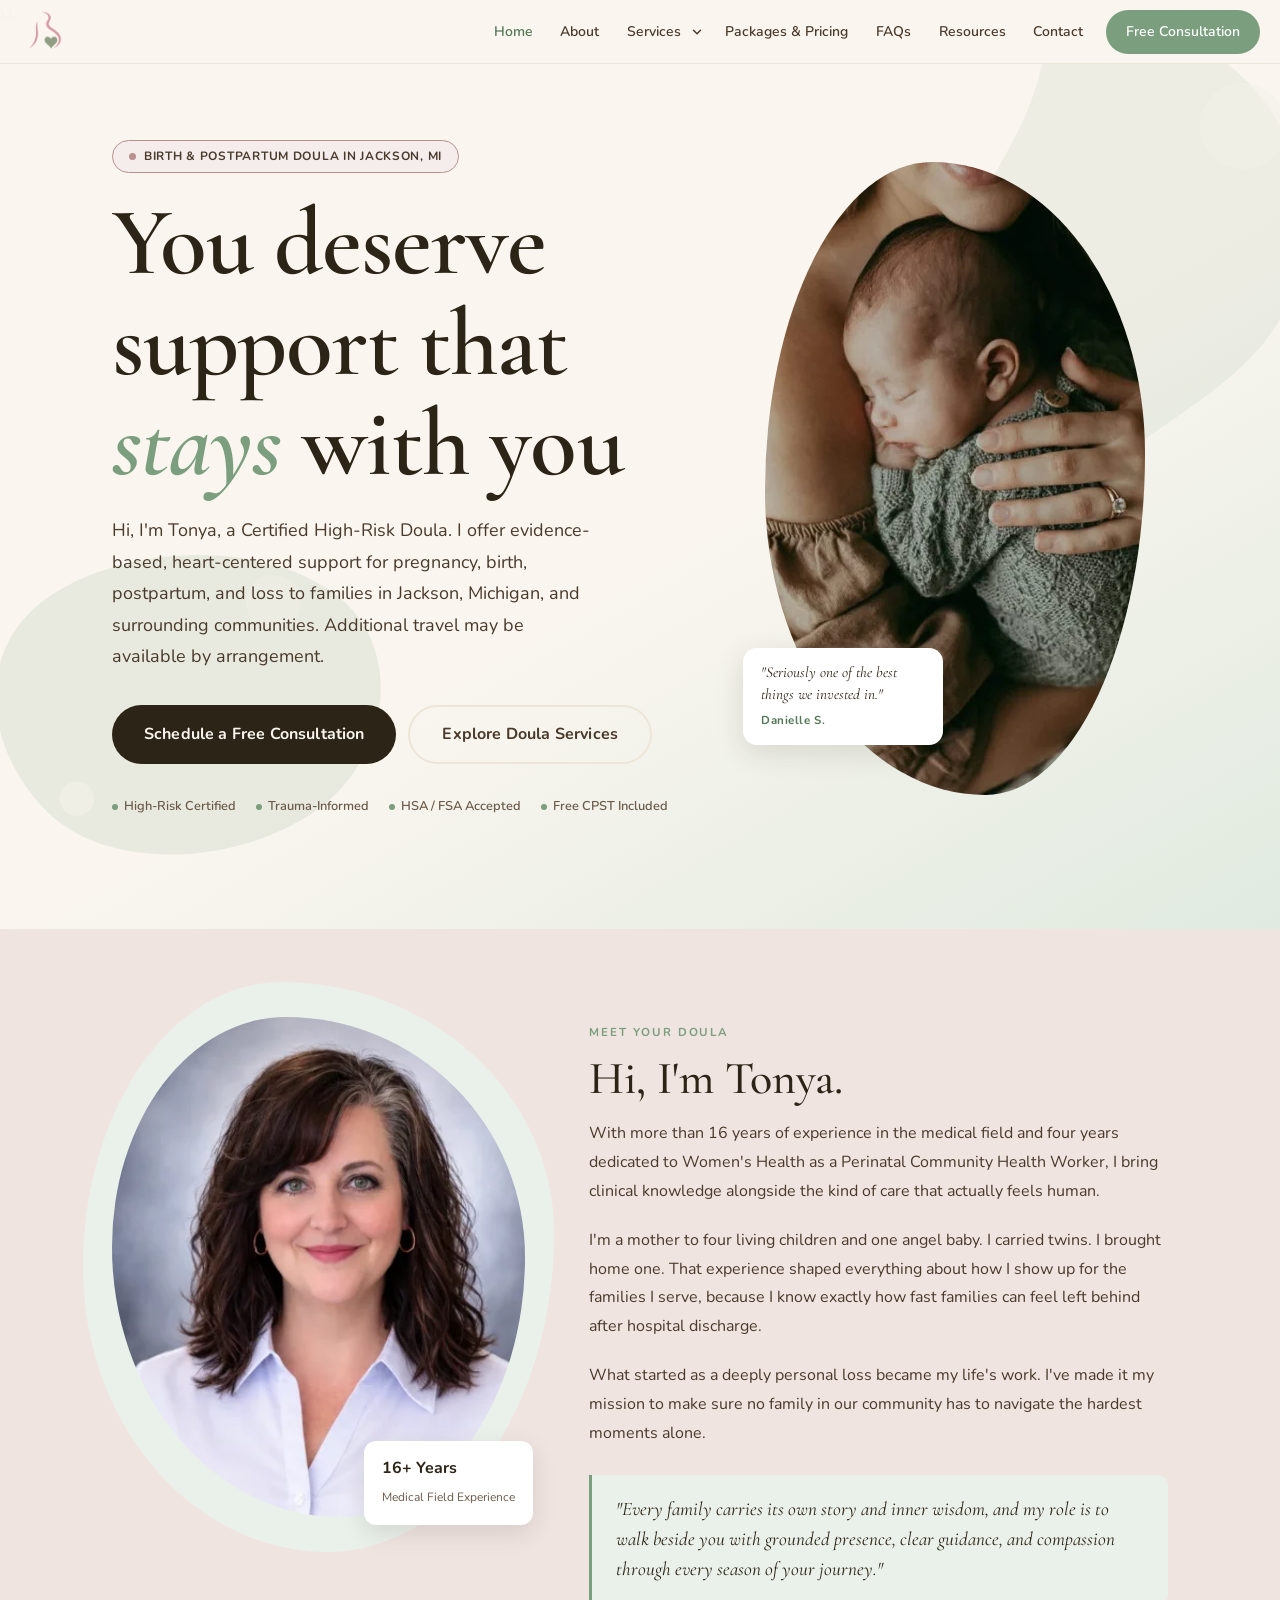
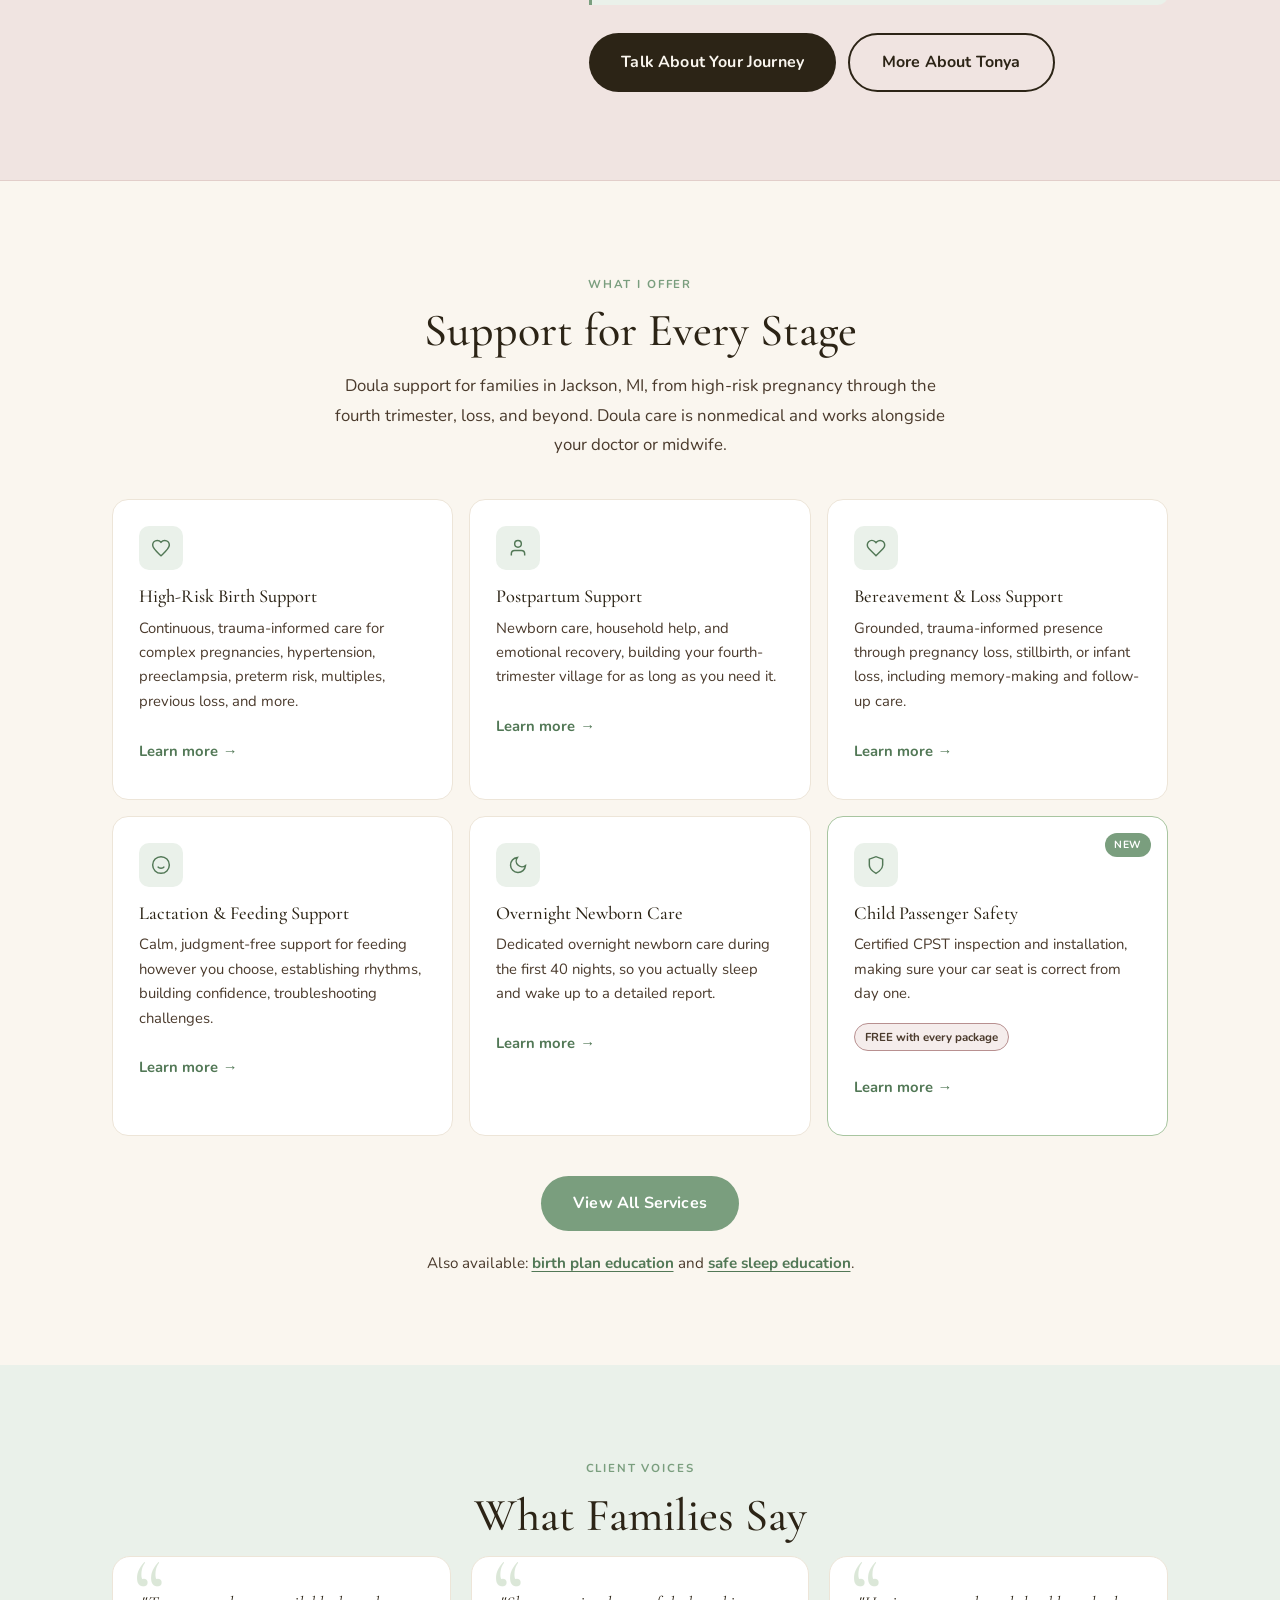
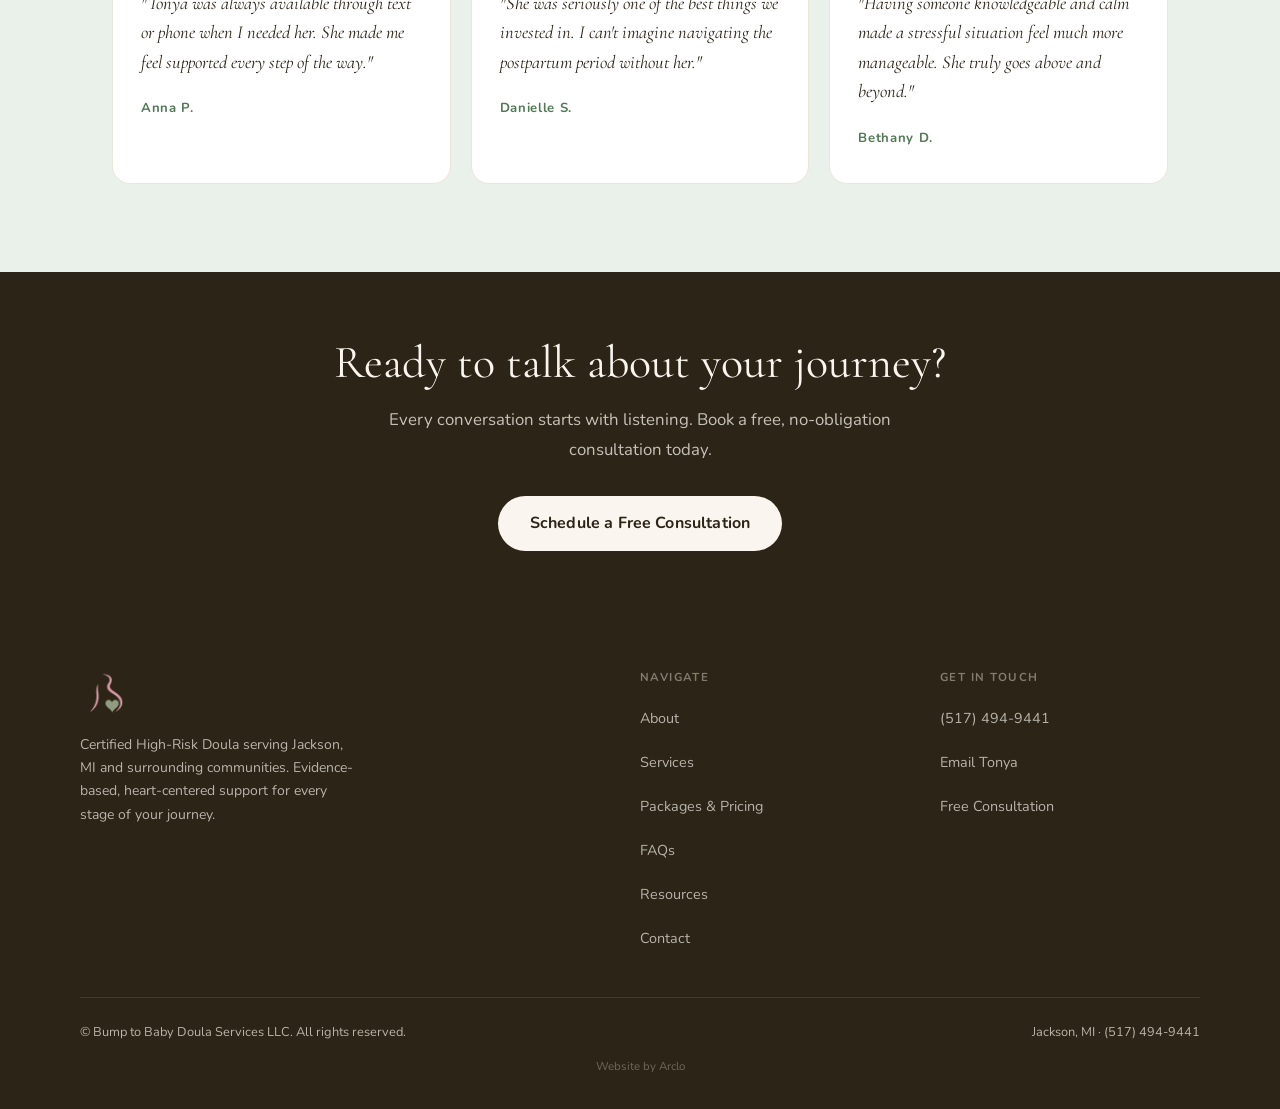
<file: index.html>
<!DOCTYPE html>
<html lang="en">
<head>
  <meta charset="UTF-8">
  <meta name="viewport" content="width=device-width, initial-scale=1.0">
  <title>Birth &amp; Postpartum Doula in Jackson, MI | Bump to Baby</title>
  <meta name="description" content="Compassionate birth, postpartum, and high-risk pregnancy doula support in Jackson, MI. Meet Tonya and schedule a free consultation.">
  <link rel="icon" type="image/png" href="Favicon-sm.png">
  <meta name="robots" content="index, follow">
  <link rel="canonical" href="https://www.bumpbabydoula.com/">
  <meta property="og:title" content="Birth &amp; Postpartum Doula in Jackson, MI | Bump to Baby">
  <meta property="og:description" content="Compassionate birth, postpartum, and high-risk pregnancy doula support in Jackson, MI. Meet Tonya and schedule a free consultation.">
  <meta property="og:type" content="website">
  <meta property="og:site_name" content="Bump to Baby Doula Services">
  <meta property="og:locale" content="en_US">
  <meta property="og:url" content="https://www.bumpbabydoula.com/">
  <meta property="og:image" content="https://www.bumpbabydoula.com/og-image.jpg">
  <meta property="og:image:type" content="image/jpeg">
  <meta property="og:image:width" content="1200">
  <meta property="og:image:height" content="630">
  <meta property="og:image:alt" content="Bump to Baby Doula Services, Jackson, MI: You deserve support that stays with you">
  <meta name="twitter:card" content="summary_large_image">
  <link rel="preconnect" href="https://fonts.googleapis.com">
  <link rel="preconnect" href="https://fonts.gstatic.com" crossorigin>
  <link rel="stylesheet" href="https://fonts.googleapis.com/css2?family=Cormorant+Garamond:ital,wght@0,400;0,500;0,600;1,400;1,500;1,600&family=Nunito:wght@400;500;600;700&display=swap">
  <link rel="stylesheet" href="styles.css">
  <script src="nav.js" defer></script>
  <style>
    /* ── HERO ─────────────────────────────────── */
    #hero {
      min-height: 100svh;
      display: flex;
      align-items: center;
      position: relative;
      overflow: hidden;
      background: linear-gradient(150deg, var(--cream) 55%, #e0eae0 100%);
    }

    .hero-deco {
      position: absolute;
      top: -5%; right: -8%;
      width: 50%; max-width: 480px;
      opacity: 0.09; pointer-events: none;
    }
    .hero-deco-bl {
      position: absolute;
      bottom: 4%; left: 0;
      width: 46%; max-width: 410px;
      opacity: 0.13; pointer-events: none;
      z-index: 0;
    }

    .hero-inner {
      position: relative; z-index: 1;
      max-width: 1120px; margin: 0 auto;
      padding: 2.5rem 1.25rem 3.5rem;
      display: grid;
      grid-template-columns: 1fr;
      gap: 2.75rem;
      align-items: center;
      width: 100%;
    }
    @media (min-width: 820px) {
      .hero-inner {
        grid-template-columns: 58fr 42fr;
        padding: 3rem 2rem;
      }
    }

    /* Credential pill */
    .hero-pill {
      display: inline-flex;
      align-items: center;
      gap: 0.5rem;
      background: var(--rose-pale);
      border: 1px solid var(--rose);
      border-radius: 100px;
      padding: 0.4rem 1rem;
      font-size: 0.75rem;
      font-weight: 700;
      letter-spacing: 0.06em;
      text-transform: uppercase;
      color: var(--mid);
      margin-bottom: 1.25rem;
    }
    .hero-pill-dot {
      width: 7px; height: 7px;
      border-radius: 50%;
      background: var(--rose);
      flex-shrink: 0;
    }

    .hero-h1-wrap { font-size: inherit; font-weight: inherit; line-height: inherit; }
    .hero-h1-wrap .hero-pill { font-family: 'Nunito', sans-serif; font-weight: 700; line-height: 1.5; }
    @media (max-width: 480px) { .hero-h1-wrap .hero-pill { font-size: 0.68rem; letter-spacing: 0.04em; border-radius: 18px; } }
    .hero-h1-wrap .hero-h1 { display: block; }
    /* THE BIG HEADLINE */
    .hero-h1 {
      font-size: clamp(3.25rem, 11vw, 6rem);
      font-weight: 600;
      line-height: 1.05;
      color: var(--dark);
      margin-bottom: 1.25rem;
      letter-spacing: -0.01em;
    }
    .hero-h1 em {
      font-style: italic;
      color: var(--sage);
    }

    .hero-sub {
      font-size: clamp(1rem, 2.5vw, 1.125rem);
      color: var(--mid);
      line-height: 1.75;
      max-width: 480px;
      margin-bottom: 2rem;
    }

    /* CTA group */
    .hero-ctas {
      display: flex;
      flex-direction: column;
      gap: 0.75rem;
      margin-bottom: 2rem;
    }
    @media (min-width: 480px) {
      .hero-ctas { flex-direction: row; flex-wrap: wrap; }
    }
    .hero-ctas .btn { width: 100%; }
    @media (min-width: 480px) {
      .hero-ctas .btn { width: auto; }
    }

    /* Trust badges */
    .trust-row {
      display: flex;
      flex-wrap: wrap;
      gap: 0.625rem 1.25rem;
    }
    .trust-item {
      display: flex;
      align-items: center;
      gap: 0.375rem;
      font-size: 0.8rem;
      font-weight: 600;
      color: var(--muted);
    }
    .trust-dot {
      width: 6px; height: 6px;
      border-radius: 50%;
      background: var(--sage);
      flex-shrink: 0;
    }

    /* Hero image side */
    .hero-img-col {
      position: relative;
      display: flex;
      justify-content: center;
    }
    .hero-blob {
      display: none;
    }
    .hero-img-col img {
      position: relative; z-index: 1;
      width: 100%; max-width: 380px;
      border-radius: 44% 56% 42% 58% / 52% 46% 54% 48%;
      object-fit: cover;
      object-position: center 12%;
      aspect-ratio: 4/5;
      display: block;
    }
    .hero-quote-card {
      position: absolute;
      bottom: 8%; left: 0;
      z-index: 2;
      background: var(--white);
      border-radius: 14px;
      padding: 0.875rem 1.125rem;
      box-shadow: 0 8px 28px rgba(44,36,22,0.13);
      max-width: 200px;
    }
    .hero-quote-card p {
      font-family: 'Cormorant Garamond', serif;
      font-size: 0.95rem; font-style: italic;
      color: var(--dark); line-height: 1.4;
    }
    .hero-quote-card cite {
      display: block;
      font-size: 0.72rem; font-weight: 700;
      color: var(--sage-dk); font-style: normal;
      letter-spacing: 0.05em; margin-top: 0.4rem;
    }

    /* ── HI I'M TONYA ────────────────────────── */
    #about-tonya {
      background: #F0E4E1;
      border-bottom: 1px solid #E2CECA;
    }
    .about-tonya-grid {
      display: grid;
      grid-template-columns: 1fr;
      gap: 3rem;
      align-items: start;
    }
    @media (min-width: 768px) {
      .about-tonya-grid { grid-template-columns: 5fr 7fr; gap: 4rem; }
    }
    .about-tonya-img-wrap { position: relative; }
    .about-tonya-blob {
      position: absolute; inset: -7%;
      background: var(--sage-pale);
      border-radius: 42% 58% 48% 52% / 50% 44% 56% 50%;
      z-index: 0;
    }
    .about-tonya-img-wrap img {
      position: relative; z-index: 1; width: 100%;
      border-radius: 42% 58% 45% 55% / 46% 48% 52% 54%;
      object-fit: cover; aspect-ratio: 4/5;
    }
    .about-tonya-cred-chip {
      position: absolute; bottom: -0.5rem; right: -0.5rem; z-index: 2;
      background: var(--white); border-radius: 12px;
      padding: 0.875rem 1.125rem;
      box-shadow: 0 8px 24px rgba(44,36,22,0.12);
    }
    .about-tonya-cred-chip strong { display: block; font-size: 1rem; color: var(--dark); }
    .about-tonya-cred-chip span { font-size: 0.75rem; color: var(--muted); }
    .about-tonya-text p { color: var(--mid); margin-bottom: 1.25rem; font-size: 1rem; line-height: 1.8; }
    .about-tonya-pull {
      background: var(--sage-pale);
      border-left: 3px solid var(--sage);
      border-radius: 0 10px 10px 0;
      padding: 1.25rem 1.5rem; margin: 1.75rem 0;
    }
    .about-tonya-pull p {
      font-family: 'Cormorant Garamond', serif;
      font-size: 1.2rem; font-style: italic;
      color: var(--dark); line-height: 1.55; margin: 0;
    }
    .about-tonya-chips { display: flex; flex-wrap: wrap; gap: 0.45rem; margin-top: 1.5rem; }
    .about-tonya-chip {
      background: var(--sage-pale); color: var(--sage-dk);
      border: 1px solid var(--sage-lt);
      border-radius: 100px; padding: 0.35rem 0.875rem;
      font-size: 0.78rem; font-weight: 700;
    }
    .about-tonya-fun {
      margin-top: 2rem;
      background: var(--white);
      border: 1px solid #E2CECA;
      border-radius: 16px;
      padding: 1.5rem;
    }
    .about-tonya-fun h3 { font-size: 1.15rem; font-weight: 500; margin-bottom: 0.5rem; color: var(--dark); }
    .about-tonya-fun p { font-size: 0.95rem; color: var(--mid); margin-bottom: 0; }

    /* ── SERVICES TEASER ──────────────────────── */
    #services-teaser { background: var(--cream); }

    .svc-teaser-grid {
      display: grid;
      grid-template-columns: 1fr;
      gap: 1rem;
    }
    @media (min-width: 540px) {
      .svc-teaser-grid { grid-template-columns: 1fr 1fr; }
    }
    @media (min-width: 900px) {
      .svc-teaser-grid { grid-template-columns: repeat(3, 1fr); }
    }

    .svc-teaser-card {
      background: var(--white);
      border: 1px solid var(--cream-dk);
      border-radius: 16px;
      padding: 1.625rem;
      transition: transform 0.2s, box-shadow 0.2s;
      position: relative;
    }
    .svc-teaser-card:hover {
      transform: translateY(-2px);
      box-shadow: 0 10px 28px rgba(44,36,22,0.08);
    }
    .svc-new-tag {
      position: absolute; top: 1rem; right: 1rem;
      background: var(--sage); color: #fff;
      font-size: 0.65rem; font-weight: 700;
      letter-spacing: 0.08em; text-transform: uppercase;
      padding: 0.2rem 0.55rem; border-radius: 100px;
    }
    .svc-icon {
      width: 44px; height: 44px;
      background: var(--sage-pale);
      border-radius: 10px;
      display: flex; align-items: center; justify-content: center;
      margin-bottom: 1rem;
    }
    .svc-icon svg {
      width: 20px; height: 20px;
      stroke: var(--sage-dk); fill: none; stroke-width: 1.75;
    }
    .svc-teaser-card h3 {
      font-size: 1.15rem; font-weight: 500;
      margin-bottom: 0.5rem;
    }
    .svc-teaser-card p {
      font-size: 0.925rem;
      color: var(--mid);
      line-height: 1.65;
      margin-bottom: 1rem;
    }
    .svc-free-tag {
      display: inline-block;
      background: var(--rose-pale);
      color: var(--mid);
      border: 1px solid var(--rose);
      border-radius: 100px;
      font-size: 0.72rem; font-weight: 700;
      padding: 0.2rem 0.65rem;
      margin-bottom: 0.875rem;
    }
    .svc-all-row {
      text-align: center;
      margin-top: 2.5rem;
    }

    /* ── MOBILE-ONLY CAROUSEL ─────────────────────── */
    .mob-car-arrow { display: none; }
    .mob-car-dots  { display: none; }

    @media (max-width: 767px) {
      /* Outer row: [arrow] [viewport] [arrow] */
      .mob-car-outer {
        display: flex;
        align-items: center;
        gap: 0.5rem;
      }
      .mob-car-vp {
        flex: 1;
        min-width: 0;
        overflow: hidden;
      }

      /* Arrow buttons — 44px tap target */
      .mob-car-arrow {
        display: flex;
        align-items: center;
        justify-content: center;
        flex-shrink: 0;
        width: 44px; height: 44px;
        border-radius: 50%;
        border: 1.5px solid var(--cream-dk);
        background: var(--white);
        color: var(--dark);
        cursor: pointer;
        padding: 0;
        transition: background 0.18s, border-color 0.18s;
      }
      .mob-car-arrow:hover, .mob-car-arrow:active {
        background: var(--sage-pale);
        border-color: var(--sage);
      }
      .mob-car-arrow svg {
        width: 18px; height: 18px;
        stroke: currentColor; fill: none;
        stroke-width: 2; stroke-linecap: round; stroke-linejoin: round;
        pointer-events: none;
      }

      /* Services grid → flex track on mobile */
      .svc-teaser-grid {
        display: flex !important;
        gap: 0 !important;
        transition: transform 0.42s cubic-bezier(0.25, 0.46, 0.45, 0.94);
        will-change: transform;
      }
      .svc-teaser-card {
        flex: 0 0 100% !important;
        min-width: 0 !important;
        width: 100% !important;
      }

      /* Testimonials grid → flex track on mobile */
      .test-grid {
        display: flex !important;
        gap: 0 !important;
        transition: transform 0.42s cubic-bezier(0.25, 0.46, 0.45, 0.94);
        will-change: transform;
      }
      .test-card {
        flex: 0 0 100% !important;
        min-width: 0 !important;
        width: 100% !important;
      }

      /* Dot indicators */
      .mob-car-dots {
        display: flex;
        justify-content: center;
        align-items: center;
        gap: 0.5rem;
        margin-top: 1.25rem;
      }
      .mob-dot {
        width: 8px; height: 8px;
        border-radius: 100px;
        border: none;
        background: var(--cream-dk);
        cursor: pointer;
        padding: 0;
        transition: background 0.22s, width 0.22s;
      }
      .mob-dot.active {
        background: var(--sage);
        width: 22px;
      }
    }
  </style>
  <script type="application/ld+json">
{
  "@context": "https://schema.org",
  "@graph": [
    {
      "@type": "LocalBusiness",
      "@id": "https://www.bumpbabydoula.com/#business",
      "name": "Bump to Baby Doula Services LLC",
      "alternateName": "Bump to Baby Doula Services",
      "url": "https://www.bumpbabydoula.com/",
      "image": "https://www.bumpbabydoula.com/og-image.jpg",
      "logo": "https://www.bumpbabydoula.com/Brand%20Assets/Logo.png",
      "telephone": "+1-517-494-9441",
      "email": "hello@bumpbabydoula.com",
      "description": "Doula services in Jackson, Michigan: birth, postpartum, high-risk pregnancy, bereavement, lactation, overnight newborn care, and birth planning support.",
      "address": {
        "@type": "PostalAddress",
        "addressLocality": "Jackson",
        "addressRegion": "MI",
        "addressCountry": "US"
      },
      "areaServed": "Jackson, Michigan and surrounding communities",
      "makesOffer": [
        {
          "@type": "Offer",
          "itemOffered": {
            "@type": "Service",
            "name": "High-Risk Pregnancy and Birth Doula Support",
            "url": "https://www.bumpbabydoula.com/high-risk-birth-support.html"
          }
        },
        {
          "@type": "Offer",
          "itemOffered": {
            "@type": "Service",
            "name": "Postpartum Doula Support",
            "url": "https://www.bumpbabydoula.com/postpartum-support.html"
          }
        },
        {
          "@type": "Offer",
          "itemOffered": {
            "@type": "Service",
            "name": "Pregnancy and Infant Loss Doula Support",
            "url": "https://www.bumpbabydoula.com/bereavement-loss-support.html"
          }
        },
        {
          "@type": "Offer",
          "itemOffered": {
            "@type": "Service",
            "name": "Lactation and Infant Feeding Support",
            "url": "https://www.bumpbabydoula.com/lactation-specialist.html"
          }
        },
        {
          "@type": "Offer",
          "itemOffered": {
            "@type": "Service",
            "name": "Birth Planning and Education",
            "url": "https://www.bumpbabydoula.com/birth-plan-education.html"
          }
        },
        {
          "@type": "Offer",
          "itemOffered": {
            "@type": "Service",
            "name": "Overnight Newborn Care",
            "url": "https://www.bumpbabydoula.com/overnight-nourish-support.html"
          }
        },
        {
          "@type": "Offer",
          "itemOffered": {
            "@type": "Service",
            "name": "Car Seat Inspection and Installation",
            "url": "https://www.bumpbabydoula.com/child-passenger-safety.html"
          }
        },
        {
          "@type": "Offer",
          "itemOffered": {
            "@type": "Service",
            "name": "Safe Sleep Education",
            "url": "https://www.bumpbabydoula.com/safe-sleep-ambassador.html"
          }
        }
      ]
    },
    {
      "@type": "WebSite",
      "@id": "https://www.bumpbabydoula.com/#website",
      "url": "https://www.bumpbabydoula.com/",
      "name": "Bump to Baby Doula Services",
      "publisher": {
        "@id": "https://www.bumpbabydoula.com/#business"
      }
    }
  ]
}
  </script>
</head>
\1\n<a class="skip-link" href="#main">Skip to main content</a>

<!-- NAV -->
<nav aria-label="Main">
  <a href="index.html" class="nav-logo">
    <img src="Brand Assets/Logo-sm.png" width="53" height="46" alt="Bump to Baby Doula Services">
  </a>
  <ul class="nav-links">
    <li><a href="index.html">Home</a></li>
    <li><a href="about.html">About</a></li>
    <li class="has-dd">
      <a href="services.html" class="dd-link">Services</a>
      <button type="button" class="dd-toggle" aria-expanded="false" aria-controls="svc-dd" aria-label="Services menu"><svg viewBox="0 0 24 24" aria-hidden="true" focusable="false"><polyline points="6 9 12 15 18 9"/></svg></button>
      <ul class="dd-menu" id="svc-dd">
        <li><a href="high-risk-birth-support.html">High-Risk Birth Support</a></li>
        <li><a href="postpartum-support.html">Postpartum Support</a></li>
        <li><a href="bereavement-loss-support.html">Bereavement &amp; Loss Support</a></li>
        <li><a href="lactation-specialist.html">Lactation Specialist</a></li>
        <li><a href="birth-plan-education.html">Birth Plan Education</a></li>
        <li><a href="overnight-nourish-support.html">Overnight Nourish &amp; Support</a></li>
        <li><a href="child-passenger-safety.html">Child Passenger Safety (CPST)</a></li>
        <li><a href="safe-sleep-ambassador.html">Safe Sleep Ambassador</a></li>
        <li class="dd-all"><a href="services.html">View All Services</a></li>
      </ul>
    </li>
    <li><a href="packages.html">Packages &amp; Pricing</a></li>
    <li><a href="faq.html">FAQs</a></li>
    <li><a href="resources.html">Resources</a></li>
    <li><a href="contact.html">Contact</a></li>
    <li><a href="contact.html" class="nav-cta-btn">Free Consultation</a></li>
  </ul>
  <button class="hamburger" onclick="toggleMenu()" aria-label="Menu" aria-controls="mob" aria-expanded="false">
    <span></span><span></span><span></span>
  </button>
</nav>
<div class="mobile-menu" id="mob">
  <a href="index.html">Home</a>
  <a href="about.html">About</a>
  <div class="mob-svc">
    <div class="mob-svc-row">
      <a href="services.html">Services</a>
      <button type="button" class="mob-svc-toggle" aria-expanded="false" aria-controls="mob-svc-list" aria-label="Show service pages"><svg viewBox="0 0 24 24" aria-hidden="true" focusable="false"><polyline points="6 9 12 15 18 9"/></svg></button>
    </div>
    <div class="mob-svc-list" id="mob-svc-list" hidden>
      <a href="high-risk-birth-support.html">High-Risk Birth Support</a>
      <a href="postpartum-support.html">Postpartum Support</a>
      <a href="bereavement-loss-support.html">Bereavement &amp; Loss Support</a>
      <a href="lactation-specialist.html">Lactation Specialist</a>
      <a href="birth-plan-education.html">Birth Plan Education</a>
      <a href="overnight-nourish-support.html">Overnight Nourish &amp; Support</a>
      <a href="child-passenger-safety.html">Child Passenger Safety (CPST)</a>
      <a href="safe-sleep-ambassador.html">Safe Sleep Ambassador</a>
      <a href="services.html" class="mob-svc-all">View All Services</a>
    </div>
  </div>
  <a href="packages.html">Packages &amp; Pricing</a>
  <a href="faq.html">FAQs</a>
  <a href="resources.html">Resources</a>
  <a href="contact.html">Contact</a>
  <a href="contact.html" class="mob-cta">Book Free Consultation</a>
</div>

<!-- HERO -->
<section id="hero">
  <svg class="hero-deco" viewBox="0 0 500 550" xmlns="http://www.w3.org/2000/svg" aria-hidden="true">
    <path d="M250 40 C370 70 440 180 415 295 C390 410 275 445 195 520 C115 595 40 565 25 455 C10 345 75 240 120 155 C165 70 130 10 250 40Z" fill="#7A9E7E"/>
    <circle cx="355" cy="148" r="45" fill="#A8C5A0" opacity="0.55"/>
    <circle cx="148" cy="370" r="28" fill="#A8C5A0" opacity="0.38"/>
  </svg>

  <svg class="hero-deco-bl" viewBox="0 0 480 420" xmlns="http://www.w3.org/2000/svg" aria-hidden="true">
    <path d="M55 75 C140 15 295 5 385 65 C475 125 460 255 375 320 C290 385 130 400 55 325 C-20 250 -30 135 55 75Z" fill="#7A9E7E"/>
    <circle cx="320" cy="80" r="32" fill="#A8C5A0" opacity="0.5"/>
    <circle cx="90" cy="310" r="20" fill="#FAF6EF" opacity="0.45"/>
  </svg>

  <div class="hero-inner" id="main" tabindex="-1">
    <div>
      <h1 class="hero-h1-wrap">
        <span class="hero-pill">
          <span class="hero-pill-dot"></span>
          Birth &amp; Postpartum Doula in Jackson, MI
        </span>
        <span class="hero-h1">
          You deserve<br>
          support that<br>
          <em>stays</em> with you
        </span>
      </h1>

      <p class="hero-sub">
        Hi, I'm Tonya, a Certified High-Risk Doula. I offer evidence-based, heart-centered support for pregnancy, birth, postpartum, and loss to families in Jackson, Michigan, and surrounding communities. Additional travel may be available by arrangement.
      </p>

      <div class="hero-ctas">
        <a href="contact.html" class="btn btn-dark btn-hero">Schedule a Free Consultation</a>
        <a href="services.html" class="btn btn-outline btn-hero">Explore Doula Services</a>
      </div>

      <div class="trust-row">
        <span class="trust-item"><span class="trust-dot"></span>High-Risk Certified</span>
        <span class="trust-item"><span class="trust-dot"></span>Trauma-Informed</span>
        <span class="trust-item"><span class="trust-dot"></span>HSA / FSA Accepted</span>
        <span class="trust-item"><span class="trust-dot"></span>Free CPST Included</span>
      </div>
    </div>

    <div class="hero-img-col">
      <div class="hero-blob"></div>
      <img src="New hero.webp" width="567" height="633" fetchpriority="high" alt="Tonya, Certified High-Risk Doula serving Jackson, MI">
      <div class="hero-quote-card">
        <p>"Seriously one of the best things we invested in."</p>
        <cite>Danielle S.</cite>
      </div>
    </div>
  </div>
</section>

<!-- HI I'M TONYA -->
<section id="about-tonya">
  <div class="inner">
    <div class="about-tonya-grid">

      <div class="about-tonya-img-wrap rev">
        <div class="about-tonya-blob"></div>
        <img src="hiii.webp" width="386" height="500" loading="lazy" decoding="async" alt="Tonya, Certified High-Risk Doula">
        <div class="about-tonya-cred-chip">
          <strong>16+ Years</strong>
          <span>Medical Field Experience</span>
        </div>
      </div>

      <div class="about-tonya-text rev" style="transition-delay:0.1s">
        <span class="lbl">Meet Your Doula</span>
        <h2 class="h2">Hi, I'm Tonya.</h2>

        <p>With more than 16 years of experience in the medical field and four years dedicated to Women's Health as a Perinatal Community Health Worker, I bring clinical knowledge alongside the kind of care that actually feels human.</p>

        <p>I'm a mother to four living children and one angel baby. I carried twins. I brought home one. That experience shaped everything about how I show up for the families I serve, because I know exactly how fast families can feel left behind after hospital discharge.</p>

        <p>What started as a deeply personal loss became my life's work. I've made it my mission to make sure no family in our community has to navigate the hardest moments alone.</p>

        <div class="about-tonya-pull">
          <p>"Every family carries its own story and inner wisdom, and my role is to walk beside you with grounded presence, clear guidance, and compassion through every season of your journey."</p>
        </div>

        <div style="margin-top:1.75rem; display:flex; flex-wrap:wrap; gap:0.75rem;">
          <a href="contact.html" class="btn btn-dark">Talk About Your Journey</a>
          <a href="about.html" class="btn btn-outline" style="border:2px solid var(--dark);color:var(--dark);font-weight:700;">More About Tonya</a>
        </div>
      </div>

    </div>
  </div>
</section>

<!-- SERVICES TEASER -->
<section id="services-teaser">
  <div class="inner">
    <div class="tc">
      <span class="lbl">What I Offer</span>
      <h2 class="h2">Support for Every Stage</h2>
      <p class="sub">Doula support for families in Jackson, MI, from high-risk pregnancy through the fourth trimester, loss, and beyond. Doula care is nonmedical and works alongside your doctor or midwife.</p>
    </div>

    <div class="mob-car-outer" id="svcCarOuter">
      <button class="mob-car-arrow mob-car-prev" aria-label="Previous service">
        <svg viewBox="0 0 24 24"><polyline points="15 18 9 12 15 6"/></svg>
      </button>
      <div class="mob-car-vp">
        <div class="svc-teaser-grid" id="svcTeaserTrack">

      <div class="svc-teaser-card rev">
        <div class="svc-icon">
          <svg viewBox="0 0 24 24"><path d="M12 21.35l-1.45-1.32C5.4 15.36 2 12.28 2 8.5 2 5.42 4.42 3 7.5 3c1.74 0 3.41.81 4.5 2.09C13.09 3.81 14.76 3 16.5 3 19.58 3 22 5.42 22 8.5c0 3.78-3.4 6.86-8.55 11.54L12 21.35z"/></svg>
        </div>
        <h3>High-Risk Birth Support</h3>
        <p>Continuous, trauma-informed care for complex pregnancies, hypertension, preeclampsia, preterm risk, multiples, previous loss, and more.</p>
        <a href="high-risk-birth-support.html" class="arr-link">Learn more</a>
      </div>

      <div class="svc-teaser-card rev d1">
        <div class="svc-icon">
          <svg viewBox="0 0 24 24"><path d="M20 21v-2a4 4 0 0 0-4-4H8a4 4 0 0 0-4 4v2"/><circle cx="12" cy="7" r="4"/></svg>
        </div>
        <h3>Postpartum Support</h3>
        <p>Newborn care, household help, and emotional recovery, building your fourth-trimester village for as long as you need it.</p>
        <a href="postpartum-support.html" class="arr-link">Learn more</a>
      </div>

      <div class="svc-teaser-card rev d2">
        <div class="svc-icon">
          <svg viewBox="0 0 24 24"><path d="M20.84 4.61a5.5 5.5 0 0 0-7.78 0L12 5.67l-1.06-1.06a5.5 5.5 0 0 0-7.78 7.78l1.06 1.06L12 21.23l7.78-7.78 1.06-1.06a5.5 5.5 0 0 0 0-7.78z"/></svg>
        </div>
        <h3>Bereavement &amp; Loss Support</h3>
        <p>Grounded, trauma-informed presence through pregnancy loss, stillbirth, or infant loss, including memory-making and follow-up care.</p>
        <a href="bereavement-loss-support.html" class="arr-link">Learn more</a>
      </div>

      <div class="svc-teaser-card rev">
        <div class="svc-icon">
          <svg viewBox="0 0 24 24"><circle cx="12" cy="12" r="10"/><path d="M8 14s1.5 2 4 2 4-2 4-2"/><line x1="9" y1="9" x2="9.01" y2="9"/><line x1="15" y1="9" x2="15.01" y2="9"/></svg>
        </div>
        <h3>Lactation &amp; Feeding Support</h3>
        <p>Calm, judgment-free support for feeding however you choose, establishing rhythms, building confidence, troubleshooting challenges.</p>
        <a href="lactation-specialist.html" class="arr-link">Learn more</a>
      </div>

      <div class="svc-teaser-card rev d1">
        <div class="svc-icon">
          <svg viewBox="0 0 24 24"><path d="M21 12.79A9 9 0 1 1 11.21 3 7 7 0 0 0 21 12.79z"/></svg>
        </div>
        <h3>Overnight Newborn Care</h3>
        <p>Dedicated overnight newborn care during the first 40 nights, so you actually sleep and wake up to a detailed report.</p>
        <a href="overnight-nourish-support.html" class="arr-link">Learn more</a>
      </div>

      <div class="svc-teaser-card rev d2" style="border-color:var(--sage-lt);">
        <span class="svc-new-tag">New</span>
        <div class="svc-icon">
          <svg viewBox="0 0 24 24"><path d="M12 22s8-4 8-10V5l-8-3-8 3v7c0 6 8 10 8 10z"/></svg>
        </div>
        <h3>Child Passenger Safety</h3>
        <p>Certified CPST inspection and installation, making sure your car seat is correct from day one.</p>
        <span class="svc-free-tag">FREE with every package</span><br>
        <a href="child-passenger-safety.html" class="arr-link">Learn more</a>
      </div>

        </div><!-- /svc-teaser-grid -->
      </div><!-- /mob-car-vp -->
      <button class="mob-car-arrow mob-car-next" aria-label="Next service">
        <svg viewBox="0 0 24 24"><polyline points="9 18 15 12 9 6"/></svg>
      </button>
    </div><!-- /svcCarOuter -->
    <div class="mob-car-dots" id="svcTeaserDots"></div>

    <div class="svc-all-row">
      <a href="services.html" class="btn btn-sage">View All Services</a>
    </div>
    <p class="hero-also">Also available: <a href="birth-plan-education.html">birth plan education</a> and <a href="safe-sleep-ambassador.html">safe sleep education</a>.</p>
  </div>
</section>

<!-- TESTIMONIALS -->
<section id="testimonials-section">
  <div class="inner">
    <div class="tc">
      <span class="lbl">Client Voices</span>
      <h2 class="h2">What Families Say</h2>
    </div>
    <div class="mob-car-outer" id="tstCarOuter">
      <button class="mob-car-arrow mob-car-prev" aria-label="Previous testimonial">
        <svg viewBox="0 0 24 24"><polyline points="15 18 9 12 15 6"/></svg>
      </button>
      <div class="mob-car-vp">
        <div class="test-grid" id="tstTrack">
      <div class="test-card rev">
        <blockquote>"Tonya was always available through text or phone when I needed her. She made me feel supported every step of the way."</blockquote>
        <cite>Anna P.</cite>
      </div>
      <div class="test-card rev d1">
        <blockquote>"She was seriously one of the best things we invested in. I can't imagine navigating the postpartum period without her."</blockquote>
        <cite>Danielle S.</cite>
      </div>
      <div class="test-card rev d2">
        <blockquote>"Having someone knowledgeable and calm made a stressful situation feel much more manageable. She truly goes above and beyond."</blockquote>
        <cite>Bethany D.</cite>
      </div>
        </div><!-- /test-grid -->
      </div><!-- /mob-car-vp -->
      <button class="mob-car-arrow mob-car-next" aria-label="Next testimonial">
        <svg viewBox="0 0 24 24"><polyline points="9 18 15 12 9 6"/></svg>
      </button>
    </div><!-- /tstCarOuter -->
    <div class="mob-car-dots" id="tstDots"></div>
  </div>
</section>

<!-- FINAL CTA BAND -->
<div class="cta-band">
  <h2>Ready to talk about your journey?</h2>
  <p>Every conversation starts with listening. Book a free, no-obligation consultation today.</p>
  <a href="contact.html" class="btn btn-cream btn-white">Schedule a Free Consultation</a>
</div>

<!-- FOOTER -->
<footer>
  <div class="footer-in">
    <div class="footer-top">
      <div class="f-brand">
        <img src="Brand Assets/Logo-sm.png" width="53" height="46" alt="Bump to Baby Doula Services">
        <p>Certified High-Risk Doula serving Jackson, MI and surrounding communities. Evidence-based, heart-centered support for every stage of your journey.</p>
      </div>
      <div class="f-col">
        <h4>Navigate</h4>
        <ul>
          <li><a href="about.html">About</a></li>
          <li><a href="services.html">Services</a></li>
          <li><a href="packages.html">Packages &amp; Pricing</a></li>
          <li><a href="faq.html">FAQs</a></li>
          <li><a href="resources.html">Resources</a></li>
          <li><a href="contact.html">Contact</a></li>
        </ul>
      </div>
      <div class="f-col">
        <h4>Get in Touch</h4>
        <ul>
          <li><a href="tel:5174949441">(517) 494-9441</a></li>
          <li><a href="mailto:hello@bumpbabydoula.com">Email Tonya</a></li>
          <li><a href="contact.html">Free Consultation</a></li>
        </ul>
      </div>
    </div>
    <div class="footer-bot">
      <p>&copy; Bump to Baby Doula Services LLC. All rights reserved.</p>
      <p>Jackson, MI · (517) 494-9441</p>
    </div>
    <p class="footer-credit">Website by <a href="https://getarclo.com" target="_blank" rel="noopener">Arclo</a></p>
  </div>
</footer>

<script>
  function toggleMenu() { document.getElementById('mob').classList.toggle('open'); }
  document.addEventListener('click', e => {
    const mob = document.getElementById('mob');
    if (mob.classList.contains('open') && !mob.contains(e.target) && !e.target.closest('.hamburger')) {
      mob.classList.remove('open');
    }
  });
  document.querySelectorAll('.mobile-menu a:not(.mob-cta)').forEach(a => {
    a.addEventListener('click', () => document.getElementById('mob').classList.remove('open'));
  });

  // Active nav
  const page = location.pathname.split('/').pop() || 'index.html';
  document.querySelectorAll('.nav-links a, .mobile-menu a').forEach(a => {
    if (a.getAttribute('href') === page) a.classList.add('active');
  });

  // Scroll reveal
  const io = new IntersectionObserver(entries => {
    entries.forEach(e => { if (e.isIntersecting) { e.target.classList.add('in'); io.unobserve(e.target); } });
  }, { threshold: 0.1, rootMargin: '0px 0px -30px 0px' });
  document.querySelectorAll('.rev').forEach(el => io.observe(el));

  // Mobile-only carousels (< 768px)
  (function () {
    if (window.innerWidth >= 768) return;

    function initCar(track, dotsEl, prevBtn, nextBtn) {
      const items = Array.from(track.children);
      let cur = 0;

      // Reveal all cards immediately — bypass scroll animation
      items.forEach(el => el.classList.add('in'));

      // Build dot buttons
      function buildDots() {
        dotsEl.innerHTML = '';
        items.forEach((_, i) => {
          const btn = document.createElement('button');
          btn.className = 'mob-dot' + (i === 0 ? ' active' : '');
          btn.setAttribute('aria-label', 'Go to slide ' + (i + 1));
          btn.addEventListener('click', () => goTo(i));
          dotsEl.appendChild(btn);
        });
      }

      function goTo(idx) {
        cur = ((idx % items.length) + items.length) % items.length;
        track.style.transform = 'translateX(-' + (cur * items[0].offsetWidth) + 'px)';
        Array.from(dotsEl.children).forEach((d, i) => d.classList.toggle('active', i === cur));
      }

      prevBtn.addEventListener('click', () => goTo(cur - 1));
      nextBtn.addEventListener('click', () => goTo(cur + 1));

      // Touch swipe
      let startX = 0;
      const vp = track.parentElement;
      vp.addEventListener('touchstart', e => { startX = e.changedTouches[0].clientX; }, { passive: true });
      vp.addEventListener('touchend', e => {
        const dx = e.changedTouches[0].clientX - startX;
        if (Math.abs(dx) > 40) goTo(dx < 0 ? cur + 1 : cur - 1);
      }, { passive: true });

      buildDots();
      goTo(0);
    }

    // Services carousel
    const svcTrack = document.getElementById('svcTeaserTrack');
    const svcDots  = document.getElementById('svcTeaserDots');
    const svcPrev  = document.querySelector('#svcCarOuter .mob-car-prev');
    const svcNext  = document.querySelector('#svcCarOuter .mob-car-next');
    if (svcTrack) initCar(svcTrack, svcDots, svcPrev, svcNext);

    // Testimonials carousel
    const tstTrack = document.getElementById('tstTrack');
    const tstDots  = document.getElementById('tstDots');
    const tstPrev  = document.querySelector('#tstCarOuter .mob-car-prev');
    const tstNext  = document.querySelector('#tstCarOuter .mob-car-next');
    if (tstTrack) initCar(tstTrack, tstDots, tstPrev, tstNext);
  })();
</script>
</body>
</html>
</file>
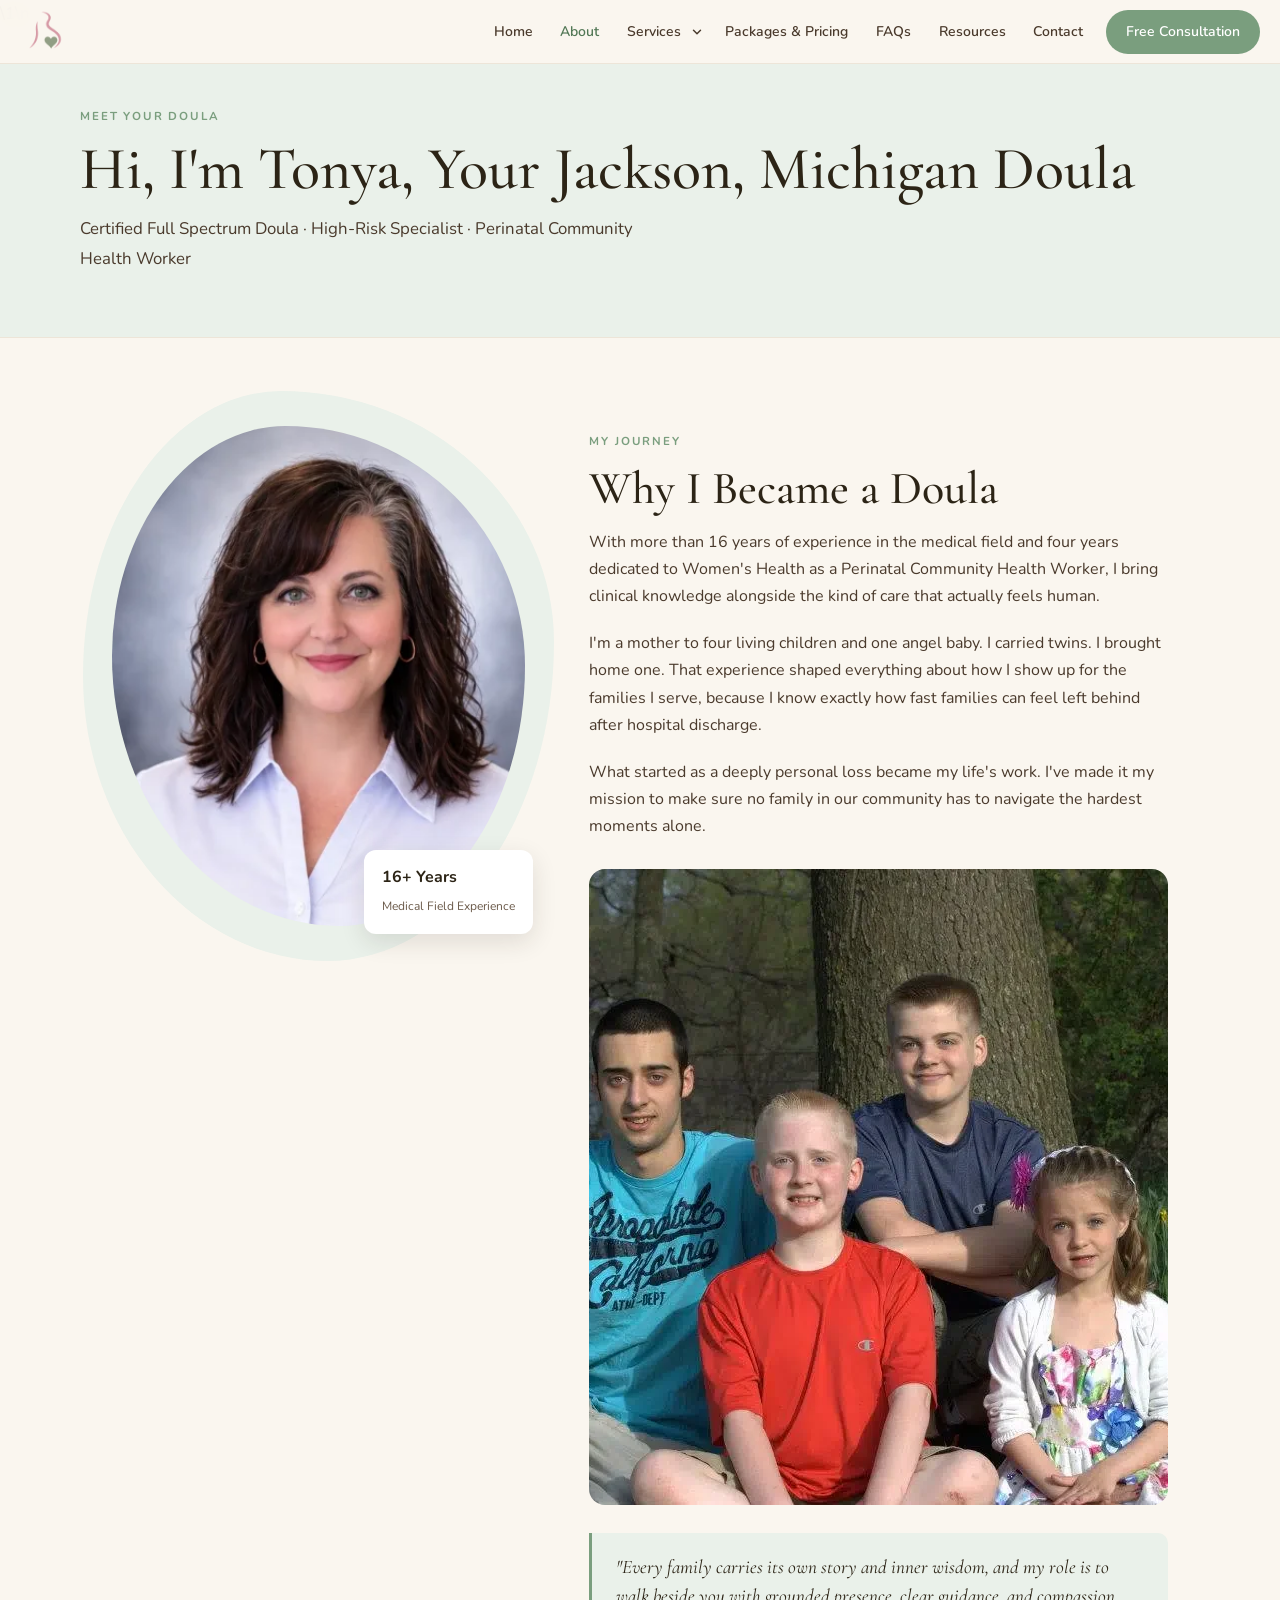
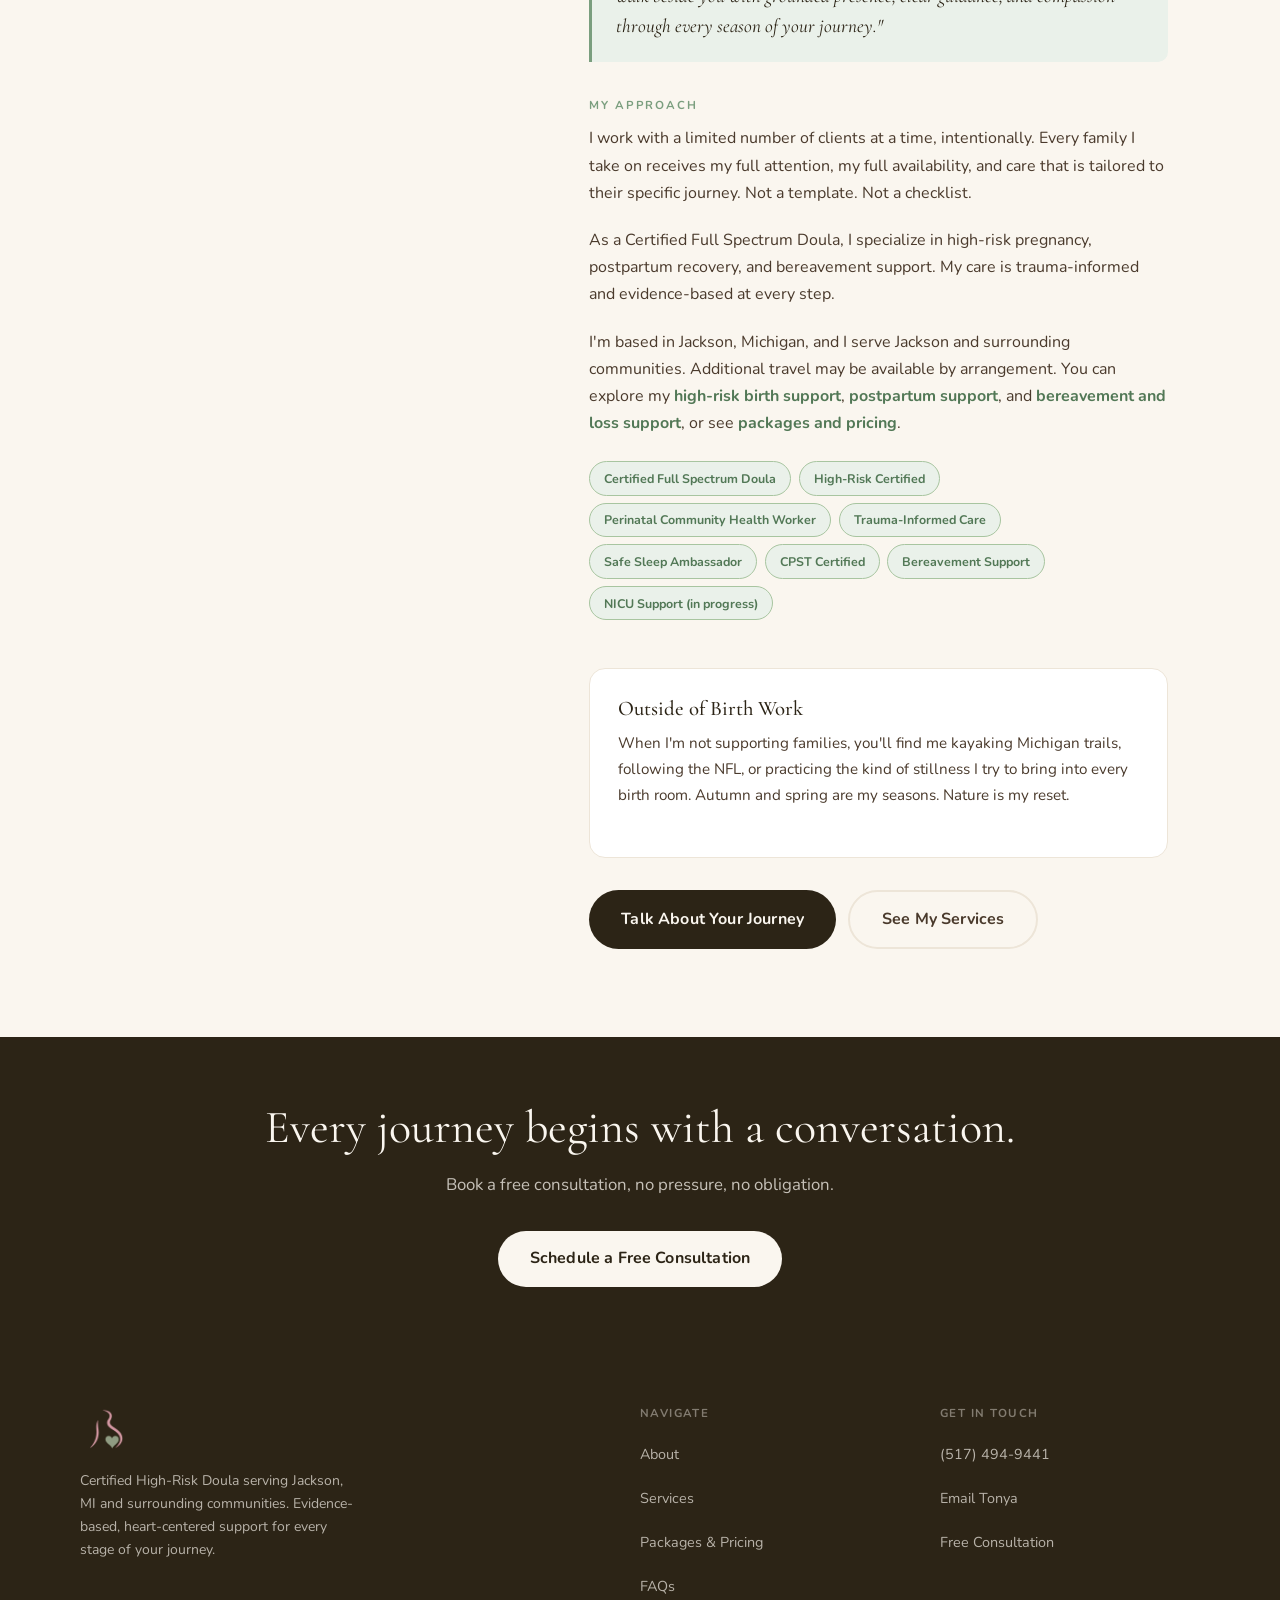
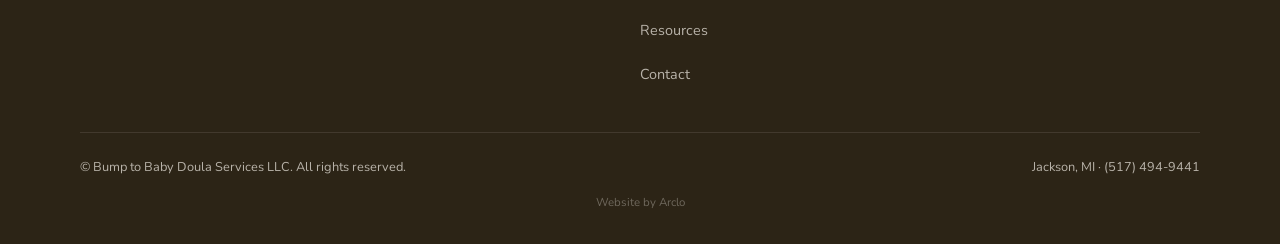
<file: about.html>
<!DOCTYPE html>
<html lang="en">
<head>
  <meta charset="UTF-8">
  <meta name="viewport" content="width=device-width, initial-scale=1.0">
  <title>Meet Tonya | Jackson, MI Doula | Bump to Baby</title>
  <meta name="description" content="Meet Tonya, a Certified Full Spectrum Doula and Perinatal Community Health Worker with 16+ years in the medical field, supporting families in Jackson, MI.">
  <link rel="icon" type="image/png" href="Favicon-sm.png">
  <meta name="robots" content="index, follow">
  <link rel="canonical" href="https://www.bumpbabydoula.com/about.html">
  <meta property="og:title" content="Meet Tonya | Jackson, MI Doula | Bump to Baby">
  <meta property="og:description" content="Meet Tonya, a Certified Full Spectrum Doula and Perinatal Community Health Worker with 16+ years in the medical field, supporting families in Jackson, MI.">
  <meta property="og:type" content="website">
  <meta property="og:site_name" content="Bump to Baby Doula Services">
  <meta property="og:locale" content="en_US">
  <meta property="og:url" content="https://www.bumpbabydoula.com/about.html">
  <meta property="og:image" content="https://www.bumpbabydoula.com/og-image.jpg">
  <meta property="og:image:type" content="image/jpeg">
  <meta property="og:image:width" content="1200">
  <meta property="og:image:height" content="630">
  <meta property="og:image:alt" content="Bump to Baby Doula Services, Jackson, MI: You deserve support that stays with you">
  <meta name="twitter:card" content="summary_large_image">
  <link rel="preconnect" href="https://fonts.googleapis.com">
  <link rel="preconnect" href="https://fonts.gstatic.com" crossorigin>
  <link rel="stylesheet" href="https://fonts.googleapis.com/css2?family=Cormorant+Garamond:ital,wght@0,400;0,500;0,600;1,400;1,500;1,600&family=Nunito:wght@400;500;600;700&display=swap">
  <link rel="stylesheet" href="styles.css">
  <script src="nav.js" defer></script>
  <style>
    .about-grid {
      display: grid;
      grid-template-columns: 1fr;
      gap: 3rem;
      align-items: start;
    }
    @media (min-width: 768px) {
      .about-grid { grid-template-columns: 5fr 7fr; gap: 4rem; }
    }

    .about-img-wrap { position: relative; }
    .about-blob {
      position: absolute; inset: -7%;
      background: var(--sage-pale);
      border-radius: 42% 58% 48% 52% / 50% 44% 56% 50%;
      z-index: 0;
    }
    .about-img-wrap img {
      position: relative; z-index: 1; width: 100%;
      border-radius: 42% 58% 45% 55% / 46% 48% 52% 54%;
      object-fit: cover; aspect-ratio: 4/5;
    }
    .about-cred-chip {
      position: absolute; bottom: -0.5rem; right: -0.5rem; z-index: 2;
      background: var(--white); border-radius: 12px;
      padding: 0.875rem 1.125rem;
      box-shadow: 0 8px 24px rgba(44,36,22,0.12);
    }
    .about-cred-chip strong { display: block; font-size: 1rem; color: var(--dark); }
    .about-cred-chip span { font-size: 0.75rem; color: var(--muted); }

    .about-text p { color: var(--mid); margin-bottom: 1.25rem; font-size: 1rem; }

    .pull-quote {
      background: var(--sage-pale);
      border-left: 3px solid var(--sage);
      border-radius: 0 10px 10px 0;
      padding: 1.25rem 1.5rem; margin: 1.75rem 0;
    }
    .pull-quote p {
      font-family: 'Cormorant Garamond', serif;
      font-size: 1.2rem; font-style: italic;
      color: var(--dark); line-height: 1.55; margin: 0;
    }

    .chip-row { display: flex; flex-wrap: wrap; gap: 0.45rem; margin-top: 1.5rem; }
    .chip {
      background: var(--sage-pale); color: var(--sage-dk);
      border: 1px solid var(--sage-lt);
      border-radius: 100px; padding: 0.35rem 0.875rem;
      font-size: 0.78rem; font-weight: 700;
    }

    .about-fun {
      margin-top: 3rem;
      background: var(--white);
      border: 1px solid var(--cream-dk);
      border-radius: 16px;
      padding: 1.75rem;
    }
    .about-fun h3 { font-size: 1.3rem; font-weight: 500; margin-bottom: 0.625rem; }
    .about-fun p { font-size: 0.95rem; color: var(--mid); }
  </style>
  <script type="application/ld+json">
{
  "@context": "https://schema.org",
  "@type": "Person",
  "@id": "https://www.bumpbabydoula.com/about.html#tonya",
  "name": "Tonya",
  "jobTitle": "Doula",
  "url": "https://www.bumpbabydoula.com/about.html",
  "image": "https://www.bumpbabydoula.com/hiii.png",
  "description": "Doula and Perinatal Community Health Worker serving Jackson, Michigan and surrounding communities."
}
  </script>
  <script type="application/ld+json">
{
  "@context": "https://schema.org",
  "@type": "BreadcrumbList",
  "itemListElement": [
    {
      "@type": "ListItem",
      "position": 1,
      "name": "Home",
      "item": "https://www.bumpbabydoula.com/"
    },
    {
      "@type": "ListItem",
      "position": 2,
      "name": "About",
      "item": "https://www.bumpbabydoula.com/about.html"
    }
  ]
}
  </script>
</head>
\1\n<a class="skip-link" href="#main">Skip to main content</a>

<nav aria-label="Main">
  <a href="index.html" class="nav-logo">
    <img src="Brand Assets/Logo-sm.png" width="53" height="46" alt="Bump to Baby Doula Services">
  </a>
  <ul class="nav-links">
    <li><a href="index.html">Home</a></li>
    <li><a href="about.html">About</a></li>
    <li class="has-dd">
      <a href="services.html" class="dd-link">Services</a>
      <button type="button" class="dd-toggle" aria-expanded="false" aria-controls="svc-dd" aria-label="Services menu"><svg viewBox="0 0 24 24" aria-hidden="true" focusable="false"><polyline points="6 9 12 15 18 9"/></svg></button>
      <ul class="dd-menu" id="svc-dd">
        <li><a href="high-risk-birth-support.html">High-Risk Birth Support</a></li>
        <li><a href="postpartum-support.html">Postpartum Support</a></li>
        <li><a href="bereavement-loss-support.html">Bereavement &amp; Loss Support</a></li>
        <li><a href="lactation-specialist.html">Lactation Specialist</a></li>
        <li><a href="birth-plan-education.html">Birth Plan Education</a></li>
        <li><a href="overnight-nourish-support.html">Overnight Nourish &amp; Support</a></li>
        <li><a href="child-passenger-safety.html">Child Passenger Safety (CPST)</a></li>
        <li><a href="safe-sleep-ambassador.html">Safe Sleep Ambassador</a></li>
        <li class="dd-all"><a href="services.html">View All Services</a></li>
      </ul>
    </li>
    <li><a href="packages.html">Packages &amp; Pricing</a></li>
    <li><a href="faq.html">FAQs</a></li>
    <li><a href="resources.html">Resources</a></li>
    <li><a href="contact.html">Contact</a></li>
    <li><a href="contact.html" class="nav-cta-btn">Free Consultation</a></li>
  </ul>
  <button class="hamburger" onclick="toggleMenu()" aria-label="Menu" aria-controls="mob" aria-expanded="false">
    <span></span><span></span><span></span>
  </button>
</nav>
<div class="mobile-menu" id="mob">
  <a href="index.html">Home</a>
  <a href="about.html">About</a>
  <div class="mob-svc">
    <div class="mob-svc-row">
      <a href="services.html">Services</a>
      <button type="button" class="mob-svc-toggle" aria-expanded="false" aria-controls="mob-svc-list" aria-label="Show service pages"><svg viewBox="0 0 24 24" aria-hidden="true" focusable="false"><polyline points="6 9 12 15 18 9"/></svg></button>
    </div>
    <div class="mob-svc-list" id="mob-svc-list" hidden>
      <a href="high-risk-birth-support.html">High-Risk Birth Support</a>
      <a href="postpartum-support.html">Postpartum Support</a>
      <a href="bereavement-loss-support.html">Bereavement &amp; Loss Support</a>
      <a href="lactation-specialist.html">Lactation Specialist</a>
      <a href="birth-plan-education.html">Birth Plan Education</a>
      <a href="overnight-nourish-support.html">Overnight Nourish &amp; Support</a>
      <a href="child-passenger-safety.html">Child Passenger Safety (CPST)</a>
      <a href="safe-sleep-ambassador.html">Safe Sleep Ambassador</a>
      <a href="services.html" class="mob-svc-all">View All Services</a>
    </div>
  </div>
  <a href="packages.html">Packages &amp; Pricing</a>
  <a href="faq.html">FAQs</a>
  <a href="resources.html">Resources</a>
  <a href="contact.html">Contact</a>
  <a href="contact.html" class="mob-cta">Book Free Consultation</a>
</div>

<div class="page-hero" id="main" tabindex="-1">
  <div class="page-hero-in">
    <span class="lbl">Meet Your Doula</span>
    <h1>Hi, I'm Tonya, Your Jackson, Michigan Doula</h1>
    <p>Certified Full Spectrum Doula · High-Risk Specialist · Perinatal Community Health Worker</p>
  </div>
</div>

<section>
  <div class="inner">
    <div class="about-grid">
      <div class="about-img-wrap rev">
        <div class="about-blob"></div>
        <img src="hiii.webp" width="386" height="500" fetchpriority="high" alt="Tonya, Certified High-Risk Doula">
        <div class="about-cred-chip">
          <strong>16+ Years</strong>
          <span>Medical Field Experience</span>
        </div>
      </div>

      <div class="about-text rev" style="transition-delay:0.1s">
        <span class="lbl">My Journey</span>
        <h2 class="h2">Why I Became a Doula</h2>
        <p>With more than 16 years of experience in the medical field and four years dedicated to Women's Health as a Perinatal Community Health Worker, I bring clinical knowledge alongside the kind of care that actually feels human.</p>
        <p>I'm a mother to four living children and one angel baby. I carried twins. I brought home one. That experience shaped everything about how I show up for the families I serve, because I know exactly how fast families can feel left behind after hospital discharge.</p>
        <p>What started as a deeply personal loss became my life's work. I've made it my mission to make sure no family in our community has to navigate the hardest moments alone.</p>

        <div class="about-family-photo rev" style="margin: 1.75rem 0;">
          <img src="Family.webp" width="960" height="636" loading="lazy" decoding="async" alt="Tonya with her family" style="width:100%; border-radius: 16px; object-fit: cover; display: block;">
        </div>

        <div class="pull-quote">
          <p>"Every family carries its own story and inner wisdom, and my role is to walk beside you with grounded presence, clear guidance, and compassion through every season of your journey."</p>
        </div>

        <span class="lbl">My Approach</span>
        <p>I work with a limited number of clients at a time, intentionally. Every family I take on receives my full attention, my full availability, and care that is tailored to their specific journey. Not a template. Not a checklist.</p>
        <p>As a Certified Full Spectrum Doula, I specialize in high-risk pregnancy, postpartum recovery, and bereavement support. My care is trauma-informed and evidence-based at every step.</p>
        <p>I'm based in Jackson, Michigan, and I serve Jackson and surrounding communities. Additional travel may be available by arrangement. You can explore my <a href="high-risk-birth-support.html" style="color:var(--sage-dk);font-weight:700;">high-risk birth support</a>, <a href="postpartum-support.html" style="color:var(--sage-dk);font-weight:700;">postpartum support</a>, and <a href="bereavement-loss-support.html" style="color:var(--sage-dk);font-weight:700;">bereavement and loss support</a>, or see <a href="packages.html" style="color:var(--sage-dk);font-weight:700;">packages and pricing</a>.</p>

        <div class="chip-row">
          <span class="chip">Certified Full Spectrum Doula</span>
          <span class="chip">High-Risk Certified</span>
          <span class="chip">Perinatal Community Health Worker</span>
          <span class="chip">Trauma-Informed Care</span>
          <span class="chip">Safe Sleep Ambassador</span>
          <span class="chip">CPST Certified</span>
          <span class="chip">Bereavement Support</span>
          <span class="chip">NICU Support (in progress)</span>
        </div>

        <div class="about-fun">
          <h3>Outside of Birth Work</h3>
          <p>When I'm not supporting families, you'll find me kayaking Michigan trails, following the NFL, or practicing the kind of stillness I try to bring into every birth room. Autumn and spring are my seasons. Nature is my reset.</p>
        </div>

        <div style="margin-top:2rem; display:flex; flex-wrap:wrap; gap:0.75rem;">
          <a href="contact.html" class="btn btn-dark">Talk About Your Journey</a>
          <a href="services.html" class="btn btn-outline">See My Services</a>
        </div>
      </div>
    </div>
  </div>
</section>

<div class="cta-band">
  <h2>Every journey begins with a conversation.</h2>
  <p>Book a free consultation, no pressure, no obligation.</p>
  <a href="contact.html" class="btn btn-white">Schedule a Free Consultation</a>
</div>

<footer>
  <div class="footer-in">
    <div class="footer-top">
      <div class="f-brand">
        <img src="Brand Assets/Logo-sm.png" width="53" height="46" alt="Bump to Baby Doula Services">
        <p>Certified High-Risk Doula serving Jackson, MI and surrounding communities. Evidence-based, heart-centered support for every stage of your journey.</p>
      </div>
      <div class="f-col">
        <h4>Navigate</h4>
        <ul>
          <li><a href="about.html">About</a></li>
          <li><a href="services.html">Services</a></li>
          <li><a href="packages.html">Packages &amp; Pricing</a></li>
          <li><a href="faq.html">FAQs</a></li>
          <li><a href="resources.html">Resources</a></li>
          <li><a href="contact.html">Contact</a></li>
        </ul>
      </div>
      <div class="f-col">
        <h4>Get in Touch</h4>
        <ul>
          <li><a href="tel:5174949441">(517) 494-9441</a></li>
          <li><a href="mailto:hello@bumpbabydoula.com">Email Tonya</a></li>
          <li><a href="contact.html">Free Consultation</a></li>
        </ul>
      </div>
    </div>
    <div class="footer-bot">
      <p>&copy; Bump to Baby Doula Services LLC. All rights reserved.</p>
      <p>Jackson, MI · (517) 494-9441</p>
    </div>
    <p class="footer-credit">Website by <a href="https://getarclo.com" target="_blank" rel="noopener">Arclo</a></p>
  </div>
</footer>

<script>
  function toggleMenu() { document.getElementById('mob').classList.toggle('open'); }
  document.addEventListener('click', e => {
    const mob = document.getElementById('mob');
    if (mob.classList.contains('open') && !mob.contains(e.target) && !e.target.closest('.hamburger')) mob.classList.remove('open');
  });
  const page = location.pathname.split('/').pop() || 'index.html';
  document.querySelectorAll('.nav-links a, .mobile-menu a').forEach(a => {
    if (a.getAttribute('href') === page) a.classList.add('active');
  });
  const io = new IntersectionObserver(entries => {
    entries.forEach(e => { if (e.isIntersecting) { e.target.classList.add('in'); io.unobserve(e.target); } });
  }, { threshold: 0.1, rootMargin: '0px 0px -30px 0px' });
  document.querySelectorAll('.rev').forEach(el => io.observe(el));
</script>
</body>
</html>
</file>
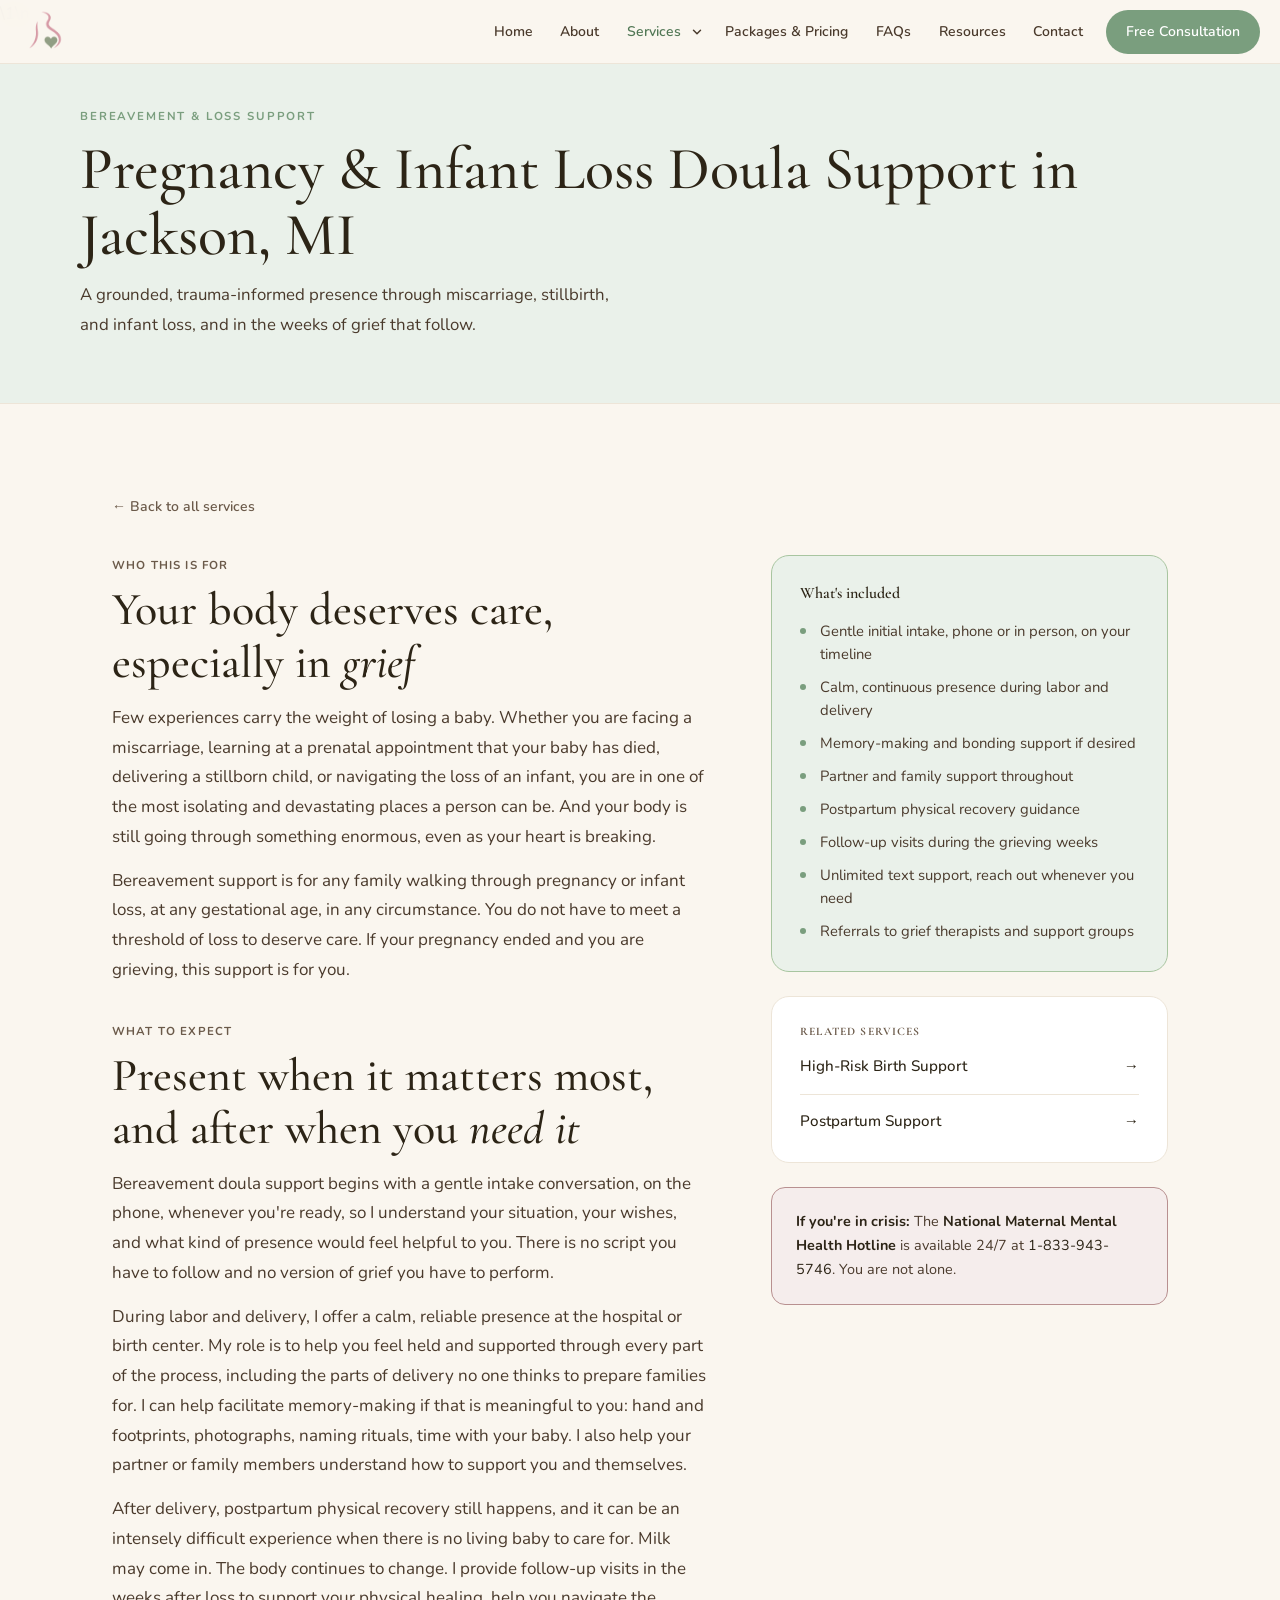
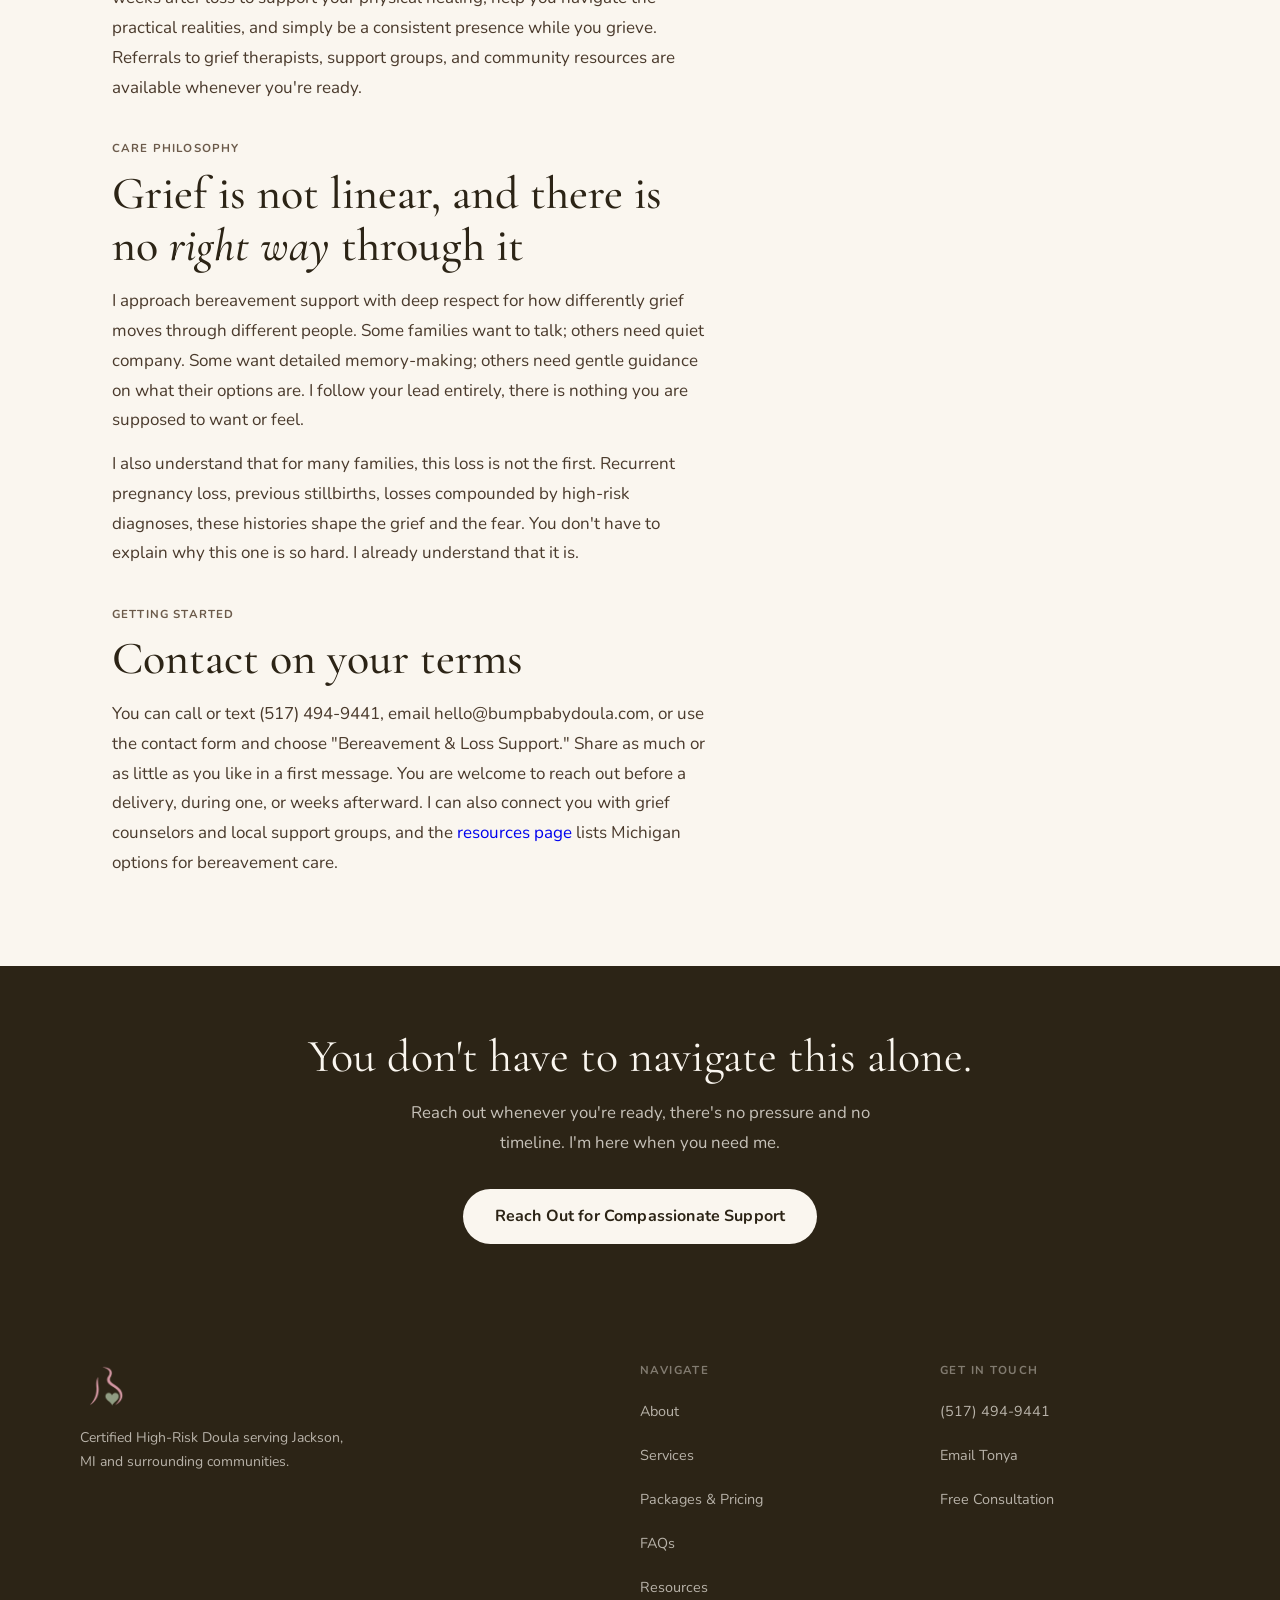
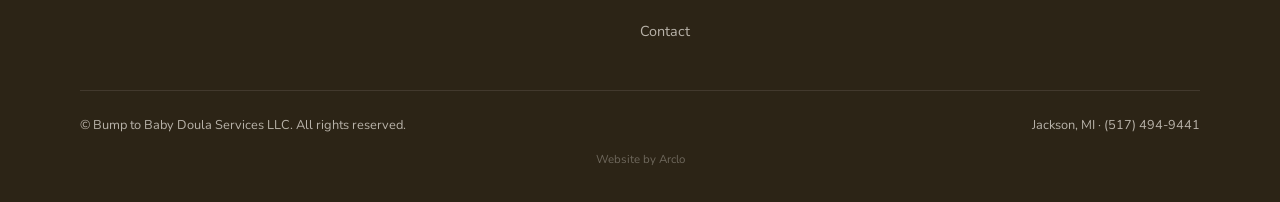
<file: bereavement-loss-support.html>
<!DOCTYPE html>
<html lang="en">
<head>
  <meta charset="UTF-8">
  <meta name="viewport" content="width=device-width, initial-scale=1.0">
  <title>Pregnancy &amp; Infant Loss Doula Support | Jackson, MI</title>
  <meta name="description" content="Compassionate, trauma-informed doula support through miscarriage, stillbirth, and infant loss in Jackson, MI, with follow-up care in the weeks after.">
  <link rel="icon" type="image/png" href="Favicon-sm.png">
  <meta name="robots" content="index, follow">
  <link rel="canonical" href="https://www.bumpbabydoula.com/bereavement-loss-support.html">
  <meta property="og:title" content="Pregnancy &amp; Infant Loss Doula Support | Jackson, MI">
  <meta property="og:description" content="Compassionate, trauma-informed doula support through miscarriage, stillbirth, and infant loss in Jackson, MI, with follow-up care in the weeks after.">
  <meta property="og:type" content="website">
  <meta property="og:site_name" content="Bump to Baby Doula Services">
  <meta property="og:locale" content="en_US">
  <meta property="og:url" content="https://www.bumpbabydoula.com/bereavement-loss-support.html">
  <meta property="og:image" content="https://www.bumpbabydoula.com/og-image.jpg">
  <meta property="og:image:type" content="image/jpeg">
  <meta property="og:image:width" content="1200">
  <meta property="og:image:height" content="630">
  <meta property="og:image:alt" content="Bump to Baby Doula Services, Jackson, MI: You deserve support that stays with you">
  <meta name="twitter:card" content="summary_large_image">
  <link rel="preconnect" href="https://fonts.googleapis.com">
  <link rel="preconnect" href="https://fonts.gstatic.com" crossorigin>
  <link rel="stylesheet" href="https://fonts.googleapis.com/css2?family=Cormorant+Garamond:ital,wght@0,400;0,500;0,600;1,400;1,500;1,600&family=Nunito:wght@400;500;600;700&display=swap">
  <link rel="stylesheet" href="styles.css">
  <script src="nav.js" defer></script>
  <style>
    .svc-page-layout {
      display: grid;
      grid-template-columns: 1fr;
      gap: 2.5rem;
    }
    @media (min-width: 768px) {
      .svc-page-layout { grid-template-columns: 3fr 2fr; gap: 4rem; align-items: start; }
    }
    .svc-content-block { display: flex; flex-direction: column; gap: 2.25rem; }
    .svc-section p.svc-section-label {
      font-family: 'Nunito', sans-serif;
      font-size: 0.72rem; font-weight: 700;
      letter-spacing: 0.1em; text-transform: uppercase;
      color: var(--muted); margin-bottom: 0.5rem;
    }
    .svc-section h2 { margin-bottom: 0.875rem; }
    .svc-section p { color: var(--mid); line-height: 1.75; margin-bottom: 0.875rem; }
    .svc-section p:last-child { margin-bottom: 0; }
    .svc-sidebar { display: flex; flex-direction: column; gap: 1.5rem; }
    .svc-includes-card {
      background: var(--sage-pale);
      border: 1.5px solid var(--sage-lt);
      border-radius: 18px;
      padding: 1.75rem;
    }
    .svc-includes-card h3 { font-size: 1rem; font-weight: 600; color: var(--dark); margin-bottom: 1.125rem; }
    .svc-includes-card ul { list-style: none; display: flex; flex-direction: column; gap: 0.625rem; }
    .svc-includes-card li {
      font-size: 0.925rem; color: var(--mid);
      padding-left: 1.25rem; position: relative; line-height: 1.55;
    }
    .svc-includes-card li::before {
      content: ''; position: absolute; left: 0; top: 8px;
      width: 6px; height: 6px; border-radius: 50%; background: var(--sage);
    }
    .svc-related-card {
      background: var(--white);
      border: 1.5px solid var(--cream-dk);
      border-radius: 18px;
      padding: 1.75rem;
    }
    .svc-related-card h3 {
      font-size: 0.72rem; font-weight: 700;
      letter-spacing: 0.1em; text-transform: uppercase;
      color: var(--muted); margin-bottom: 1rem;
    }
    .svc-related-card a {
      display: flex; align-items: center; justify-content: space-between;
      padding: 0.875rem 0;
      border-bottom: 1px solid var(--cream-dk);
      text-decoration: none; color: var(--dark);
      font-size: 0.95rem; font-weight: 500;
      transition: color 0.2s;
    }
    .svc-related-card a:last-child { border-bottom: none; padding-bottom: 0; }
    .svc-related-card a:first-of-type { padding-top: 0; }
    .svc-related-card a:hover { color: var(--sage-dk); }
    .back-link {
      display: inline-flex; align-items: center; gap: 0.35rem;
      font-size: 0.875rem; font-weight: 600;
      color: var(--muted); text-decoration: none;
      margin-bottom: 2.25rem;
      transition: color 0.2s;
    }
    .back-link:hover { color: var(--sage-dk); }
    .crisis-note {
      background: var(--rose-pale);
      border: 1.5px solid var(--rose);
      border-radius: 14px;
      padding: 1.375rem 1.5rem;
      font-size: 0.9rem;
      color: var(--mid);
      line-height: 1.65;
    }
    .crisis-note strong { color: var(--dark); }
    .crisis-note a { color: var(--dark); }
  </style>
  <script type="application/ld+json">
{
  "@context": "https://schema.org",
  "@type": "Service",
  "name": "Pregnancy and Infant Loss Doula Support",
  "serviceType": "Pregnancy and Infant Loss Doula Support",
  "url": "https://www.bumpbabydoula.com/bereavement-loss-support.html",
  "description": "Compassionate, trauma-informed doula support through miscarriage, stillbirth, and infant loss in Jackson, MI, with follow-up care in the weeks after.",
  "provider": {
    "@id": "https://www.bumpbabydoula.com/#business"
  },
  "areaServed": {
    "@type": "City",
    "name": "Jackson, Michigan"
  }
}
  </script>
  <script type="application/ld+json">
{
  "@context": "https://schema.org",
  "@type": "BreadcrumbList",
  "itemListElement": [
    {
      "@type": "ListItem",
      "position": 1,
      "name": "Home",
      "item": "https://www.bumpbabydoula.com/"
    },
    {
      "@type": "ListItem",
      "position": 2,
      "name": "Services",
      "item": "https://www.bumpbabydoula.com/services.html"
    },
    {
      "@type": "ListItem",
      "position": 3,
      "name": "Bereavement & Loss Support",
      "item": "https://www.bumpbabydoula.com/bereavement-loss-support.html"
    }
  ]
}
  </script>
</head>
\1\n<a class="skip-link" href="#main">Skip to main content</a>

<nav aria-label="Main">
  <a href="index.html" class="nav-logo">
    <img src="Brand Assets/Logo-sm.png" width="53" height="46" alt="Bump to Baby Doula Services">
  </a>
  <ul class="nav-links">
    <li><a href="index.html">Home</a></li>
    <li><a href="about.html">About</a></li>
    <li class="has-dd">
      <a href="services.html" class="dd-link">Services</a>
      <button type="button" class="dd-toggle" aria-expanded="false" aria-controls="svc-dd" aria-label="Services menu"><svg viewBox="0 0 24 24" aria-hidden="true" focusable="false"><polyline points="6 9 12 15 18 9"/></svg></button>
      <ul class="dd-menu" id="svc-dd">
        <li><a href="high-risk-birth-support.html">High-Risk Birth Support</a></li>
        <li><a href="postpartum-support.html">Postpartum Support</a></li>
        <li><a href="bereavement-loss-support.html">Bereavement &amp; Loss Support</a></li>
        <li><a href="lactation-specialist.html">Lactation Specialist</a></li>
        <li><a href="birth-plan-education.html">Birth Plan Education</a></li>
        <li><a href="overnight-nourish-support.html">Overnight Nourish &amp; Support</a></li>
        <li><a href="child-passenger-safety.html">Child Passenger Safety (CPST)</a></li>
        <li><a href="safe-sleep-ambassador.html">Safe Sleep Ambassador</a></li>
        <li class="dd-all"><a href="services.html">View All Services</a></li>
      </ul>
    </li>
    <li><a href="packages.html">Packages &amp; Pricing</a></li>
    <li><a href="faq.html">FAQs</a></li>
    <li><a href="resources.html">Resources</a></li>
    <li><a href="contact.html">Contact</a></li>
    <li><a href="contact.html" class="nav-cta-btn">Free Consultation</a></li>
  </ul>
  <button class="hamburger" onclick="toggleMenu()" aria-label="Menu" aria-controls="mob" aria-expanded="false">
    <span></span><span></span><span></span>
  </button>
</nav>
<div class="mobile-menu" id="mob">
  <a href="index.html">Home</a>
  <a href="about.html">About</a>
  <div class="mob-svc">
    <div class="mob-svc-row">
      <a href="services.html">Services</a>
      <button type="button" class="mob-svc-toggle" aria-expanded="false" aria-controls="mob-svc-list" aria-label="Show service pages"><svg viewBox="0 0 24 24" aria-hidden="true" focusable="false"><polyline points="6 9 12 15 18 9"/></svg></button>
    </div>
    <div class="mob-svc-list" id="mob-svc-list" hidden>
      <a href="high-risk-birth-support.html">High-Risk Birth Support</a>
      <a href="postpartum-support.html">Postpartum Support</a>
      <a href="bereavement-loss-support.html">Bereavement &amp; Loss Support</a>
      <a href="lactation-specialist.html">Lactation Specialist</a>
      <a href="birth-plan-education.html">Birth Plan Education</a>
      <a href="overnight-nourish-support.html">Overnight Nourish &amp; Support</a>
      <a href="child-passenger-safety.html">Child Passenger Safety (CPST)</a>
      <a href="safe-sleep-ambassador.html">Safe Sleep Ambassador</a>
      <a href="services.html" class="mob-svc-all">View All Services</a>
    </div>
  </div>
  <a href="packages.html">Packages &amp; Pricing</a>
  <a href="faq.html">FAQs</a>
  <a href="resources.html">Resources</a>
  <a href="contact.html">Contact</a>
  <a href="contact.html" class="mob-cta">Book Free Consultation</a>
</div>

<div class="page-hero" id="main" tabindex="-1">
  <div class="page-hero-in">
    <span class="lbl">Bereavement &amp; Loss Support</span>
    <h1>Pregnancy &amp; Infant Loss Doula Support in Jackson, MI</h1>
    <p>A grounded, trauma-informed presence through miscarriage, stillbirth, and infant loss, and in the weeks of grief that follow.</p>
  </div>
</div>

<section>
  <div class="inner">
    <a href="services.html" class="back-link">← Back to all services</a>

    <div class="svc-page-layout">

      <div class="svc-content-block">

        <div class="svc-section">
          <p class="svc-section-label">Who this is for</p>
          <h2 class="h2">Your body deserves care, especially in <em>grief</em></h2>
          <p>Few experiences carry the weight of losing a baby. Whether you are facing a miscarriage, learning at a prenatal appointment that your baby has died, delivering a stillborn child, or navigating the loss of an infant, you are in one of the most isolating and devastating places a person can be. And your body is still going through something enormous, even as your heart is breaking.</p>
          <p>Bereavement support is for any family walking through pregnancy or infant loss, at any gestational age, in any circumstance. You do not have to meet a threshold of loss to deserve care. If your pregnancy ended and you are grieving, this support is for you.</p>
        </div>

        <div class="svc-section">
          <p class="svc-section-label">What to expect</p>
          <h2 class="h2">Present when it matters most, and after when you <em>need it</em></h2>
          <p>Bereavement doula support begins with a gentle intake conversation, on the phone, whenever you're ready, so I understand your situation, your wishes, and what kind of presence would feel helpful to you. There is no script you have to follow and no version of grief you have to perform.</p>
          <p>During labor and delivery, I offer a calm, reliable presence at the hospital or birth center. My role is to help you feel held and supported through every part of the process, including the parts of delivery no one thinks to prepare families for. I can help facilitate memory-making if that is meaningful to you: hand and footprints, photographs, naming rituals, time with your baby. I also help your partner or family members understand how to support you and themselves.</p>
          <p>After delivery, postpartum physical recovery still happens, and it can be an intensely difficult experience when there is no living baby to care for. Milk may come in. The body continues to change. I provide follow-up visits in the weeks after loss to support your physical healing, help you navigate the practical realities, and simply be a consistent presence while you grieve. Referrals to grief therapists, support groups, and community resources are available whenever you're ready.</p>
        </div>

        <div class="svc-section">
          <p class="svc-section-label">Care philosophy</p>
          <h2 class="h2">Grief is not linear, and there is no <em>right way</em> through it</h2>
          <p>I approach bereavement support with deep respect for how differently grief moves through different people. Some families want to talk; others need quiet company. Some want detailed memory-making; others need gentle guidance on what their options are. I follow your lead entirely, there is nothing you are supposed to want or feel.</p>
          <p>I also understand that for many families, this loss is not the first. Recurrent pregnancy loss, previous stillbirths, losses compounded by high-risk diagnoses, these histories shape the grief and the fear. You don't have to explain why this one is so hard. I already understand that it is.</p>
        </div>

      
        <div class="svc-section">
          <p class="svc-section-label">Getting started</p>
          <h2 class="h2">Contact on your terms</h2>
          <p>You can call or text (517) 494-9441, email hello@bumpbabydoula.com, or use the contact form and choose "Bereavement &amp; Loss Support." Share as much or as little as you like in a first message. You are welcome to reach out before a delivery, during one, or weeks afterward. I can also connect you with grief counselors and local support groups, and the <a href="resources.html">resources page</a> lists Michigan options for bereavement care.</p>
        </div>

      </div>

      <div class="svc-sidebar">

        <div class="svc-includes-card">
          <h3>What's included</h3>
          <ul>
            <li>Gentle initial intake, phone or in person, on your timeline</li>
            <li>Calm, continuous presence during labor and delivery</li>
            <li>Memory-making and bonding support if desired</li>
            <li>Partner and family support throughout</li>
            <li>Postpartum physical recovery guidance</li>
            <li>Follow-up visits during the grieving weeks</li>
            <li>Unlimited text support, reach out whenever you need</li>
            <li>Referrals to grief therapists and support groups</li>
          </ul>
        </div>

        <div class="svc-related-card">
          <h3>Related services</h3>
          <a href="high-risk-birth-support.html">High-Risk Birth Support <span>→</span></a>
          <a href="postpartum-support.html">Postpartum Support <span>→</span></a>
        </div>

        <div class="crisis-note">
          <strong>If you're in crisis:</strong> The <strong>National Maternal Mental Health Hotline</strong> is available 24/7 at <a href="tel:18338435746">1-833-943-5746</a>. You are not alone.
        </div>

      </div>

    </div>
  </div>
</section>

<div class="cta-band">
  <h2>You don't have to navigate this alone.</h2>
  <p>Reach out whenever you're ready, there's no pressure and no timeline. I'm here when you need me.</p>
  <a href="contact.html?service=bereavement" class="btn btn-white">Reach Out for Compassionate Support</a>
</div>

<footer>
  <div class="footer-in">
    <div class="footer-top">
      <div class="f-brand">
        <img src="Brand Assets/Logo-sm.png" width="53" height="46" alt="Bump to Baby Doula Services">
        <p>Certified High-Risk Doula serving Jackson, MI and surrounding communities.</p>
      </div>
      <div class="f-col">
        <h4>Navigate</h4>
        <ul>
          <li><a href="about.html">About</a></li>
          <li><a href="services.html">Services</a></li>
          <li><a href="packages.html">Packages &amp; Pricing</a></li>
          <li><a href="faq.html">FAQs</a></li>
          <li><a href="resources.html">Resources</a></li>
          <li><a href="contact.html">Contact</a></li>
        </ul>
      </div>
      <div class="f-col">
        <h4>Get in Touch</h4>
        <ul>
          <li><a href="tel:5174949441">(517) 494-9441</a></li>
          <li><a href="mailto:hello@bumpbabydoula.com">Email Tonya</a></li>
          <li><a href="contact.html">Free Consultation</a></li>
        </ul>
      </div>
    </div>
    <div class="footer-bot">
      <p>&copy; Bump to Baby Doula Services LLC. All rights reserved.</p>
      <p>Jackson, MI · (517) 494-9441</p>
    </div>
    <p class="footer-credit">Website by <a href="https://getarclo.com" target="_blank" rel="noopener">Arclo</a></p>
  </div>
</footer>

<script>
  function toggleMenu() { document.getElementById('mob').classList.toggle('open'); }
  document.addEventListener('click', function(e) {
    const mob = document.getElementById('mob');
    if (mob.classList.contains('open') && !mob.contains(e.target) && !e.target.closest('.hamburger')) mob.classList.remove('open');
  });
  const page = location.pathname.split('/').pop() || 'index.html';
  document.querySelectorAll('.nav-links a, .mobile-menu a').forEach(function(a) {
    if (a.getAttribute('href') === page) a.classList.add('active');
  });
</script>
</body>
</html>
</file>
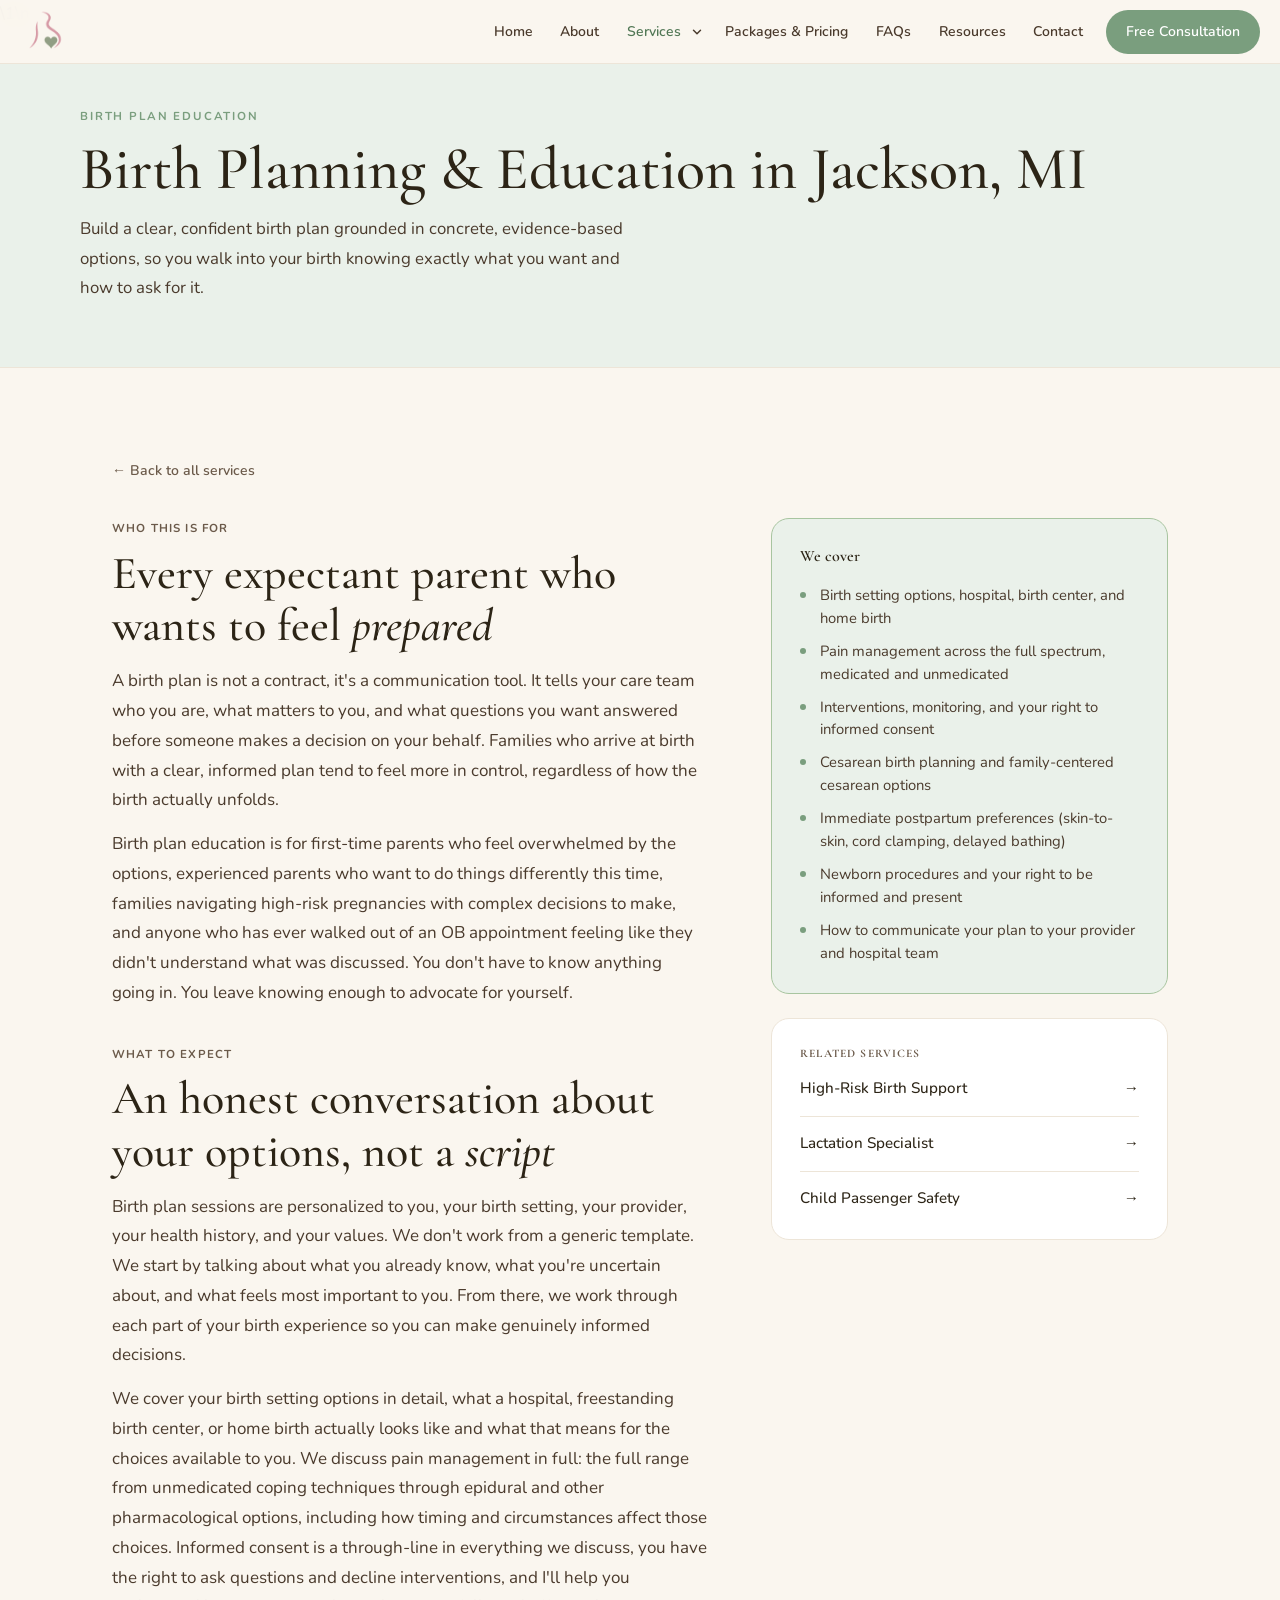
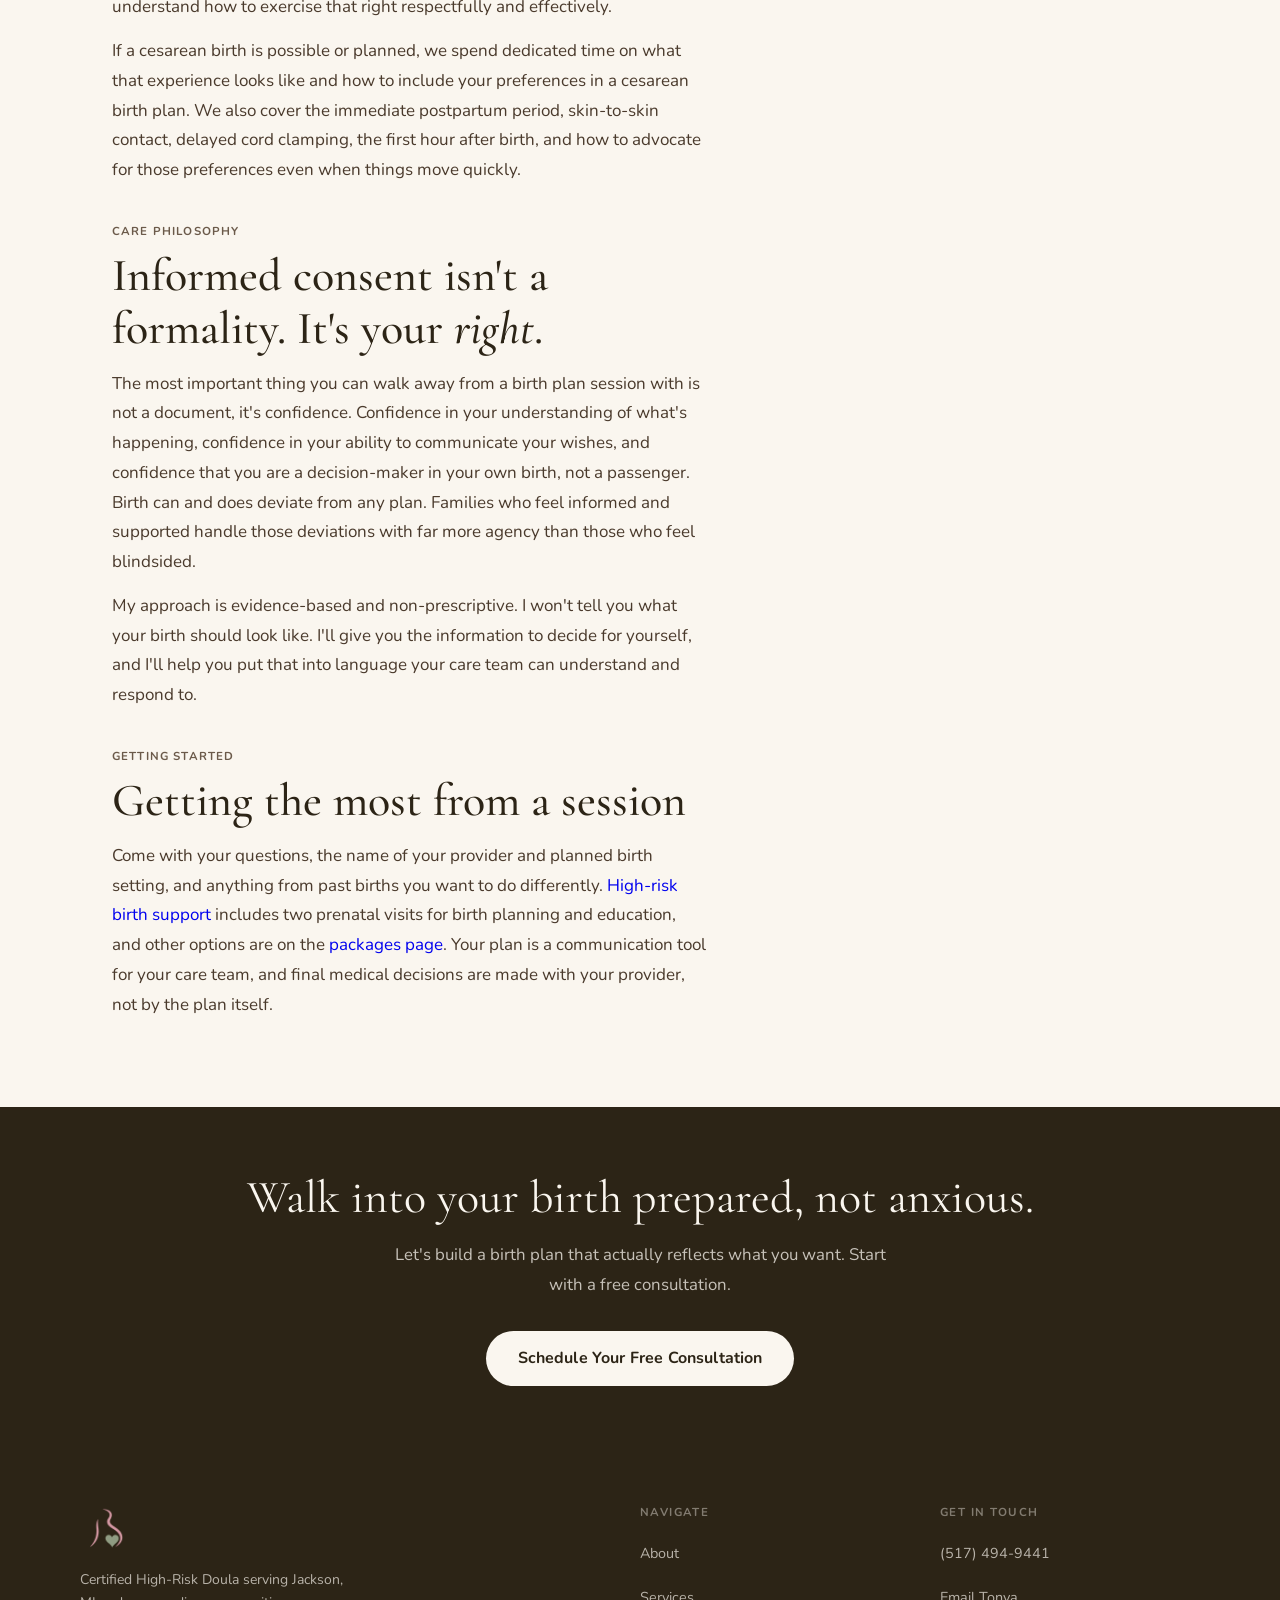
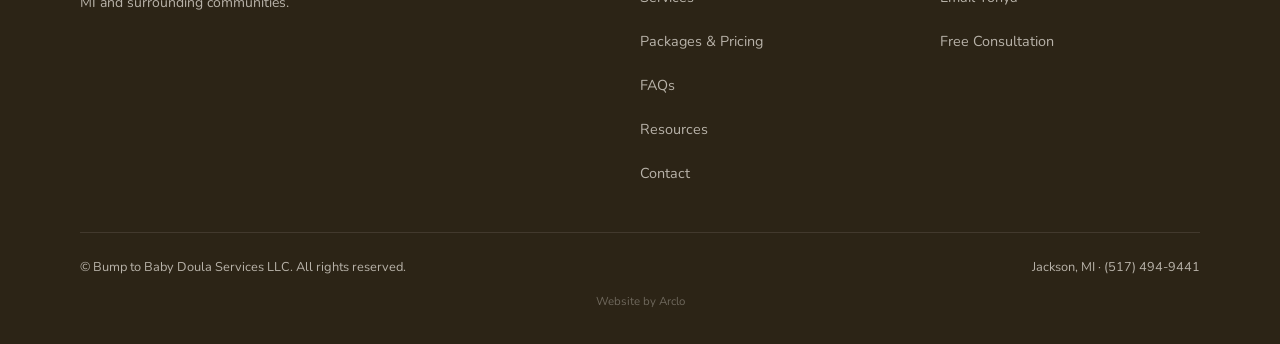
<file: birth-plan-education.html>
<!DOCTYPE html>
<html lang="en">
<head>
  <meta charset="UTF-8">
  <meta name="viewport" content="width=device-width, initial-scale=1.0">
  <title>Birth Planning &amp; Education in Jackson, MI | Bump to Baby</title>
  <meta name="description" content="Evidence-based birth planning in Jackson, MI. Learn your options, your right to informed consent, and how to advocate for yourself in any birth setting.">
  <link rel="icon" type="image/png" href="Favicon-sm.png">
  <meta name="robots" content="index, follow">
  <link rel="canonical" href="https://www.bumpbabydoula.com/birth-plan-education.html">
  <meta property="og:title" content="Birth Planning &amp; Education in Jackson, MI | Bump to Baby">
  <meta property="og:description" content="Evidence-based birth planning in Jackson, MI. Learn your options, your right to informed consent, and how to advocate for yourself in any birth setting.">
  <meta property="og:type" content="website">
  <meta property="og:site_name" content="Bump to Baby Doula Services">
  <meta property="og:locale" content="en_US">
  <meta property="og:url" content="https://www.bumpbabydoula.com/birth-plan-education.html">
  <meta property="og:image" content="https://www.bumpbabydoula.com/og-image.jpg">
  <meta property="og:image:type" content="image/jpeg">
  <meta property="og:image:width" content="1200">
  <meta property="og:image:height" content="630">
  <meta property="og:image:alt" content="Bump to Baby Doula Services, Jackson, MI: You deserve support that stays with you">
  <meta name="twitter:card" content="summary_large_image">
  <link rel="preconnect" href="https://fonts.googleapis.com">
  <link rel="preconnect" href="https://fonts.gstatic.com" crossorigin>
  <link rel="stylesheet" href="https://fonts.googleapis.com/css2?family=Cormorant+Garamond:ital,wght@0,400;0,500;0,600;1,400;1,500;1,600&family=Nunito:wght@400;500;600;700&display=swap">
  <link rel="stylesheet" href="styles.css">
  <script src="nav.js" defer></script>
  <style>
    .svc-page-layout {
      display: grid;
      grid-template-columns: 1fr;
      gap: 2.5rem;
    }
    @media (min-width: 768px) {
      .svc-page-layout { grid-template-columns: 3fr 2fr; gap: 4rem; align-items: start; }
    }
    .svc-content-block { display: flex; flex-direction: column; gap: 2.25rem; }
    .svc-section p.svc-section-label {
      font-family: 'Nunito', sans-serif;
      font-size: 0.72rem; font-weight: 700;
      letter-spacing: 0.1em; text-transform: uppercase;
      color: var(--muted); margin-bottom: 0.5rem;
    }
    .svc-section h2 { margin-bottom: 0.875rem; }
    .svc-section p { color: var(--mid); line-height: 1.75; margin-bottom: 0.875rem; }
    .svc-section p:last-child { margin-bottom: 0; }
    .svc-sidebar { display: flex; flex-direction: column; gap: 1.5rem; }
    .svc-includes-card {
      background: var(--sage-pale);
      border: 1.5px solid var(--sage-lt);
      border-radius: 18px;
      padding: 1.75rem;
    }
    .svc-includes-card h3 { font-size: 1rem; font-weight: 600; color: var(--dark); margin-bottom: 1.125rem; }
    .svc-includes-card ul { list-style: none; display: flex; flex-direction: column; gap: 0.625rem; }
    .svc-includes-card li {
      font-size: 0.925rem; color: var(--mid);
      padding-left: 1.25rem; position: relative; line-height: 1.55;
    }
    .svc-includes-card li::before {
      content: ''; position: absolute; left: 0; top: 8px;
      width: 6px; height: 6px; border-radius: 50%; background: var(--sage);
    }
    .svc-related-card {
      background: var(--white);
      border: 1.5px solid var(--cream-dk);
      border-radius: 18px;
      padding: 1.75rem;
    }
    .svc-related-card h3 {
      font-size: 0.72rem; font-weight: 700;
      letter-spacing: 0.1em; text-transform: uppercase;
      color: var(--muted); margin-bottom: 1rem;
    }
    .svc-related-card a {
      display: flex; align-items: center; justify-content: space-between;
      padding: 0.875rem 0;
      border-bottom: 1px solid var(--cream-dk);
      text-decoration: none; color: var(--dark);
      font-size: 0.95rem; font-weight: 500;
      transition: color 0.2s;
    }
    .svc-related-card a:last-child { border-bottom: none; padding-bottom: 0; }
    .svc-related-card a:first-of-type { padding-top: 0; }
    .svc-related-card a:hover { color: var(--sage-dk); }
    .back-link {
      display: inline-flex; align-items: center; gap: 0.35rem;
      font-size: 0.875rem; font-weight: 600;
      color: var(--muted); text-decoration: none;
      margin-bottom: 2.25rem;
      transition: color 0.2s;
    }
    .back-link:hover { color: var(--sage-dk); }
  </style>
  <script type="application/ld+json">
{
  "@context": "https://schema.org",
  "@type": "Service",
  "name": "Birth Planning and Education",
  "serviceType": "Birth Planning and Education",
  "url": "https://www.bumpbabydoula.com/birth-plan-education.html",
  "description": "Evidence-based birth planning in Jackson, MI. Learn your options, your right to informed consent, and how to advocate for yourself in any birth setting.",
  "provider": {
    "@id": "https://www.bumpbabydoula.com/#business"
  },
  "areaServed": {
    "@type": "City",
    "name": "Jackson, Michigan"
  }
}
  </script>
  <script type="application/ld+json">
{
  "@context": "https://schema.org",
  "@type": "BreadcrumbList",
  "itemListElement": [
    {
      "@type": "ListItem",
      "position": 1,
      "name": "Home",
      "item": "https://www.bumpbabydoula.com/"
    },
    {
      "@type": "ListItem",
      "position": 2,
      "name": "Services",
      "item": "https://www.bumpbabydoula.com/services.html"
    },
    {
      "@type": "ListItem",
      "position": 3,
      "name": "Birth Plan Education",
      "item": "https://www.bumpbabydoula.com/birth-plan-education.html"
    }
  ]
}
  </script>
</head>
\1\n<a class="skip-link" href="#main">Skip to main content</a>

<nav aria-label="Main">
  <a href="index.html" class="nav-logo">
    <img src="Brand Assets/Logo-sm.png" width="53" height="46" alt="Bump to Baby Doula Services">
  </a>
  <ul class="nav-links">
    <li><a href="index.html">Home</a></li>
    <li><a href="about.html">About</a></li>
    <li class="has-dd">
      <a href="services.html" class="dd-link">Services</a>
      <button type="button" class="dd-toggle" aria-expanded="false" aria-controls="svc-dd" aria-label="Services menu"><svg viewBox="0 0 24 24" aria-hidden="true" focusable="false"><polyline points="6 9 12 15 18 9"/></svg></button>
      <ul class="dd-menu" id="svc-dd">
        <li><a href="high-risk-birth-support.html">High-Risk Birth Support</a></li>
        <li><a href="postpartum-support.html">Postpartum Support</a></li>
        <li><a href="bereavement-loss-support.html">Bereavement &amp; Loss Support</a></li>
        <li><a href="lactation-specialist.html">Lactation Specialist</a></li>
        <li><a href="birth-plan-education.html">Birth Plan Education</a></li>
        <li><a href="overnight-nourish-support.html">Overnight Nourish &amp; Support</a></li>
        <li><a href="child-passenger-safety.html">Child Passenger Safety (CPST)</a></li>
        <li><a href="safe-sleep-ambassador.html">Safe Sleep Ambassador</a></li>
        <li class="dd-all"><a href="services.html">View All Services</a></li>
      </ul>
    </li>
    <li><a href="packages.html">Packages &amp; Pricing</a></li>
    <li><a href="faq.html">FAQs</a></li>
    <li><a href="resources.html">Resources</a></li>
    <li><a href="contact.html">Contact</a></li>
    <li><a href="contact.html" class="nav-cta-btn">Free Consultation</a></li>
  </ul>
  <button class="hamburger" onclick="toggleMenu()" aria-label="Menu" aria-controls="mob" aria-expanded="false">
    <span></span><span></span><span></span>
  </button>
</nav>
<div class="mobile-menu" id="mob">
  <a href="index.html">Home</a>
  <a href="about.html">About</a>
  <div class="mob-svc">
    <div class="mob-svc-row">
      <a href="services.html">Services</a>
      <button type="button" class="mob-svc-toggle" aria-expanded="false" aria-controls="mob-svc-list" aria-label="Show service pages"><svg viewBox="0 0 24 24" aria-hidden="true" focusable="false"><polyline points="6 9 12 15 18 9"/></svg></button>
    </div>
    <div class="mob-svc-list" id="mob-svc-list" hidden>
      <a href="high-risk-birth-support.html">High-Risk Birth Support</a>
      <a href="postpartum-support.html">Postpartum Support</a>
      <a href="bereavement-loss-support.html">Bereavement &amp; Loss Support</a>
      <a href="lactation-specialist.html">Lactation Specialist</a>
      <a href="birth-plan-education.html">Birth Plan Education</a>
      <a href="overnight-nourish-support.html">Overnight Nourish &amp; Support</a>
      <a href="child-passenger-safety.html">Child Passenger Safety (CPST)</a>
      <a href="safe-sleep-ambassador.html">Safe Sleep Ambassador</a>
      <a href="services.html" class="mob-svc-all">View All Services</a>
    </div>
  </div>
  <a href="packages.html">Packages &amp; Pricing</a>
  <a href="faq.html">FAQs</a>
  <a href="resources.html">Resources</a>
  <a href="contact.html">Contact</a>
  <a href="contact.html" class="mob-cta">Book Free Consultation</a>
</div>

<div class="page-hero" id="main" tabindex="-1">
  <div class="page-hero-in">
    <span class="lbl">Birth Plan Education</span>
    <h1>Birth Planning &amp; Education in Jackson, MI</h1>
    <p>Build a clear, confident birth plan grounded in concrete, evidence-based options, so you walk into your birth knowing exactly what you want and how to ask for it.</p>
  </div>
</div>

<section>
  <div class="inner">
    <a href="services.html" class="back-link">← Back to all services</a>

    <div class="svc-page-layout">

      <div class="svc-content-block">

        <div class="svc-section">
          <p class="svc-section-label">Who this is for</p>
          <h2 class="h2">Every expectant parent who wants to feel <em>prepared</em></h2>
          <p>A birth plan is not a contract, it's a communication tool. It tells your care team who you are, what matters to you, and what questions you want answered before someone makes a decision on your behalf. Families who arrive at birth with a clear, informed plan tend to feel more in control, regardless of how the birth actually unfolds.</p>
          <p>Birth plan education is for first-time parents who feel overwhelmed by the options, experienced parents who want to do things differently this time, families navigating high-risk pregnancies with complex decisions to make, and anyone who has ever walked out of an OB appointment feeling like they didn't understand what was discussed. You don't have to know anything going in. You leave knowing enough to advocate for yourself.</p>
        </div>

        <div class="svc-section">
          <p class="svc-section-label">What to expect</p>
          <h2 class="h2">An honest conversation about your options, not a <em>script</em></h2>
          <p>Birth plan sessions are personalized to you, your birth setting, your provider, your health history, and your values. We don't work from a generic template. We start by talking about what you already know, what you're uncertain about, and what feels most important to you. From there, we work through each part of your birth experience so you can make genuinely informed decisions.</p>
          <p>We cover your birth setting options in detail, what a hospital, freestanding birth center, or home birth actually looks like and what that means for the choices available to you. We discuss pain management in full: the full range from unmedicated coping techniques through epidural and other pharmacological options, including how timing and circumstances affect those choices. Informed consent is a through-line in everything we discuss, you have the right to ask questions and decline interventions, and I'll help you understand how to exercise that right respectfully and effectively.</p>
          <p>If a cesarean birth is possible or planned, we spend dedicated time on what that experience looks like and how to include your preferences in a cesarean birth plan. We also cover the immediate postpartum period, skin-to-skin contact, delayed cord clamping, the first hour after birth, and how to advocate for those preferences even when things move quickly.</p>
        </div>

        <div class="svc-section">
          <p class="svc-section-label">Care philosophy</p>
          <h2 class="h2">Informed consent isn't a formality. It's your <em>right</em>.</h2>
          <p>The most important thing you can walk away from a birth plan session with is not a document, it's confidence. Confidence in your understanding of what's happening, confidence in your ability to communicate your wishes, and confidence that you are a decision-maker in your own birth, not a passenger. Birth can and does deviate from any plan. Families who feel informed and supported handle those deviations with far more agency than those who feel blindsided.</p>
          <p>My approach is evidence-based and non-prescriptive. I won't tell you what your birth should look like. I'll give you the information to decide for yourself, and I'll help you put that into language your care team can understand and respond to.</p>
        </div>

      
        <div class="svc-section">
          <p class="svc-section-label">Getting started</p>
          <h2 class="h2">Getting the most from a session</h2>
          <p>Come with your questions, the name of your provider and planned birth setting, and anything from past births you want to do differently. <a href="high-risk-birth-support.html">High-risk birth support</a> includes two prenatal visits for birth planning and education, and other options are on the <a href="packages.html">packages page</a>. Your plan is a communication tool for your care team, and final medical decisions are made with your provider, not by the plan itself.</p>
        </div>

      </div>

      <div class="svc-sidebar">

        <div class="svc-includes-card">
          <h3>We cover</h3>
          <ul>
            <li>Birth setting options, hospital, birth center, and home birth</li>
            <li>Pain management across the full spectrum, medicated and unmedicated</li>
            <li>Interventions, monitoring, and your right to informed consent</li>
            <li>Cesarean birth planning and family-centered cesarean options</li>
            <li>Immediate postpartum preferences (skin-to-skin, cord clamping, delayed bathing)</li>
            <li>Newborn procedures and your right to be informed and present</li>
            <li>How to communicate your plan to your provider and hospital team</li>
          </ul>
        </div>

        <div class="svc-related-card">
          <h3>Related services</h3>
          <a href="high-risk-birth-support.html">High-Risk Birth Support <span>→</span></a>
          <a href="lactation-specialist.html">Lactation Specialist <span>→</span></a>
          <a href="child-passenger-safety.html">Child Passenger Safety <span>→</span></a>
        </div>

      </div>

    </div>
  </div>
</section>

<div class="cta-band">
  <h2>Walk into your birth prepared, not anxious.</h2>
  <p>Let's build a birth plan that actually reflects what you want. Start with a free consultation.</p>
  <a href="contact.html?service=birth-plan" class="btn btn-white">Schedule Your Free Consultation</a>
</div>

<footer>
  <div class="footer-in">
    <div class="footer-top">
      <div class="f-brand">
        <img src="Brand Assets/Logo-sm.png" width="53" height="46" alt="Bump to Baby Doula Services">
        <p>Certified High-Risk Doula serving Jackson, MI and surrounding communities.</p>
      </div>
      <div class="f-col">
        <h4>Navigate</h4>
        <ul>
          <li><a href="about.html">About</a></li>
          <li><a href="services.html">Services</a></li>
          <li><a href="packages.html">Packages &amp; Pricing</a></li>
          <li><a href="faq.html">FAQs</a></li>
          <li><a href="resources.html">Resources</a></li>
          <li><a href="contact.html">Contact</a></li>
        </ul>
      </div>
      <div class="f-col">
        <h4>Get in Touch</h4>
        <ul>
          <li><a href="tel:5174949441">(517) 494-9441</a></li>
          <li><a href="mailto:hello@bumpbabydoula.com">Email Tonya</a></li>
          <li><a href="contact.html">Free Consultation</a></li>
        </ul>
      </div>
    </div>
    <div class="footer-bot">
      <p>&copy; Bump to Baby Doula Services LLC. All rights reserved.</p>
      <p>Jackson, MI · (517) 494-9441</p>
    </div>
    <p class="footer-credit">Website by <a href="https://getarclo.com" target="_blank" rel="noopener">Arclo</a></p>
  </div>
</footer>

<script>
  function toggleMenu() { document.getElementById('mob').classList.toggle('open'); }
  document.addEventListener('click', function(e) {
    const mob = document.getElementById('mob');
    if (mob.classList.contains('open') && !mob.contains(e.target) && !e.target.closest('.hamburger')) mob.classList.remove('open');
  });
  const page = location.pathname.split('/').pop() || 'index.html';
  document.querySelectorAll('.nav-links a, .mobile-menu a').forEach(function(a) {
    if (a.getAttribute('href') === page) a.classList.add('active');
  });
</script>
</body>
</html>
</file>
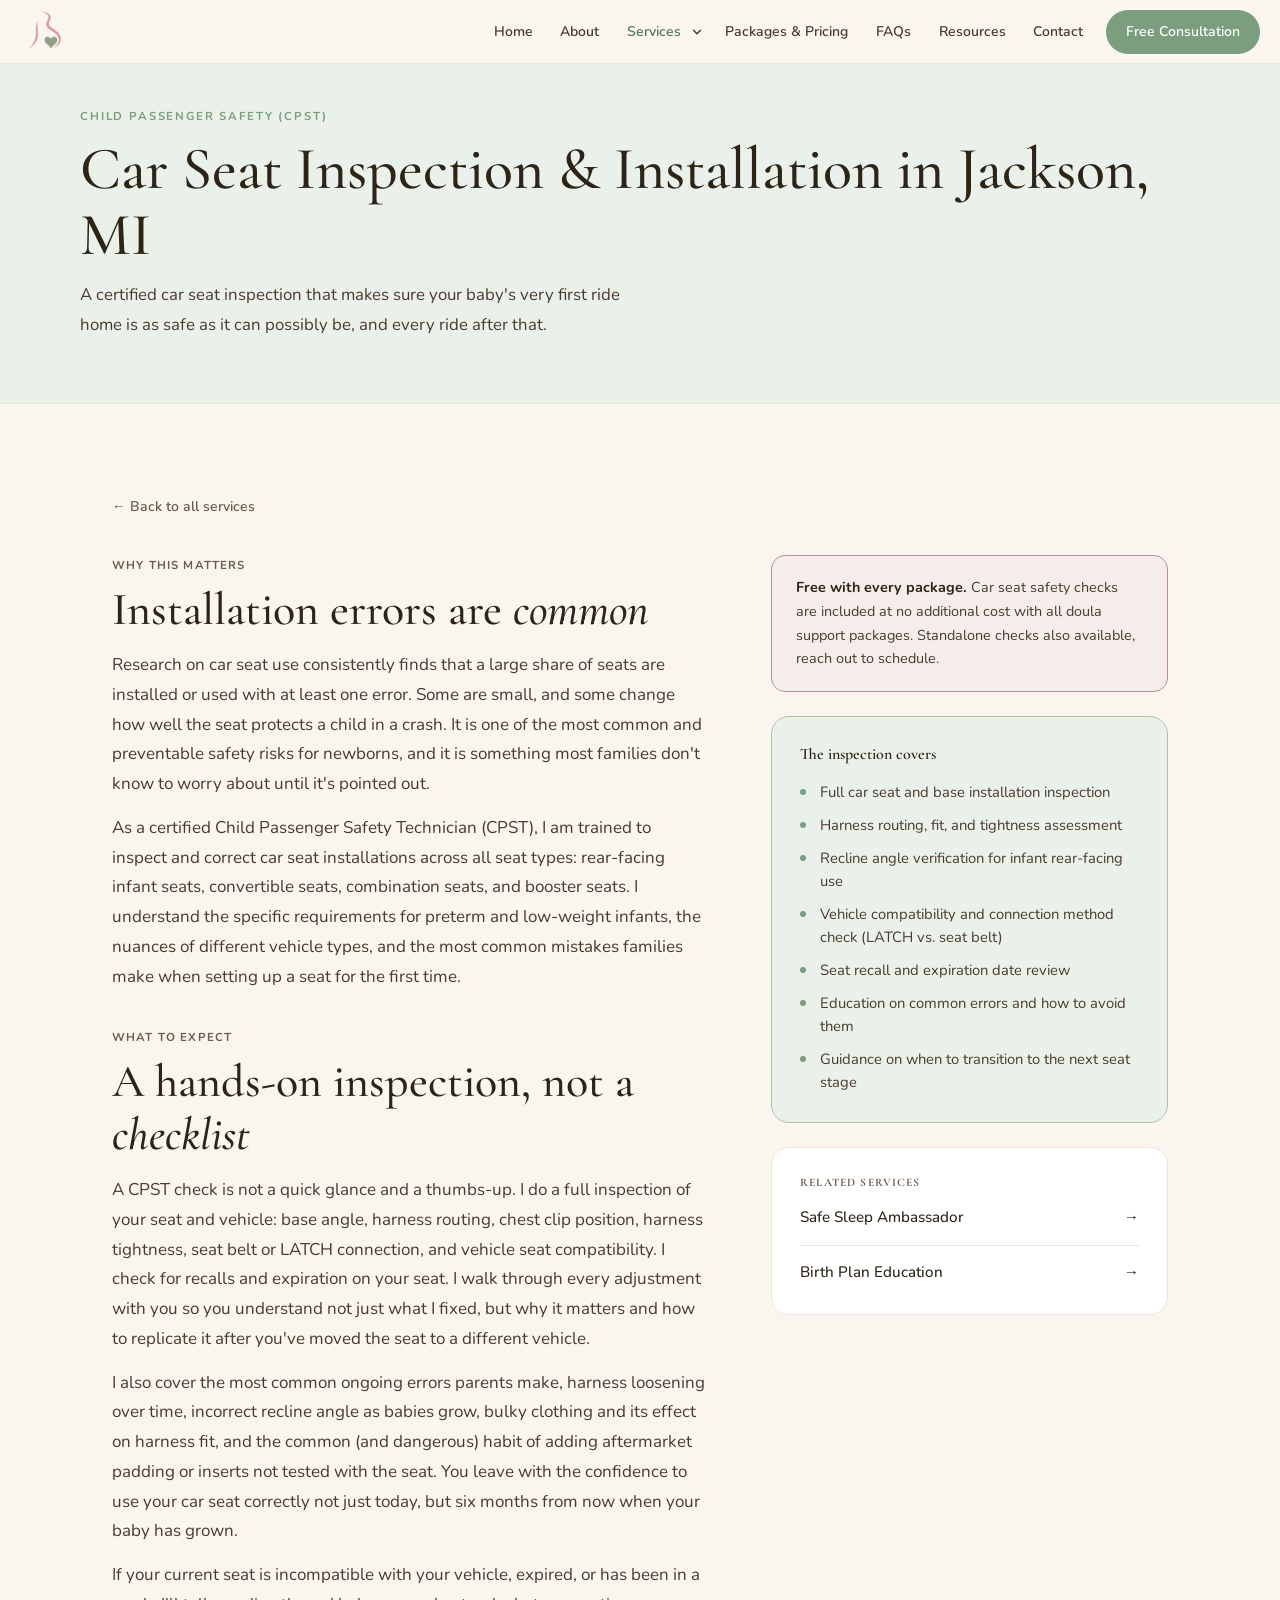
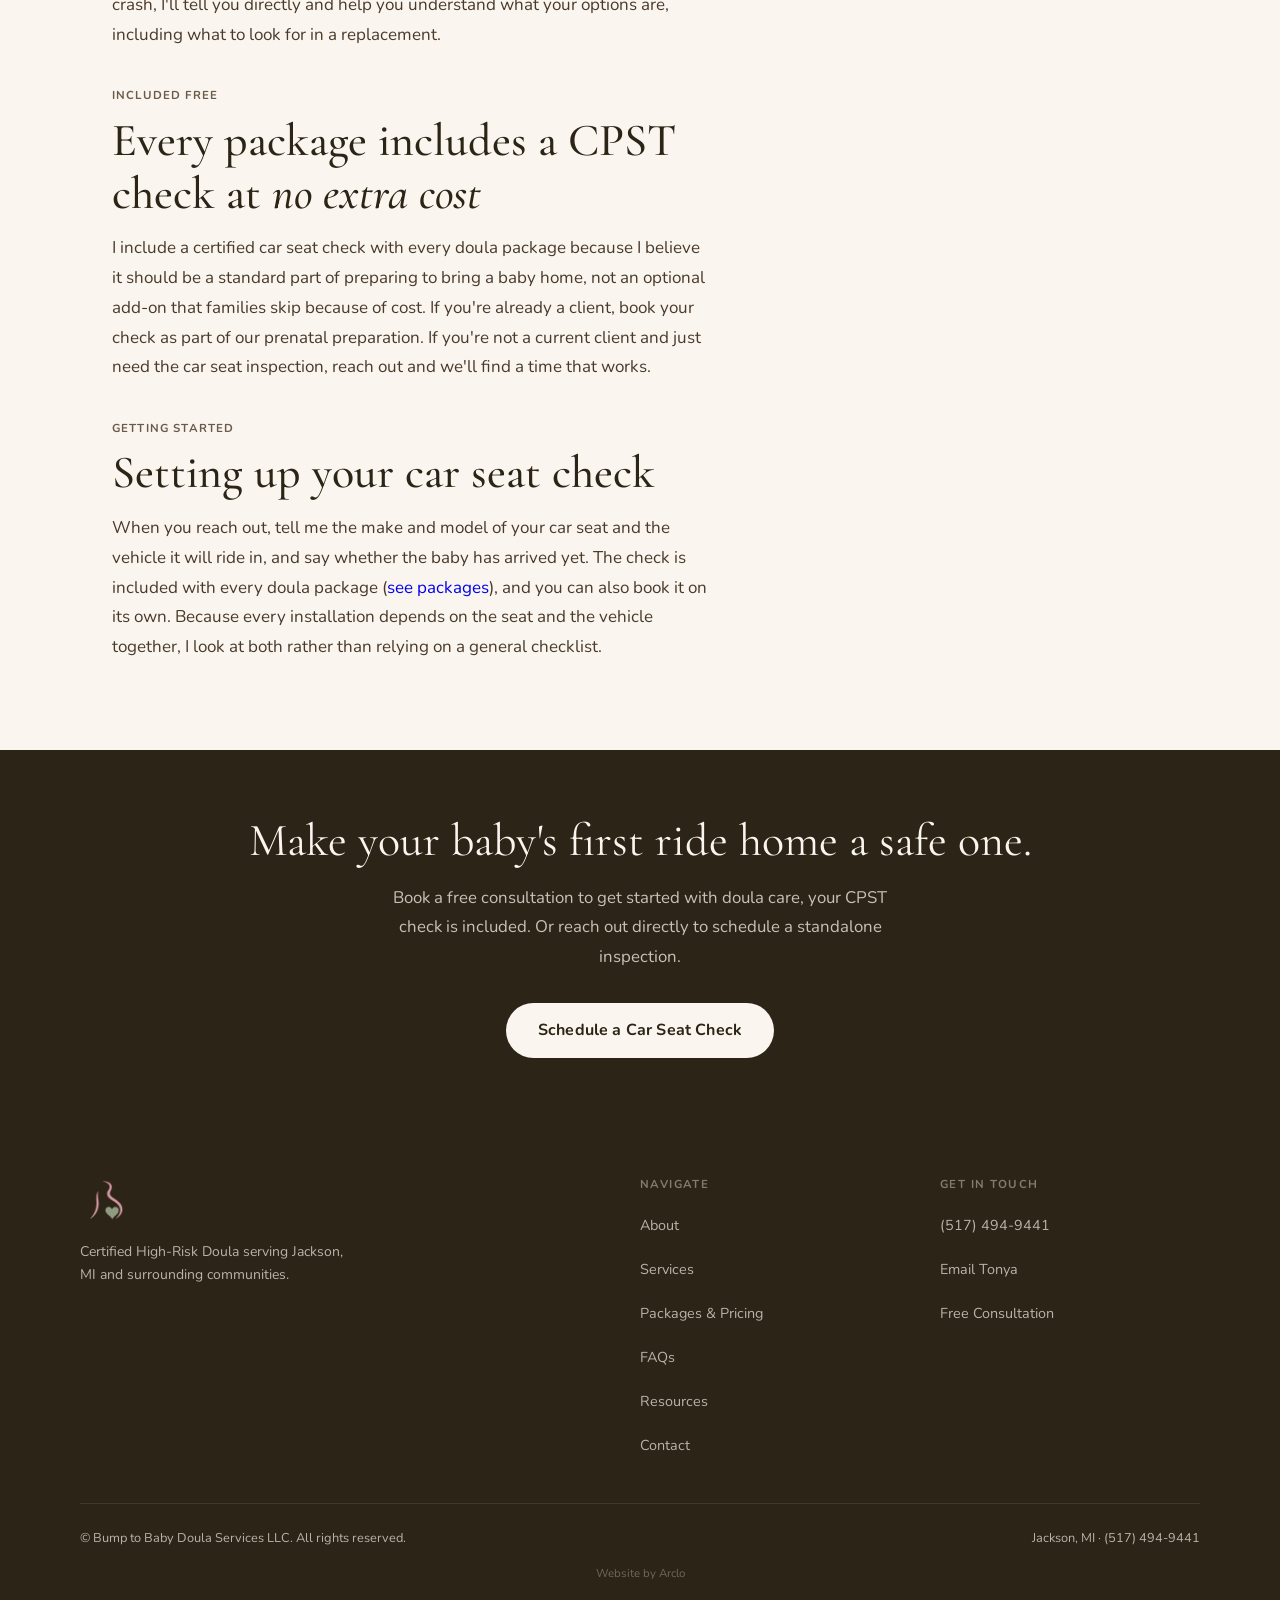
<file: child-passenger-safety.html>
<!DOCTYPE html>
<html lang="en">
<head>
  <meta charset="UTF-8">
  <meta name="viewport" content="width=device-width, initial-scale=1.0">
  <title>Car Seat Inspection &amp; Installation in Jackson, MI</title>
  <meta name="description" content="Certified CPST car seat inspection and installation in Jackson, MI. Included with every Bump to Baby doula package, or book a standalone check.">
  <link rel="icon" type="image/png" href="Favicon-sm.png">
  <meta name="robots" content="index, follow">
  <link rel="canonical" href="https://www.bumpbabydoula.com/child-passenger-safety.html">
  <meta property="og:title" content="Car Seat Inspection &amp; Installation in Jackson, MI">
  <meta property="og:description" content="Certified CPST car seat inspection and installation in Jackson, MI. Included with every Bump to Baby doula package, or book a standalone check.">
  <meta property="og:type" content="website">
  <meta property="og:site_name" content="Bump to Baby Doula Services">
  <meta property="og:locale" content="en_US">
  <meta property="og:url" content="https://www.bumpbabydoula.com/child-passenger-safety.html">
  <meta property="og:image" content="https://www.bumpbabydoula.com/og-image.jpg">
  <meta property="og:image:type" content="image/jpeg">
  <meta property="og:image:width" content="1200">
  <meta property="og:image:height" content="630">
  <meta property="og:image:alt" content="Bump to Baby Doula Services, Jackson, MI: You deserve support that stays with you">
  <meta name="twitter:card" content="summary_large_image">
  <link rel="preconnect" href="https://fonts.googleapis.com">
  <link rel="preconnect" href="https://fonts.gstatic.com" crossorigin>
  <link rel="stylesheet" href="https://fonts.googleapis.com/css2?family=Cormorant+Garamond:ital,wght@0,400;0,500;0,600;1,400;1,500;1,600&family=Nunito:wght@400;500;600;700&display=swap">
  <link rel="stylesheet" href="styles.css">
  <script src="nav.js" defer></script>
  <style>
    .svc-page-layout {
      display: grid;
      grid-template-columns: 1fr;
      gap: 2.5rem;
    }
    @media (min-width: 768px) {
      .svc-page-layout { grid-template-columns: 3fr 2fr; gap: 4rem; align-items: start; }
    }
    .svc-content-block { display: flex; flex-direction: column; gap: 2.25rem; }
    .svc-section p.svc-section-label {
      font-family: 'Nunito', sans-serif;
      font-size: 0.72rem; font-weight: 700;
      letter-spacing: 0.1em; text-transform: uppercase;
      color: var(--muted); margin-bottom: 0.5rem;
    }
    .svc-section h2 { margin-bottom: 0.875rem; }
    .svc-section p { color: var(--mid); line-height: 1.75; margin-bottom: 0.875rem; }
    .svc-section p:last-child { margin-bottom: 0; }
    .svc-sidebar { display: flex; flex-direction: column; gap: 1.5rem; }
    .svc-includes-card {
      background: var(--sage-pale);
      border: 1.5px solid var(--sage-lt);
      border-radius: 18px;
      padding: 1.75rem;
    }
    .svc-includes-card h3 { font-size: 1rem; font-weight: 600; color: var(--dark); margin-bottom: 1.125rem; }
    .svc-includes-card ul { list-style: none; display: flex; flex-direction: column; gap: 0.625rem; }
    .svc-includes-card li {
      font-size: 0.925rem; color: var(--mid);
      padding-left: 1.25rem; position: relative; line-height: 1.55;
    }
    .svc-includes-card li::before {
      content: ''; position: absolute; left: 0; top: 8px;
      width: 6px; height: 6px; border-radius: 50%; background: var(--sage);
    }
    .svc-related-card {
      background: var(--white);
      border: 1.5px solid var(--cream-dk);
      border-radius: 18px;
      padding: 1.75rem;
    }
    .svc-related-card h3 {
      font-size: 0.72rem; font-weight: 700;
      letter-spacing: 0.1em; text-transform: uppercase;
      color: var(--muted); margin-bottom: 1rem;
    }
    .svc-related-card a {
      display: flex; align-items: center; justify-content: space-between;
      padding: 0.875rem 0;
      border-bottom: 1px solid var(--cream-dk);
      text-decoration: none; color: var(--dark);
      font-size: 0.95rem; font-weight: 500;
      transition: color 0.2s;
    }
    .svc-related-card a:last-child { border-bottom: none; padding-bottom: 0; }
    .svc-related-card a:first-of-type { padding-top: 0; }
    .svc-related-card a:hover { color: var(--sage-dk); }
    .back-link {
      display: inline-flex; align-items: center; gap: 0.35rem;
      font-size: 0.875rem; font-weight: 600;
      color: var(--muted); text-decoration: none;
      margin-bottom: 2.25rem;
      transition: color 0.2s;
    }
    .back-link:hover { color: var(--sage-dk); }
    .free-banner {
      background: var(--rose-pale);
      border: 1.5px solid var(--rose);
      border-radius: 14px;
      padding: 1.25rem 1.5rem;
      font-size: 0.9rem;
      color: var(--mid);
      line-height: 1.65;
    }
    .free-banner strong { color: var(--dark); }
  </style>
  <script type="application/ld+json">
{
  "@context": "https://schema.org",
  "@type": "Service",
  "name": "Car Seat Inspection and Installation",
  "serviceType": "Car Seat Inspection and Installation",
  "url": "https://www.bumpbabydoula.com/child-passenger-safety.html",
  "description": "Certified CPST car seat inspection and installation in Jackson, MI. Included with every Bump to Baby doula package, or book a standalone check.",
  "provider": {
    "@id": "https://www.bumpbabydoula.com/#business"
  },
  "areaServed": {
    "@type": "City",
    "name": "Jackson, Michigan"
  }
}
  </script>
  <script type="application/ld+json">
{
  "@context": "https://schema.org",
  "@type": "BreadcrumbList",
  "itemListElement": [
    {
      "@type": "ListItem",
      "position": 1,
      "name": "Home",
      "item": "https://www.bumpbabydoula.com/"
    },
    {
      "@type": "ListItem",
      "position": 2,
      "name": "Services",
      "item": "https://www.bumpbabydoula.com/services.html"
    },
    {
      "@type": "ListItem",
      "position": 3,
      "name": "Child Passenger Safety (CPST)",
      "item": "https://www.bumpbabydoula.com/child-passenger-safety.html"
    }
  ]
}
  </script>
</head>
\1\n<a class="skip-link" href="#main">Skip to main content</a>

<nav aria-label="Main">
  <a href="index.html" class="nav-logo">
    <img src="Brand Assets/Logo-sm.png" width="53" height="46" alt="Bump to Baby Doula Services">
  </a>
  <ul class="nav-links">
    <li><a href="index.html">Home</a></li>
    <li><a href="about.html">About</a></li>
    <li class="has-dd">
      <a href="services.html" class="dd-link">Services</a>
      <button type="button" class="dd-toggle" aria-expanded="false" aria-controls="svc-dd" aria-label="Services menu"><svg viewBox="0 0 24 24" aria-hidden="true" focusable="false"><polyline points="6 9 12 15 18 9"/></svg></button>
      <ul class="dd-menu" id="svc-dd">
        <li><a href="high-risk-birth-support.html">High-Risk Birth Support</a></li>
        <li><a href="postpartum-support.html">Postpartum Support</a></li>
        <li><a href="bereavement-loss-support.html">Bereavement &amp; Loss Support</a></li>
        <li><a href="lactation-specialist.html">Lactation Specialist</a></li>
        <li><a href="birth-plan-education.html">Birth Plan Education</a></li>
        <li><a href="overnight-nourish-support.html">Overnight Nourish &amp; Support</a></li>
        <li><a href="child-passenger-safety.html">Child Passenger Safety (CPST)</a></li>
        <li><a href="safe-sleep-ambassador.html">Safe Sleep Ambassador</a></li>
        <li class="dd-all"><a href="services.html">View All Services</a></li>
      </ul>
    </li>
    <li><a href="packages.html">Packages &amp; Pricing</a></li>
    <li><a href="faq.html">FAQs</a></li>
    <li><a href="resources.html">Resources</a></li>
    <li><a href="contact.html">Contact</a></li>
    <li><a href="contact.html" class="nav-cta-btn">Free Consultation</a></li>
  </ul>
  <button class="hamburger" onclick="toggleMenu()" aria-label="Menu" aria-controls="mob" aria-expanded="false">
    <span></span><span></span><span></span>
  </button>
</nav>
<div class="mobile-menu" id="mob">
  <a href="index.html">Home</a>
  <a href="about.html">About</a>
  <div class="mob-svc">
    <div class="mob-svc-row">
      <a href="services.html">Services</a>
      <button type="button" class="mob-svc-toggle" aria-expanded="false" aria-controls="mob-svc-list" aria-label="Show service pages"><svg viewBox="0 0 24 24" aria-hidden="true" focusable="false"><polyline points="6 9 12 15 18 9"/></svg></button>
    </div>
    <div class="mob-svc-list" id="mob-svc-list" hidden>
      <a href="high-risk-birth-support.html">High-Risk Birth Support</a>
      <a href="postpartum-support.html">Postpartum Support</a>
      <a href="bereavement-loss-support.html">Bereavement &amp; Loss Support</a>
      <a href="lactation-specialist.html">Lactation Specialist</a>
      <a href="birth-plan-education.html">Birth Plan Education</a>
      <a href="overnight-nourish-support.html">Overnight Nourish &amp; Support</a>
      <a href="child-passenger-safety.html">Child Passenger Safety (CPST)</a>
      <a href="safe-sleep-ambassador.html">Safe Sleep Ambassador</a>
      <a href="services.html" class="mob-svc-all">View All Services</a>
    </div>
  </div>
  <a href="packages.html">Packages &amp; Pricing</a>
  <a href="faq.html">FAQs</a>
  <a href="resources.html">Resources</a>
  <a href="contact.html">Contact</a>
  <a href="contact.html" class="mob-cta">Book Free Consultation</a>
</div>

<div class="page-hero" id="main" tabindex="-1">
  <div class="page-hero-in">
    <span class="lbl">Child Passenger Safety (CPST)</span>
    <h1>Car Seat Inspection &amp; Installation in Jackson, MI</h1>
    <p>A certified car seat inspection that makes sure your baby's very first ride home is as safe as it can possibly be, and every ride after that.</p>
  </div>
</div>

<section>
  <div class="inner">
    <a href="services.html" class="back-link">← Back to all services</a>

    <div class="svc-page-layout">

      <div class="svc-content-block">

        <div class="svc-section">
          <p class="svc-section-label">Why this matters</p>
          <h2 class="h2">Installation errors are <em>common</em></h2>
          <p>Research on car seat use consistently finds that a large share of seats are installed or used with at least one error. Some are small, and some change how well the seat protects a child in a crash. It is one of the most common and preventable safety risks for newborns, and it is something most families don't know to worry about until it's pointed out.</p>
          <p>As a certified Child Passenger Safety Technician (CPST), I am trained to inspect and correct car seat installations across all seat types: rear-facing infant seats, convertible seats, combination seats, and booster seats. I understand the specific requirements for preterm and low-weight infants, the nuances of different vehicle types, and the most common mistakes families make when setting up a seat for the first time.</p>
        </div>

        <div class="svc-section">
          <p class="svc-section-label">What to expect</p>
          <h2 class="h2">A hands-on inspection, not a <em>checklist</em></h2>
          <p>A CPST check is not a quick glance and a thumbs-up. I do a full inspection of your seat and vehicle: base angle, harness routing, chest clip position, harness tightness, seat belt or LATCH connection, and vehicle seat compatibility. I check for recalls and expiration on your seat. I walk through every adjustment with you so you understand not just what I fixed, but why it matters and how to replicate it after you've moved the seat to a different vehicle.</p>
          <p>I also cover the most common ongoing errors parents make, harness loosening over time, incorrect recline angle as babies grow, bulky clothing and its effect on harness fit, and the common (and dangerous) habit of adding aftermarket padding or inserts not tested with the seat. You leave with the confidence to use your car seat correctly not just today, but six months from now when your baby has grown.</p>
          <p>If your current seat is incompatible with your vehicle, expired, or has been in a crash, I'll tell you directly and help you understand what your options are, including what to look for in a replacement.</p>
        </div>

        <div class="svc-section">
          <p class="svc-section-label">Included free</p>
          <h2 class="h2">Every package includes a CPST check at <em>no extra cost</em></h2>
          <p>I include a certified car seat check with every doula package because I believe it should be a standard part of preparing to bring a baby home, not an optional add-on that families skip because of cost. If you're already a client, book your check as part of our prenatal preparation. If you're not a current client and just need the car seat inspection, reach out and we'll find a time that works.</p>
        </div>

      
        <div class="svc-section">
          <p class="svc-section-label">Getting started</p>
          <h2 class="h2">Setting up your car seat check</h2>
          <p>When you reach out, tell me the make and model of your car seat and the vehicle it will ride in, and say whether the baby has arrived yet. The check is included with every doula package (<a href="packages.html">see packages</a>), and you can also book it on its own. Because every installation depends on the seat and the vehicle together, I look at both rather than relying on a general checklist.</p>
        </div>

      </div>

      <div class="svc-sidebar">

        <div class="free-banner">
          <strong>Free with every package.</strong> Car seat safety checks are included at no additional cost with all doula support packages. Standalone checks also available, reach out to schedule.
        </div>

        <div class="svc-includes-card">
          <h3>The inspection covers</h3>
          <ul>
            <li>Full car seat and base installation inspection</li>
            <li>Harness routing, fit, and tightness assessment</li>
            <li>Recline angle verification for infant rear-facing use</li>
            <li>Vehicle compatibility and connection method check (LATCH vs. seat belt)</li>
            <li>Seat recall and expiration date review</li>
            <li>Education on common errors and how to avoid them</li>
            <li>Guidance on when to transition to the next seat stage</li>
          </ul>
        </div>

        <div class="svc-related-card">
          <h3>Related services</h3>
          <a href="safe-sleep-ambassador.html">Safe Sleep Ambassador <span>→</span></a>
          <a href="birth-plan-education.html">Birth Plan Education <span>→</span></a>
        </div>

      </div>

    </div>
  </div>
</section>

<div class="cta-band">
  <h2>Make your baby's first ride home a safe one.</h2>
  <p>Book a free consultation to get started with doula care, your CPST check is included. Or reach out directly to schedule a standalone inspection.</p>
  <a href="contact.html?service=cpst" class="btn btn-white">Schedule a Car Seat Check</a>
</div>

<footer>
  <div class="footer-in">
    <div class="footer-top">
      <div class="f-brand">
        <img src="Brand Assets/Logo-sm.png" width="53" height="46" alt="Bump to Baby Doula Services">
        <p>Certified High-Risk Doula serving Jackson, MI and surrounding communities.</p>
      </div>
      <div class="f-col">
        <h4>Navigate</h4>
        <ul>
          <li><a href="about.html">About</a></li>
          <li><a href="services.html">Services</a></li>
          <li><a href="packages.html">Packages &amp; Pricing</a></li>
          <li><a href="faq.html">FAQs</a></li>
          <li><a href="resources.html">Resources</a></li>
          <li><a href="contact.html">Contact</a></li>
        </ul>
      </div>
      <div class="f-col">
        <h4>Get in Touch</h4>
        <ul>
          <li><a href="tel:5174949441">(517) 494-9441</a></li>
          <li><a href="mailto:hello@bumpbabydoula.com">Email Tonya</a></li>
          <li><a href="contact.html">Free Consultation</a></li>
        </ul>
      </div>
    </div>
    <div class="footer-bot">
      <p>&copy; Bump to Baby Doula Services LLC. All rights reserved.</p>
      <p>Jackson, MI · (517) 494-9441</p>
    </div>
    <p class="footer-credit">Website by <a href="https://getarclo.com" target="_blank" rel="noopener">Arclo</a></p>
  </div>
</footer>

<script>
  function toggleMenu() { document.getElementById('mob').classList.toggle('open'); }
  document.addEventListener('click', function(e) {
    const mob = document.getElementById('mob');
    if (mob.classList.contains('open') && !mob.contains(e.target) && !e.target.closest('.hamburger')) mob.classList.remove('open');
  });
  const page = location.pathname.split('/').pop() || 'index.html';
  document.querySelectorAll('.nav-links a, .mobile-menu a').forEach(function(a) {
    if (a.getAttribute('href') === page) a.classList.add('active');
  });
</script>
</body>
</html>
</file>
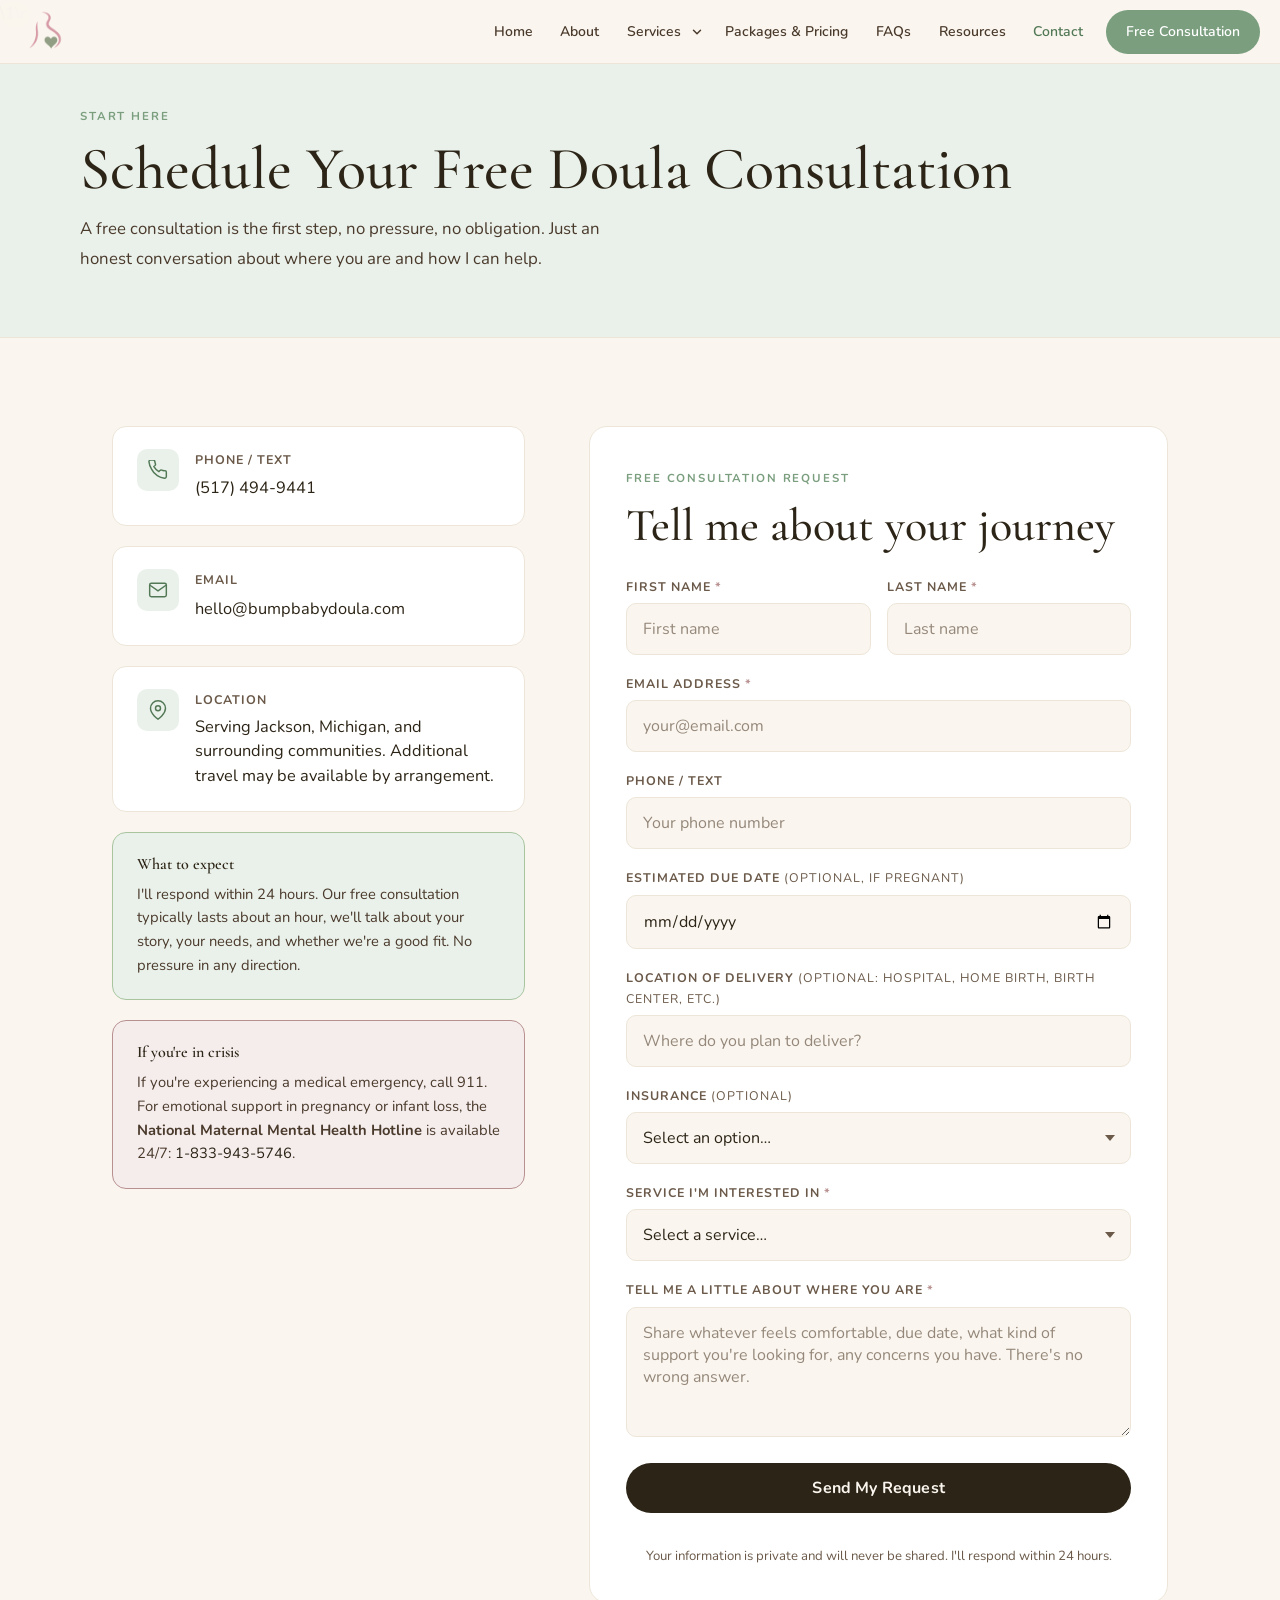
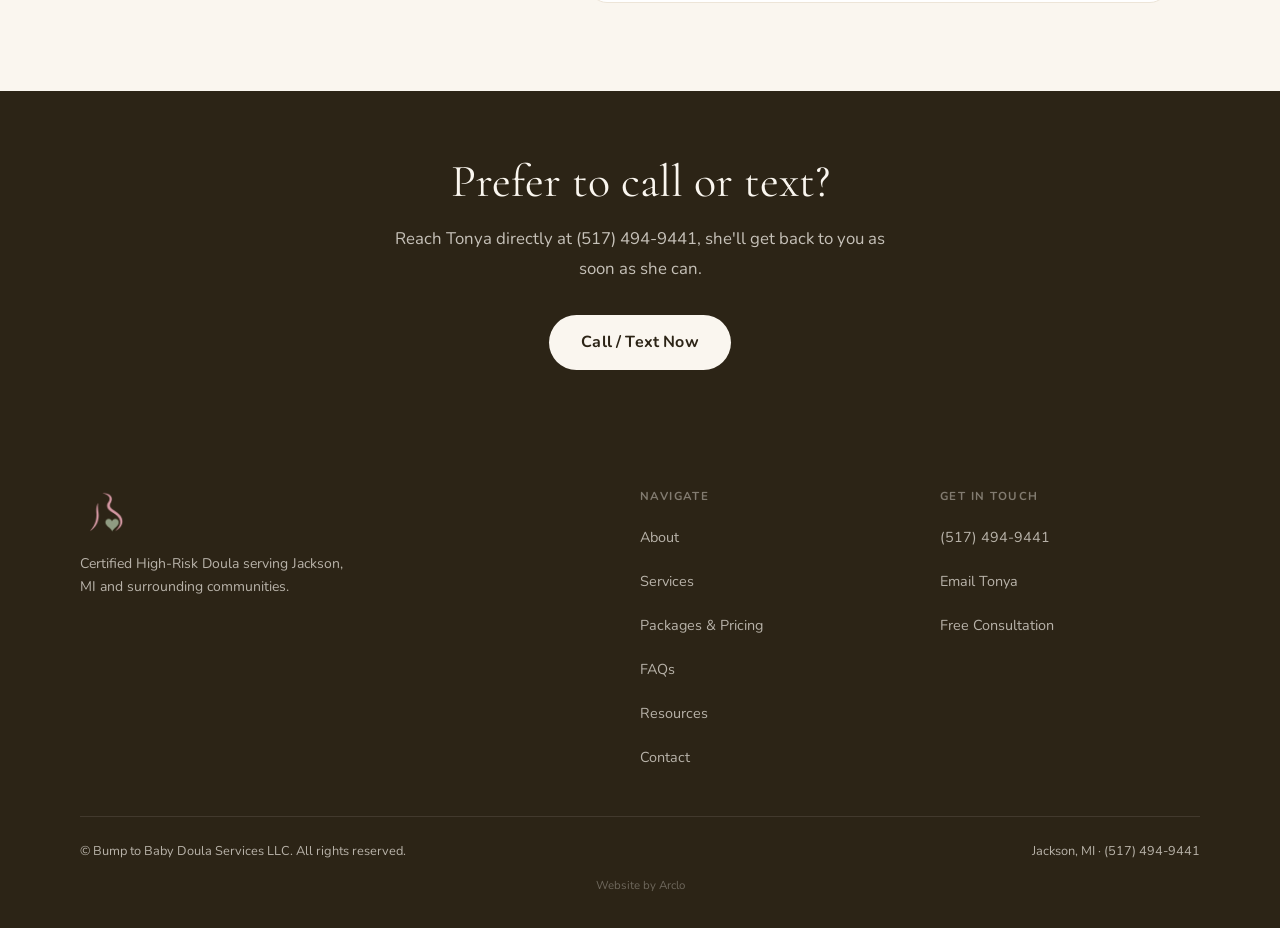
<file: contact.html>
<!DOCTYPE html>
<html lang="en">
<head>
  <meta charset="UTF-8">
  <meta name="viewport" content="width=device-width, initial-scale=1.0">
  <title>Free Doula Consultation in Jackson, MI | Bump to Baby</title>
  <meta name="description" content="Request a free consultation with Tonya, a doula serving Jackson, MI and surrounding communities. Call, text, email, or send the form. No obligation.">
  <link rel="icon" type="image/png" href="Favicon-sm.png">
  <meta name="robots" content="index, follow">
  <link rel="canonical" href="https://www.bumpbabydoula.com/contact.html">
  <meta property="og:title" content="Free Doula Consultation in Jackson, MI | Bump to Baby">
  <meta property="og:description" content="Request a free consultation with Tonya, a doula serving Jackson, MI and surrounding communities. Call, text, email, or send the form. No obligation.">
  <meta property="og:type" content="website">
  <meta property="og:site_name" content="Bump to Baby Doula Services">
  <meta property="og:locale" content="en_US">
  <meta property="og:url" content="https://www.bumpbabydoula.com/contact.html">
  <meta property="og:image" content="https://www.bumpbabydoula.com/og-image.jpg">
  <meta property="og:image:type" content="image/jpeg">
  <meta property="og:image:width" content="1200">
  <meta property="og:image:height" content="630">
  <meta property="og:image:alt" content="Bump to Baby Doula Services, Jackson, MI: You deserve support that stays with you">
  <meta name="twitter:card" content="summary_large_image">
  <link rel="preconnect" href="https://fonts.googleapis.com">
  <link rel="preconnect" href="https://fonts.gstatic.com" crossorigin>
  <link rel="stylesheet" href="https://fonts.googleapis.com/css2?family=Cormorant+Garamond:ital,wght@0,400;0,500;0,600;1,400;1,500;1,600&family=Nunito:wght@400;500;600;700&display=swap">
  <link rel="stylesheet" href="styles.css">
  <script src="nav.js" defer></script>
  <style>
    .contact-layout {
      display: grid;
      grid-template-columns: 1fr;
      gap: 2.5rem;
      align-items: start;
    }
    @media (min-width: 768px) {
      .contact-layout { grid-template-columns: 5fr 7fr; gap: 4rem; }
    }

    /* Info panel */
    .contact-info { display: flex; flex-direction: column; gap: 1.25rem; }

    .ci-card {
      background: var(--white);
      border: 1.5px solid var(--cream-dk);
      border-radius: 14px;
      padding: 1.375rem 1.5rem;
      display: flex;
      align-items: flex-start;
      gap: 1rem;
    }
    .ci-icon {
      width: 42px; height: 42px; flex-shrink: 0;
      background: var(--sage-pale);
      border-radius: 10px;
      display: flex; align-items: center; justify-content: center;
    }
    .ci-icon svg { width: 20px; height: 20px; stroke: var(--sage-dk); fill: none; stroke-width: 1.75; }
    .ci-text { min-width: 0; }
    .ci-text strong { display: block; font-size: 0.78rem; font-weight: 700; letter-spacing: 0.08em; text-transform: uppercase; color: var(--muted); margin-bottom: 0.25rem; }
    .ci-text a, .ci-text p { font-size: 1.025rem; color: var(--dark); line-height: 1.5; margin: 0; word-break: break-word; overflow-wrap: anywhere; }
    .ci-text a { text-decoration: none; }
    .ci-text a:hover { color: var(--sage-dk); }

    .avail-card {
      background: var(--sage-pale);
      border: 1.5px solid var(--sage-lt);
      border-radius: 14px;
      padding: 1.375rem 1.5rem;
    }
    .avail-card h3 { font-size: 1rem; font-weight: 600; color: var(--dark); margin-bottom: 0.625rem; }
    .avail-card p { font-size: 0.92rem; color: var(--mid); line-height: 1.6; margin: 0; }

    /* Form */
    .contact-form-wrap {
      background: var(--white);
      border: 1.5px solid var(--cream-dk);
      border-radius: 18px;
      padding: 2rem 1.75rem;
    }
    @media (min-width: 480px) { .contact-form-wrap { padding: 2.25rem 2.25rem; } }

    .form-row { display: grid; grid-template-columns: 1fr; gap: 1rem; }
    @media (min-width: 480px) { .form-row { grid-template-columns: 1fr 1fr; } }

    .form-group { display: flex; flex-direction: column; gap: 0.375rem; }
    .form-group label {
      font-size: 0.78rem; font-weight: 700; letter-spacing: 0.08em;
      text-transform: uppercase; color: var(--muted);
    }
    .form-group input,
    .form-group select,
    .form-group textarea {
      background: var(--cream);
      border: 1.5px solid var(--cream-dk);
      border-radius: 10px;
      padding: 0.875rem 1rem;
      font-family: 'Nunito', sans-serif;
      font-size: 1rem;
      color: var(--dark);
      width: 100%;
      box-sizing: border-box;
      transition: border-color 0.2s;
      -webkit-appearance: none;
    }
    .form-group input:focus,
    .form-group select:focus,
    .form-group textarea:focus {
      outline: none;
      border-color: var(--sage);
      background: var(--white);
    }
    .form-group input::placeholder,
    .form-group textarea::placeholder { color: var(--muted); opacity: 0.7; }
    .form-group textarea { resize: vertical; min-height: 130px; }

    .form-select-wrap { position: relative; }
    .form-select-wrap::after {
      content: '';
      position: absolute; right: 1rem; top: 50%; transform: translateY(-50%);
      width: 0; height: 0;
      border-left: 5px solid transparent;
      border-right: 5px solid transparent;
      border-top: 6px solid var(--muted);
      pointer-events: none;
    }

    .form-submit {
      margin-top: 0.5rem;
      width: 100%;
    }

    .form-note {
      margin-top: 1rem;
      font-size: 0.825rem;
      color: var(--muted);
      text-align: center;
      line-height: 1.5;
    }

    /* Success / error messages */
    .form-msg {
      display: none;
      padding: 1rem 1.25rem;
      border-radius: 10px;
      font-size: 0.95rem;
      line-height: 1.55;
      margin-bottom: 1rem;
    }
    .form-msg.success { background: var(--sage-pale); color: var(--sage-dk); border: 1.5px solid var(--sage-lt); }
    .form-msg.error { background: #fdf1f1; color: #8b2e2e; border: 1.5px solid #e8b4b4; }
  </style>
  <script type="application/ld+json">
{
  "@context": "https://schema.org",
  "@type": "BreadcrumbList",
  "itemListElement": [
    {
      "@type": "ListItem",
      "position": 1,
      "name": "Home",
      "item": "https://www.bumpbabydoula.com/"
    },
    {
      "@type": "ListItem",
      "position": 2,
      "name": "Contact",
      "item": "https://www.bumpbabydoula.com/contact.html"
    }
  ]
}
  </script>
</head>
\1\n<a class="skip-link" href="#main">Skip to main content</a>

<nav aria-label="Main">
  <a href="index.html" class="nav-logo">
    <img src="Brand Assets/Logo-sm.png" width="53" height="46" alt="Bump to Baby Doula Services">
  </a>
  <ul class="nav-links">
    <li><a href="index.html">Home</a></li>
    <li><a href="about.html">About</a></li>
    <li class="has-dd">
      <a href="services.html" class="dd-link">Services</a>
      <button type="button" class="dd-toggle" aria-expanded="false" aria-controls="svc-dd" aria-label="Services menu"><svg viewBox="0 0 24 24" aria-hidden="true" focusable="false"><polyline points="6 9 12 15 18 9"/></svg></button>
      <ul class="dd-menu" id="svc-dd">
        <li><a href="high-risk-birth-support.html">High-Risk Birth Support</a></li>
        <li><a href="postpartum-support.html">Postpartum Support</a></li>
        <li><a href="bereavement-loss-support.html">Bereavement &amp; Loss Support</a></li>
        <li><a href="lactation-specialist.html">Lactation Specialist</a></li>
        <li><a href="birth-plan-education.html">Birth Plan Education</a></li>
        <li><a href="overnight-nourish-support.html">Overnight Nourish &amp; Support</a></li>
        <li><a href="child-passenger-safety.html">Child Passenger Safety (CPST)</a></li>
        <li><a href="safe-sleep-ambassador.html">Safe Sleep Ambassador</a></li>
        <li class="dd-all"><a href="services.html">View All Services</a></li>
      </ul>
    </li>
    <li><a href="packages.html">Packages &amp; Pricing</a></li>
    <li><a href="faq.html">FAQs</a></li>
    <li><a href="resources.html">Resources</a></li>
    <li><a href="contact.html">Contact</a></li>
    <li><a href="contact.html" class="nav-cta-btn">Free Consultation</a></li>
  </ul>
  <button class="hamburger" onclick="toggleMenu()" aria-label="Menu" aria-controls="mob" aria-expanded="false">
    <span></span><span></span><span></span>
  </button>
</nav>
<div class="mobile-menu" id="mob">
  <a href="index.html">Home</a>
  <a href="about.html">About</a>
  <div class="mob-svc">
    <div class="mob-svc-row">
      <a href="services.html">Services</a>
      <button type="button" class="mob-svc-toggle" aria-expanded="false" aria-controls="mob-svc-list" aria-label="Show service pages"><svg viewBox="0 0 24 24" aria-hidden="true" focusable="false"><polyline points="6 9 12 15 18 9"/></svg></button>
    </div>
    <div class="mob-svc-list" id="mob-svc-list" hidden>
      <a href="high-risk-birth-support.html">High-Risk Birth Support</a>
      <a href="postpartum-support.html">Postpartum Support</a>
      <a href="bereavement-loss-support.html">Bereavement &amp; Loss Support</a>
      <a href="lactation-specialist.html">Lactation Specialist</a>
      <a href="birth-plan-education.html">Birth Plan Education</a>
      <a href="overnight-nourish-support.html">Overnight Nourish &amp; Support</a>
      <a href="child-passenger-safety.html">Child Passenger Safety (CPST)</a>
      <a href="safe-sleep-ambassador.html">Safe Sleep Ambassador</a>
      <a href="services.html" class="mob-svc-all">View All Services</a>
    </div>
  </div>
  <a href="packages.html">Packages &amp; Pricing</a>
  <a href="faq.html">FAQs</a>
  <a href="resources.html">Resources</a>
  <a href="contact.html">Contact</a>
  <a href="contact.html" class="mob-cta">Book Free Consultation</a>
</div>

<div class="page-hero" id="main" tabindex="-1">
  <div class="page-hero-in">
    <span class="lbl">Start Here</span>
    <h1>Schedule Your Free Doula Consultation</h1>
    <p>A free consultation is the first step, no pressure, no obligation. Just an honest conversation about where you are and how I can help.</p>
  </div>
</div>

<section>
  <div class="inner">
    <div class="contact-layout">

      <!-- Left: contact info -->
      <div class="contact-info rev">

        <div class="ci-card">
          <div class="ci-icon">
            <svg viewBox="0 0 24 24"><path d="M22 16.92v3a2 2 0 01-2.18 2 19.79 19.79 0 01-8.63-3.07A19.5 19.5 0 014.26 11a19.79 19.79 0 01-3.07-8.67A2 2 0 013.17 0h3a2 2 0 012 1.72 12.84 12.84 0 00.7 2.81 2 2 0 01-.45 2.11L7.09 7.91a16 16 0 006 6l1.27-1.27a2 2 0 012.11-.45 12.84 12.84 0 002.81.7A2 2 0 0122 14.9v2.02z"/></svg>
          </div>
          <div class="ci-text">
            <strong>Phone / Text</strong>
            <a href="tel:5174949441">(517) 494-9441</a>
          </div>
        </div>

        <div class="ci-card">
          <div class="ci-icon">
            <svg viewBox="0 0 24 24"><path d="M4 4h16c1.1 0 2 .9 2 2v12c0 1.1-.9 2-2 2H4c-1.1 0-2-.9-2-2V6c0-1.1.9-2 2-2z"/><polyline points="22,6 12,13 2,6"/></svg>
          </div>
          <div class="ci-text">
            <strong>Email</strong>
            <a href="mailto:hello@bumpbabydoula.com">hello@bumpbabydoula.com</a>
          </div>
        </div>

        <div class="ci-card">
          <div class="ci-icon">
            <svg viewBox="0 0 24 24"><path d="M21 10c0 7-9 13-9 13s-9-6-9-13a9 9 0 0118 0z"/><circle cx="12" cy="10" r="3"/></svg>
          </div>
          <div class="ci-text">
            <strong>Location</strong>
            <p>Serving Jackson, Michigan, and surrounding communities. Additional travel may be available by arrangement.</p>
          </div>
        </div>

        <div class="avail-card">
          <h3>What to expect</h3>
          <p>I'll respond within 24 hours. Our free consultation typically lasts about an hour, we'll talk about your story, your needs, and whether we're a good fit. No pressure in any direction.</p>
        </div>

        <div class="avail-card" style="background:var(--rose-pale); border-color: var(--rose);">
          <h3>If you're in crisis</h3>
          <p>If you're experiencing a medical emergency, call 911. For emotional support in pregnancy or infant loss, the <strong>National Maternal Mental Health Hotline</strong> is available 24/7: <a href="tel:18338435746" style="color:var(--dark);">1-833-943-5746</a>.</p>
        </div>

      </div>

      <!-- Right: form -->
      <div class="contact-form-wrap rev" style="transition-delay:0.1s">
        <span class="lbl">Free Consultation Request</span>
        <h2 class="h2" style="margin-bottom:1.5rem;">Tell me about your journey</h2>

        <div class="form-msg success" id="msg-success" role="status" tabindex="-1">
          Thank you, I'll be in touch within 24 hours. I look forward to connecting with you.
        </div>
        <div class="form-msg error" id="msg-error" role="alert" tabindex="-1">
          Something went wrong. Please try again or reach out directly at (517) 494-9441.
        </div>

        <form id="contact-form" action="https://formspree.io/f/mrevvdld" method="POST">
          <div style="display:flex;flex-direction:column;gap:1.125rem;">
            <input type="hidden" name="_subject" value="New Consultation Request: Bump to Baby Doula Site">

            <div class="form-row">
              <div class="form-group">
                <label for="first-name">First Name <span style="color:var(--rose)">*</span></label>
                <input type="text" id="first-name" name="first_name" placeholder="First name" autocomplete="given-name" required>
              </div>
              <div class="form-group">
                <label for="last-name">Last Name <span style="color:var(--rose)">*</span></label>
                <input type="text" id="last-name" name="last_name" placeholder="Last name" autocomplete="family-name" required>
              </div>
            </div>

            <div class="form-group">
              <label for="email">Email Address <span style="color:var(--rose)">*</span></label>
              <input type="email" id="email" name="email" placeholder="your@email.com" autocomplete="email" required>
            </div>

            <div class="form-group">
              <label for="phone">Phone / Text</label>
              <input type="tel" id="phone" name="phone" placeholder="Your phone number" autocomplete="tel">
            </div>

            <div class="form-group">
              <label for="due-date">Estimated Due Date <span style="font-weight:400;color:var(--muted)">(optional, if pregnant)</span></label>
              <input type="date" id="due-date" name="due_date">
            </div>

            <div class="form-group">
              <label for="delivery-location">Location of Delivery <span style="font-weight:400;color:var(--muted)">(optional: hospital, home birth, birth center, etc.)</span></label>
              <input type="text" id="delivery-location" name="delivery_location" placeholder="Where do you plan to deliver?">
            </div>

            <div class="form-group">
              <label for="insurance">Insurance <span style="font-weight:400;color:var(--muted)">(optional)</span></label>
              <div class="form-select-wrap">
                <select id="insurance" name="insurance">
                  <option value="" disabled selected>Select an option…</option>
                  <option value="commercial">Commercial Insurance</option>
                  <option value="medicaid">Michigan Medicaid</option>
                  <option value="self-pay">Self-Pay</option>
                </select>
              </div>
            </div>

            <div class="form-group">
              <label for="service">Service I'm Interested In <span style="color:var(--rose)">*</span></label>
              <div class="form-select-wrap">
                <select id="service" name="service" required>
                  <option value="" disabled selected>Select a service…</option>
                  <option value="high-risk">High-Risk Pregnancy Support</option>
                  <option value="postpartum">Postpartum Doula Care</option>
                  <option value="bereavement">Bereavement &amp; Loss Support</option>
                  <option value="lactation">Lactation &amp; Feeding Support</option>
                  <option value="birth-plan">Personalized Birth Plan</option>
                  <option value="overnight">Overnight Newborn Care</option>
                  <option value="cpst">CPST, Car Seat Check (Free)</option>
                  <option value="safe-sleep">Safe Sleep Consultation</option>
                  <option value="package">Full Package (see Packages page)</option>
                  <option value="not-sure">Not sure, let's talk</option>
                </select>
              </div>
            </div>

            <div class="form-group">
              <label for="message">Tell me a little about where you are <span style="color:var(--rose)">*</span></label>
              <textarea id="message" name="message" placeholder="Share whatever feels comfortable, due date, what kind of support you're looking for, any concerns you have. There's no wrong answer." required></textarea>
            </div>

            <button type="submit" class="btn btn-dark form-submit">Send My Request</button>

            <p class="form-note">Your information is private and will never be shared. I'll respond within 24 hours.</p>

          </div>
        </form>
      </div>

    </div>
  </div>
</section>

<div class="cta-band">
  <h2>Prefer to call or text?</h2>
  <p>Reach Tonya directly at (517) 494-9441, she'll get back to you as soon as she can.</p>
  <a href="tel:5174949441" class="btn btn-white">Call / Text Now</a>
</div>

<footer>
  <div class="footer-in">
    <div class="footer-top">
      <div class="f-brand">
        <img src="Brand Assets/Logo-sm.png" width="53" height="46" alt="Bump to Baby Doula Services">
        <p>Certified High-Risk Doula serving Jackson, MI and surrounding communities.</p>
      </div>
      <div class="f-col">
        <h4>Navigate</h4>
        <ul>
          <li><a href="about.html">About</a></li>
          <li><a href="services.html">Services</a></li>
          <li><a href="packages.html">Packages &amp; Pricing</a></li>
          <li><a href="faq.html">FAQs</a></li>
          <li><a href="resources.html">Resources</a></li>
          <li><a href="contact.html">Contact</a></li>
        </ul>
      </div>
      <div class="f-col">
        <h4>Get in Touch</h4>
        <ul>
          <li><a href="tel:5174949441">(517) 494-9441</a></li>
          <li><a href="mailto:hello@bumpbabydoula.com">Email Tonya</a></li>
          <li><a href="contact.html">Free Consultation</a></li>
        </ul>
      </div>
    </div>
    <div class="footer-bot">
      <p>&copy; Bump to Baby Doula Services LLC. All rights reserved.</p>
      <p>Jackson, MI · (517) 494-9441</p>
    </div>
    <p class="footer-credit">Website by <a href="https://getarclo.com" target="_blank" rel="noopener">Arclo</a></p>
  </div>
</footer>

<script>
  function toggleMenu() { document.getElementById('mob').classList.toggle('open'); }
  document.addEventListener('click', e => {
    const mob = document.getElementById('mob');
    if (mob.classList.contains('open') && !mob.contains(e.target) && !e.target.closest('.hamburger')) mob.classList.remove('open');
  });
  const page = location.pathname.split('/').pop() || 'index.html';
  document.querySelectorAll('.nav-links a, .mobile-menu a').forEach(a => {
    if (a.getAttribute('href') === page) a.classList.add('active');
  });

  // Preselect the service when arriving from a service page (?service=overnight)
  (function () {
    try {
      const wanted = new URLSearchParams(location.search).get('service');
      const sel = document.getElementById('service');
      if (wanted && sel && Array.from(sel.options).some(o => o.value === wanted)) sel.value = wanted;
    } catch (e) {}
  })();

  // Formspree AJAX submit
  const form = document.getElementById('contact-form');
  form.addEventListener('submit', async function(e) {
    e.preventDefault();
    const btn = form.querySelector('[type=submit]');
    btn.textContent = 'Sending…';
    btn.disabled = true;
    try {
      const res = await fetch(form.action, {
        method: 'POST',
        body: new FormData(form),
        headers: { 'Accept': 'application/json' }
      });
      if (res.ok) {
        document.getElementById('msg-error').style.display = 'none';
        document.getElementById('msg-success').style.display = 'block';
        document.getElementById('msg-success').focus();
        form.reset();
        btn.textContent = 'Message Sent ✓';
      } else {
        throw new Error('Network response not ok');
      }
    } catch {
      document.getElementById('msg-error').style.display = 'block';
      document.getElementById('msg-error').focus();
      btn.textContent = 'Send My Request';
      btn.disabled = false;
    }
  });

  const io = new IntersectionObserver(entries => {
    entries.forEach(e => { if (e.isIntersecting) { e.target.classList.add('in'); io.unobserve(e.target); } });
  }, { threshold: 0.1, rootMargin: '0px 0px -30px 0px' });
  document.querySelectorAll('.rev').forEach(el => io.observe(el));
</script>
</body>
</html>
</file>
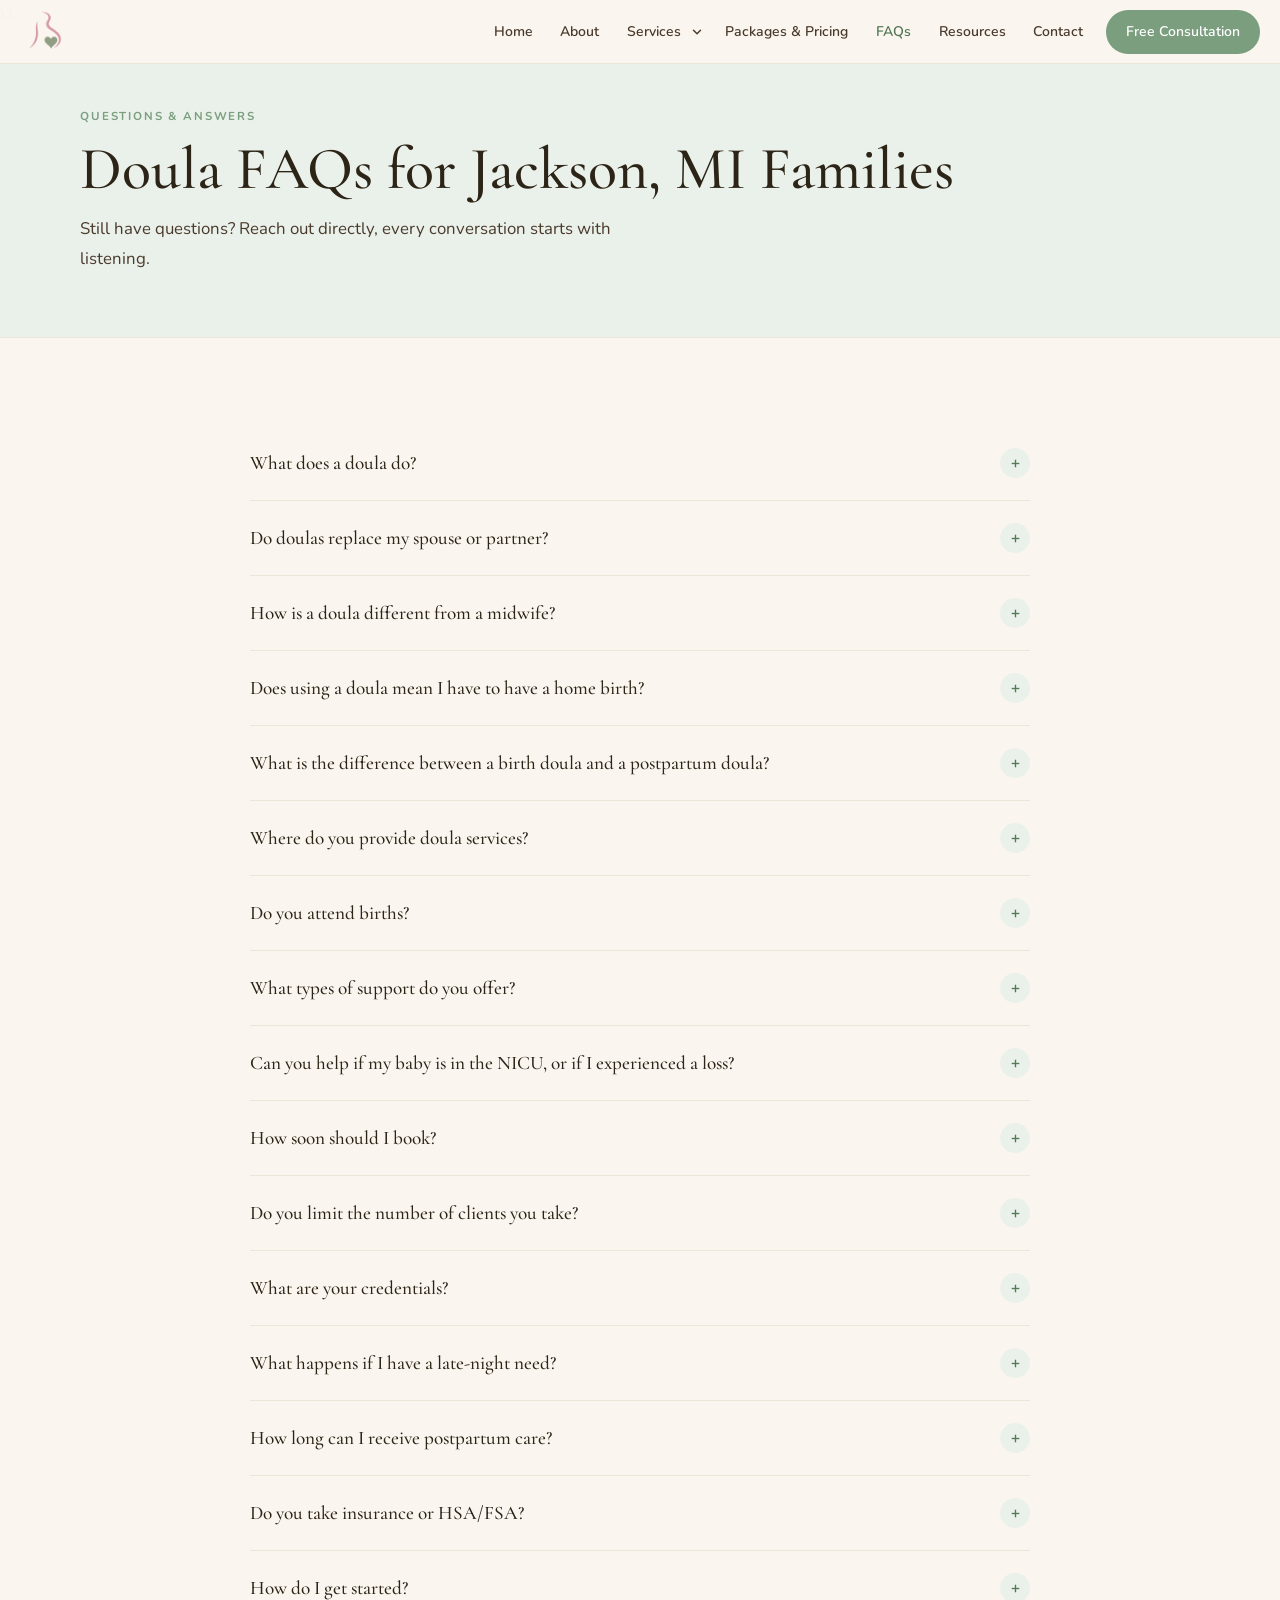
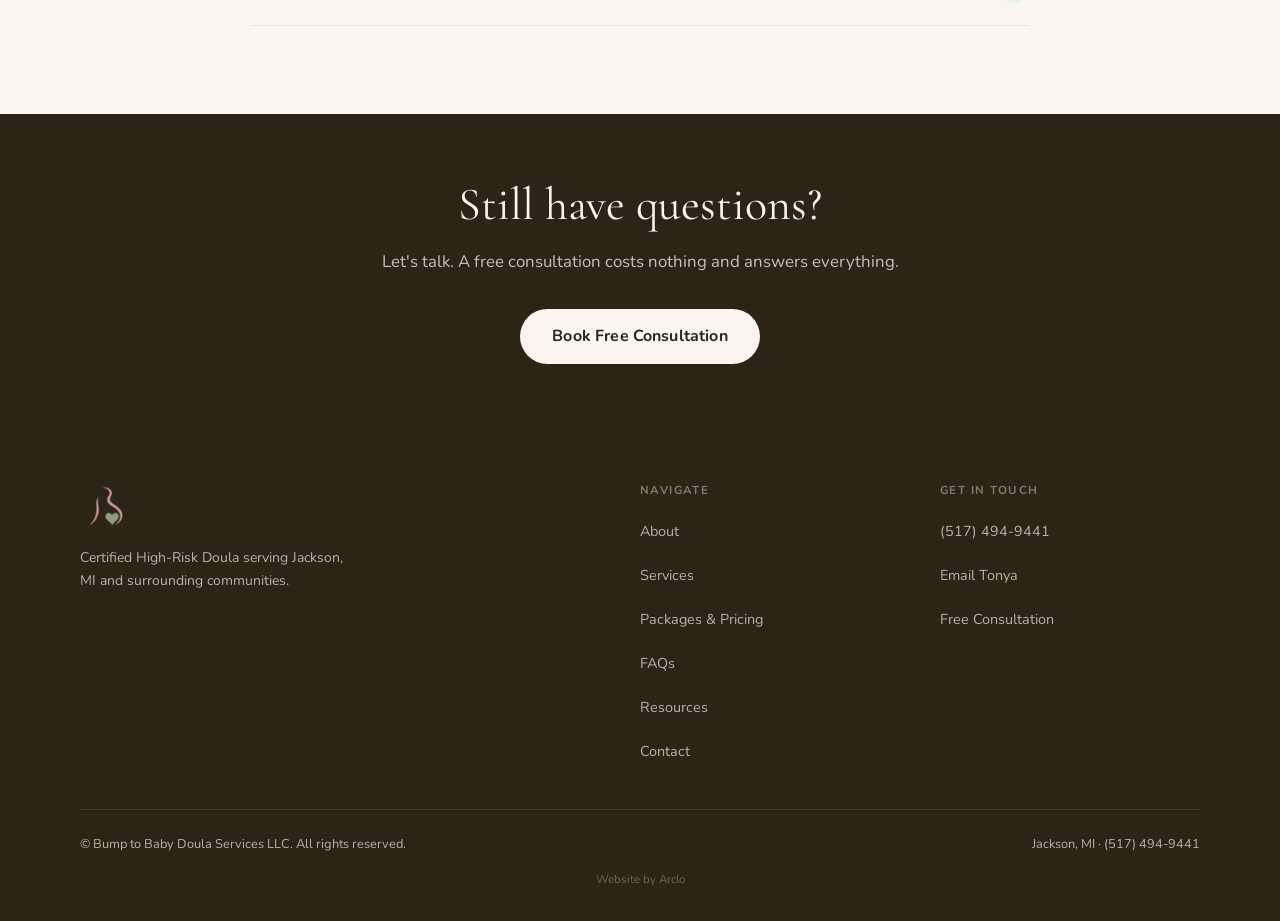
<file: faq.html>
<!DOCTYPE html>
<html lang="en">
<head>
  <meta charset="UTF-8">
  <meta name="viewport" content="width=device-width, initial-scale=1.0">
  <title>Doula FAQs for Jackson, MI Families | Bump to Baby</title>
  <meta name="description" content="Answers about working with a doula in Jackson, MI: what a doula does, high-risk and postpartum support, overnight care, payment options, and how to start.">
  <link rel="icon" type="image/png" href="Favicon-sm.png">
  <meta name="robots" content="index, follow">
  <link rel="canonical" href="https://www.bumpbabydoula.com/faq.html">
  <meta property="og:title" content="Doula FAQs for Jackson, MI Families | Bump to Baby">
  <meta property="og:description" content="Answers about working with a doula in Jackson, MI: what a doula does, high-risk and postpartum support, overnight care, payment options, and how to start.">
  <meta property="og:type" content="website">
  <meta property="og:site_name" content="Bump to Baby Doula Services">
  <meta property="og:locale" content="en_US">
  <meta property="og:url" content="https://www.bumpbabydoula.com/faq.html">
  <meta property="og:image" content="https://www.bumpbabydoula.com/og-image.jpg">
  <meta property="og:image:type" content="image/jpeg">
  <meta property="og:image:width" content="1200">
  <meta property="og:image:height" content="630">
  <meta property="og:image:alt" content="Bump to Baby Doula Services, Jackson, MI: You deserve support that stays with you">
  <meta name="twitter:card" content="summary_large_image">
  <link rel="preconnect" href="https://fonts.googleapis.com">
  <link rel="preconnect" href="https://fonts.gstatic.com" crossorigin>
  <link rel="stylesheet" href="https://fonts.googleapis.com/css2?family=Cormorant+Garamond:ital,wght@0,400;0,500;0,600;1,400;1,500;1,600&family=Nunito:wght@400;500;600;700&display=swap">
  <link rel="stylesheet" href="styles.css">
  <script src="nav.js" defer></script>
  <style>
    .faq-wrap { max-width: 780px; margin: 0 auto; }

    .faq-item { border-bottom: 1.5px solid var(--cream-dk); }

    .faq-q {
      width: 100%;
      background: none;
      border: none;
      padding: 1.375rem 0;
      cursor: pointer;
      display: flex;
      justify-content: space-between;
      align-items: center;
      gap: 1rem;
      text-align: left;
      min-height: 60px;
    }
    .faq-q span {
      font-family: 'Cormorant Garamond', serif;
      font-size: 1.2rem;
      font-weight: 500;
      color: var(--dark);
      line-height: 1.3;
    }
    .faq-ico {
      width: 30px; height: 30px; flex-shrink: 0;
      background: var(--sage-pale);
      border-radius: 50%;
      display: flex; align-items: center; justify-content: center;
      transition: transform 0.3s, background 0.2s;
    }
    .faq-ico svg { width: 13px; height: 13px; stroke: var(--sage-dk); fill: none; stroke-width: 2.5; }

    .faq-item.open .faq-ico { transform: rotate(45deg); background: var(--sage); }
    .faq-item.open .faq-ico svg { stroke: var(--white); }

    .faq-body { max-height: 0; overflow: hidden; transition: max-height 0.35s ease; }
    .faq-body-in {
      padding: 0 0 1.5rem;
      font-size: 1rem;
      color: var(--mid);
      line-height: 1.75;
    }
  </style>
  <script type="application/ld+json">
{
  "@context": "https://schema.org",
  "@type": "BreadcrumbList",
  "itemListElement": [
    {
      "@type": "ListItem",
      "position": 1,
      "name": "Home",
      "item": "https://www.bumpbabydoula.com/"
    },
    {
      "@type": "ListItem",
      "position": 2,
      "name": "FAQs",
      "item": "https://www.bumpbabydoula.com/faq.html"
    }
  ]
}
  </script>
</head>
\1\n<a class="skip-link" href="#main">Skip to main content</a>

<nav aria-label="Main">
  <a href="index.html" class="nav-logo">
    <img src="Brand Assets/Logo-sm.png" width="53" height="46" alt="Bump to Baby Doula Services">
  </a>
  <ul class="nav-links">
    <li><a href="index.html">Home</a></li>
    <li><a href="about.html">About</a></li>
    <li class="has-dd">
      <a href="services.html" class="dd-link">Services</a>
      <button type="button" class="dd-toggle" aria-expanded="false" aria-controls="svc-dd" aria-label="Services menu"><svg viewBox="0 0 24 24" aria-hidden="true" focusable="false"><polyline points="6 9 12 15 18 9"/></svg></button>
      <ul class="dd-menu" id="svc-dd">
        <li><a href="high-risk-birth-support.html">High-Risk Birth Support</a></li>
        <li><a href="postpartum-support.html">Postpartum Support</a></li>
        <li><a href="bereavement-loss-support.html">Bereavement &amp; Loss Support</a></li>
        <li><a href="lactation-specialist.html">Lactation Specialist</a></li>
        <li><a href="birth-plan-education.html">Birth Plan Education</a></li>
        <li><a href="overnight-nourish-support.html">Overnight Nourish &amp; Support</a></li>
        <li><a href="child-passenger-safety.html">Child Passenger Safety (CPST)</a></li>
        <li><a href="safe-sleep-ambassador.html">Safe Sleep Ambassador</a></li>
        <li class="dd-all"><a href="services.html">View All Services</a></li>
      </ul>
    </li>
    <li><a href="packages.html">Packages &amp; Pricing</a></li>
    <li><a href="faq.html">FAQs</a></li>
    <li><a href="resources.html">Resources</a></li>
    <li><a href="contact.html">Contact</a></li>
    <li><a href="contact.html" class="nav-cta-btn">Free Consultation</a></li>
  </ul>
  <button class="hamburger" onclick="toggleMenu()" aria-label="Menu" aria-controls="mob" aria-expanded="false">
    <span></span><span></span><span></span>
  </button>
</nav>
<div class="mobile-menu" id="mob">
  <a href="index.html">Home</a>
  <a href="about.html">About</a>
  <div class="mob-svc">
    <div class="mob-svc-row">
      <a href="services.html">Services</a>
      <button type="button" class="mob-svc-toggle" aria-expanded="false" aria-controls="mob-svc-list" aria-label="Show service pages"><svg viewBox="0 0 24 24" aria-hidden="true" focusable="false"><polyline points="6 9 12 15 18 9"/></svg></button>
    </div>
    <div class="mob-svc-list" id="mob-svc-list" hidden>
      <a href="high-risk-birth-support.html">High-Risk Birth Support</a>
      <a href="postpartum-support.html">Postpartum Support</a>
      <a href="bereavement-loss-support.html">Bereavement &amp; Loss Support</a>
      <a href="lactation-specialist.html">Lactation Specialist</a>
      <a href="birth-plan-education.html">Birth Plan Education</a>
      <a href="overnight-nourish-support.html">Overnight Nourish &amp; Support</a>
      <a href="child-passenger-safety.html">Child Passenger Safety (CPST)</a>
      <a href="safe-sleep-ambassador.html">Safe Sleep Ambassador</a>
      <a href="services.html" class="mob-svc-all">View All Services</a>
    </div>
  </div>
  <a href="packages.html">Packages &amp; Pricing</a>
  <a href="faq.html">FAQs</a>
  <a href="resources.html">Resources</a>
  <a href="contact.html">Contact</a>
  <a href="contact.html" class="mob-cta">Book Free Consultation</a>
</div>

<div class="page-hero" id="main" tabindex="-1">
  <div class="page-hero-in">
    <span class="lbl">Questions &amp; Answers</span>
    <h1>Doula FAQs for Jackson, MI Families</h1>
    <p>Still have questions? Reach out directly, every conversation starts with listening.</p>
  </div>
</div>

<section>
  <div class="inner">
    <div class="faq-wrap">

      <div class="faq-item">
        <button class="faq-q" onclick="toggleFaq(this)">
          <span>What does a doula do?</span>
          <span class="faq-ico"><svg viewBox="0 0 24 24"><line x1="12" y1="5" x2="12" y2="19"/><line x1="5" y1="12" x2="19" y2="12"/></svg></span>
        </button>
        <div class="faq-body"><div class="faq-body-in">A doula provides emotional, physical, and informational support during pregnancy, postpartum, and in times of loss. I don't replace your medical team, I work alongside them so you feel informed, advocated for, and held throughout the process.</div></div>
      </div>

      <div class="faq-item">
        <button class="faq-q" onclick="toggleFaq(this)">
          <span>Do doulas replace my spouse or partner?</span>
          <span class="faq-ico"><svg viewBox="0 0 24 24"><line x1="12" y1="5" x2="12" y2="19"/><line x1="5" y1="12" x2="19" y2="12"/></svg></span>
        </button>
        <div class="faq-body"><div class="faq-body-in">Not at all. A doula supports both you and your partner. I help partners feel more confident and present, offering guidance and reassurance so they can focus on being with you instead of worrying about what comes next.</div></div>
      </div>

      <div class="faq-item">
        <button class="faq-q" onclick="toggleFaq(this)">
          <span>How is a doula different from a midwife?</span>
          <span class="faq-ico"><svg viewBox="0 0 24 24"><line x1="12" y1="5" x2="12" y2="19"/><line x1="5" y1="12" x2="19" y2="12"/></svg></span>
        </button>
        <div class="faq-body"><div class="faq-body-in">A midwife is a medical professional who manages clinical care and delivers your baby. A doula provides emotional, physical, and informational support, no clinical procedures, all presence. Both are valuable and they work well together.</div></div>
      </div>

      <div class="faq-item">
        <button class="faq-q" onclick="toggleFaq(this)">
          <span>Does using a doula mean I have to have a home birth?</span>
          <span class="faq-ico"><svg viewBox="0 0 24 24"><line x1="12" y1="5" x2="12" y2="19"/><line x1="5" y1="12" x2="19" y2="12"/></svg></span>
        </button>
        <div class="faq-body"><div class="faq-body-in">No. I support families in all birth settings, hospital, birth center, or home. My support travels with you.</div></div>
      </div>

<div class="faq-item">
        <button class="faq-q" onclick="toggleFaq(this)" aria-expanded="false">
          <span>What is the difference between a birth doula and a postpartum doula?</span>
          <span class="faq-ico"><svg viewBox="0 0 24 24"><line x1="12" y1="5" x2="12" y2="19"/><line x1="5" y1="12" x2="19" y2="12"/></svg></span>
        </button>
        <div class="faq-body"><div class="faq-body-in">A birth doula supports you through pregnancy preparation, labor, and delivery. A postpartum doula supports you and your baby in the weeks after birth with newborn guidance, feeding help, rest, and emotional support. Both roles are nonmedical. My full packages combine them, and you can read more about <a href="high-risk-birth-support.html">high-risk birth support</a> and <a href="postpartum-support.html">postpartum support</a>.</div></div>
      </div>
      <div class="faq-item">
        <button class="faq-q" onclick="toggleFaq(this)" aria-expanded="false">
          <span>Where do you provide doula services?</span>
          <span class="faq-ico"><svg viewBox="0 0 24 24"><line x1="12" y1="5" x2="12" y2="19"/><line x1="5" y1="12" x2="19" y2="12"/></svg></span>
        </button>
        <div class="faq-body"><div class="faq-body-in">I serve Jackson, Michigan, and surrounding communities. Additional travel may be available by arrangement, so if you live outside Jackson, reach out and we can talk about what is possible.</div></div>
      </div>
            <div class="faq-item">
        <button class="faq-q" onclick="toggleFaq(this)">
          <span>Do you attend births?</span>
          <span class="faq-ico"><svg viewBox="0 0 24 24"><line x1="12" y1="5" x2="12" y2="19"/><line x1="5" y1="12" x2="19" y2="12"/></svg></span>
        </button>
        <div class="faq-body"><div class="faq-body-in">Yes. While my primary focus is postpartum and bereavement care, I attend births for all clients I support. My care is continuous, from pregnancy through recovery.</div></div>
      </div>

      <div class="faq-item">
        <button class="faq-q" onclick="toggleFaq(this)">
          <span>What types of support do you offer?</span>
          <span class="faq-ico"><svg viewBox="0 0 24 24"><line x1="12" y1="5" x2="12" y2="19"/><line x1="5" y1="12" x2="19" y2="12"/></svg></span>
        </button>
        <div class="faq-body"><div class="faq-body-in"><a href="high-risk-birth-support.html">High-risk pregnancy education and support</a>, <a href="birth-plan-education.html">birth planning</a>, <a href="postpartum-support.html">postpartum care</a> (newborn guidance, <a href="lactation-specialist.html">feeding support</a>, household help), <a href="bereavement-loss-support.html">bereavement support</a> for pregnancy and infant loss, NICU navigation, <a href="overnight-nourish-support.html">overnight newborn care</a>, <a href="child-passenger-safety.html">CPST car seat checks</a>, and <a href="safe-sleep-ambassador.html">Safe Sleep education</a>. See the <a href="services.html">services page</a> for details.</div></div>
      </div>

      <div class="faq-item">
        <button class="faq-q" onclick="toggleFaq(this)">
          <span>Can you help if my baby is in the NICU, or if I experienced a loss?</span>
          <span class="faq-ico"><svg viewBox="0 0 24 24"><line x1="12" y1="5" x2="12" y2="19"/><line x1="5" y1="12" x2="19" y2="12"/></svg></span>
        </button>
        <div class="faq-body"><div class="faq-body-in">Absolutely. My care extends to families navigating the NICU, the emotional weight, the systems, the uncertainty. <a href="bereavement-loss-support.html">Bereavement support</a> is also available for families experiencing miscarriage, stillbirth, or infant loss. You do not have to go through this alone.</div></div>
      </div>

      <div class="faq-item">
        <button class="faq-q" onclick="toggleFaq(this)">
          <span>How soon should I book?</span>
          <span class="faq-ico"><svg viewBox="0 0 24 24"><line x1="12" y1="5" x2="12" y2="19"/><line x1="5" y1="12" x2="19" y2="12"/></svg></span>
        </button>
        <div class="faq-body"><div class="faq-body-in">The earlier the better, especially for high-risk or complex pregnancies. That said, I welcome families at any stage, if you're already postpartum or in the middle of a difficult situation, reach out and we'll figure it out together.</div></div>
      </div>

      <div class="faq-item">
        <button class="faq-q" onclick="toggleFaq(this)">
          <span>Do you limit the number of clients you take?</span>
          <span class="faq-ico"><svg viewBox="0 0 24 24"><line x1="12" y1="5" x2="12" y2="19"/><line x1="5" y1="12" x2="19" y2="12"/></svg></span>
        </button>
        <div class="faq-body"><div class="faq-body-in">Yes. I intentionally limit the number of families I work with at one time so every client receives my full attention and availability. This is how I protect the quality of care I promise every family.</div></div>
      </div>

      <div class="faq-item">
        <button class="faq-q" onclick="toggleFaq(this)">
          <span>What are your credentials?</span>
          <span class="faq-ico"><svg viewBox="0 0 24 24"><line x1="12" y1="5" x2="12" y2="19"/><line x1="5" y1="12" x2="19" y2="12"/></svg></span>
        </button>
        <div class="faq-body"><div class="faq-body-in">I'm a Certified Full Spectrum Doula with specialized training in high-risk pregnancy, bereavement, trauma-informed care, safe sleep, and perinatal community health. I'm also a certified Child Passenger Safety Technician (CPST) and Safe Sleep Ambassador. Additional certifications in NICU support and pregnancy/infant loss are in progress.</div></div>
      </div>

      <div class="faq-item">
        <button class="faq-q" onclick="toggleFaq(this)">
          <span>What happens if I have a late-night need?</span>
          <span class="faq-ico"><svg viewBox="0 0 24 24"><line x1="12" y1="5" x2="12" y2="19"/><line x1="5" y1="12" x2="19" y2="12"/></svg></span>
        </button>
        <div class="faq-body"><div class="faq-body-in">I offer <a href="overnight-nourish-support.html">overnight newborn care</a>, and I remain accessible to clients within the boundaries of our agreed-upon plan. We'll discuss availability and response expectations during the consultation.</div></div>
      </div>

      <div class="faq-item">
        <button class="faq-q" onclick="toggleFaq(this)">
          <span>How long can I receive postpartum care?</span>
          <span class="faq-ico"><svg viewBox="0 0 24 24"><line x1="12" y1="5" x2="12" y2="19"/><line x1="5" y1="12" x2="19" y2="12"/></svg></span>
        </button>
        <div class="faq-body"><div class="faq-body-in">Postpartum care is flexible and tailored to your needs. Some families need just a few visits; others prefer ongoing support for weeks or months. We'll design a plan together based on what you actually need, not a predetermined schedule.</div></div>
      </div>

      <div class="faq-item">
        <button class="faq-q" onclick="toggleFaq(this)">
          <span>Do you take insurance or HSA/FSA?</span>
          <span class="faq-ico"><svg viewBox="0 0 24 24"><line x1="12" y1="5" x2="12" y2="19"/><line x1="5" y1="12" x2="19" y2="12"/></svg></span>
        </button>
        <div class="faq-body"><div class="faq-body-in">Some commercial insurance plans and Medicaid programs cover doula services, it's worth checking with your provider. HSA and FSA accounts are accepted. Flexible payment plans are available when coverage doesn't apply to your situation. Current rates are on the <a href="packages.html">packages and pricing page</a>.</div></div>
      </div>

      <div class="faq-item">
        <button class="faq-q" onclick="toggleFaq(this)">
          <span>How do I get started?</span>
          <span class="faq-ico"><svg viewBox="0 0 24 24"><line x1="12" y1="5" x2="12" y2="19"/><line x1="5" y1="12" x2="19" y2="12"/></svg></span>
        </button>
        <div class="faq-body"><div class="faq-body-in">Fill out the <a href="contact.html">contact form</a> or call/text (517) 494-9441. I'll schedule a free consultation where we'll talk about your needs, your journey, and how I can best support your family, no pressure, no obligation.</div></div>
      </div>

    </div>
  </div>
</section>

<div class="cta-band">
  <h2>Still have questions?</h2>
  <p>Let's talk. A free consultation costs nothing and answers everything.</p>
  <a href="contact.html" class="btn btn-white">Book Free Consultation</a>
</div>

<footer>
  <div class="footer-in">
    <div class="footer-top">
      <div class="f-brand">
        <img src="Brand Assets/Logo-sm.png" width="53" height="46" alt="Bump to Baby Doula Services">
        <p>Certified High-Risk Doula serving Jackson, MI and surrounding communities.</p>
      </div>
      <div class="f-col">
        <h4>Navigate</h4>
        <ul>
          <li><a href="about.html">About</a></li>
          <li><a href="services.html">Services</a></li>
          <li><a href="packages.html">Packages &amp; Pricing</a></li>
          <li><a href="faq.html">FAQs</a></li>
          <li><a href="resources.html">Resources</a></li>
          <li><a href="contact.html">Contact</a></li>
        </ul>
      </div>
      <div class="f-col">
        <h4>Get in Touch</h4>
        <ul>
          <li><a href="tel:5174949441">(517) 494-9441</a></li>
          <li><a href="mailto:hello@bumpbabydoula.com">Email Tonya</a></li>
          <li><a href="contact.html">Free Consultation</a></li>
        </ul>
      </div>
    </div>
    <div class="footer-bot">
      <p>&copy; Bump to Baby Doula Services LLC. All rights reserved.</p>
      <p>Jackson, MI · (517) 494-9441</p>
    </div>
    <p class="footer-credit">Website by <a href="https://getarclo.com" target="_blank" rel="noopener">Arclo</a></p>
  </div>
</footer>

<script>
  function toggleMenu() { document.getElementById('mob').classList.toggle('open'); }
  document.addEventListener('click', e => {
    const mob = document.getElementById('mob');
    if (mob.classList.contains('open') && !mob.contains(e.target) && !e.target.closest('.hamburger')) mob.classList.remove('open');
  });
  const page = location.pathname.split('/').pop() || 'index.html';
  document.querySelectorAll('.nav-links a, .mobile-menu a').forEach(a => {
    if (a.getAttribute('href') === page) a.classList.add('active');
  });
  function toggleFaq(btn) {
    const item = btn.closest('.faq-item');
    const body = item.querySelector('.faq-body');
    const isOpen = item.classList.contains('open');
    document.querySelectorAll('.faq-item.open').forEach(el => {
      el.classList.remove('open');
      el.querySelector('.faq-body').style.maxHeight = '0';
      el.querySelector('.faq-q').setAttribute('aria-expanded', 'false');
    });
    if (!isOpen) {
      item.classList.add('open');
      body.style.maxHeight = body.scrollHeight + 'px';
      btn.setAttribute('aria-expanded', 'true');
    }
  }
  document.querySelectorAll('.faq-q').forEach(b => b.setAttribute('aria-expanded', 'false'));
</script>
</body>
</html>
</file>
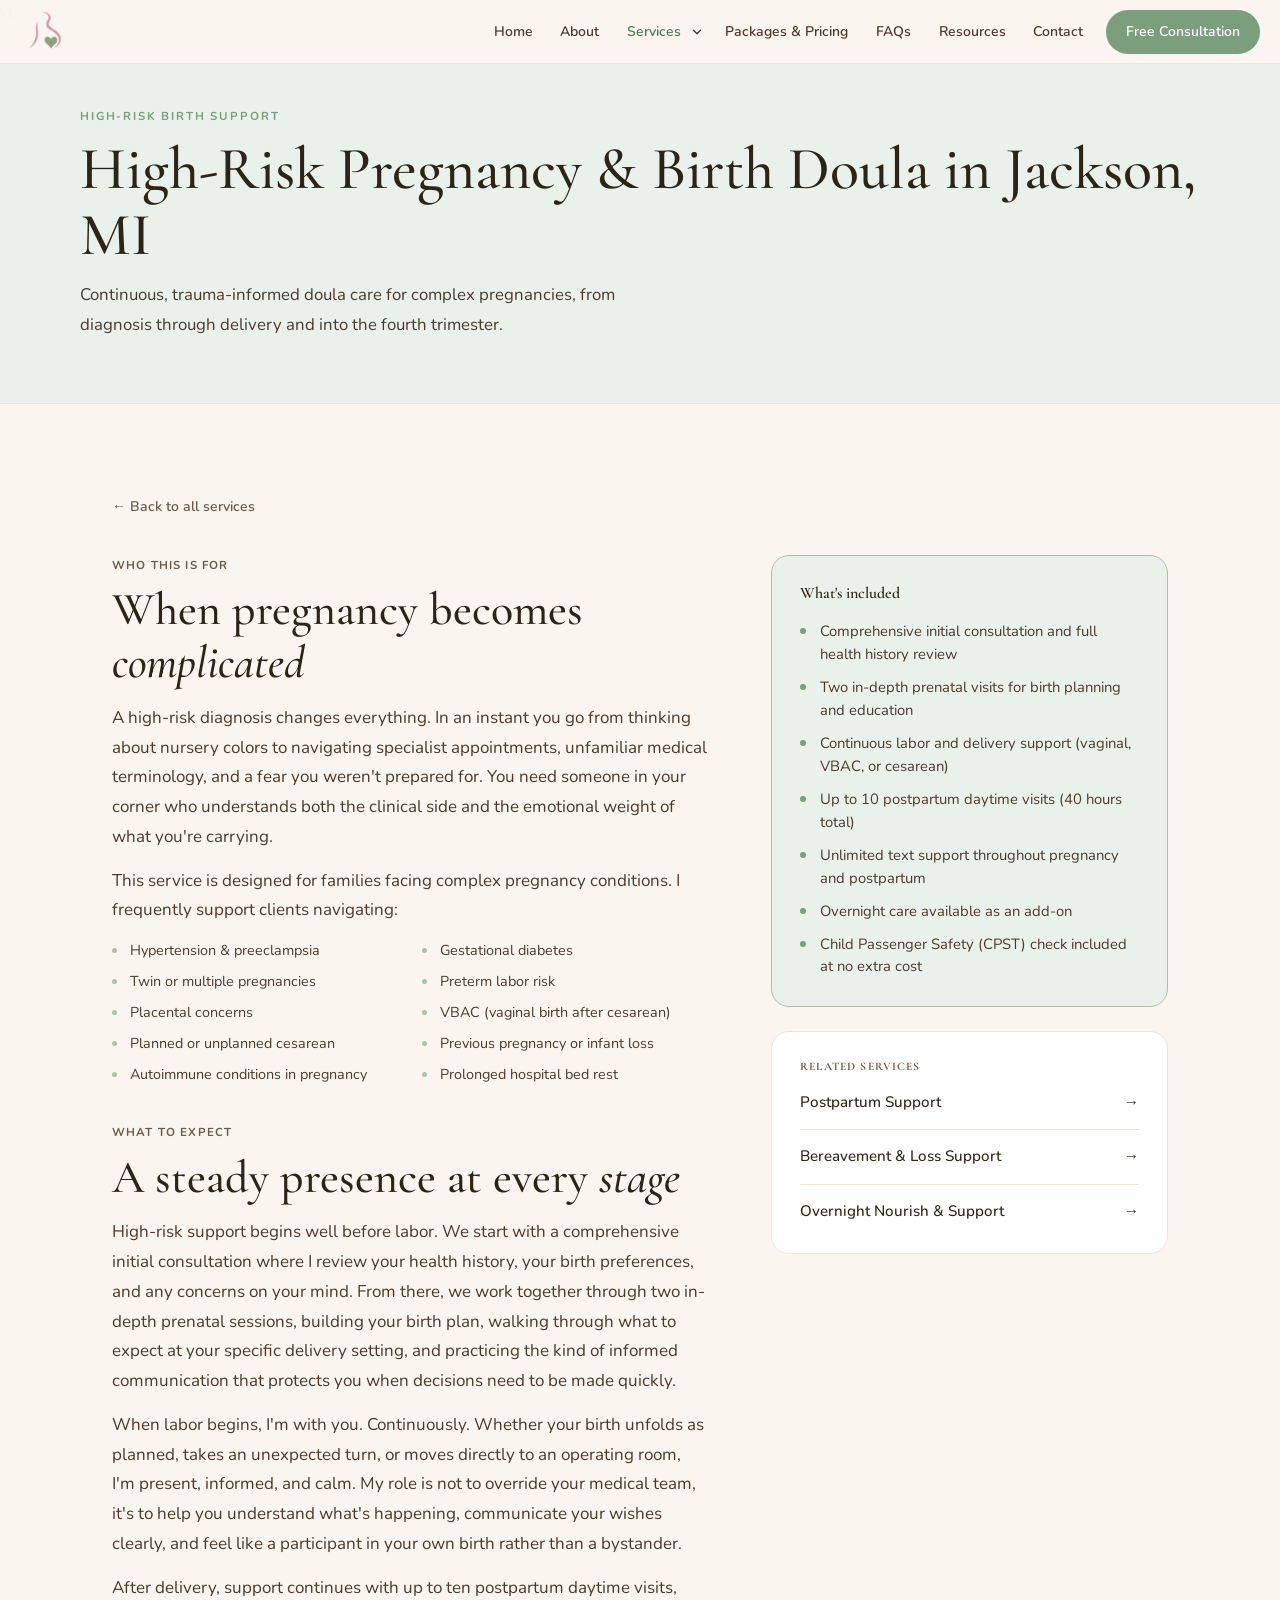
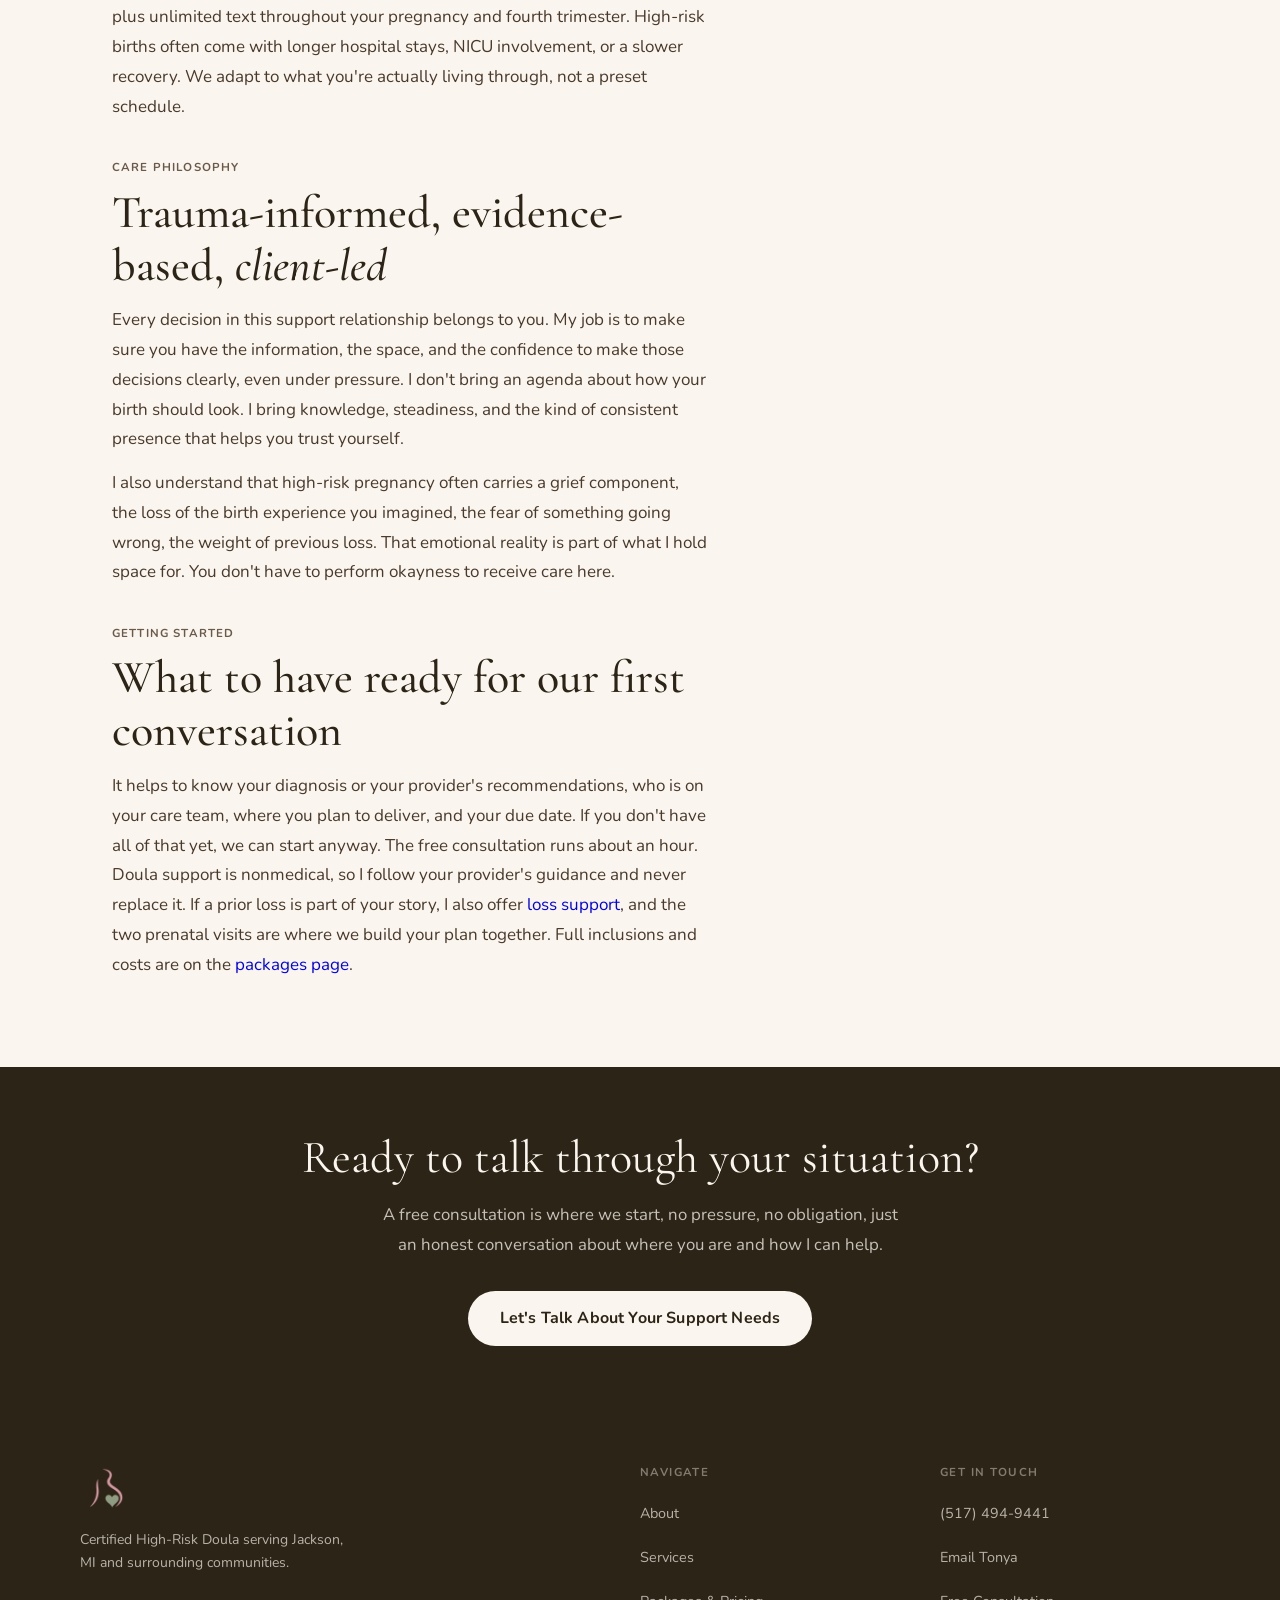
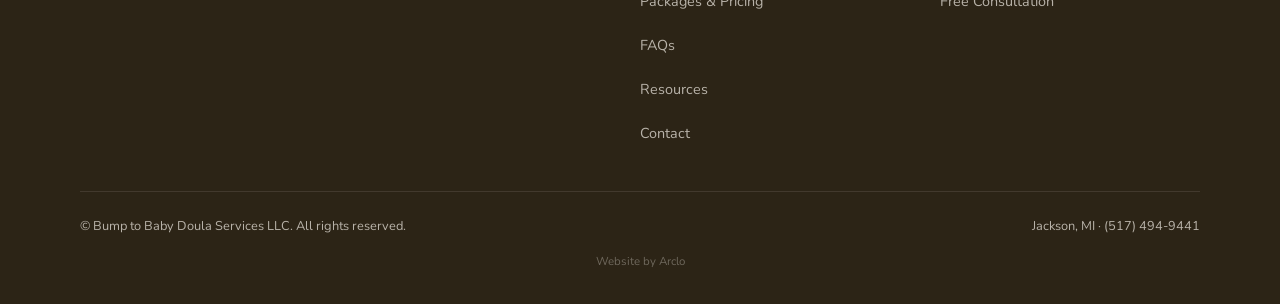
<file: high-risk-birth-support.html>
<!DOCTYPE html>
<html lang="en">
<head>
  <meta charset="UTF-8">
  <meta name="viewport" content="width=device-width, initial-scale=1.0">
  <title>High-Risk Pregnancy Doula in Jackson, MI | Bump to Baby</title>
  <meta name="description" content="Trauma-informed doula support for high-risk pregnancy and birth in Jackson, MI, including preeclampsia, VBAC, multiples, and prior loss. Free consultation.">
  <link rel="icon" type="image/png" href="Favicon-sm.png">
  <meta name="robots" content="index, follow">
  <link rel="canonical" href="https://www.bumpbabydoula.com/high-risk-birth-support.html">
  <meta property="og:title" content="High-Risk Pregnancy Doula in Jackson, MI | Bump to Baby">
  <meta property="og:description" content="Trauma-informed doula support for high-risk pregnancy and birth in Jackson, MI, including preeclampsia, VBAC, multiples, and prior loss. Free consultation.">
  <meta property="og:type" content="website">
  <meta property="og:site_name" content="Bump to Baby Doula Services">
  <meta property="og:locale" content="en_US">
  <meta property="og:url" content="https://www.bumpbabydoula.com/high-risk-birth-support.html">
  <meta property="og:image" content="https://www.bumpbabydoula.com/og-image.jpg">
  <meta property="og:image:type" content="image/jpeg">
  <meta property="og:image:width" content="1200">
  <meta property="og:image:height" content="630">
  <meta property="og:image:alt" content="Bump to Baby Doula Services, Jackson, MI: You deserve support that stays with you">
  <meta name="twitter:card" content="summary_large_image">
  <link rel="preconnect" href="https://fonts.googleapis.com">
  <link rel="preconnect" href="https://fonts.gstatic.com" crossorigin>
  <link rel="stylesheet" href="https://fonts.googleapis.com/css2?family=Cormorant+Garamond:ital,wght@0,400;0,500;0,600;1,400;1,500;1,600&family=Nunito:wght@400;500;600;700&display=swap">
  <link rel="stylesheet" href="styles.css">
  <script src="nav.js" defer></script>
  <style>
    .svc-page-layout {
      display: grid;
      grid-template-columns: 1fr;
      gap: 2.5rem;
    }
    @media (min-width: 768px) {
      .svc-page-layout { grid-template-columns: 3fr 2fr; gap: 4rem; align-items: start; }
    }

    .svc-content-block { display: flex; flex-direction: column; gap: 2.25rem; }

    .svc-section p.svc-section-label {
      font-family: 'Nunito', sans-serif;
      font-size: 0.72rem; font-weight: 700;
      letter-spacing: 0.1em; text-transform: uppercase;
      color: var(--muted); margin-bottom: 0.5rem;
    }
    .svc-section h2 { margin-bottom: 0.875rem; }
    .svc-section p { color: var(--mid); line-height: 1.75; margin-bottom: 0.875rem; }
    .svc-section p:last-child { margin-bottom: 0; }

    .svc-sidebar { display: flex; flex-direction: column; gap: 1.5rem; }

    .svc-includes-card {
      background: var(--sage-pale);
      border: 1.5px solid var(--sage-lt);
      border-radius: 18px;
      padding: 1.75rem;
    }
    .svc-includes-card h3 { font-size: 1rem; font-weight: 600; color: var(--dark); margin-bottom: 1.125rem; }
    .svc-includes-card ul { list-style: none; display: flex; flex-direction: column; gap: 0.625rem; }
    .svc-includes-card li {
      font-size: 0.925rem; color: var(--mid);
      padding-left: 1.25rem; position: relative; line-height: 1.55;
    }
    .svc-includes-card li::before {
      content: ''; position: absolute; left: 0; top: 8px;
      width: 6px; height: 6px; border-radius: 50%; background: var(--sage);
    }

    .svc-related-card {
      background: var(--white);
      border: 1.5px solid var(--cream-dk);
      border-radius: 18px;
      padding: 1.75rem;
    }
    .svc-related-card h3 {
      font-size: 0.72rem; font-weight: 700;
      letter-spacing: 0.1em; text-transform: uppercase;
      color: var(--muted); margin-bottom: 1rem;
    }
    .svc-related-card a {
      display: flex; align-items: center; justify-content: space-between;
      padding: 0.875rem 0;
      border-bottom: 1px solid var(--cream-dk);
      text-decoration: none; color: var(--dark);
      font-size: 0.95rem; font-weight: 500;
      transition: color 0.2s;
    }
    .svc-related-card a:last-child { border-bottom: none; padding-bottom: 0; }
    .svc-related-card a:first-of-type { padding-top: 0; }
    .svc-related-card a:hover { color: var(--sage-dk); }

    .back-link {
      display: inline-flex; align-items: center; gap: 0.35rem;
      font-size: 0.875rem; font-weight: 600;
      color: var(--muted); text-decoration: none;
      margin-bottom: 2.25rem;
      transition: color 0.2s;
    }
    .back-link:hover { color: var(--sage-dk); }

    .conditions-grid {
      display: grid;
      grid-template-columns: 1fr 1fr;
      gap: 0.5rem 1.5rem;
      margin-top: 0.875rem;
    }
    @media (max-width: 480px) { .conditions-grid { grid-template-columns: 1fr; } }
    .conditions-grid span {
      font-size: 0.9rem; color: var(--mid);
      padding-left: 1.125rem; position: relative; line-height: 1.6;
    }
    .conditions-grid span::before {
      content: ''; position: absolute; left: 0; top: 9px;
      width: 5px; height: 5px; border-radius: 50%; background: var(--sage-lt);
    }
  </style>
  <script type="application/ld+json">
{
  "@context": "https://schema.org",
  "@type": "Service",
  "name": "High-Risk Pregnancy and Birth Doula Support",
  "serviceType": "High-Risk Pregnancy and Birth Doula Support",
  "url": "https://www.bumpbabydoula.com/high-risk-birth-support.html",
  "description": "Trauma-informed doula support for high-risk pregnancy and birth in Jackson, MI, including preeclampsia, VBAC, multiples, and prior loss. Free consultation.",
  "provider": {
    "@id": "https://www.bumpbabydoula.com/#business"
  },
  "areaServed": {
    "@type": "City",
    "name": "Jackson, Michigan"
  }
}
  </script>
  <script type="application/ld+json">
{
  "@context": "https://schema.org",
  "@type": "BreadcrumbList",
  "itemListElement": [
    {
      "@type": "ListItem",
      "position": 1,
      "name": "Home",
      "item": "https://www.bumpbabydoula.com/"
    },
    {
      "@type": "ListItem",
      "position": 2,
      "name": "Services",
      "item": "https://www.bumpbabydoula.com/services.html"
    },
    {
      "@type": "ListItem",
      "position": 3,
      "name": "High-Risk Birth Support",
      "item": "https://www.bumpbabydoula.com/high-risk-birth-support.html"
    }
  ]
}
  </script>
</head>
\1\n<a class="skip-link" href="#main">Skip to main content</a>

<nav aria-label="Main">
  <a href="index.html" class="nav-logo">
    <img src="Brand Assets/Logo-sm.png" width="53" height="46" alt="Bump to Baby Doula Services">
  </a>
  <ul class="nav-links">
    <li><a href="index.html">Home</a></li>
    <li><a href="about.html">About</a></li>
    <li class="has-dd">
      <a href="services.html" class="dd-link">Services</a>
      <button type="button" class="dd-toggle" aria-expanded="false" aria-controls="svc-dd" aria-label="Services menu"><svg viewBox="0 0 24 24" aria-hidden="true" focusable="false"><polyline points="6 9 12 15 18 9"/></svg></button>
      <ul class="dd-menu" id="svc-dd">
        <li><a href="high-risk-birth-support.html">High-Risk Birth Support</a></li>
        <li><a href="postpartum-support.html">Postpartum Support</a></li>
        <li><a href="bereavement-loss-support.html">Bereavement &amp; Loss Support</a></li>
        <li><a href="lactation-specialist.html">Lactation Specialist</a></li>
        <li><a href="birth-plan-education.html">Birth Plan Education</a></li>
        <li><a href="overnight-nourish-support.html">Overnight Nourish &amp; Support</a></li>
        <li><a href="child-passenger-safety.html">Child Passenger Safety (CPST)</a></li>
        <li><a href="safe-sleep-ambassador.html">Safe Sleep Ambassador</a></li>
        <li class="dd-all"><a href="services.html">View All Services</a></li>
      </ul>
    </li>
    <li><a href="packages.html">Packages &amp; Pricing</a></li>
    <li><a href="faq.html">FAQs</a></li>
    <li><a href="resources.html">Resources</a></li>
    <li><a href="contact.html">Contact</a></li>
    <li><a href="contact.html" class="nav-cta-btn">Free Consultation</a></li>
  </ul>
  <button class="hamburger" onclick="toggleMenu()" aria-label="Menu" aria-controls="mob" aria-expanded="false">
    <span></span><span></span><span></span>
  </button>
</nav>
<div class="mobile-menu" id="mob">
  <a href="index.html">Home</a>
  <a href="about.html">About</a>
  <div class="mob-svc">
    <div class="mob-svc-row">
      <a href="services.html">Services</a>
      <button type="button" class="mob-svc-toggle" aria-expanded="false" aria-controls="mob-svc-list" aria-label="Show service pages"><svg viewBox="0 0 24 24" aria-hidden="true" focusable="false"><polyline points="6 9 12 15 18 9"/></svg></button>
    </div>
    <div class="mob-svc-list" id="mob-svc-list" hidden>
      <a href="high-risk-birth-support.html">High-Risk Birth Support</a>
      <a href="postpartum-support.html">Postpartum Support</a>
      <a href="bereavement-loss-support.html">Bereavement &amp; Loss Support</a>
      <a href="lactation-specialist.html">Lactation Specialist</a>
      <a href="birth-plan-education.html">Birth Plan Education</a>
      <a href="overnight-nourish-support.html">Overnight Nourish &amp; Support</a>
      <a href="child-passenger-safety.html">Child Passenger Safety (CPST)</a>
      <a href="safe-sleep-ambassador.html">Safe Sleep Ambassador</a>
      <a href="services.html" class="mob-svc-all">View All Services</a>
    </div>
  </div>
  <a href="packages.html">Packages &amp; Pricing</a>
  <a href="faq.html">FAQs</a>
  <a href="resources.html">Resources</a>
  <a href="contact.html">Contact</a>
  <a href="contact.html" class="mob-cta">Book Free Consultation</a>
</div>

<div class="page-hero" id="main" tabindex="-1">
  <div class="page-hero-in">
    <span class="lbl">High-Risk Birth Support</span>
    <h1>High-Risk Pregnancy &amp; Birth Doula in Jackson, MI</h1>
    <p>Continuous, trauma-informed doula care for complex pregnancies, from diagnosis through delivery and into the fourth trimester.</p>
  </div>
</div>

<section>
  <div class="inner">
    <a href="services.html" class="back-link">← Back to all services</a>

    <div class="svc-page-layout">

      <div class="svc-content-block">

        <div class="svc-section">
          <p class="svc-section-label">Who this is for</p>
          <h2 class="h2">When pregnancy becomes <em>complicated</em></h2>
          <p>A high-risk diagnosis changes everything. In an instant you go from thinking about nursery colors to navigating specialist appointments, unfamiliar medical terminology, and a fear you weren't prepared for. You need someone in your corner who understands both the clinical side and the emotional weight of what you're carrying.</p>
          <p>This service is designed for families facing complex pregnancy conditions. I frequently support clients navigating:</p>
          <div class="conditions-grid">
            <span>Hypertension &amp; preeclampsia</span>
            <span>Gestational diabetes</span>
            <span>Twin or multiple pregnancies</span>
            <span>Preterm labor risk</span>
            <span>Placental concerns</span>
            <span>VBAC (vaginal birth after cesarean)</span>
            <span>Planned or unplanned cesarean</span>
            <span>Previous pregnancy or infant loss</span>
            <span>Autoimmune conditions in pregnancy</span>
            <span>Prolonged hospital bed rest</span>
          </div>
        </div>

        <div class="svc-section">
          <p class="svc-section-label">What to expect</p>
          <h2 class="h2">A steady presence at every <em>stage</em></h2>
          <p>High-risk support begins well before labor. We start with a comprehensive initial consultation where I review your health history, your birth preferences, and any concerns on your mind. From there, we work together through two in-depth prenatal sessions, building your birth plan, walking through what to expect at your specific delivery setting, and practicing the kind of informed communication that protects you when decisions need to be made quickly.</p>
          <p>When labor begins, I'm with you. Continuously. Whether your birth unfolds as planned, takes an unexpected turn, or moves directly to an operating room, I'm present, informed, and calm. My role is not to override your medical team, it's to help you understand what's happening, communicate your wishes clearly, and feel like a participant in your own birth rather than a bystander.</p>
          <p>After delivery, support continues with up to ten postpartum daytime visits, plus unlimited text throughout your pregnancy and fourth trimester. High-risk births often come with longer hospital stays, NICU involvement, or a slower recovery. We adapt to what you're actually living through, not a preset schedule.</p>
        </div>

        <div class="svc-section">
          <p class="svc-section-label">Care philosophy</p>
          <h2 class="h2">Trauma-informed, evidence-based, <em>client-led</em></h2>
          <p>Every decision in this support relationship belongs to you. My job is to make sure you have the information, the space, and the confidence to make those decisions clearly, even under pressure. I don't bring an agenda about how your birth should look. I bring knowledge, steadiness, and the kind of consistent presence that helps you trust yourself.</p>
          <p>I also understand that high-risk pregnancy often carries a grief component, the loss of the birth experience you imagined, the fear of something going wrong, the weight of previous loss. That emotional reality is part of what I hold space for. You don't have to perform okayness to receive care here.</p>
        </div>

      
        <div class="svc-section">
          <p class="svc-section-label">Getting started</p>
          <h2 class="h2">What to have ready for our first conversation</h2>
          <p>It helps to know your diagnosis or your provider's recommendations, who is on your care team, where you plan to deliver, and your due date. If you don't have all of that yet, we can start anyway. The free consultation runs about an hour. Doula support is nonmedical, so I follow your provider's guidance and never replace it. If a prior loss is part of your story, I also offer <a href="bereavement-loss-support.html">loss support</a>, and the two prenatal visits are where we build your plan together. Full inclusions and costs are on the <a href="packages.html">packages page</a>.</p>
        </div>

      </div>

      <div class="svc-sidebar">

        <div class="svc-includes-card">
          <h3>What's included</h3>
          <ul>
            <li>Comprehensive initial consultation and full health history review</li>
            <li>Two in-depth prenatal visits for birth planning and education</li>
            <li>Continuous labor and delivery support (vaginal, VBAC, or cesarean)</li>
            <li>Up to 10 postpartum daytime visits (40 hours total)</li>
            <li>Unlimited text support throughout pregnancy and postpartum</li>
            <li>Overnight care available as an add-on</li>
            <li>Child Passenger Safety (CPST) check included at no extra cost</li>
          </ul>
        </div>

        <div class="svc-related-card">
          <h3>Related services</h3>
          <a href="postpartum-support.html">Postpartum Support <span>→</span></a>
          <a href="bereavement-loss-support.html">Bereavement &amp; Loss Support <span>→</span></a>
          <a href="overnight-nourish-support.html">Overnight Nourish &amp; Support <span>→</span></a>
        </div>

      </div>

    </div>
  </div>
</section>

<div class="cta-band">
  <h2>Ready to talk through your situation?</h2>
  <p>A free consultation is where we start, no pressure, no obligation, just an honest conversation about where you are and how I can help.</p>
  <a href="contact.html?service=high-risk" class="btn btn-white">Let's Talk About Your Support Needs</a>
</div>

<footer>
  <div class="footer-in">
    <div class="footer-top">
      <div class="f-brand">
        <img src="Brand Assets/Logo-sm.png" width="53" height="46" alt="Bump to Baby Doula Services">
        <p>Certified High-Risk Doula serving Jackson, MI and surrounding communities.</p>
      </div>
      <div class="f-col">
        <h4>Navigate</h4>
        <ul>
          <li><a href="about.html">About</a></li>
          <li><a href="services.html">Services</a></li>
          <li><a href="packages.html">Packages &amp; Pricing</a></li>
          <li><a href="faq.html">FAQs</a></li>
          <li><a href="resources.html">Resources</a></li>
          <li><a href="contact.html">Contact</a></li>
        </ul>
      </div>
      <div class="f-col">
        <h4>Get in Touch</h4>
        <ul>
          <li><a href="tel:5174949441">(517) 494-9441</a></li>
          <li><a href="mailto:hello@bumpbabydoula.com">Email Tonya</a></li>
          <li><a href="contact.html">Free Consultation</a></li>
        </ul>
      </div>
    </div>
    <div class="footer-bot">
      <p>&copy; Bump to Baby Doula Services LLC. All rights reserved.</p>
      <p>Jackson, MI · (517) 494-9441</p>
    </div>
    <p class="footer-credit">Website by <a href="https://getarclo.com" target="_blank" rel="noopener">Arclo</a></p>
  </div>
</footer>

<script>
  function toggleMenu() { document.getElementById('mob').classList.toggle('open'); }
  document.addEventListener('click', function(e) {
    const mob = document.getElementById('mob');
    if (mob.classList.contains('open') && !mob.contains(e.target) && !e.target.closest('.hamburger')) mob.classList.remove('open');
  });
  const page = location.pathname.split('/').pop() || 'index.html';
  document.querySelectorAll('.nav-links a, .mobile-menu a').forEach(function(a) {
    if (a.getAttribute('href') === page) a.classList.add('active');
  });
</script>
</body>
</html>
</file>
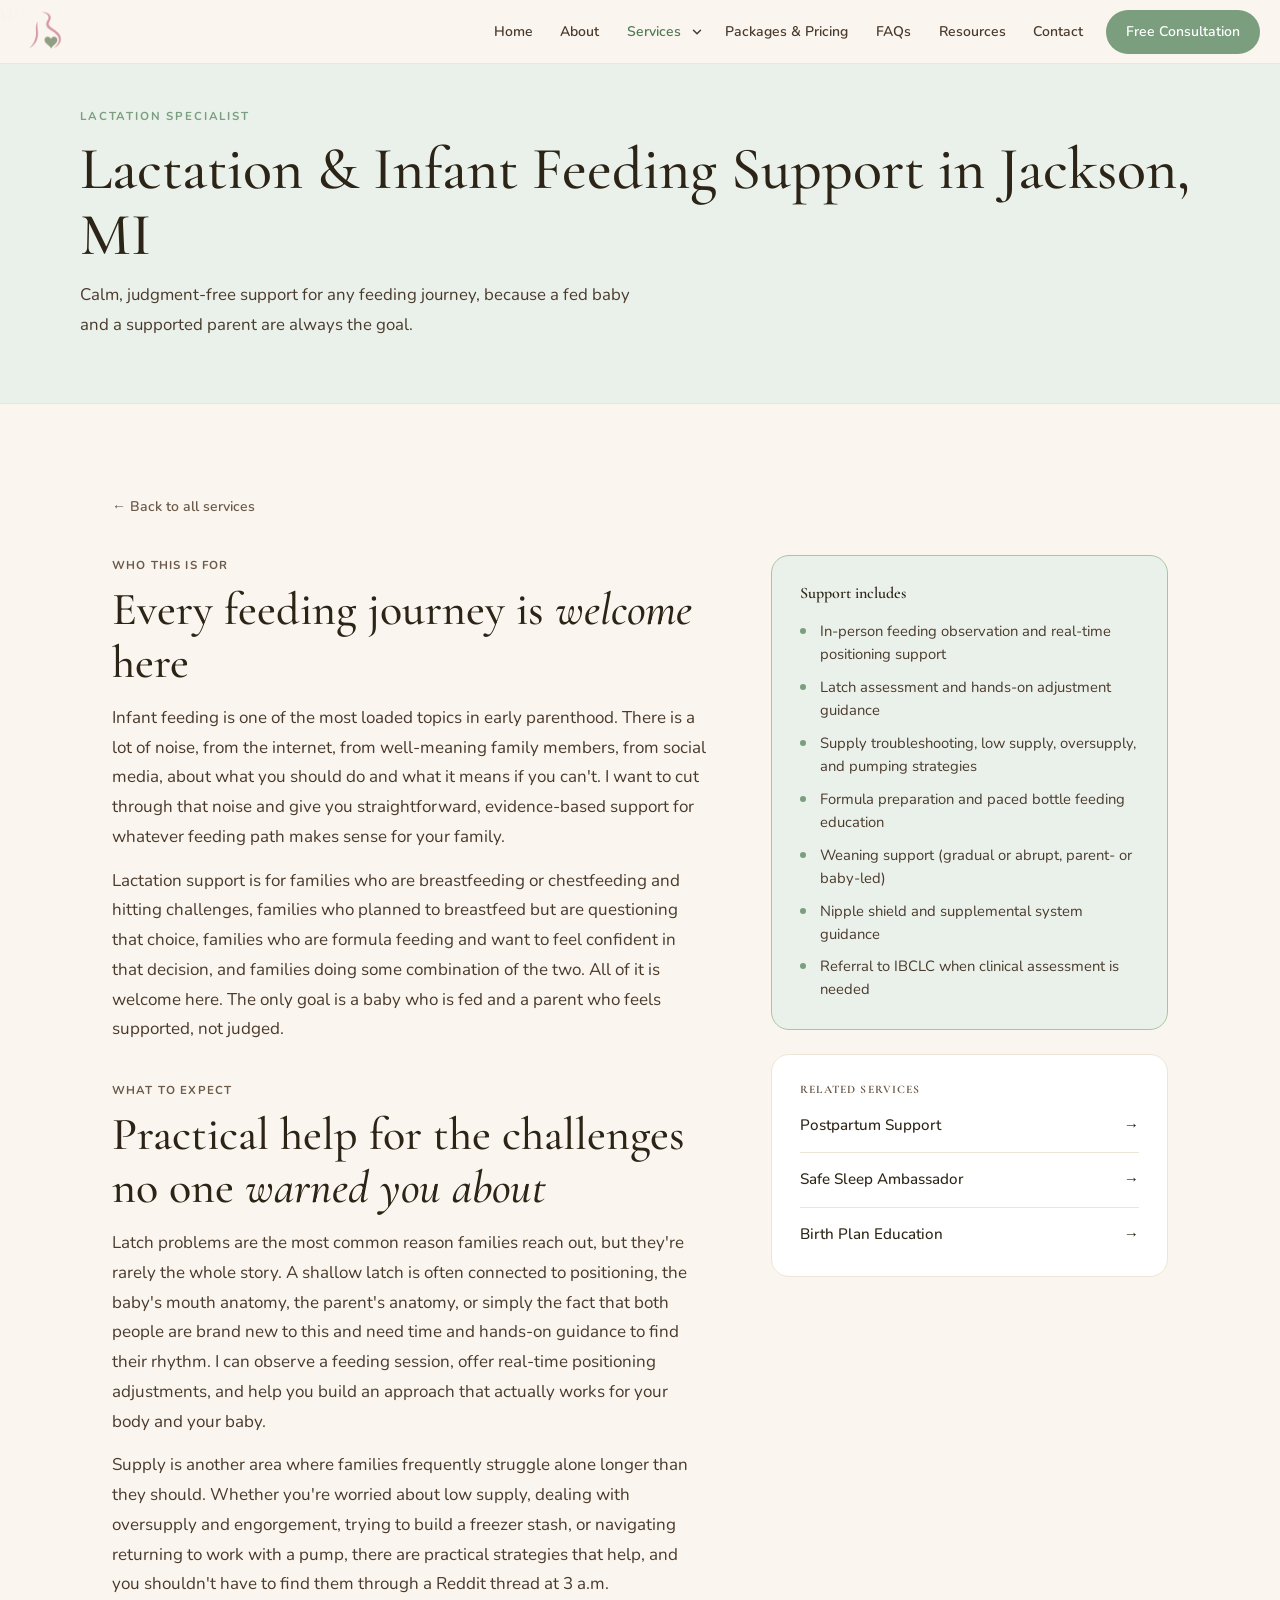
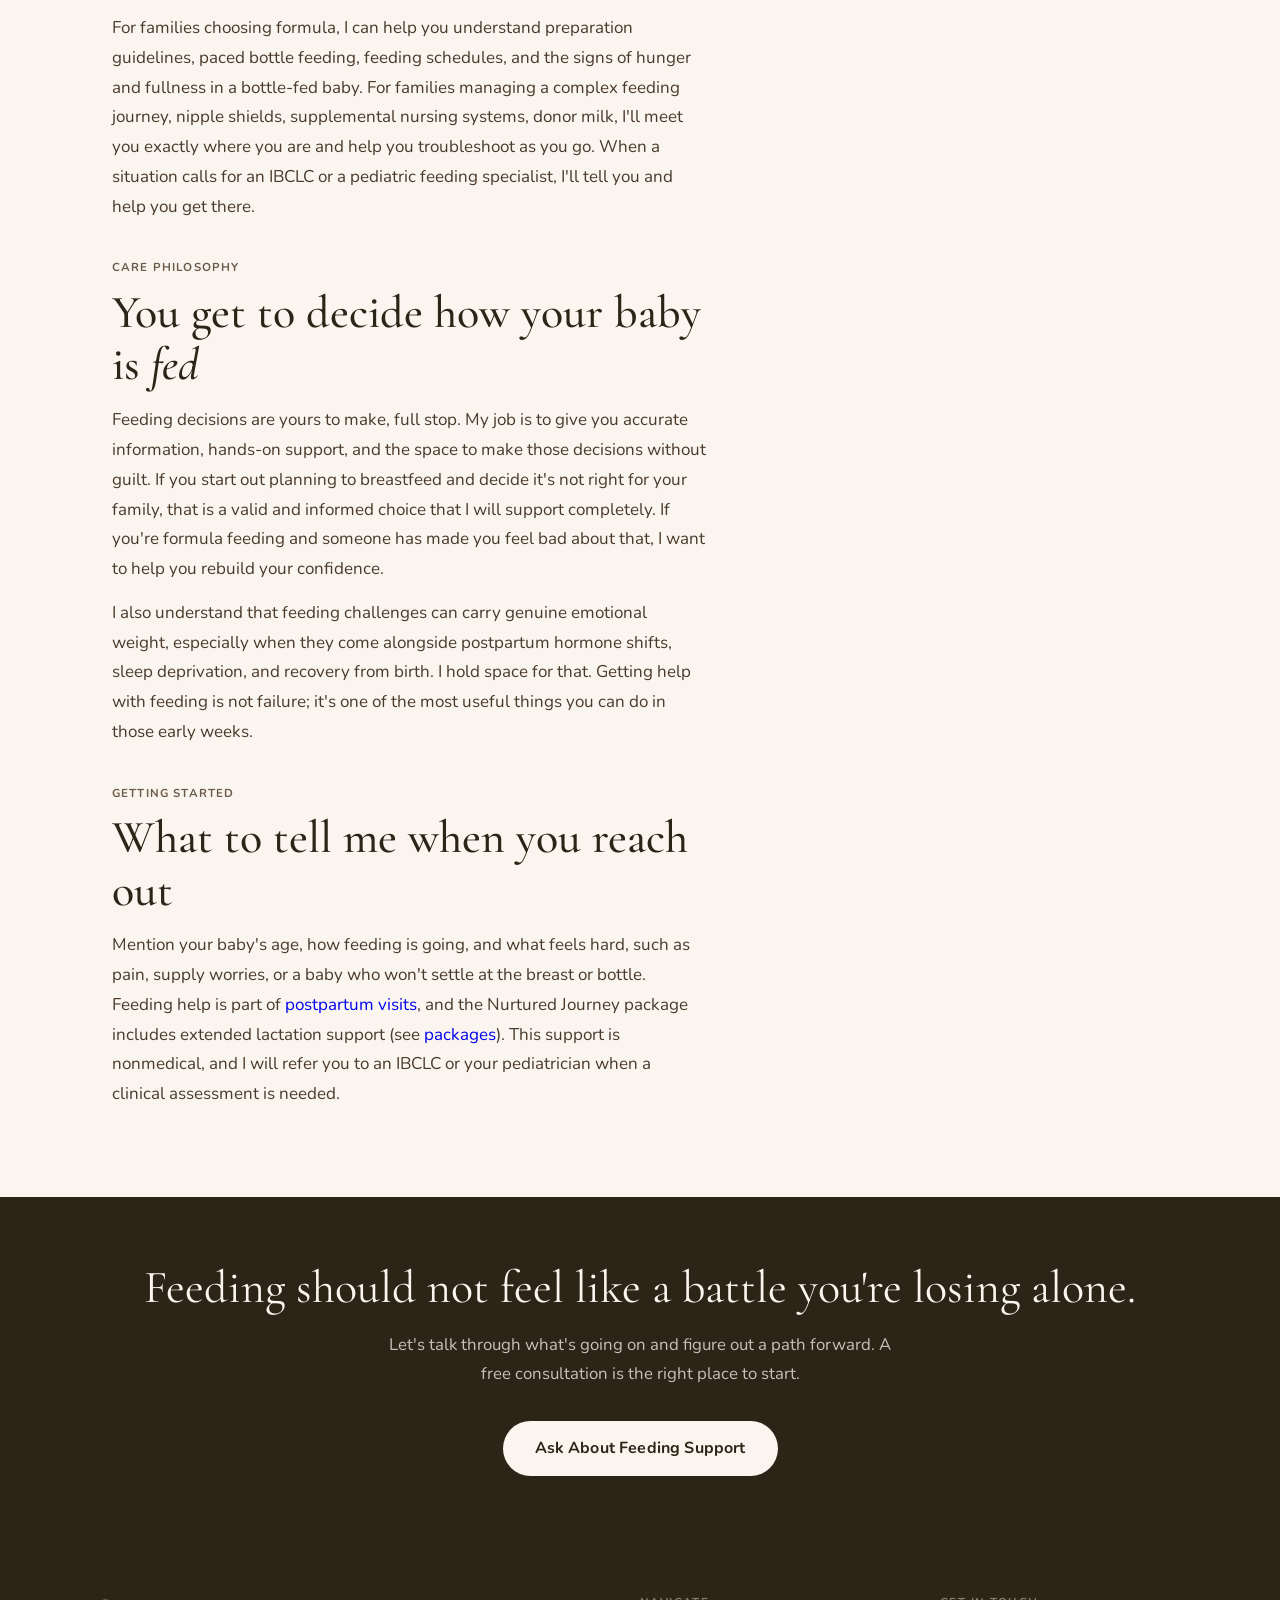
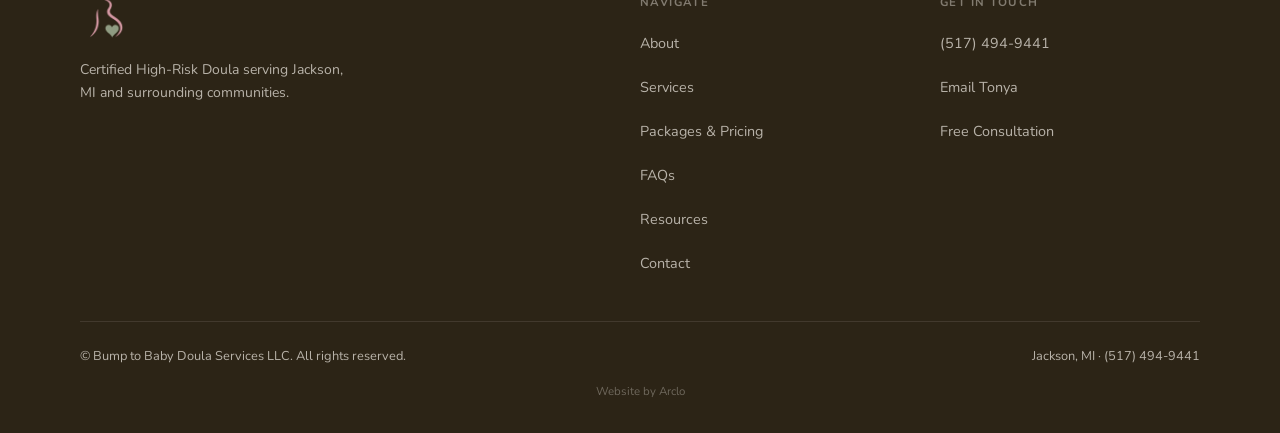
<file: lactation-specialist.html>
<!DOCTYPE html>
<html lang="en">
<head>
  <meta charset="UTF-8">
  <meta name="viewport" content="width=device-width, initial-scale=1.0">
  <title>Lactation &amp; Infant Feeding Support in Jackson, MI</title>
  <meta name="description" content="Judgment-free feeding support in Jackson, MI for breastfeeding, formula, and combination feeding, with IBCLC referrals when needed. Free consultation.">
  <link rel="icon" type="image/png" href="Favicon-sm.png">
  <meta name="robots" content="index, follow">
  <link rel="canonical" href="https://www.bumpbabydoula.com/lactation-specialist.html">
  <meta property="og:title" content="Lactation &amp; Infant Feeding Support in Jackson, MI">
  <meta property="og:description" content="Judgment-free feeding support in Jackson, MI for breastfeeding, formula, and combination feeding, with IBCLC referrals when needed. Free consultation.">
  <meta property="og:type" content="website">
  <meta property="og:site_name" content="Bump to Baby Doula Services">
  <meta property="og:locale" content="en_US">
  <meta property="og:url" content="https://www.bumpbabydoula.com/lactation-specialist.html">
  <meta property="og:image" content="https://www.bumpbabydoula.com/og-image.jpg">
  <meta property="og:image:type" content="image/jpeg">
  <meta property="og:image:width" content="1200">
  <meta property="og:image:height" content="630">
  <meta property="og:image:alt" content="Bump to Baby Doula Services, Jackson, MI: You deserve support that stays with you">
  <meta name="twitter:card" content="summary_large_image">
  <link rel="preconnect" href="https://fonts.googleapis.com">
  <link rel="preconnect" href="https://fonts.gstatic.com" crossorigin>
  <link rel="stylesheet" href="https://fonts.googleapis.com/css2?family=Cormorant+Garamond:ital,wght@0,400;0,500;0,600;1,400;1,500;1,600&family=Nunito:wght@400;500;600;700&display=swap">
  <link rel="stylesheet" href="styles.css">
  <script src="nav.js" defer></script>
  <style>
    .svc-page-layout {
      display: grid;
      grid-template-columns: 1fr;
      gap: 2.5rem;
    }
    @media (min-width: 768px) {
      .svc-page-layout { grid-template-columns: 3fr 2fr; gap: 4rem; align-items: start; }
    }
    .svc-content-block { display: flex; flex-direction: column; gap: 2.25rem; }
    .svc-section p.svc-section-label {
      font-family: 'Nunito', sans-serif;
      font-size: 0.72rem; font-weight: 700;
      letter-spacing: 0.1em; text-transform: uppercase;
      color: var(--muted); margin-bottom: 0.5rem;
    }
    .svc-section h2 { margin-bottom: 0.875rem; }
    .svc-section p { color: var(--mid); line-height: 1.75; margin-bottom: 0.875rem; }
    .svc-section p:last-child { margin-bottom: 0; }
    .svc-sidebar { display: flex; flex-direction: column; gap: 1.5rem; }
    .svc-includes-card {
      background: var(--sage-pale);
      border: 1.5px solid var(--sage-lt);
      border-radius: 18px;
      padding: 1.75rem;
    }
    .svc-includes-card h3 { font-size: 1rem; font-weight: 600; color: var(--dark); margin-bottom: 1.125rem; }
    .svc-includes-card ul { list-style: none; display: flex; flex-direction: column; gap: 0.625rem; }
    .svc-includes-card li {
      font-size: 0.925rem; color: var(--mid);
      padding-left: 1.25rem; position: relative; line-height: 1.55;
    }
    .svc-includes-card li::before {
      content: ''; position: absolute; left: 0; top: 8px;
      width: 6px; height: 6px; border-radius: 50%; background: var(--sage);
    }
    .svc-related-card {
      background: var(--white);
      border: 1.5px solid var(--cream-dk);
      border-radius: 18px;
      padding: 1.75rem;
    }
    .svc-related-card h3 {
      font-size: 0.72rem; font-weight: 700;
      letter-spacing: 0.1em; text-transform: uppercase;
      color: var(--muted); margin-bottom: 1rem;
    }
    .svc-related-card a {
      display: flex; align-items: center; justify-content: space-between;
      padding: 0.875rem 0;
      border-bottom: 1px solid var(--cream-dk);
      text-decoration: none; color: var(--dark);
      font-size: 0.95rem; font-weight: 500;
      transition: color 0.2s;
    }
    .svc-related-card a:last-child { border-bottom: none; padding-bottom: 0; }
    .svc-related-card a:first-of-type { padding-top: 0; }
    .svc-related-card a:hover { color: var(--sage-dk); }
    .back-link {
      display: inline-flex; align-items: center; gap: 0.35rem;
      font-size: 0.875rem; font-weight: 600;
      color: var(--muted); text-decoration: none;
      margin-bottom: 2.25rem;
      transition: color 0.2s;
    }
    .back-link:hover { color: var(--sage-dk); }
  </style>
  <script type="application/ld+json">
{
  "@context": "https://schema.org",
  "@type": "Service",
  "name": "Lactation and Infant Feeding Support",
  "serviceType": "Lactation and Infant Feeding Support",
  "url": "https://www.bumpbabydoula.com/lactation-specialist.html",
  "description": "Judgment-free feeding support in Jackson, MI for breastfeeding, formula, and combination feeding, with IBCLC referrals when needed. Free consultation.",
  "provider": {
    "@id": "https://www.bumpbabydoula.com/#business"
  },
  "areaServed": {
    "@type": "City",
    "name": "Jackson, Michigan"
  }
}
  </script>
  <script type="application/ld+json">
{
  "@context": "https://schema.org",
  "@type": "BreadcrumbList",
  "itemListElement": [
    {
      "@type": "ListItem",
      "position": 1,
      "name": "Home",
      "item": "https://www.bumpbabydoula.com/"
    },
    {
      "@type": "ListItem",
      "position": 2,
      "name": "Services",
      "item": "https://www.bumpbabydoula.com/services.html"
    },
    {
      "@type": "ListItem",
      "position": 3,
      "name": "Lactation Specialist",
      "item": "https://www.bumpbabydoula.com/lactation-specialist.html"
    }
  ]
}
  </script>
</head>
\1\n<a class="skip-link" href="#main">Skip to main content</a>

<nav aria-label="Main">
  <a href="index.html" class="nav-logo">
    <img src="Brand Assets/Logo-sm.png" width="53" height="46" alt="Bump to Baby Doula Services">
  </a>
  <ul class="nav-links">
    <li><a href="index.html">Home</a></li>
    <li><a href="about.html">About</a></li>
    <li class="has-dd">
      <a href="services.html" class="dd-link">Services</a>
      <button type="button" class="dd-toggle" aria-expanded="false" aria-controls="svc-dd" aria-label="Services menu"><svg viewBox="0 0 24 24" aria-hidden="true" focusable="false"><polyline points="6 9 12 15 18 9"/></svg></button>
      <ul class="dd-menu" id="svc-dd">
        <li><a href="high-risk-birth-support.html">High-Risk Birth Support</a></li>
        <li><a href="postpartum-support.html">Postpartum Support</a></li>
        <li><a href="bereavement-loss-support.html">Bereavement &amp; Loss Support</a></li>
        <li><a href="lactation-specialist.html">Lactation Specialist</a></li>
        <li><a href="birth-plan-education.html">Birth Plan Education</a></li>
        <li><a href="overnight-nourish-support.html">Overnight Nourish &amp; Support</a></li>
        <li><a href="child-passenger-safety.html">Child Passenger Safety (CPST)</a></li>
        <li><a href="safe-sleep-ambassador.html">Safe Sleep Ambassador</a></li>
        <li class="dd-all"><a href="services.html">View All Services</a></li>
      </ul>
    </li>
    <li><a href="packages.html">Packages &amp; Pricing</a></li>
    <li><a href="faq.html">FAQs</a></li>
    <li><a href="resources.html">Resources</a></li>
    <li><a href="contact.html">Contact</a></li>
    <li><a href="contact.html" class="nav-cta-btn">Free Consultation</a></li>
  </ul>
  <button class="hamburger" onclick="toggleMenu()" aria-label="Menu" aria-controls="mob" aria-expanded="false">
    <span></span><span></span><span></span>
  </button>
</nav>
<div class="mobile-menu" id="mob">
  <a href="index.html">Home</a>
  <a href="about.html">About</a>
  <div class="mob-svc">
    <div class="mob-svc-row">
      <a href="services.html">Services</a>
      <button type="button" class="mob-svc-toggle" aria-expanded="false" aria-controls="mob-svc-list" aria-label="Show service pages"><svg viewBox="0 0 24 24" aria-hidden="true" focusable="false"><polyline points="6 9 12 15 18 9"/></svg></button>
    </div>
    <div class="mob-svc-list" id="mob-svc-list" hidden>
      <a href="high-risk-birth-support.html">High-Risk Birth Support</a>
      <a href="postpartum-support.html">Postpartum Support</a>
      <a href="bereavement-loss-support.html">Bereavement &amp; Loss Support</a>
      <a href="lactation-specialist.html">Lactation Specialist</a>
      <a href="birth-plan-education.html">Birth Plan Education</a>
      <a href="overnight-nourish-support.html">Overnight Nourish &amp; Support</a>
      <a href="child-passenger-safety.html">Child Passenger Safety (CPST)</a>
      <a href="safe-sleep-ambassador.html">Safe Sleep Ambassador</a>
      <a href="services.html" class="mob-svc-all">View All Services</a>
    </div>
  </div>
  <a href="packages.html">Packages &amp; Pricing</a>
  <a href="faq.html">FAQs</a>
  <a href="resources.html">Resources</a>
  <a href="contact.html">Contact</a>
  <a href="contact.html" class="mob-cta">Book Free Consultation</a>
</div>

<div class="page-hero" id="main" tabindex="-1">
  <div class="page-hero-in">
    <span class="lbl">Lactation Specialist</span>
    <h1>Lactation &amp; Infant Feeding Support in Jackson, MI</h1>
    <p>Calm, judgment-free support for any feeding journey, because a fed baby and a supported parent are always the goal.</p>
  </div>
</div>

<section>
  <div class="inner">
    <a href="services.html" class="back-link">← Back to all services</a>

    <div class="svc-page-layout">

      <div class="svc-content-block">

        <div class="svc-section">
          <p class="svc-section-label">Who this is for</p>
          <h2 class="h2">Every feeding journey is <em>welcome</em> here</h2>
          <p>Infant feeding is one of the most loaded topics in early parenthood. There is a lot of noise, from the internet, from well-meaning family members, from social media, about what you should do and what it means if you can't. I want to cut through that noise and give you straightforward, evidence-based support for whatever feeding path makes sense for your family.</p>
          <p>Lactation support is for families who are breastfeeding or chestfeeding and hitting challenges, families who planned to breastfeed but are questioning that choice, families who are formula feeding and want to feel confident in that decision, and families doing some combination of the two. All of it is welcome here. The only goal is a baby who is fed and a parent who feels supported, not judged.</p>
        </div>

        <div class="svc-section">
          <p class="svc-section-label">What to expect</p>
          <h2 class="h2">Practical help for the challenges no one <em>warned you about</em></h2>
          <p>Latch problems are the most common reason families reach out, but they're rarely the whole story. A shallow latch is often connected to positioning, the baby's mouth anatomy, the parent's anatomy, or simply the fact that both people are brand new to this and need time and hands-on guidance to find their rhythm. I can observe a feeding session, offer real-time positioning adjustments, and help you build an approach that actually works for your body and your baby.</p>
          <p>Supply is another area where families frequently struggle alone longer than they should. Whether you're worried about low supply, dealing with oversupply and engorgement, trying to build a freezer stash, or navigating returning to work with a pump, there are practical strategies that help, and you shouldn't have to find them through a Reddit thread at 3 a.m.</p>
          <p>For families choosing formula, I can help you understand preparation guidelines, paced bottle feeding, feeding schedules, and the signs of hunger and fullness in a bottle-fed baby. For families managing a complex feeding journey, nipple shields, supplemental nursing systems, donor milk, I'll meet you exactly where you are and help you troubleshoot as you go. When a situation calls for an IBCLC or a pediatric feeding specialist, I'll tell you and help you get there.</p>
        </div>

        <div class="svc-section">
          <p class="svc-section-label">Care philosophy</p>
          <h2 class="h2">You get to decide how your baby is <em>fed</em></h2>
          <p>Feeding decisions are yours to make, full stop. My job is to give you accurate information, hands-on support, and the space to make those decisions without guilt. If you start out planning to breastfeed and decide it's not right for your family, that is a valid and informed choice that I will support completely. If you're formula feeding and someone has made you feel bad about that, I want to help you rebuild your confidence.</p>
          <p>I also understand that feeding challenges can carry genuine emotional weight, especially when they come alongside postpartum hormone shifts, sleep deprivation, and recovery from birth. I hold space for that. Getting help with feeding is not failure; it's one of the most useful things you can do in those early weeks.</p>
        </div>

      
        <div class="svc-section">
          <p class="svc-section-label">Getting started</p>
          <h2 class="h2">What to tell me when you reach out</h2>
          <p>Mention your baby's age, how feeding is going, and what feels hard, such as pain, supply worries, or a baby who won't settle at the breast or bottle. Feeding help is part of <a href="postpartum-support.html">postpartum visits</a>, and the Nurtured Journey package includes extended lactation support (see <a href="packages.html">packages</a>). This support is nonmedical, and I will refer you to an IBCLC or your pediatrician when a clinical assessment is needed.</p>
        </div>

      </div>

      <div class="svc-sidebar">

        <div class="svc-includes-card">
          <h3>Support includes</h3>
          <ul>
            <li>In-person feeding observation and real-time positioning support</li>
            <li>Latch assessment and hands-on adjustment guidance</li>
            <li>Supply troubleshooting, low supply, oversupply, and pumping strategies</li>
            <li>Formula preparation and paced bottle feeding education</li>
            <li>Weaning support (gradual or abrupt, parent- or baby-led)</li>
            <li>Nipple shield and supplemental system guidance</li>
            <li>Referral to IBCLC when clinical assessment is needed</li>
          </ul>
        </div>

        <div class="svc-related-card">
          <h3>Related services</h3>
          <a href="postpartum-support.html">Postpartum Support <span>→</span></a>
          <a href="safe-sleep-ambassador.html">Safe Sleep Ambassador <span>→</span></a>
          <a href="birth-plan-education.html">Birth Plan Education <span>→</span></a>
        </div>

      </div>

    </div>
  </div>
</section>

<div class="cta-band">
  <h2>Feeding should not feel like a battle you're losing alone.</h2>
  <p>Let's talk through what's going on and figure out a path forward. A free consultation is the right place to start.</p>
  <a href="contact.html?service=lactation" class="btn btn-white">Ask About Feeding Support</a>
</div>

<footer>
  <div class="footer-in">
    <div class="footer-top">
      <div class="f-brand">
        <img src="Brand Assets/Logo-sm.png" width="53" height="46" alt="Bump to Baby Doula Services">
        <p>Certified High-Risk Doula serving Jackson, MI and surrounding communities.</p>
      </div>
      <div class="f-col">
        <h4>Navigate</h4>
        <ul>
          <li><a href="about.html">About</a></li>
          <li><a href="services.html">Services</a></li>
          <li><a href="packages.html">Packages &amp; Pricing</a></li>
          <li><a href="faq.html">FAQs</a></li>
          <li><a href="resources.html">Resources</a></li>
          <li><a href="contact.html">Contact</a></li>
        </ul>
      </div>
      <div class="f-col">
        <h4>Get in Touch</h4>
        <ul>
          <li><a href="tel:5174949441">(517) 494-9441</a></li>
          <li><a href="mailto:hello@bumpbabydoula.com">Email Tonya</a></li>
          <li><a href="contact.html">Free Consultation</a></li>
        </ul>
      </div>
    </div>
    <div class="footer-bot">
      <p>&copy; Bump to Baby Doula Services LLC. All rights reserved.</p>
      <p>Jackson, MI · (517) 494-9441</p>
    </div>
    <p class="footer-credit">Website by <a href="https://getarclo.com" target="_blank" rel="noopener">Arclo</a></p>
  </div>
</footer>

<script>
  function toggleMenu() { document.getElementById('mob').classList.toggle('open'); }
  document.addEventListener('click', function(e) {
    const mob = document.getElementById('mob');
    if (mob.classList.contains('open') && !mob.contains(e.target) && !e.target.closest('.hamburger')) mob.classList.remove('open');
  });
  const page = location.pathname.split('/').pop() || 'index.html';
  document.querySelectorAll('.nav-links a, .mobile-menu a').forEach(function(a) {
    if (a.getAttribute('href') === page) a.classList.add('active');
  });
</script>
</body>
</html>
</file>
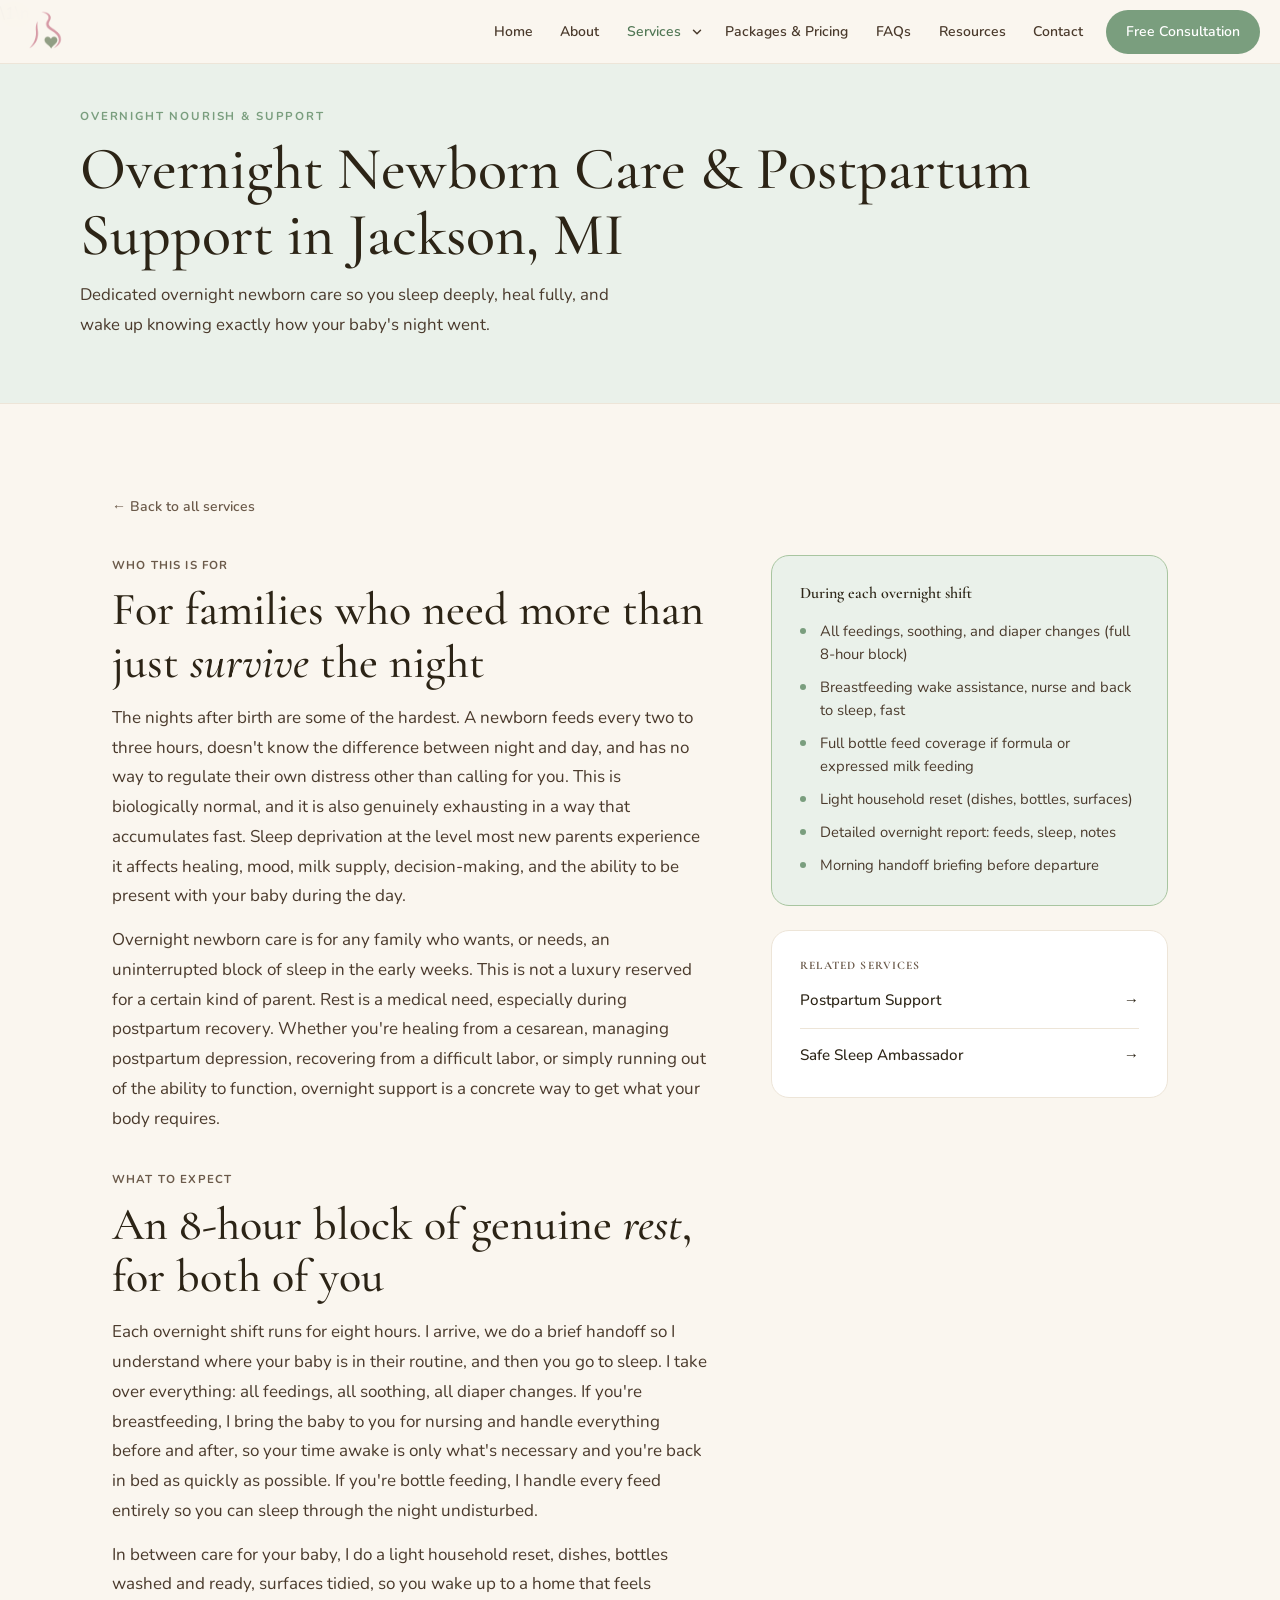
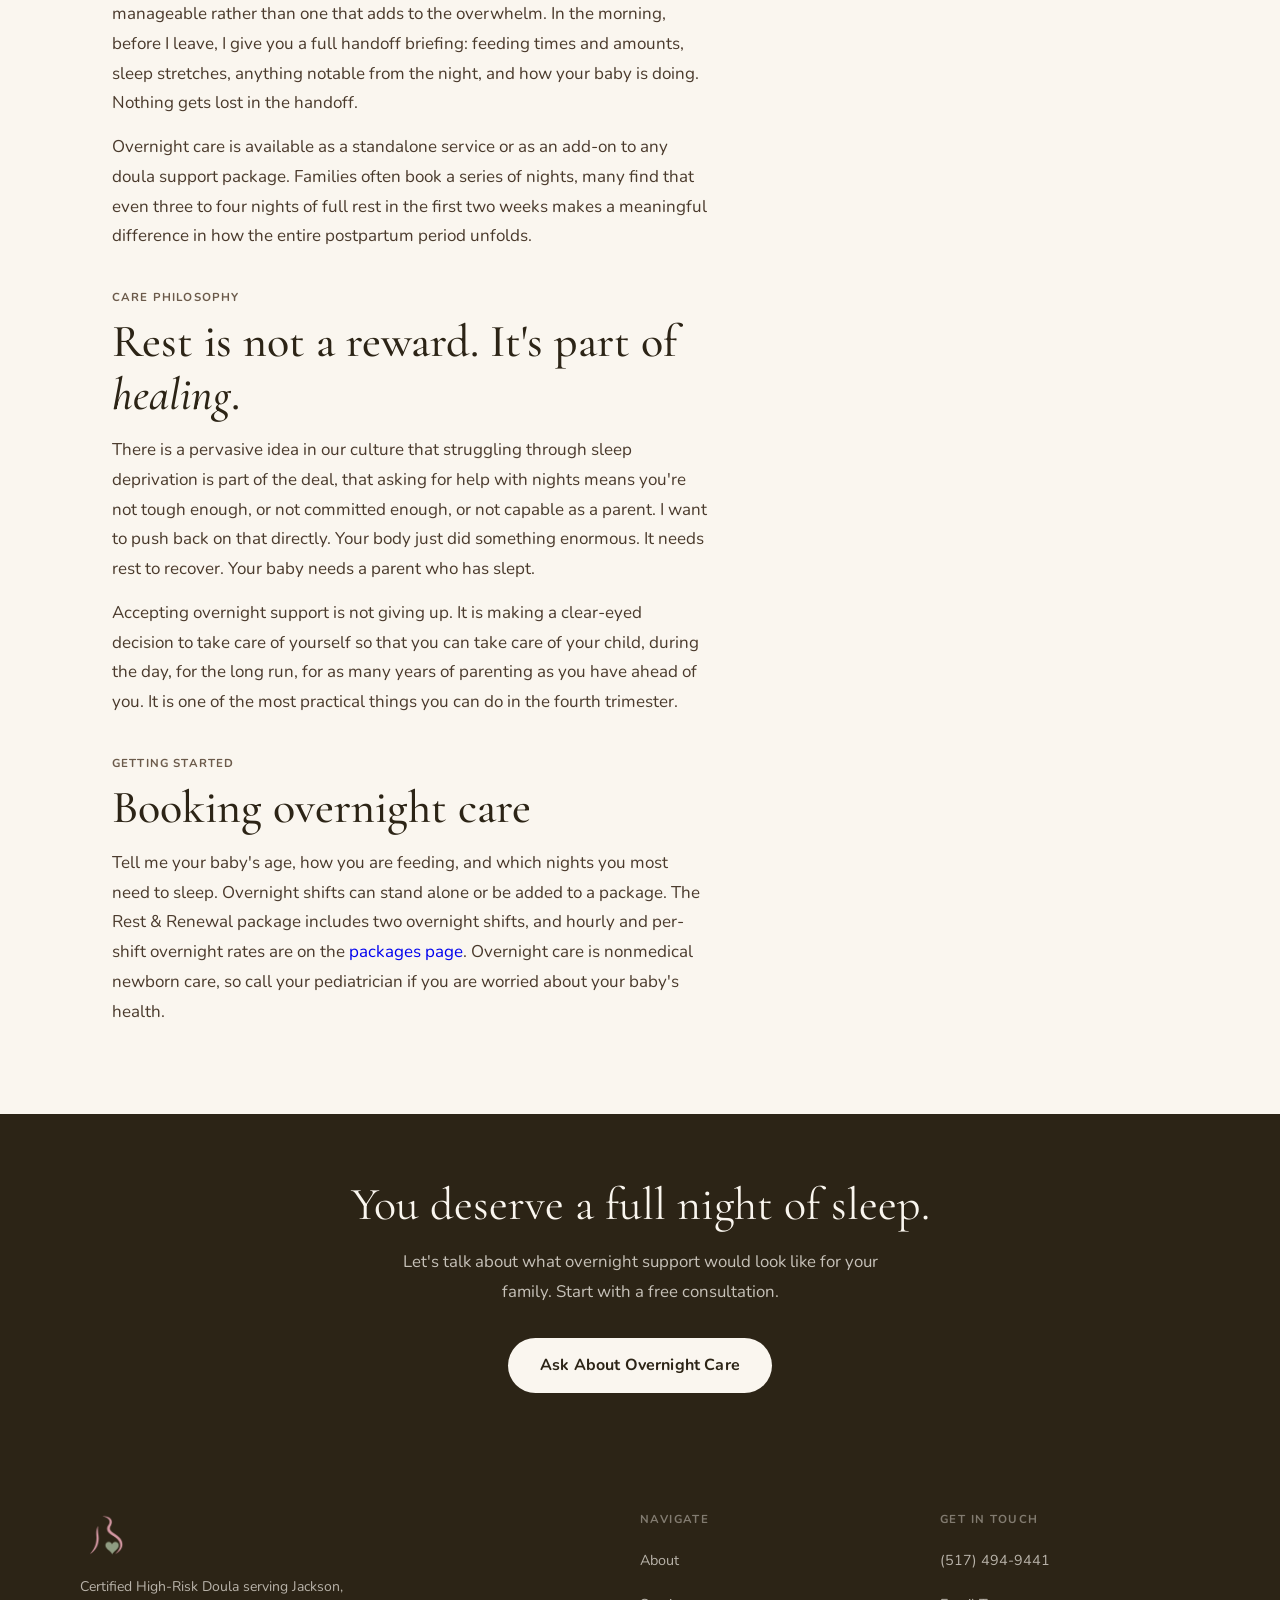
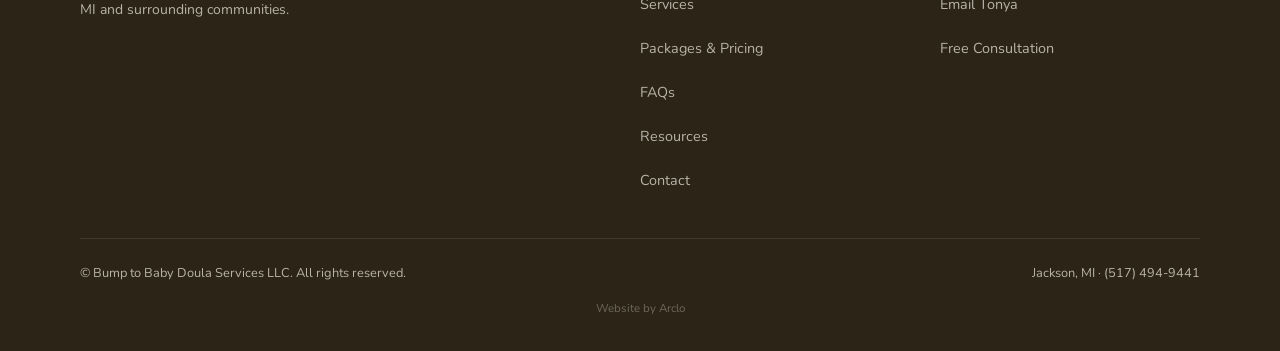
<file: overnight-nourish-support.html>
<!DOCTYPE html>
<html lang="en">
<head>
  <meta charset="UTF-8">
  <meta name="viewport" content="width=device-width, initial-scale=1.0">
  <title>Overnight Newborn Care in Jackson, MI | Bump to Baby</title>
  <meta name="description" content="Overnight newborn care in Jackson, MI: 8-hour shifts so you can sleep and wake to a full report. Rest is part of recovery. Free consultation.">
  <link rel="icon" type="image/png" href="Favicon-sm.png">
  <meta name="robots" content="index, follow">
  <link rel="canonical" href="https://www.bumpbabydoula.com/overnight-nourish-support.html">
  <meta property="og:title" content="Overnight Newborn Care in Jackson, MI | Bump to Baby">
  <meta property="og:description" content="Overnight newborn care in Jackson, MI: 8-hour shifts so you can sleep and wake to a full report. Rest is part of recovery. Free consultation.">
  <meta property="og:type" content="website">
  <meta property="og:site_name" content="Bump to Baby Doula Services">
  <meta property="og:locale" content="en_US">
  <meta property="og:url" content="https://www.bumpbabydoula.com/overnight-nourish-support.html">
  <meta property="og:image" content="https://www.bumpbabydoula.com/og-image.jpg">
  <meta property="og:image:type" content="image/jpeg">
  <meta property="og:image:width" content="1200">
  <meta property="og:image:height" content="630">
  <meta property="og:image:alt" content="Bump to Baby Doula Services, Jackson, MI: You deserve support that stays with you">
  <meta name="twitter:card" content="summary_large_image">
  <link rel="preconnect" href="https://fonts.googleapis.com">
  <link rel="preconnect" href="https://fonts.gstatic.com" crossorigin>
  <link rel="stylesheet" href="https://fonts.googleapis.com/css2?family=Cormorant+Garamond:ital,wght@0,400;0,500;0,600;1,400;1,500;1,600&family=Nunito:wght@400;500;600;700&display=swap">
  <link rel="stylesheet" href="styles.css">
  <script src="nav.js" defer></script>
  <style>
    .svc-page-layout {
      display: grid;
      grid-template-columns: 1fr;
      gap: 2.5rem;
    }
    @media (min-width: 768px) {
      .svc-page-layout { grid-template-columns: 3fr 2fr; gap: 4rem; align-items: start; }
    }
    .svc-content-block { display: flex; flex-direction: column; gap: 2.25rem; }
    .svc-section p.svc-section-label {
      font-family: 'Nunito', sans-serif;
      font-size: 0.72rem; font-weight: 700;
      letter-spacing: 0.1em; text-transform: uppercase;
      color: var(--muted); margin-bottom: 0.5rem;
    }
    .svc-section h2 { margin-bottom: 0.875rem; }
    .svc-section p { color: var(--mid); line-height: 1.75; margin-bottom: 0.875rem; }
    .svc-section p:last-child { margin-bottom: 0; }
    .svc-sidebar { display: flex; flex-direction: column; gap: 1.5rem; }
    .svc-includes-card {
      background: var(--sage-pale);
      border: 1.5px solid var(--sage-lt);
      border-radius: 18px;
      padding: 1.75rem;
    }
    .svc-includes-card h3 { font-size: 1rem; font-weight: 600; color: var(--dark); margin-bottom: 1.125rem; }
    .svc-includes-card ul { list-style: none; display: flex; flex-direction: column; gap: 0.625rem; }
    .svc-includes-card li {
      font-size: 0.925rem; color: var(--mid);
      padding-left: 1.25rem; position: relative; line-height: 1.55;
    }
    .svc-includes-card li::before {
      content: ''; position: absolute; left: 0; top: 8px;
      width: 6px; height: 6px; border-radius: 50%; background: var(--sage);
    }
    .svc-related-card {
      background: var(--white);
      border: 1.5px solid var(--cream-dk);
      border-radius: 18px;
      padding: 1.75rem;
    }
    .svc-related-card h3 {
      font-size: 0.72rem; font-weight: 700;
      letter-spacing: 0.1em; text-transform: uppercase;
      color: var(--muted); margin-bottom: 1rem;
    }
    .svc-related-card a {
      display: flex; align-items: center; justify-content: space-between;
      padding: 0.875rem 0;
      border-bottom: 1px solid var(--cream-dk);
      text-decoration: none; color: var(--dark);
      font-size: 0.95rem; font-weight: 500;
      transition: color 0.2s;
    }
    .svc-related-card a:last-child { border-bottom: none; padding-bottom: 0; }
    .svc-related-card a:first-of-type { padding-top: 0; }
    .svc-related-card a:hover { color: var(--sage-dk); }
    .back-link {
      display: inline-flex; align-items: center; gap: 0.35rem;
      font-size: 0.875rem; font-weight: 600;
      color: var(--muted); text-decoration: none;
      margin-bottom: 2.25rem;
      transition: color 0.2s;
    }
    .back-link:hover { color: var(--sage-dk); }
  </style>
  <script type="application/ld+json">
{
  "@context": "https://schema.org",
  "@type": "Service",
  "name": "Overnight Newborn Care",
  "serviceType": "Overnight Newborn Care",
  "url": "https://www.bumpbabydoula.com/overnight-nourish-support.html",
  "description": "Overnight newborn care in Jackson, MI: 8-hour shifts so you can sleep and wake to a full report. Rest is part of recovery. Free consultation.",
  "provider": {
    "@id": "https://www.bumpbabydoula.com/#business"
  },
  "areaServed": {
    "@type": "City",
    "name": "Jackson, Michigan"
  }
}
  </script>
  <script type="application/ld+json">
{
  "@context": "https://schema.org",
  "@type": "BreadcrumbList",
  "itemListElement": [
    {
      "@type": "ListItem",
      "position": 1,
      "name": "Home",
      "item": "https://www.bumpbabydoula.com/"
    },
    {
      "@type": "ListItem",
      "position": 2,
      "name": "Services",
      "item": "https://www.bumpbabydoula.com/services.html"
    },
    {
      "@type": "ListItem",
      "position": 3,
      "name": "Overnight Nourish & Support",
      "item": "https://www.bumpbabydoula.com/overnight-nourish-support.html"
    }
  ]
}
  </script>
</head>
\1\n<a class="skip-link" href="#main">Skip to main content</a>

<nav aria-label="Main">
  <a href="index.html" class="nav-logo">
    <img src="Brand Assets/Logo-sm.png" width="53" height="46" alt="Bump to Baby Doula Services">
  </a>
  <ul class="nav-links">
    <li><a href="index.html">Home</a></li>
    <li><a href="about.html">About</a></li>
    <li class="has-dd">
      <a href="services.html" class="dd-link">Services</a>
      <button type="button" class="dd-toggle" aria-expanded="false" aria-controls="svc-dd" aria-label="Services menu"><svg viewBox="0 0 24 24" aria-hidden="true" focusable="false"><polyline points="6 9 12 15 18 9"/></svg></button>
      <ul class="dd-menu" id="svc-dd">
        <li><a href="high-risk-birth-support.html">High-Risk Birth Support</a></li>
        <li><a href="postpartum-support.html">Postpartum Support</a></li>
        <li><a href="bereavement-loss-support.html">Bereavement &amp; Loss Support</a></li>
        <li><a href="lactation-specialist.html">Lactation Specialist</a></li>
        <li><a href="birth-plan-education.html">Birth Plan Education</a></li>
        <li><a href="overnight-nourish-support.html">Overnight Nourish &amp; Support</a></li>
        <li><a href="child-passenger-safety.html">Child Passenger Safety (CPST)</a></li>
        <li><a href="safe-sleep-ambassador.html">Safe Sleep Ambassador</a></li>
        <li class="dd-all"><a href="services.html">View All Services</a></li>
      </ul>
    </li>
    <li><a href="packages.html">Packages &amp; Pricing</a></li>
    <li><a href="faq.html">FAQs</a></li>
    <li><a href="resources.html">Resources</a></li>
    <li><a href="contact.html">Contact</a></li>
    <li><a href="contact.html" class="nav-cta-btn">Free Consultation</a></li>
  </ul>
  <button class="hamburger" onclick="toggleMenu()" aria-label="Menu" aria-controls="mob" aria-expanded="false">
    <span></span><span></span><span></span>
  </button>
</nav>
<div class="mobile-menu" id="mob">
  <a href="index.html">Home</a>
  <a href="about.html">About</a>
  <div class="mob-svc">
    <div class="mob-svc-row">
      <a href="services.html">Services</a>
      <button type="button" class="mob-svc-toggle" aria-expanded="false" aria-controls="mob-svc-list" aria-label="Show service pages"><svg viewBox="0 0 24 24" aria-hidden="true" focusable="false"><polyline points="6 9 12 15 18 9"/></svg></button>
    </div>
    <div class="mob-svc-list" id="mob-svc-list" hidden>
      <a href="high-risk-birth-support.html">High-Risk Birth Support</a>
      <a href="postpartum-support.html">Postpartum Support</a>
      <a href="bereavement-loss-support.html">Bereavement &amp; Loss Support</a>
      <a href="lactation-specialist.html">Lactation Specialist</a>
      <a href="birth-plan-education.html">Birth Plan Education</a>
      <a href="overnight-nourish-support.html">Overnight Nourish &amp; Support</a>
      <a href="child-passenger-safety.html">Child Passenger Safety (CPST)</a>
      <a href="safe-sleep-ambassador.html">Safe Sleep Ambassador</a>
      <a href="services.html" class="mob-svc-all">View All Services</a>
    </div>
  </div>
  <a href="packages.html">Packages &amp; Pricing</a>
  <a href="faq.html">FAQs</a>
  <a href="resources.html">Resources</a>
  <a href="contact.html">Contact</a>
  <a href="contact.html" class="mob-cta">Book Free Consultation</a>
</div>

<div class="page-hero" id="main" tabindex="-1">
  <div class="page-hero-in">
    <span class="lbl">Overnight Nourish &amp; Support</span>
    <h1>Overnight Newborn Care &amp; Postpartum Support in Jackson, MI</h1>
    <p>Dedicated overnight newborn care so you sleep deeply, heal fully, and wake up knowing exactly how your baby's night went.</p>
  </div>
</div>

<section>
  <div class="inner">
    <a href="services.html" class="back-link">← Back to all services</a>

    <div class="svc-page-layout">

      <div class="svc-content-block">

        <div class="svc-section">
          <p class="svc-section-label">Who this is for</p>
          <h2 class="h2">For families who need more than just <em>survive</em> the night</h2>
          <p>The nights after birth are some of the hardest. A newborn feeds every two to three hours, doesn't know the difference between night and day, and has no way to regulate their own distress other than calling for you. This is biologically normal, and it is also genuinely exhausting in a way that accumulates fast. Sleep deprivation at the level most new parents experience it affects healing, mood, milk supply, decision-making, and the ability to be present with your baby during the day.</p>
          <p>Overnight newborn care is for any family who wants, or needs, an uninterrupted block of sleep in the early weeks. This is not a luxury reserved for a certain kind of parent. Rest is a medical need, especially during postpartum recovery. Whether you're healing from a cesarean, managing postpartum depression, recovering from a difficult labor, or simply running out of the ability to function, overnight support is a concrete way to get what your body requires.</p>
        </div>

        <div class="svc-section">
          <p class="svc-section-label">What to expect</p>
          <h2 class="h2">An 8-hour block of genuine <em>rest</em>, for both of you</h2>
          <p>Each overnight shift runs for eight hours. I arrive, we do a brief handoff so I understand where your baby is in their routine, and then you go to sleep. I take over everything: all feedings, all soothing, all diaper changes. If you're breastfeeding, I bring the baby to you for nursing and handle everything before and after, so your time awake is only what's necessary and you're back in bed as quickly as possible. If you're bottle feeding, I handle every feed entirely so you can sleep through the night undisturbed.</p>
          <p>In between care for your baby, I do a light household reset, dishes, bottles washed and ready, surfaces tidied, so you wake up to a home that feels manageable rather than one that adds to the overwhelm. In the morning, before I leave, I give you a full handoff briefing: feeding times and amounts, sleep stretches, anything notable from the night, and how your baby is doing. Nothing gets lost in the handoff.</p>
          <p>Overnight care is available as a standalone service or as an add-on to any doula support package. Families often book a series of nights, many find that even three to four nights of full rest in the first two weeks makes a meaningful difference in how the entire postpartum period unfolds.</p>
        </div>

        <div class="svc-section">
          <p class="svc-section-label">Care philosophy</p>
          <h2 class="h2">Rest is not a reward. It's part of <em>healing</em>.</h2>
          <p>There is a pervasive idea in our culture that struggling through sleep deprivation is part of the deal, that asking for help with nights means you're not tough enough, or not committed enough, or not capable as a parent. I want to push back on that directly. Your body just did something enormous. It needs rest to recover. Your baby needs a parent who has slept.</p>
          <p>Accepting overnight support is not giving up. It is making a clear-eyed decision to take care of yourself so that you can take care of your child, during the day, for the long run, for as many years of parenting as you have ahead of you. It is one of the most practical things you can do in the fourth trimester.</p>
        </div>

      
        <div class="svc-section">
          <p class="svc-section-label">Getting started</p>
          <h2 class="h2">Booking overnight care</h2>
          <p>Tell me your baby's age, how you are feeding, and which nights you most need to sleep. Overnight shifts can stand alone or be added to a package. The Rest &amp; Renewal package includes two overnight shifts, and hourly and per-shift overnight rates are on the <a href="packages.html">packages page</a>. Overnight care is nonmedical newborn care, so call your pediatrician if you are worried about your baby's health.</p>
        </div>

      </div>

      <div class="svc-sidebar">

        <div class="svc-includes-card">
          <h3>During each overnight shift</h3>
          <ul>
            <li>All feedings, soothing, and diaper changes (full 8-hour block)</li>
            <li>Breastfeeding wake assistance, nurse and back to sleep, fast</li>
            <li>Full bottle feed coverage if formula or expressed milk feeding</li>
            <li>Light household reset (dishes, bottles, surfaces)</li>
            <li>Detailed overnight report: feeds, sleep, notes</li>
            <li>Morning handoff briefing before departure</li>
          </ul>
        </div>

        <div class="svc-related-card">
          <h3>Related services</h3>
          <a href="postpartum-support.html">Postpartum Support <span>→</span></a>
          <a href="safe-sleep-ambassador.html">Safe Sleep Ambassador <span>→</span></a>
        </div>

      </div>

    </div>
  </div>
</section>

<div class="cta-band">
  <h2>You deserve a full night of sleep.</h2>
  <p>Let's talk about what overnight support would look like for your family. Start with a free consultation.</p>
  <a href="contact.html?service=overnight" class="btn btn-white">Ask About Overnight Care</a>
</div>

<footer>
  <div class="footer-in">
    <div class="footer-top">
      <div class="f-brand">
        <img src="Brand Assets/Logo-sm.png" width="53" height="46" alt="Bump to Baby Doula Services">
        <p>Certified High-Risk Doula serving Jackson, MI and surrounding communities.</p>
      </div>
      <div class="f-col">
        <h4>Navigate</h4>
        <ul>
          <li><a href="about.html">About</a></li>
          <li><a href="services.html">Services</a></li>
          <li><a href="packages.html">Packages &amp; Pricing</a></li>
          <li><a href="faq.html">FAQs</a></li>
          <li><a href="resources.html">Resources</a></li>
          <li><a href="contact.html">Contact</a></li>
        </ul>
      </div>
      <div class="f-col">
        <h4>Get in Touch</h4>
        <ul>
          <li><a href="tel:5174949441">(517) 494-9441</a></li>
          <li><a href="mailto:hello@bumpbabydoula.com">Email Tonya</a></li>
          <li><a href="contact.html">Free Consultation</a></li>
        </ul>
      </div>
    </div>
    <div class="footer-bot">
      <p>&copy; Bump to Baby Doula Services LLC. All rights reserved.</p>
      <p>Jackson, MI · (517) 494-9441</p>
    </div>
    <p class="footer-credit">Website by <a href="https://getarclo.com" target="_blank" rel="noopener">Arclo</a></p>
  </div>
</footer>

<script>
  function toggleMenu() { document.getElementById('mob').classList.toggle('open'); }
  document.addEventListener('click', function(e) {
    const mob = document.getElementById('mob');
    if (mob.classList.contains('open') && !mob.contains(e.target) && !e.target.closest('.hamburger')) mob.classList.remove('open');
  });
  const page = location.pathname.split('/').pop() || 'index.html';
  document.querySelectorAll('.nav-links a, .mobile-menu a').forEach(function(a) {
    if (a.getAttribute('href') === page) a.classList.add('active');
  });
</script>
</body>
</html>
</file>
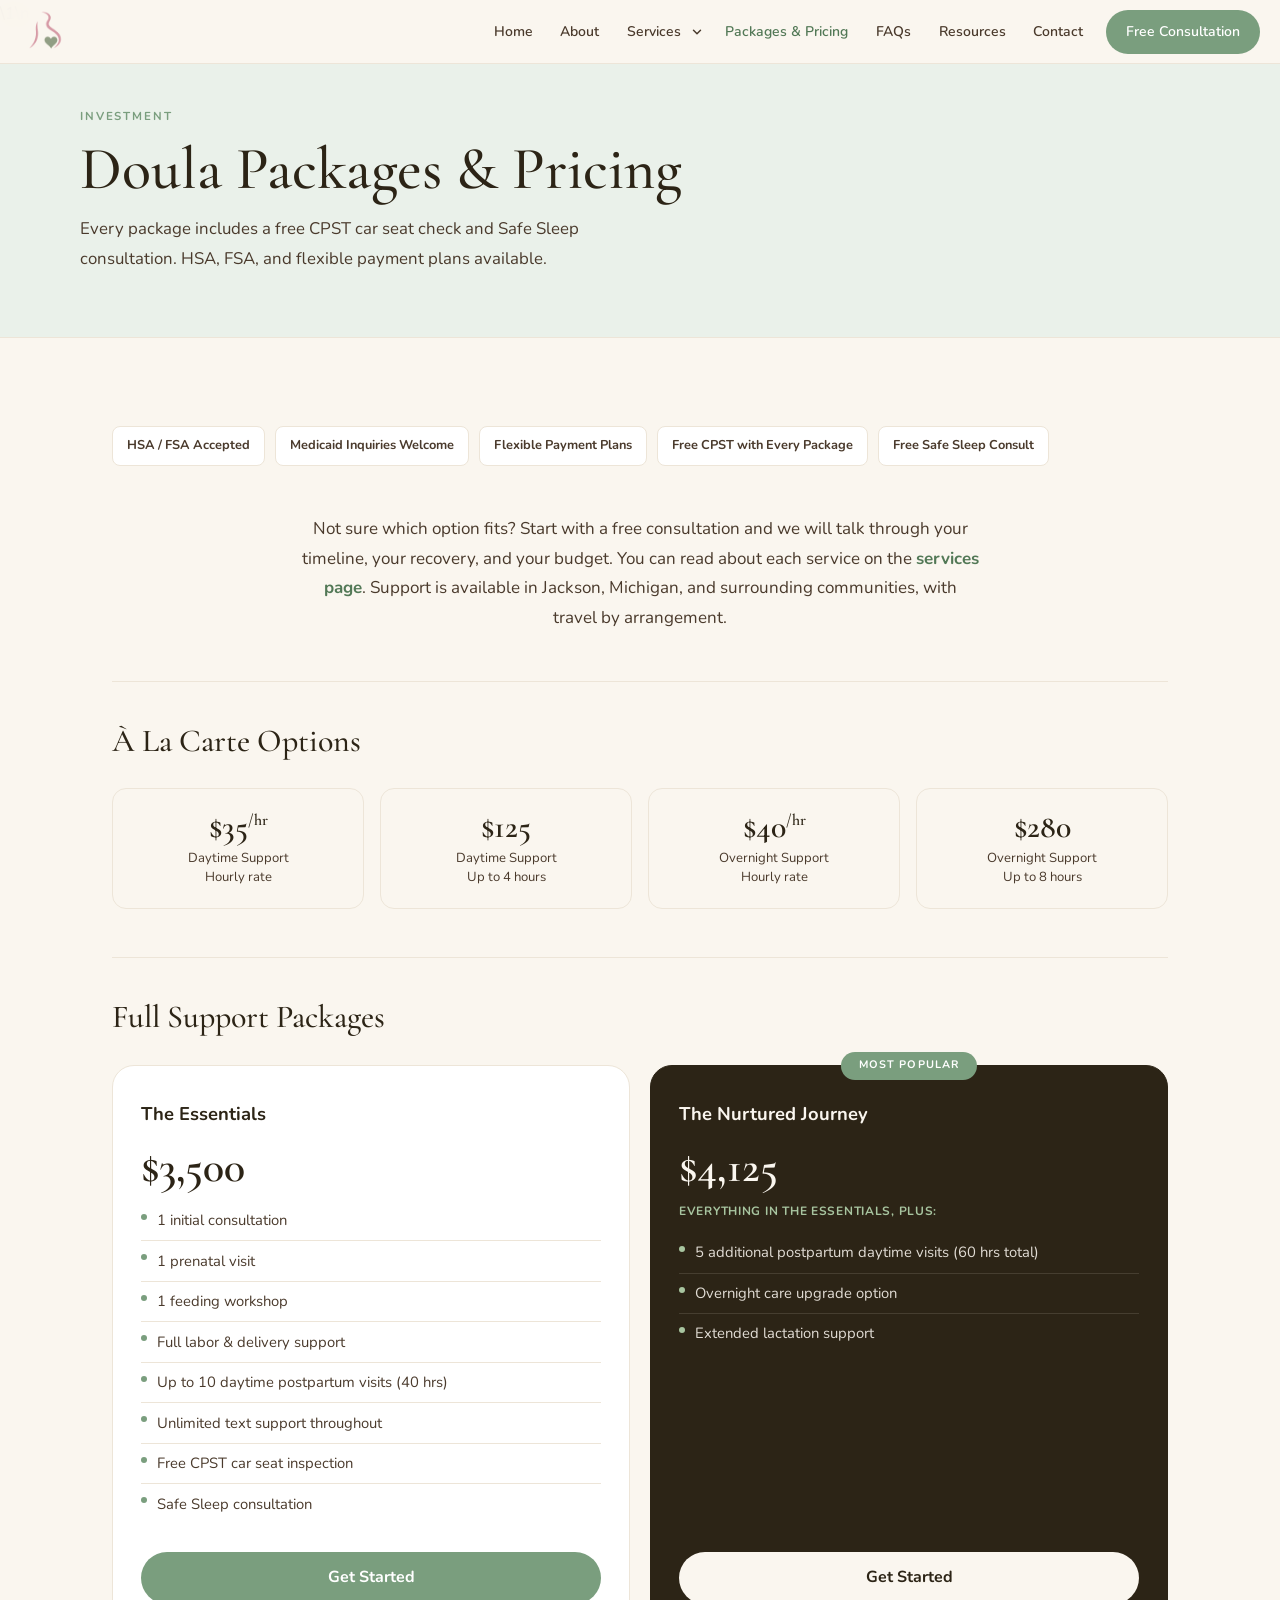
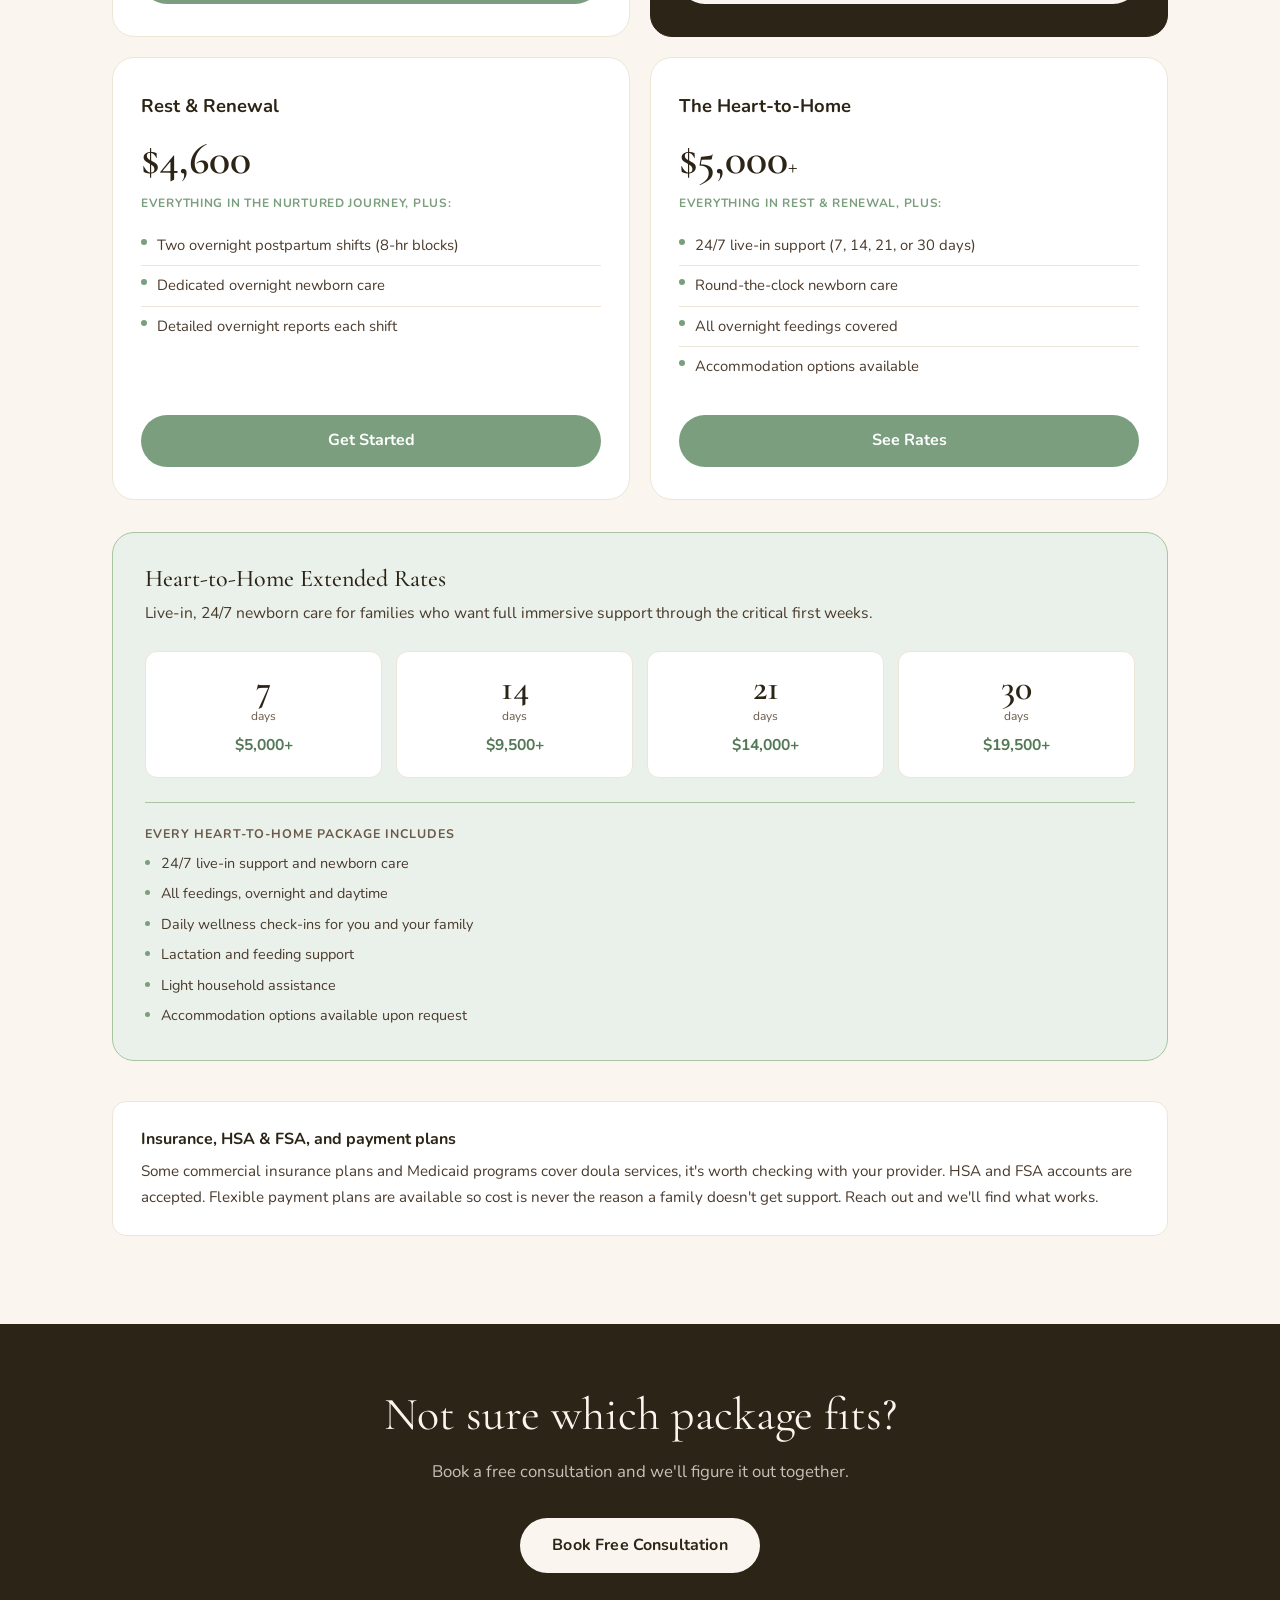
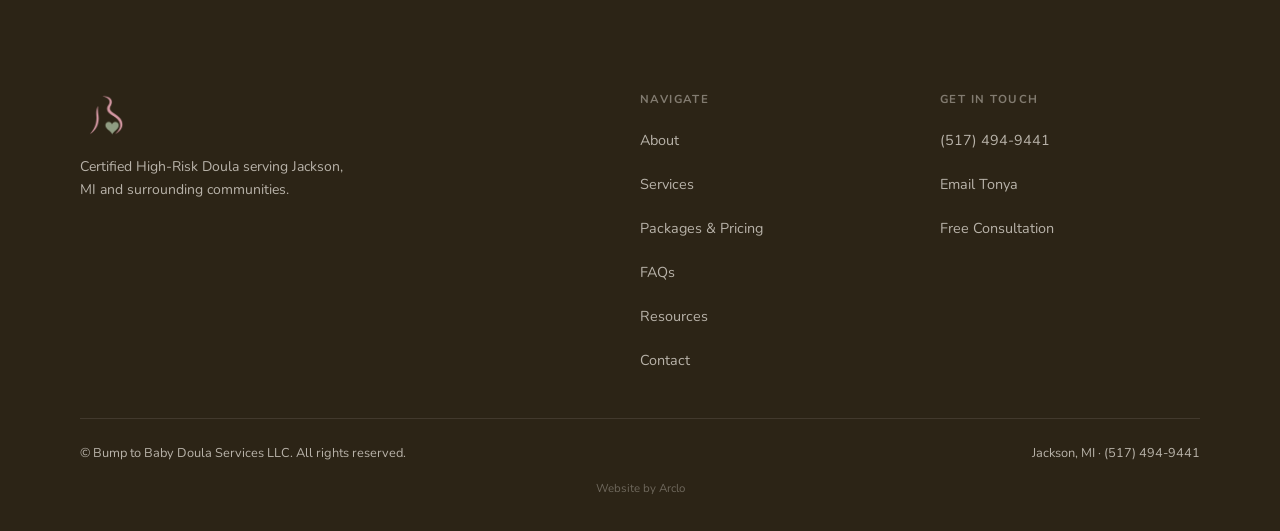
<file: packages.html>
<!DOCTYPE html>
<html lang="en">
<head>
  <meta charset="UTF-8">
  <meta name="viewport" content="width=device-width, initial-scale=1.0">
  <title>Doula Packages &amp; Pricing in Jackson, MI | Bump to Baby</title>
  <meta name="description" content="Full doula support packages from $3,500 in Jackson, MI, plus hourly daytime and overnight options. HSA/FSA accepted. Find the right fit for your family.">
  <link rel="icon" type="image/png" href="Favicon-sm.png">
  <meta name="robots" content="index, follow">
  <link rel="canonical" href="https://www.bumpbabydoula.com/packages.html">
  <meta property="og:title" content="Doula Packages &amp; Pricing in Jackson, MI | Bump to Baby">
  <meta property="og:description" content="Full doula support packages from $3,500 in Jackson, MI, plus hourly daytime and overnight options. HSA/FSA accepted. Find the right fit for your family.">
  <meta property="og:type" content="website">
  <meta property="og:site_name" content="Bump to Baby Doula Services">
  <meta property="og:locale" content="en_US">
  <meta property="og:url" content="https://www.bumpbabydoula.com/packages.html">
  <meta property="og:image" content="https://www.bumpbabydoula.com/og-image.jpg">
  <meta property="og:image:type" content="image/jpeg">
  <meta property="og:image:width" content="1200">
  <meta property="og:image:height" content="630">
  <meta property="og:image:alt" content="Bump to Baby Doula Services, Jackson, MI: You deserve support that stays with you">
  <meta name="twitter:card" content="summary_large_image">
  <link rel="preconnect" href="https://fonts.googleapis.com">
  <link rel="preconnect" href="https://fonts.gstatic.com" crossorigin>
  <link rel="stylesheet" href="https://fonts.googleapis.com/css2?family=Cormorant+Garamond:ital,wght@0,400;0,500;0,600;1,400;1,500;1,600&family=Nunito:wght@400;500;600;700&display=swap">
  <link rel="stylesheet" href="styles.css">
  <script src="nav.js" defer></script>
  <style>
    /* ── BADGES ──────────────────────────────── */
    .badge-row {
      display: flex;
      flex-wrap: wrap;
      gap: 0.625rem;
      margin-bottom: 3rem;
    }
    .badge {
      background: var(--white);
      border: 1.5px solid var(--cream-dk);
      border-radius: 8px;
      padding: 0.5rem 0.875rem;
      font-size: 0.8rem;
      font-weight: 700;
      color: var(--mid);
    }

    /* ── SECTION HEADERS ─────────────────────── */
    .pkg-section-hed {
      font-family: 'Cormorant Garamond', serif;
      font-size: clamp(1.5rem, 4vw, 2rem);
      font-weight: 500;
      color: var(--dark);
      margin: 3rem 0 1.25rem;
      padding-top: 2rem;
      border-top: 1px solid var(--cream-dk);
    }
    .pkg-section-hed:first-of-type { border-top: none; margin-top: 0; }

    /* ── À LA CARTE ──────────────────────────── */
    .ala-grid {
      display: grid;
      grid-template-columns: 1fr 1fr;
      gap: 1rem;
      margin-bottom: 1rem;
    }
    @media (min-width: 600px) { .ala-grid { grid-template-columns: repeat(4, 1fr); } }

    .ala-card {
      background: var(--cream);
      border: 1.5px solid var(--cream-dk);
      border-radius: 14px;
      padding: 1.375rem 1rem;
      text-align: center;
    }
    .ala-price {
      font-family: 'Cormorant Garamond', serif;
      font-size: 2rem;
      font-weight: 600;
      color: var(--dark);
      line-height: 1;
    }
    .ala-price sup { font-size: 1rem; vertical-align: super; }
    .ala-lbl {
      font-size: 0.82rem;
      color: var(--mid);
      margin-top: 0.375rem;
      line-height: 1.4;
    }

    /* ── PACKAGE CARDS ───────────────────────── */
    .pkg-grid {
      display: grid;
      grid-template-columns: 1fr;
      gap: 1.25rem;
    }
    @media (min-width: 600px) { .pkg-grid { grid-template-columns: 1fr 1fr; } }

    .pkg-card {
      border-radius: 22px;
      padding: 2rem 1.75rem;
      border: 1.5px solid var(--cream-dk);
      background: var(--white);
      display: flex;
      flex-direction: column;
      position: relative;
      transition: transform 0.2s, box-shadow 0.2s;
    }
    .pkg-card:hover {
      transform: translateY(-2px);
      box-shadow: 0 12px 32px rgba(44,36,22,0.09);
    }

    /* Featured card, dark for maximum contrast */
    .pkg-card.featured {
      background: var(--dark);
      border-color: var(--dark);
    }
    .pop-badge {
      position: absolute;
      top: -14px; left: 50%; transform: translateX(-50%);
      background: var(--sage);
      color: var(--white);
      font-size: 0.68rem; font-weight: 700;
      letter-spacing: 0.1em; text-transform: uppercase;
      padding: 0.3rem 1.125rem;
      border-radius: 100px;
      white-space: nowrap;
    }

    .pkg-name {
      font-size: 1.15rem;
      font-weight: 700;
      color: var(--dark);
      margin-bottom: 0.25rem;
    }
    .pkg-card.featured .pkg-name { color: var(--cream); }

    .pkg-price {
      font-family: 'Cormorant Garamond', serif;
      font-size: 2.75rem;
      font-weight: 600;
      color: var(--dark);
      line-height: 1;
      margin: 0.75rem 0;
    }
    .pkg-card.featured .pkg-price { color: var(--cream); }

    .pkg-plus-label {
      font-size: 0.75rem;
      font-weight: 700;
      letter-spacing: 0.06em;
      text-transform: uppercase;
      color: var(--sage);
      margin-bottom: 0.75rem;
    }
    .pkg-card.featured .pkg-plus-label { color: var(--sage-lt); }

    .pkg-feats {
      list-style: none;
      flex: 1;
      margin-bottom: 1.75rem;
    }
    .pkg-feats li {
      font-size: 0.925rem;
      color: var(--mid);
      padding: 0.45rem 0 0.45rem 1rem;
      border-bottom: 1px solid var(--cream-dk);
      position: relative;
    }
    .pkg-feats li:last-child { border-bottom: none; }
    .pkg-feats li::before {
      content: '';
      position: absolute; left: 0; top: 13px;
      width: 6px; height: 6px;
      border-radius: 50%; background: var(--sage);
    }
    .pkg-card.featured .pkg-feats li {
      color: rgba(250,246,239,0.88);
      border-bottom-color: rgba(250,246,239,0.12);
    }
    .pkg-card.featured .pkg-feats li::before { background: var(--sage-lt); }

    .pkg-btn {
      display: flex;
      align-items: center;
      justify-content: center;
      min-height: 52px;
      border-radius: 100px;
      font-family: 'Nunito', sans-serif;
      font-weight: 700;
      font-size: 1rem;
      cursor: pointer;
      border: none;
      background: var(--sage);
      color: var(--white);
      text-align: center;
      transition: background 0.2s, transform 0.15s;
    }
    .pkg-btn:hover { background: var(--sage-dk); transform: translateY(-1px); }
    .pkg-card.featured .pkg-btn { background: var(--cream); color: var(--dark); }
    .pkg-card.featured .pkg-btn:hover { background: #fff; }

    /* ── HEART-TO-HOME ───────────────────────── */
    .hth-card {
      background: var(--sage-pale);
      border: 1.5px solid var(--sage-lt);
      border-radius: 22px;
      padding: 2rem;
      margin-top: 2rem;
    }
    .hth-card h3 {
      font-size: 1.5rem; font-weight: 500; margin-bottom: 0.5rem; color: var(--dark);
    }
    .hth-card > p { font-size: 0.975rem; color: var(--mid); margin-bottom: 1.5rem; }

    .hth-tiers {
      display: grid;
      grid-template-columns: 1fr 1fr;
      gap: 0.875rem;
    }
    @media (min-width: 600px) { .hth-tiers { grid-template-columns: repeat(4, 1fr); } }

    .hth-tier {
      background: var(--white);
      border-radius: 12px;
      padding: 1.125rem 0.875rem;
      text-align: center;
      border: 1.5px solid var(--cream-dk);
    }
    .hth-days {
      font-family: 'Cormorant Garamond', serif;
      font-size: 2.25rem; font-weight: 600; color: var(--dark); line-height: 1;
    }
    .hth-day-lbl { font-size: 0.75rem; color: var(--muted); margin-bottom: 0.375rem; }
    .hth-price { font-size: 0.975rem; font-weight: 700; color: var(--sage-dk); }

    .hth-includes {
      margin-top: 1.5rem;
      padding-top: 1.5rem;
      border-top: 1px solid var(--sage-lt);
    }
    .hth-includes h4 {
      font-family: 'Nunito', sans-serif;
      font-size: 0.78rem; font-weight: 700;
      letter-spacing: 0.08em; text-transform: uppercase;
      color: var(--muted); margin-bottom: 0.625rem;
    }
    .hth-includes ul { list-style: none; display: flex; flex-direction: column; gap: 0.375rem; }
    .hth-includes li {
      font-size: 0.9rem; color: var(--mid);
      padding-left: 1rem; position: relative;
    }
    .hth-includes li::before {
      content: ''; position: absolute; left: 0; top: 9px;
      width: 5px; height: 5px; border-radius: 50%; background: var(--sage);
    }

    /* ── INSURANCE NOTE ──────────────────────── */
    .ins-note {
      background: var(--white);
      border: 1.5px solid var(--cream-dk);
      border-radius: 14px;
      padding: 1.5rem 1.75rem;
      margin-top: 2.5rem;
      font-size: 0.95rem;
      color: var(--mid);
      line-height: 1.7;
    }
    .ins-note strong { color: var(--dark); display: block; margin-bottom: 0.375rem; font-size: 1rem; }
  </style>
  <script type="application/ld+json">
{
  "@context": "https://schema.org",
  "@type": "BreadcrumbList",
  "itemListElement": [
    {
      "@type": "ListItem",
      "position": 1,
      "name": "Home",
      "item": "https://www.bumpbabydoula.com/"
    },
    {
      "@type": "ListItem",
      "position": 2,
      "name": "Packages & Pricing",
      "item": "https://www.bumpbabydoula.com/packages.html"
    }
  ]
}
  </script>
</head>
\1\n<a class="skip-link" href="#main">Skip to main content</a>

<nav aria-label="Main">
  <a href="index.html" class="nav-logo">
    <img src="Brand Assets/Logo-sm.png" width="53" height="46" alt="Bump to Baby Doula Services">
  </a>
  <ul class="nav-links">
    <li><a href="index.html">Home</a></li>
    <li><a href="about.html">About</a></li>
    <li class="has-dd">
      <a href="services.html" class="dd-link">Services</a>
      <button type="button" class="dd-toggle" aria-expanded="false" aria-controls="svc-dd" aria-label="Services menu"><svg viewBox="0 0 24 24" aria-hidden="true" focusable="false"><polyline points="6 9 12 15 18 9"/></svg></button>
      <ul class="dd-menu" id="svc-dd">
        <li><a href="high-risk-birth-support.html">High-Risk Birth Support</a></li>
        <li><a href="postpartum-support.html">Postpartum Support</a></li>
        <li><a href="bereavement-loss-support.html">Bereavement &amp; Loss Support</a></li>
        <li><a href="lactation-specialist.html">Lactation Specialist</a></li>
        <li><a href="birth-plan-education.html">Birth Plan Education</a></li>
        <li><a href="overnight-nourish-support.html">Overnight Nourish &amp; Support</a></li>
        <li><a href="child-passenger-safety.html">Child Passenger Safety (CPST)</a></li>
        <li><a href="safe-sleep-ambassador.html">Safe Sleep Ambassador</a></li>
        <li class="dd-all"><a href="services.html">View All Services</a></li>
      </ul>
    </li>
    <li><a href="packages.html">Packages &amp; Pricing</a></li>
    <li><a href="faq.html">FAQs</a></li>
    <li><a href="resources.html">Resources</a></li>
    <li><a href="contact.html">Contact</a></li>
    <li><a href="contact.html" class="nav-cta-btn">Free Consultation</a></li>
  </ul>
  <button class="hamburger" onclick="toggleMenu()" aria-label="Menu" aria-controls="mob" aria-expanded="false">
    <span></span><span></span><span></span>
  </button>
</nav>
<div class="mobile-menu" id="mob">
  <a href="index.html">Home</a>
  <a href="about.html">About</a>
  <div class="mob-svc">
    <div class="mob-svc-row">
      <a href="services.html">Services</a>
      <button type="button" class="mob-svc-toggle" aria-expanded="false" aria-controls="mob-svc-list" aria-label="Show service pages"><svg viewBox="0 0 24 24" aria-hidden="true" focusable="false"><polyline points="6 9 12 15 18 9"/></svg></button>
    </div>
    <div class="mob-svc-list" id="mob-svc-list" hidden>
      <a href="high-risk-birth-support.html">High-Risk Birth Support</a>
      <a href="postpartum-support.html">Postpartum Support</a>
      <a href="bereavement-loss-support.html">Bereavement &amp; Loss Support</a>
      <a href="lactation-specialist.html">Lactation Specialist</a>
      <a href="birth-plan-education.html">Birth Plan Education</a>
      <a href="overnight-nourish-support.html">Overnight Nourish &amp; Support</a>
      <a href="child-passenger-safety.html">Child Passenger Safety (CPST)</a>
      <a href="safe-sleep-ambassador.html">Safe Sleep Ambassador</a>
      <a href="services.html" class="mob-svc-all">View All Services</a>
    </div>
  </div>
  <a href="packages.html">Packages &amp; Pricing</a>
  <a href="faq.html">FAQs</a>
  <a href="resources.html">Resources</a>
  <a href="contact.html">Contact</a>
  <a href="contact.html" class="mob-cta">Book Free Consultation</a>
</div>

<div class="page-hero" id="main" tabindex="-1">
  <div class="page-hero-in">
    <span class="lbl">Investment</span>
    <h1>Doula Packages &amp; Pricing</h1>
    <p>Every package includes a free CPST car seat check and Safe Sleep consultation. HSA, FSA, and flexible payment plans available.</p>
  </div>
</div>

<section>
  <div class="inner">

    <div class="badge-row">
      <span class="badge">HSA / FSA Accepted</span>
      <span class="badge">Medicaid Inquiries Welcome</span>
      <span class="badge">Flexible Payment Plans</span>
      <span class="badge">Free CPST with Every Package</span>
      <span class="badge">Free Safe Sleep Consult</span>
    </div>

    <p style="max-width:680px;margin:0 auto 2.5rem;text-align:center;color:var(--mid);line-height:1.75;">Not sure which option fits? Start with a free consultation and we will talk through your timeline, your recovery, and your budget. You can read about each service on the <a href="services.html" style="color:var(--sage-dk);font-weight:700;">services page</a>. Support is available in Jackson, Michigan, and surrounding communities, with travel by arrangement.</p>

    <!-- À La Carte -->
    <p class="pkg-section-hed">À La Carte Options</p>
    <div class="ala-grid">
      <div class="ala-card rev">
        <div class="ala-price">$35<sup>/hr</sup></div>
        <div class="ala-lbl">Daytime Support<br>Hourly rate</div>
      </div>
      <div class="ala-card rev d1">
        <div class="ala-price">$125</div>
        <div class="ala-lbl">Daytime Support<br>Up to 4 hours</div>
      </div>
      <div class="ala-card rev d2">
        <div class="ala-price">$40<sup>/hr</sup></div>
        <div class="ala-lbl">Overnight Support<br>Hourly rate</div>
      </div>
      <div class="ala-card rev d3">
        <div class="ala-price">$280</div>
        <div class="ala-lbl">Overnight Support<br>Up to 8 hours</div>
      </div>
    </div>

    <!-- Full Packages -->
    <p class="pkg-section-hed">Full Support Packages</p>
    <div class="pkg-grid">

      <!-- Tier 1: Essentials -->
      <div class="pkg-card rev">
        <p class="pkg-name">The Essentials</p>
        <div class="pkg-price">$3,500</div>
        <ul class="pkg-feats">
          <li>1 initial consultation</li>
          <li>1 prenatal visit</li>
          <li>1 feeding workshop</li>
          <li>Full labor &amp; delivery support</li>
          <li>Up to 10 daytime postpartum visits (40 hrs)</li>
          <li>Unlimited text support throughout</li>
          <li>Free CPST car seat inspection</li>
          <li>Safe Sleep consultation</li>
        </ul>
        <a href="contact.html" class="pkg-btn">Get Started</a>
      </div>

      <!-- Tier 2: Nurtured Journey, featured -->
      <div class="pkg-card featured rev d1">
        <div class="pop-badge">Most Popular</div>
        <p class="pkg-name">The Nurtured Journey</p>
        <div class="pkg-price">$4,125</div>
        <p class="pkg-plus-label">Everything in The Essentials, plus:</p>
        <ul class="pkg-feats">
          <li>5 additional postpartum daytime visits (60 hrs total)</li>
          <li>Overnight care upgrade option</li>
          <li>Extended lactation support</li>
        </ul>
        <a href="contact.html" class="pkg-btn">Get Started</a>
      </div>

      <!-- Tier 3: Rest & Renewal -->
      <div class="pkg-card rev">
        <p class="pkg-name">Rest &amp; Renewal</p>
        <div class="pkg-price">$4,600</div>
        <p class="pkg-plus-label">Everything in The Nurtured Journey, plus:</p>
        <ul class="pkg-feats">
          <li>Two overnight postpartum shifts (8-hr blocks)</li>
          <li>Dedicated overnight newborn care</li>
          <li>Detailed overnight reports each shift</li>
        </ul>
        <a href="contact.html" class="pkg-btn">Get Started</a>
      </div>

      <!-- Tier 4: Heart-to-Home -->
      <div class="pkg-card rev d1">
        <p class="pkg-name">The Heart-to-Home</p>
        <div class="pkg-price">$5,000<span style="font-size:1.5rem;font-weight:400">+</span></div>
        <p class="pkg-plus-label">Everything in Rest &amp; Renewal, plus:</p>
        <ul class="pkg-feats">
          <li>24/7 live-in support (7, 14, 21, or 30 days)</li>
          <li>Round-the-clock newborn care</li>
          <li>All overnight feedings covered</li>
          <li>Accommodation options available</li>
        </ul>
        <a href="contact.html" class="pkg-btn">See Rates</a>
      </div>

    </div>

    <!-- Heart-to-Home extended tiers -->
    <div class="hth-card rev">
      <h3>Heart-to-Home Extended Rates</h3>
      <p>Live-in, 24/7 newborn care for families who want full immersive support through the critical first weeks.</p>
      <div class="hth-tiers">
        <div class="hth-tier">
          <div class="hth-days">7</div>
          <div class="hth-day-lbl">days</div>
          <div class="hth-price">$5,000+</div>
        </div>
        <div class="hth-tier">
          <div class="hth-days">14</div>
          <div class="hth-day-lbl">days</div>
          <div class="hth-price">$9,500+</div>
        </div>
        <div class="hth-tier">
          <div class="hth-days">21</div>
          <div class="hth-day-lbl">days</div>
          <div class="hth-price">$14,000+</div>
        </div>
        <div class="hth-tier">
          <div class="hth-days">30</div>
          <div class="hth-day-lbl">days</div>
          <div class="hth-price">$19,500+</div>
        </div>
      </div>
      <div class="hth-includes">
        <h4>Every Heart-to-Home package includes</h4>
        <ul>
          <li>24/7 live-in support and newborn care</li>
          <li>All feedings, overnight and daytime</li>
          <li>Daily wellness check-ins for you and your family</li>
          <li>Lactation and feeding support</li>
          <li>Light household assistance</li>
          <li>Accommodation options available upon request</li>
        </ul>
      </div>
    </div>

    <!-- Insurance note -->
    <div class="ins-note rev">
      <strong>Insurance, HSA &amp; FSA, and payment plans</strong>
      Some commercial insurance plans and Medicaid programs cover doula services, it's worth checking with your provider. HSA and FSA accounts are accepted. Flexible payment plans are available so cost is never the reason a family doesn't get support. Reach out and we'll find what works.
    </div>

  </div>
</section>

<div class="cta-band">
  <h2>Not sure which package fits?</h2>
  <p>Book a free consultation and we'll figure it out together.</p>
  <a href="contact.html" class="btn btn-white">Book Free Consultation</a>
</div>

<footer>
  <div class="footer-in">
    <div class="footer-top">
      <div class="f-brand">
        <img src="Brand Assets/Logo-sm.png" width="53" height="46" alt="Bump to Baby Doula Services">
        <p>Certified High-Risk Doula serving Jackson, MI and surrounding communities.</p>
      </div>
      <div class="f-col">
        <h4>Navigate</h4>
        <ul>
          <li><a href="about.html">About</a></li>
          <li><a href="services.html">Services</a></li>
          <li><a href="packages.html">Packages &amp; Pricing</a></li>
          <li><a href="faq.html">FAQs</a></li>
          <li><a href="resources.html">Resources</a></li>
          <li><a href="contact.html">Contact</a></li>
        </ul>
      </div>
      <div class="f-col">
        <h4>Get in Touch</h4>
        <ul>
          <li><a href="tel:5174949441">(517) 494-9441</a></li>
          <li><a href="mailto:hello@bumpbabydoula.com">Email Tonya</a></li>
          <li><a href="contact.html">Free Consultation</a></li>
        </ul>
      </div>
    </div>
    <div class="footer-bot">
      <p>&copy; Bump to Baby Doula Services LLC. All rights reserved.</p>
      <p>Jackson, MI · (517) 494-9441</p>
    </div>
    <p class="footer-credit">Website by <a href="https://getarclo.com" target="_blank" rel="noopener">Arclo</a></p>
  </div>
</footer>

<script>
  function toggleMenu() { document.getElementById('mob').classList.toggle('open'); }
  document.addEventListener('click', e => {
    const mob = document.getElementById('mob');
    if (mob.classList.contains('open') && !mob.contains(e.target) && !e.target.closest('.hamburger')) mob.classList.remove('open');
  });
  const page = location.pathname.split('/').pop() || 'index.html';
  document.querySelectorAll('.nav-links a, .mobile-menu a').forEach(a => {
    if (a.getAttribute('href') === page) a.classList.add('active');
  });
  const io = new IntersectionObserver(entries => {
    entries.forEach(e => { if (e.isIntersecting) { e.target.classList.add('in'); io.unobserve(e.target); } });
  }, { threshold: 0.1, rootMargin: '0px 0px -30px 0px' });
  document.querySelectorAll('.rev').forEach(el => io.observe(el));
</script>
</body>
</html>
</file>
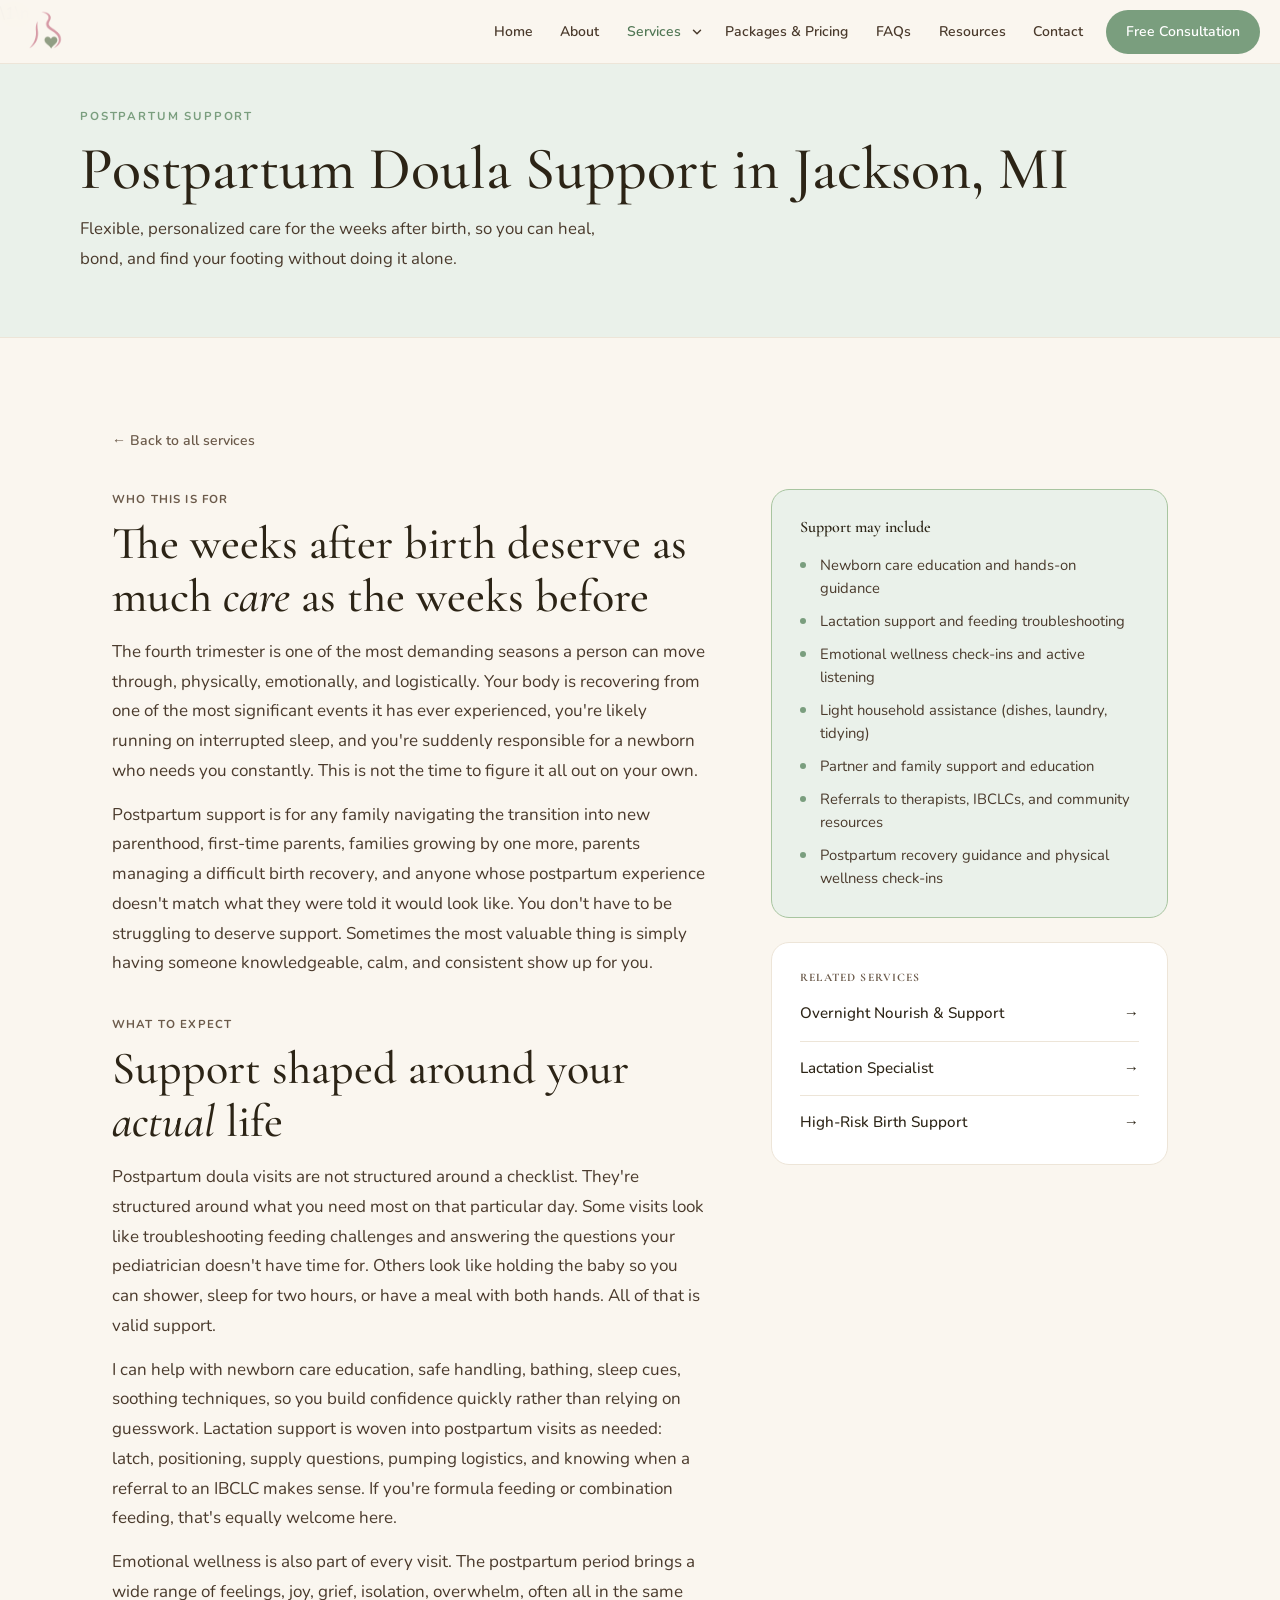
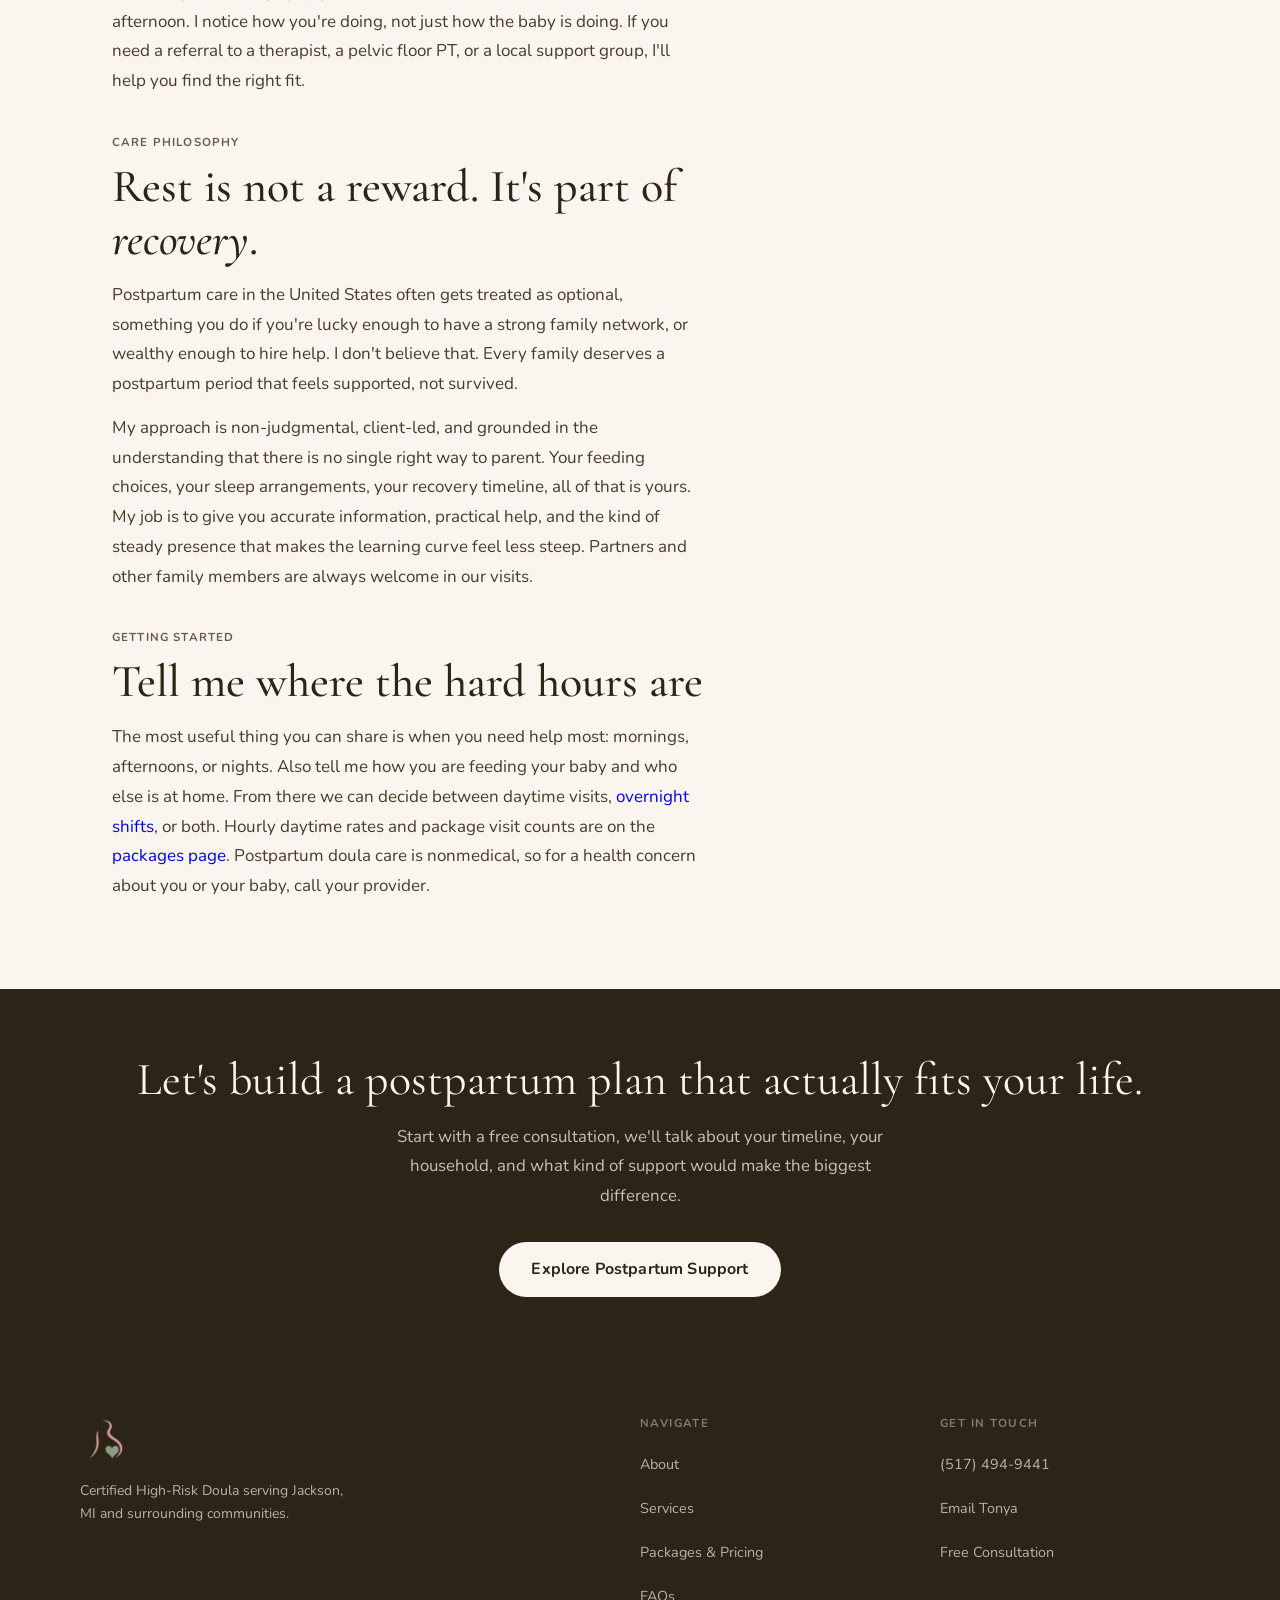
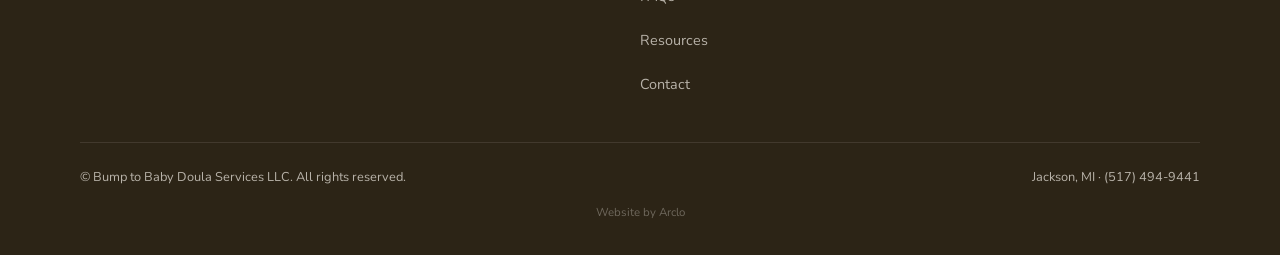
<file: postpartum-support.html>
<!DOCTYPE html>
<html lang="en">
<head>
  <meta charset="UTF-8">
  <meta name="viewport" content="width=device-width, initial-scale=1.0">
  <title>Postpartum Doula in Jackson, MI | Bump to Baby</title>
  <meta name="description" content="Postpartum doula support in Jackson, MI: newborn guidance, feeding help, emotional check-ins, and light household help for the fourth trimester.">
  <link rel="icon" type="image/png" href="Favicon-sm.png">
  <meta name="robots" content="index, follow">
  <link rel="canonical" href="https://www.bumpbabydoula.com/postpartum-support.html">
  <meta property="og:title" content="Postpartum Doula in Jackson, MI | Bump to Baby">
  <meta property="og:description" content="Postpartum doula support in Jackson, MI: newborn guidance, feeding help, emotional check-ins, and light household help for the fourth trimester.">
  <meta property="og:type" content="website">
  <meta property="og:site_name" content="Bump to Baby Doula Services">
  <meta property="og:locale" content="en_US">
  <meta property="og:url" content="https://www.bumpbabydoula.com/postpartum-support.html">
  <meta property="og:image" content="https://www.bumpbabydoula.com/og-image.jpg">
  <meta property="og:image:type" content="image/jpeg">
  <meta property="og:image:width" content="1200">
  <meta property="og:image:height" content="630">
  <meta property="og:image:alt" content="Bump to Baby Doula Services, Jackson, MI: You deserve support that stays with you">
  <meta name="twitter:card" content="summary_large_image">
  <link rel="preconnect" href="https://fonts.googleapis.com">
  <link rel="preconnect" href="https://fonts.gstatic.com" crossorigin>
  <link rel="stylesheet" href="https://fonts.googleapis.com/css2?family=Cormorant+Garamond:ital,wght@0,400;0,500;0,600;1,400;1,500;1,600&family=Nunito:wght@400;500;600;700&display=swap">
  <link rel="stylesheet" href="styles.css">
  <script src="nav.js" defer></script>
  <style>
    .svc-page-layout {
      display: grid;
      grid-template-columns: 1fr;
      gap: 2.5rem;
    }
    @media (min-width: 768px) {
      .svc-page-layout { grid-template-columns: 3fr 2fr; gap: 4rem; align-items: start; }
    }
    .svc-content-block { display: flex; flex-direction: column; gap: 2.25rem; }
    .svc-section p.svc-section-label {
      font-family: 'Nunito', sans-serif;
      font-size: 0.72rem; font-weight: 700;
      letter-spacing: 0.1em; text-transform: uppercase;
      color: var(--muted); margin-bottom: 0.5rem;
    }
    .svc-section h2 { margin-bottom: 0.875rem; }
    .svc-section p { color: var(--mid); line-height: 1.75; margin-bottom: 0.875rem; }
    .svc-section p:last-child { margin-bottom: 0; }
    .svc-sidebar { display: flex; flex-direction: column; gap: 1.5rem; }
    .svc-includes-card {
      background: var(--sage-pale);
      border: 1.5px solid var(--sage-lt);
      border-radius: 18px;
      padding: 1.75rem;
    }
    .svc-includes-card h3 { font-size: 1rem; font-weight: 600; color: var(--dark); margin-bottom: 1.125rem; }
    .svc-includes-card ul { list-style: none; display: flex; flex-direction: column; gap: 0.625rem; }
    .svc-includes-card li {
      font-size: 0.925rem; color: var(--mid);
      padding-left: 1.25rem; position: relative; line-height: 1.55;
    }
    .svc-includes-card li::before {
      content: ''; position: absolute; left: 0; top: 8px;
      width: 6px; height: 6px; border-radius: 50%; background: var(--sage);
    }
    .svc-related-card {
      background: var(--white);
      border: 1.5px solid var(--cream-dk);
      border-radius: 18px;
      padding: 1.75rem;
    }
    .svc-related-card h3 {
      font-size: 0.72rem; font-weight: 700;
      letter-spacing: 0.1em; text-transform: uppercase;
      color: var(--muted); margin-bottom: 1rem;
    }
    .svc-related-card a {
      display: flex; align-items: center; justify-content: space-between;
      padding: 0.875rem 0;
      border-bottom: 1px solid var(--cream-dk);
      text-decoration: none; color: var(--dark);
      font-size: 0.95rem; font-weight: 500;
      transition: color 0.2s;
    }
    .svc-related-card a:last-child { border-bottom: none; padding-bottom: 0; }
    .svc-related-card a:first-of-type { padding-top: 0; }
    .svc-related-card a:hover { color: var(--sage-dk); }
    .back-link {
      display: inline-flex; align-items: center; gap: 0.35rem;
      font-size: 0.875rem; font-weight: 600;
      color: var(--muted); text-decoration: none;
      margin-bottom: 2.25rem;
      transition: color 0.2s;
    }
    .back-link:hover { color: var(--sage-dk); }
  </style>
  <script type="application/ld+json">
{
  "@context": "https://schema.org",
  "@type": "Service",
  "name": "Postpartum Doula Support",
  "serviceType": "Postpartum Doula Support",
  "url": "https://www.bumpbabydoula.com/postpartum-support.html",
  "description": "Postpartum doula support in Jackson, MI: newborn guidance, feeding help, emotional check-ins, and light household help for the fourth trimester.",
  "provider": {
    "@id": "https://www.bumpbabydoula.com/#business"
  },
  "areaServed": {
    "@type": "City",
    "name": "Jackson, Michigan"
  }
}
  </script>
  <script type="application/ld+json">
{
  "@context": "https://schema.org",
  "@type": "BreadcrumbList",
  "itemListElement": [
    {
      "@type": "ListItem",
      "position": 1,
      "name": "Home",
      "item": "https://www.bumpbabydoula.com/"
    },
    {
      "@type": "ListItem",
      "position": 2,
      "name": "Services",
      "item": "https://www.bumpbabydoula.com/services.html"
    },
    {
      "@type": "ListItem",
      "position": 3,
      "name": "Postpartum Support",
      "item": "https://www.bumpbabydoula.com/postpartum-support.html"
    }
  ]
}
  </script>
</head>
\1\n<a class="skip-link" href="#main">Skip to main content</a>

<nav aria-label="Main">
  <a href="index.html" class="nav-logo">
    <img src="Brand Assets/Logo-sm.png" width="53" height="46" alt="Bump to Baby Doula Services">
  </a>
  <ul class="nav-links">
    <li><a href="index.html">Home</a></li>
    <li><a href="about.html">About</a></li>
    <li class="has-dd">
      <a href="services.html" class="dd-link">Services</a>
      <button type="button" class="dd-toggle" aria-expanded="false" aria-controls="svc-dd" aria-label="Services menu"><svg viewBox="0 0 24 24" aria-hidden="true" focusable="false"><polyline points="6 9 12 15 18 9"/></svg></button>
      <ul class="dd-menu" id="svc-dd">
        <li><a href="high-risk-birth-support.html">High-Risk Birth Support</a></li>
        <li><a href="postpartum-support.html">Postpartum Support</a></li>
        <li><a href="bereavement-loss-support.html">Bereavement &amp; Loss Support</a></li>
        <li><a href="lactation-specialist.html">Lactation Specialist</a></li>
        <li><a href="birth-plan-education.html">Birth Plan Education</a></li>
        <li><a href="overnight-nourish-support.html">Overnight Nourish &amp; Support</a></li>
        <li><a href="child-passenger-safety.html">Child Passenger Safety (CPST)</a></li>
        <li><a href="safe-sleep-ambassador.html">Safe Sleep Ambassador</a></li>
        <li class="dd-all"><a href="services.html">View All Services</a></li>
      </ul>
    </li>
    <li><a href="packages.html">Packages &amp; Pricing</a></li>
    <li><a href="faq.html">FAQs</a></li>
    <li><a href="resources.html">Resources</a></li>
    <li><a href="contact.html">Contact</a></li>
    <li><a href="contact.html" class="nav-cta-btn">Free Consultation</a></li>
  </ul>
  <button class="hamburger" onclick="toggleMenu()" aria-label="Menu" aria-controls="mob" aria-expanded="false">
    <span></span><span></span><span></span>
  </button>
</nav>
<div class="mobile-menu" id="mob">
  <a href="index.html">Home</a>
  <a href="about.html">About</a>
  <div class="mob-svc">
    <div class="mob-svc-row">
      <a href="services.html">Services</a>
      <button type="button" class="mob-svc-toggle" aria-expanded="false" aria-controls="mob-svc-list" aria-label="Show service pages"><svg viewBox="0 0 24 24" aria-hidden="true" focusable="false"><polyline points="6 9 12 15 18 9"/></svg></button>
    </div>
    <div class="mob-svc-list" id="mob-svc-list" hidden>
      <a href="high-risk-birth-support.html">High-Risk Birth Support</a>
      <a href="postpartum-support.html">Postpartum Support</a>
      <a href="bereavement-loss-support.html">Bereavement &amp; Loss Support</a>
      <a href="lactation-specialist.html">Lactation Specialist</a>
      <a href="birth-plan-education.html">Birth Plan Education</a>
      <a href="overnight-nourish-support.html">Overnight Nourish &amp; Support</a>
      <a href="child-passenger-safety.html">Child Passenger Safety (CPST)</a>
      <a href="safe-sleep-ambassador.html">Safe Sleep Ambassador</a>
      <a href="services.html" class="mob-svc-all">View All Services</a>
    </div>
  </div>
  <a href="packages.html">Packages &amp; Pricing</a>
  <a href="faq.html">FAQs</a>
  <a href="resources.html">Resources</a>
  <a href="contact.html">Contact</a>
  <a href="contact.html" class="mob-cta">Book Free Consultation</a>
</div>

<div class="page-hero" id="main" tabindex="-1">
  <div class="page-hero-in">
    <span class="lbl">Postpartum Support</span>
    <h1>Postpartum Doula Support in Jackson, MI</h1>
    <p>Flexible, personalized care for the weeks after birth, so you can heal, bond, and find your footing without doing it alone.</p>
  </div>
</div>

<section>
  <div class="inner">
    <a href="services.html" class="back-link">← Back to all services</a>

    <div class="svc-page-layout">

      <div class="svc-content-block">

        <div class="svc-section">
          <p class="svc-section-label">Who this is for</p>
          <h2 class="h2">The weeks after birth deserve as much <em>care</em> as the weeks before</h2>
          <p>The fourth trimester is one of the most demanding seasons a person can move through, physically, emotionally, and logistically. Your body is recovering from one of the most significant events it has ever experienced, you're likely running on interrupted sleep, and you're suddenly responsible for a newborn who needs you constantly. This is not the time to figure it all out on your own.</p>
          <p>Postpartum support is for any family navigating the transition into new parenthood, first-time parents, families growing by one more, parents managing a difficult birth recovery, and anyone whose postpartum experience doesn't match what they were told it would look like. You don't have to be struggling to deserve support. Sometimes the most valuable thing is simply having someone knowledgeable, calm, and consistent show up for you.</p>
        </div>

        <div class="svc-section">
          <p class="svc-section-label">What to expect</p>
          <h2 class="h2">Support shaped around your <em>actual</em> life</h2>
          <p>Postpartum doula visits are not structured around a checklist. They're structured around what you need most on that particular day. Some visits look like troubleshooting feeding challenges and answering the questions your pediatrician doesn't have time for. Others look like holding the baby so you can shower, sleep for two hours, or have a meal with both hands. All of that is valid support.</p>
          <p>I can help with newborn care education, safe handling, bathing, sleep cues, soothing techniques, so you build confidence quickly rather than relying on guesswork. Lactation support is woven into postpartum visits as needed: latch, positioning, supply questions, pumping logistics, and knowing when a referral to an IBCLC makes sense. If you're formula feeding or combination feeding, that's equally welcome here.</p>
          <p>Emotional wellness is also part of every visit. The postpartum period brings a wide range of feelings, joy, grief, isolation, overwhelm, often all in the same afternoon. I notice how you're doing, not just how the baby is doing. If you need a referral to a therapist, a pelvic floor PT, or a local support group, I'll help you find the right fit.</p>
        </div>

        <div class="svc-section">
          <p class="svc-section-label">Care philosophy</p>
          <h2 class="h2">Rest is not a reward. It's part of <em>recovery</em>.</h2>
          <p>Postpartum care in the United States often gets treated as optional, something you do if you're lucky enough to have a strong family network, or wealthy enough to hire help. I don't believe that. Every family deserves a postpartum period that feels supported, not survived.</p>
          <p>My approach is non-judgmental, client-led, and grounded in the understanding that there is no single right way to parent. Your feeding choices, your sleep arrangements, your recovery timeline, all of that is yours. My job is to give you accurate information, practical help, and the kind of steady presence that makes the learning curve feel less steep. Partners and other family members are always welcome in our visits.</p>
        </div>

      
        <div class="svc-section">
          <p class="svc-section-label">Getting started</p>
          <h2 class="h2">Tell me where the hard hours are</h2>
          <p>The most useful thing you can share is when you need help most: mornings, afternoons, or nights. Also tell me how you are feeding your baby and who else is at home. From there we can decide between daytime visits, <a href="overnight-nourish-support.html">overnight shifts</a>, or both. Hourly daytime rates and package visit counts are on the <a href="packages.html">packages page</a>. Postpartum doula care is nonmedical, so for a health concern about you or your baby, call your provider.</p>
        </div>

      </div>

      <div class="svc-sidebar">

        <div class="svc-includes-card">
          <h3>Support may include</h3>
          <ul>
            <li>Newborn care education and hands-on guidance</li>
            <li>Lactation support and feeding troubleshooting</li>
            <li>Emotional wellness check-ins and active listening</li>
            <li>Light household assistance (dishes, laundry, tidying)</li>
            <li>Partner and family support and education</li>
            <li>Referrals to therapists, IBCLCs, and community resources</li>
            <li>Postpartum recovery guidance and physical wellness check-ins</li>
          </ul>
        </div>

        <div class="svc-related-card">
          <h3>Related services</h3>
          <a href="overnight-nourish-support.html">Overnight Nourish &amp; Support <span>→</span></a>
          <a href="lactation-specialist.html">Lactation Specialist <span>→</span></a>
          <a href="high-risk-birth-support.html">High-Risk Birth Support <span>→</span></a>
        </div>

      </div>

    </div>
  </div>
</section>

<div class="cta-band">
  <h2>Let's build a postpartum plan that actually fits your life.</h2>
  <p>Start with a free consultation, we'll talk about your timeline, your household, and what kind of support would make the biggest difference.</p>
  <a href="contact.html?service=postpartum" class="btn btn-white">Explore Postpartum Support</a>
</div>

<footer>
  <div class="footer-in">
    <div class="footer-top">
      <div class="f-brand">
        <img src="Brand Assets/Logo-sm.png" width="53" height="46" alt="Bump to Baby Doula Services">
        <p>Certified High-Risk Doula serving Jackson, MI and surrounding communities.</p>
      </div>
      <div class="f-col">
        <h4>Navigate</h4>
        <ul>
          <li><a href="about.html">About</a></li>
          <li><a href="services.html">Services</a></li>
          <li><a href="packages.html">Packages &amp; Pricing</a></li>
          <li><a href="faq.html">FAQs</a></li>
          <li><a href="resources.html">Resources</a></li>
          <li><a href="contact.html">Contact</a></li>
        </ul>
      </div>
      <div class="f-col">
        <h4>Get in Touch</h4>
        <ul>
          <li><a href="tel:5174949441">(517) 494-9441</a></li>
          <li><a href="mailto:hello@bumpbabydoula.com">Email Tonya</a></li>
          <li><a href="contact.html">Free Consultation</a></li>
        </ul>
      </div>
    </div>
    <div class="footer-bot">
      <p>&copy; Bump to Baby Doula Services LLC. All rights reserved.</p>
      <p>Jackson, MI · (517) 494-9441</p>
    </div>
    <p class="footer-credit">Website by <a href="https://getarclo.com" target="_blank" rel="noopener">Arclo</a></p>
  </div>
</footer>

<script>
  function toggleMenu() { document.getElementById('mob').classList.toggle('open'); }
  document.addEventListener('click', function(e) {
    const mob = document.getElementById('mob');
    if (mob.classList.contains('open') && !mob.contains(e.target) && !e.target.closest('.hamburger')) mob.classList.remove('open');
  });
  const page = location.pathname.split('/').pop() || 'index.html';
  document.querySelectorAll('.nav-links a, .mobile-menu a').forEach(function(a) {
    if (a.getAttribute('href') === page) a.classList.add('active');
  });
</script>
</body>
</html>
</file>
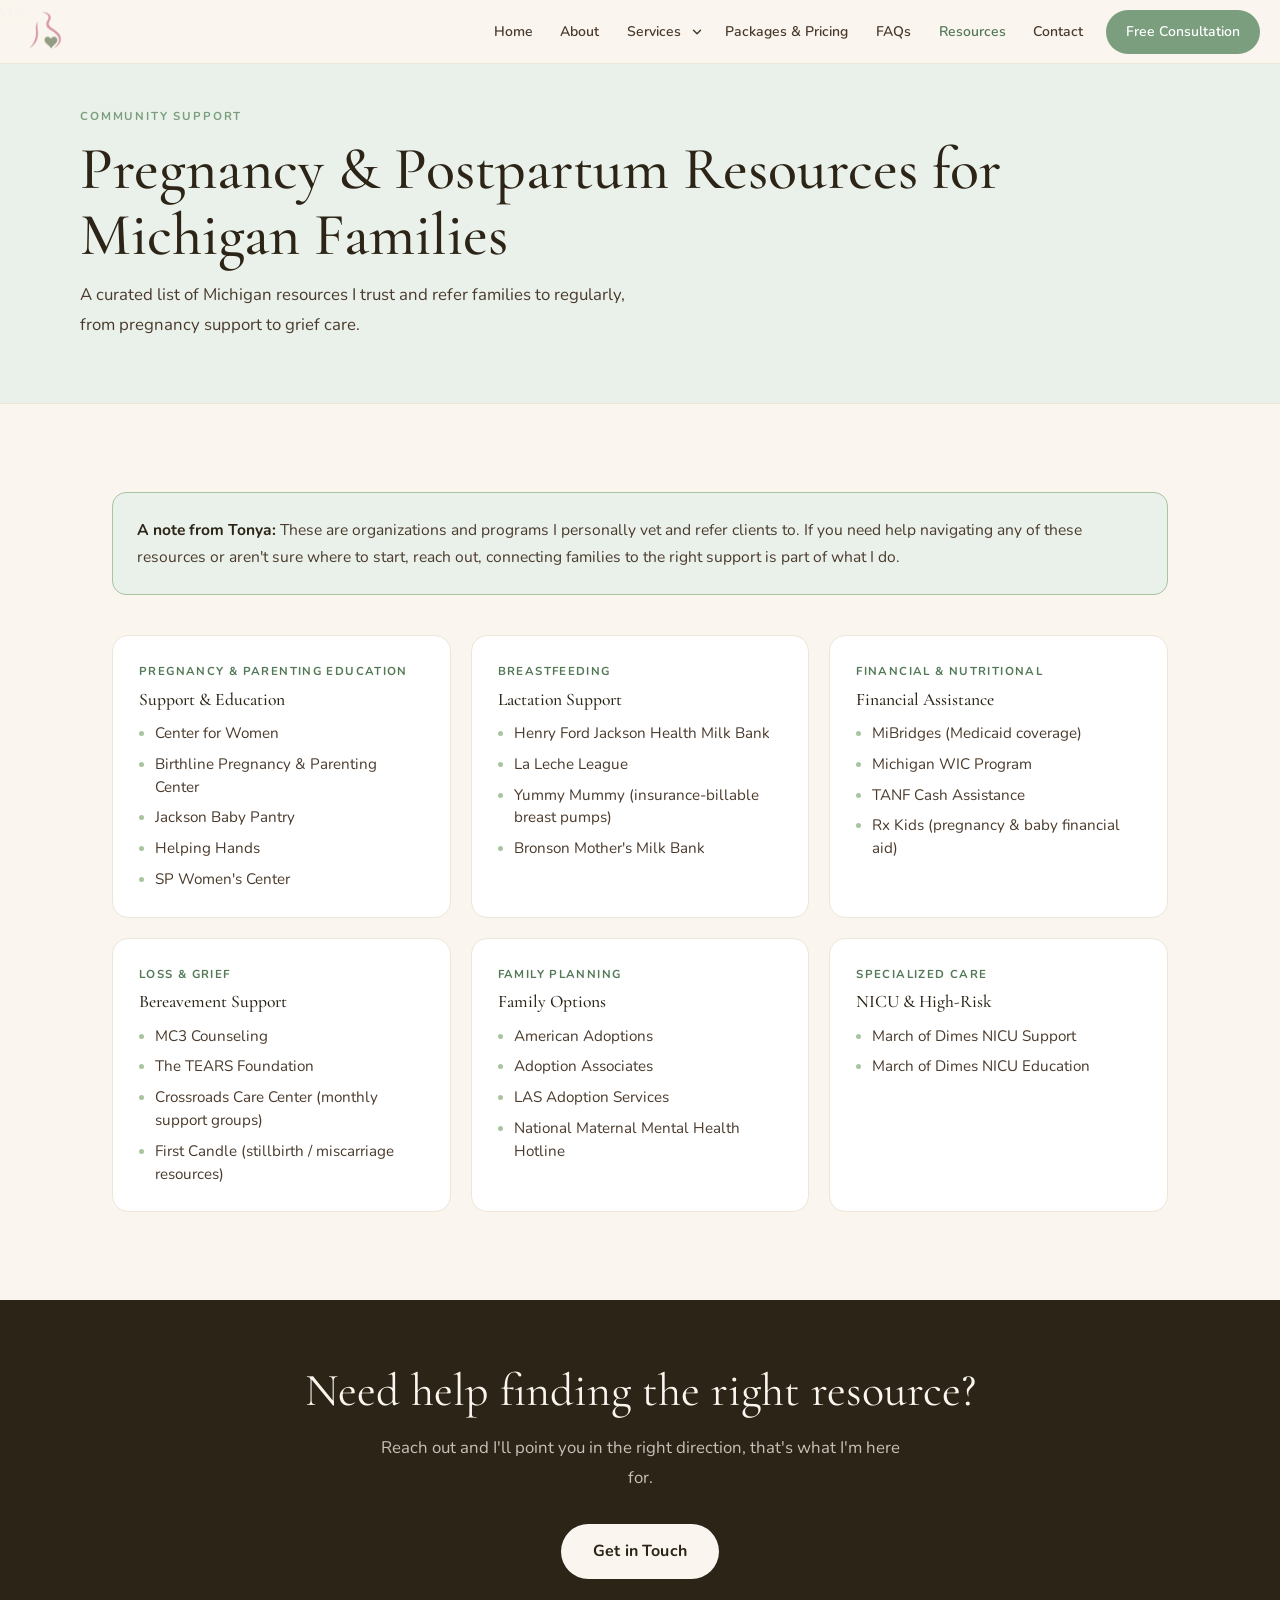
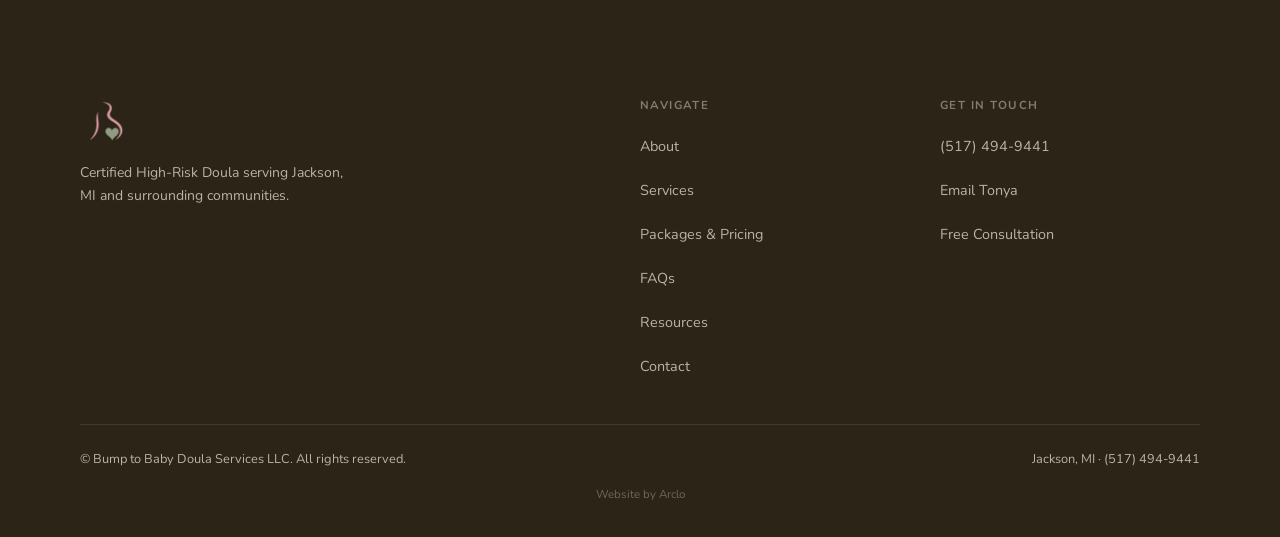
<file: resources.html>
<!DOCTYPE html>
<html lang="en">
<head>
  <meta charset="UTF-8">
  <meta name="viewport" content="width=device-width, initial-scale=1.0">
  <title>Pregnancy &amp; Postpartum Resources in Michigan | Bump to Baby</title>
  <meta name="description" content="Michigan resources for pregnancy, postpartum, breastfeeding, bereavement, and NICU support, curated by Tonya of Bump to Baby Doula in Jackson, MI.">
  <link rel="icon" type="image/png" href="Favicon-sm.png">
  <meta name="robots" content="index, follow">
  <link rel="canonical" href="https://www.bumpbabydoula.com/resources.html">
  <meta property="og:title" content="Pregnancy &amp; Postpartum Resources in Michigan | Bump to Baby">
  <meta property="og:description" content="Michigan resources for pregnancy, postpartum, breastfeeding, bereavement, and NICU support, curated by Tonya of Bump to Baby Doula in Jackson, MI.">
  <meta property="og:type" content="website">
  <meta property="og:site_name" content="Bump to Baby Doula Services">
  <meta property="og:locale" content="en_US">
  <meta property="og:url" content="https://www.bumpbabydoula.com/resources.html">
  <meta property="og:image" content="https://www.bumpbabydoula.com/og-image.jpg">
  <meta property="og:image:type" content="image/jpeg">
  <meta property="og:image:width" content="1200">
  <meta property="og:image:height" content="630">
  <meta property="og:image:alt" content="Bump to Baby Doula Services, Jackson, MI: You deserve support that stays with you">
  <meta name="twitter:card" content="summary_large_image">
  <link rel="preconnect" href="https://fonts.googleapis.com">
  <link rel="preconnect" href="https://fonts.gstatic.com" crossorigin>
  <link rel="stylesheet" href="https://fonts.googleapis.com/css2?family=Cormorant+Garamond:ital,wght@0,400;0,500;0,600;1,400;1,500;1,600&family=Nunito:wght@400;500;600;700&display=swap">
  <link rel="stylesheet" href="styles.css">
  <script src="nav.js" defer></script>
  <style>
    .res-grid {
      display: grid;
      grid-template-columns: 1fr;
      gap: 1.25rem;
    }
    @media (min-width: 600px) { .res-grid { grid-template-columns: 1fr 1fr; } }
    @media (min-width: 960px) { .res-grid { grid-template-columns: 1fr 1fr 1fr; } }

    .res-card {
      background: var(--white);
      border: 1.5px solid var(--cream-dk);
      border-radius: 16px;
      padding: 1.625rem;
    }
    .res-cat {
      font-size: 0.72rem;
      font-weight: 700;
      letter-spacing: 0.12em;
      text-transform: uppercase;
      color: var(--sage-dk);
      margin-bottom: 0.5rem;
    }
    .res-card h2 {
      font-size: 1.1rem;
      font-weight: 500;
      margin-bottom: 0.75rem;
      color: var(--dark);
    }
    .res-card ul {
      list-style: none;
      display: flex;
      flex-direction: column;
      gap: 0.5rem;
    }
    .res-card ul li {
      font-size: 0.95rem;
      color: var(--mid);
      padding-left: 1rem;
      position: relative;
      line-height: 1.5;
    }
    .res-card ul li::before {
      content: '';
      position: absolute; left: 0; top: 9px;
      width: 5px; height: 5px;
      border-radius: 50%;
      background: var(--sage-lt);
    }

    .res-note {
      background: var(--sage-pale);
      border: 1.5px solid var(--sage-lt);
      border-radius: 14px;
      padding: 1.5rem;
      margin-bottom: 2.5rem;
      font-size: 0.975rem;
      color: var(--mid);
      line-height: 1.7;
    }
    .res-note strong { color: var(--dark); }
  </style>
  <script type="application/ld+json">
{
  "@context": "https://schema.org",
  "@type": "BreadcrumbList",
  "itemListElement": [
    {
      "@type": "ListItem",
      "position": 1,
      "name": "Home",
      "item": "https://www.bumpbabydoula.com/"
    },
    {
      "@type": "ListItem",
      "position": 2,
      "name": "Resources",
      "item": "https://www.bumpbabydoula.com/resources.html"
    }
  ]
}
  </script>
</head>
\1\n<a class="skip-link" href="#main">Skip to main content</a>

<nav aria-label="Main">
  <a href="index.html" class="nav-logo">
    <img src="Brand Assets/Logo-sm.png" width="53" height="46" alt="Bump to Baby Doula Services">
  </a>
  <ul class="nav-links">
    <li><a href="index.html">Home</a></li>
    <li><a href="about.html">About</a></li>
    <li class="has-dd">
      <a href="services.html" class="dd-link">Services</a>
      <button type="button" class="dd-toggle" aria-expanded="false" aria-controls="svc-dd" aria-label="Services menu"><svg viewBox="0 0 24 24" aria-hidden="true" focusable="false"><polyline points="6 9 12 15 18 9"/></svg></button>
      <ul class="dd-menu" id="svc-dd">
        <li><a href="high-risk-birth-support.html">High-Risk Birth Support</a></li>
        <li><a href="postpartum-support.html">Postpartum Support</a></li>
        <li><a href="bereavement-loss-support.html">Bereavement &amp; Loss Support</a></li>
        <li><a href="lactation-specialist.html">Lactation Specialist</a></li>
        <li><a href="birth-plan-education.html">Birth Plan Education</a></li>
        <li><a href="overnight-nourish-support.html">Overnight Nourish &amp; Support</a></li>
        <li><a href="child-passenger-safety.html">Child Passenger Safety (CPST)</a></li>
        <li><a href="safe-sleep-ambassador.html">Safe Sleep Ambassador</a></li>
        <li class="dd-all"><a href="services.html">View All Services</a></li>
      </ul>
    </li>
    <li><a href="packages.html">Packages &amp; Pricing</a></li>
    <li><a href="faq.html">FAQs</a></li>
    <li><a href="resources.html">Resources</a></li>
    <li><a href="contact.html">Contact</a></li>
    <li><a href="contact.html" class="nav-cta-btn">Free Consultation</a></li>
  </ul>
  <button class="hamburger" onclick="toggleMenu()" aria-label="Menu" aria-controls="mob" aria-expanded="false">
    <span></span><span></span><span></span>
  </button>
</nav>
<div class="mobile-menu" id="mob">
  <a href="index.html">Home</a>
  <a href="about.html">About</a>
  <div class="mob-svc">
    <div class="mob-svc-row">
      <a href="services.html">Services</a>
      <button type="button" class="mob-svc-toggle" aria-expanded="false" aria-controls="mob-svc-list" aria-label="Show service pages"><svg viewBox="0 0 24 24" aria-hidden="true" focusable="false"><polyline points="6 9 12 15 18 9"/></svg></button>
    </div>
    <div class="mob-svc-list" id="mob-svc-list" hidden>
      <a href="high-risk-birth-support.html">High-Risk Birth Support</a>
      <a href="postpartum-support.html">Postpartum Support</a>
      <a href="bereavement-loss-support.html">Bereavement &amp; Loss Support</a>
      <a href="lactation-specialist.html">Lactation Specialist</a>
      <a href="birth-plan-education.html">Birth Plan Education</a>
      <a href="overnight-nourish-support.html">Overnight Nourish &amp; Support</a>
      <a href="child-passenger-safety.html">Child Passenger Safety (CPST)</a>
      <a href="safe-sleep-ambassador.html">Safe Sleep Ambassador</a>
      <a href="services.html" class="mob-svc-all">View All Services</a>
    </div>
  </div>
  <a href="packages.html">Packages &amp; Pricing</a>
  <a href="faq.html">FAQs</a>
  <a href="resources.html">Resources</a>
  <a href="contact.html">Contact</a>
  <a href="contact.html" class="mob-cta">Book Free Consultation</a>
</div>

<div class="page-hero" id="main" tabindex="-1">
  <div class="page-hero-in">
    <span class="lbl">Community Support</span>
    <h1>Pregnancy &amp; Postpartum Resources for Michigan Families</h1>
    <p>A curated list of Michigan resources I trust and refer families to regularly, from pregnancy support to grief care.</p>
  </div>
</div>

<section>
  <div class="inner">
    <div class="res-note">
      <strong>A note from Tonya:</strong> These are organizations and programs I personally vet and refer clients to. If you need help navigating any of these resources or aren't sure where to start, reach out, connecting families to the right support is part of what I do.
    </div>

    <div class="res-grid">

      <div class="res-card rev">
        <div class="res-cat">Pregnancy &amp; Parenting Education</div>
        <h2>Support &amp; Education</h2>
        <ul>
          <li>Center for Women</li>
          <li>Birthline Pregnancy &amp; Parenting Center</li>
          <li>Jackson Baby Pantry</li>
          <li>Helping Hands</li>
          <li>SP Women's Center</li>
        </ul>
      </div>

      <div class="res-card rev d1">
        <div class="res-cat">Breastfeeding</div>
        <h2>Lactation Support</h2>
        <ul>
          <li>Henry Ford Jackson Health Milk Bank</li>
          <li>La Leche League</li>
          <li>Yummy Mummy (insurance-billable breast pumps)</li>
          <li>Bronson Mother's Milk Bank</li>
        </ul>
      </div>

      <div class="res-card rev d2">
        <div class="res-cat">Financial &amp; Nutritional</div>
        <h2>Financial Assistance</h2>
        <ul>
          <li>MiBridges (Medicaid coverage)</li>
          <li>Michigan WIC Program</li>
          <li>TANF Cash Assistance</li>
          <li>Rx Kids (pregnancy &amp; baby financial aid)</li>
        </ul>
      </div>

      <div class="res-card rev">
        <div class="res-cat">Loss &amp; Grief</div>
        <h2>Bereavement Support</h2>
        <ul>
          <li>MC3 Counseling</li>
          <li>The TEARS Foundation</li>
          <li>Crossroads Care Center (monthly support groups)</li>
          <li>First Candle (stillbirth / miscarriage resources)</li>
        </ul>
      </div>

      <div class="res-card rev d1">
        <div class="res-cat">Family Planning</div>
        <h2>Family Options</h2>
        <ul>
          <li>American Adoptions</li>
          <li>Adoption Associates</li>
          <li>LAS Adoption Services</li>
          <li>National Maternal Mental Health Hotline</li>
        </ul>
      </div>

      <div class="res-card rev d2">
        <div class="res-cat">Specialized Care</div>
        <h2>NICU &amp; High-Risk</h2>
        <ul>
          <li>March of Dimes NICU Support</li>
          <li>March of Dimes NICU Education</li>
        </ul>
      </div>

    </div>
  </div>
</section>

<div class="cta-band">
  <h2>Need help finding the right resource?</h2>
  <p>Reach out and I'll point you in the right direction, that's what I'm here for.</p>
  <a href="contact.html" class="btn btn-white">Get in Touch</a>
</div>

<footer>
  <div class="footer-in">
    <div class="footer-top">
      <div class="f-brand">
        <img src="Brand Assets/Logo-sm.png" width="53" height="46" alt="Bump to Baby Doula Services">
        <p>Certified High-Risk Doula serving Jackson, MI and surrounding communities.</p>
      </div>
      <div class="f-col">
        <h4>Navigate</h4>
        <ul>
          <li><a href="about.html">About</a></li>
          <li><a href="services.html">Services</a></li>
          <li><a href="packages.html">Packages &amp; Pricing</a></li>
          <li><a href="faq.html">FAQs</a></li>
          <li><a href="resources.html">Resources</a></li>
          <li><a href="contact.html">Contact</a></li>
        </ul>
      </div>
      <div class="f-col">
        <h4>Get in Touch</h4>
        <ul>
          <li><a href="tel:5174949441">(517) 494-9441</a></li>
          <li><a href="mailto:hello@bumpbabydoula.com">Email Tonya</a></li>
          <li><a href="contact.html">Free Consultation</a></li>
        </ul>
      </div>
    </div>
    <div class="footer-bot">
      <p>&copy; Bump to Baby Doula Services LLC. All rights reserved.</p>
      <p>Jackson, MI · (517) 494-9441</p>
    </div>
    <p class="footer-credit">Website by <a href="https://getarclo.com" target="_blank" rel="noopener">Arclo</a></p>
  </div>
</footer>

<script>
  function toggleMenu() { document.getElementById('mob').classList.toggle('open'); }
  document.addEventListener('click', e => {
    const mob = document.getElementById('mob');
    if (mob.classList.contains('open') && !mob.contains(e.target) && !e.target.closest('.hamburger')) mob.classList.remove('open');
  });
  const page = location.pathname.split('/').pop() || 'index.html';
  document.querySelectorAll('.nav-links a, .mobile-menu a').forEach(a => {
    if (a.getAttribute('href') === page) a.classList.add('active');
  });
  const io = new IntersectionObserver(entries => {
    entries.forEach(e => { if (e.isIntersecting) { e.target.classList.add('in'); io.unobserve(e.target); } });
  }, { threshold: 0.1, rootMargin: '0px 0px -30px 0px' });
  document.querySelectorAll('.rev').forEach(el => io.observe(el));
</script>
</body>
</html>
</file>
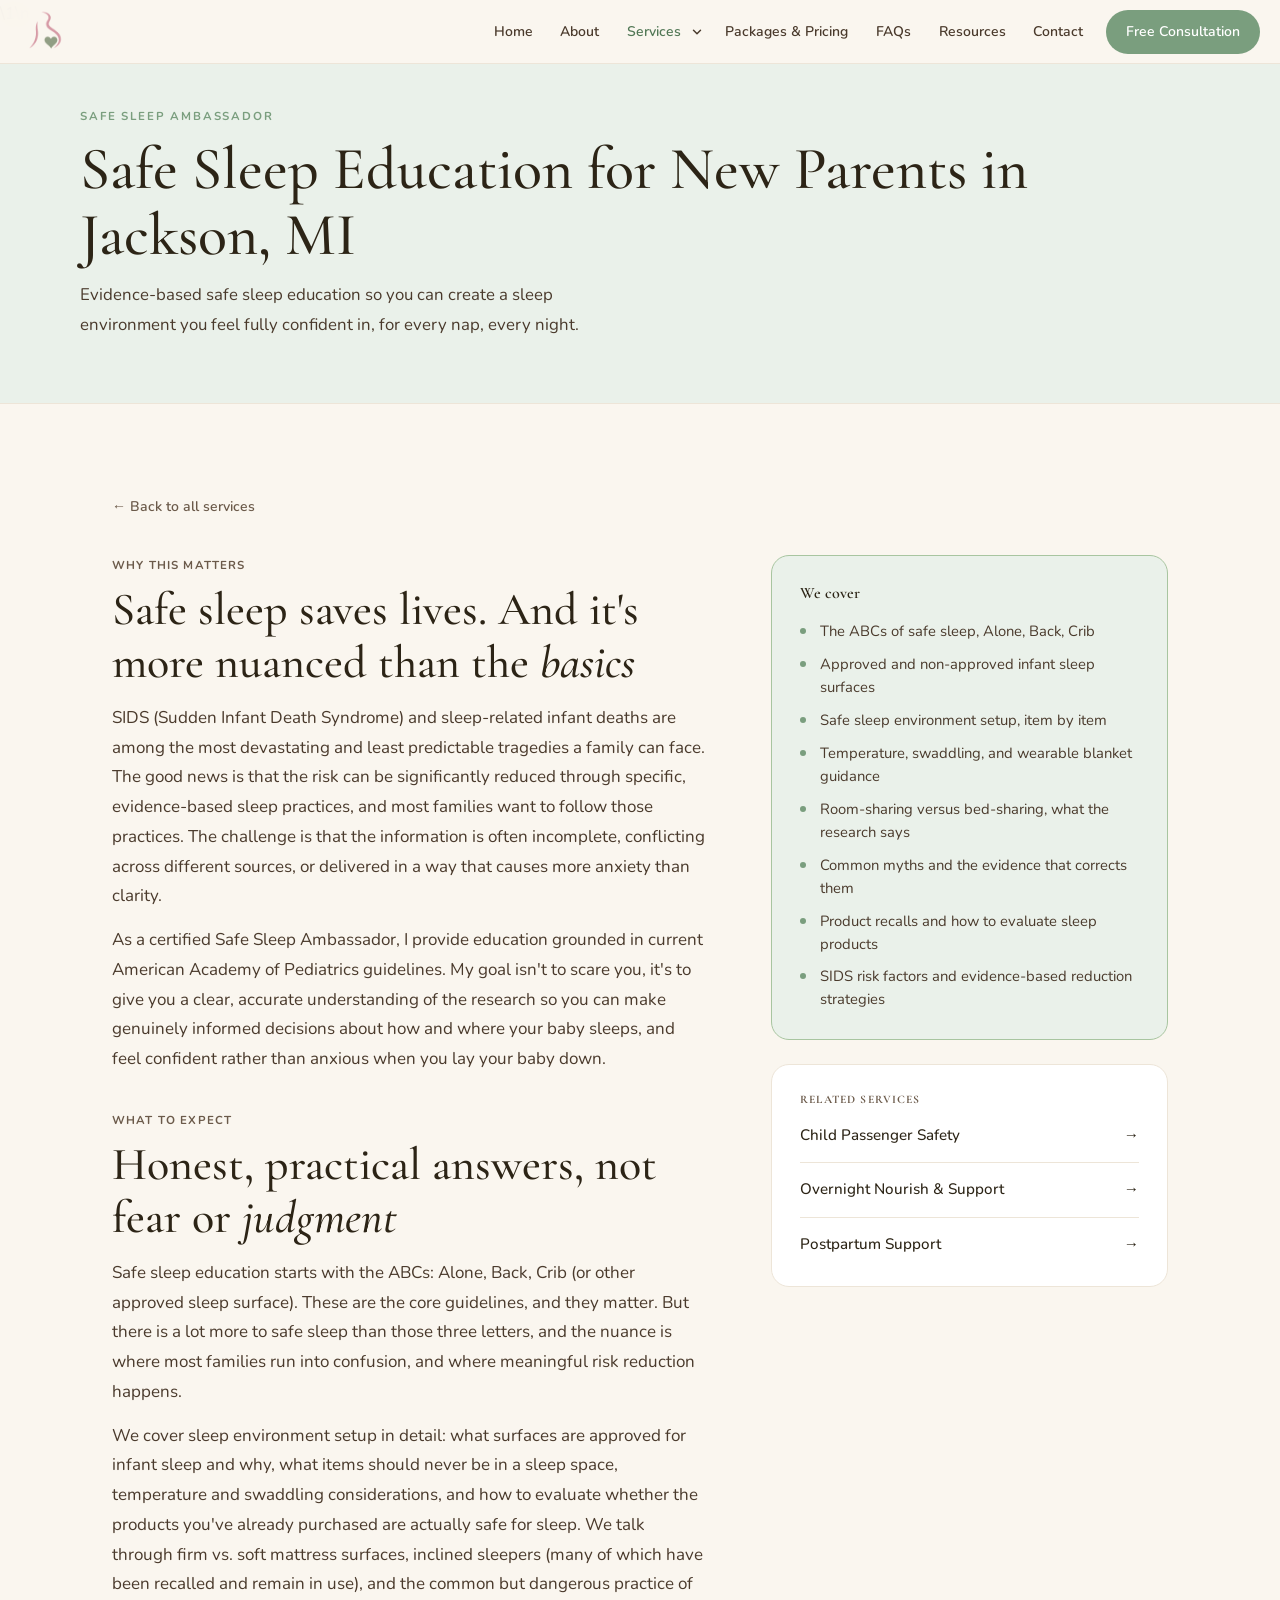
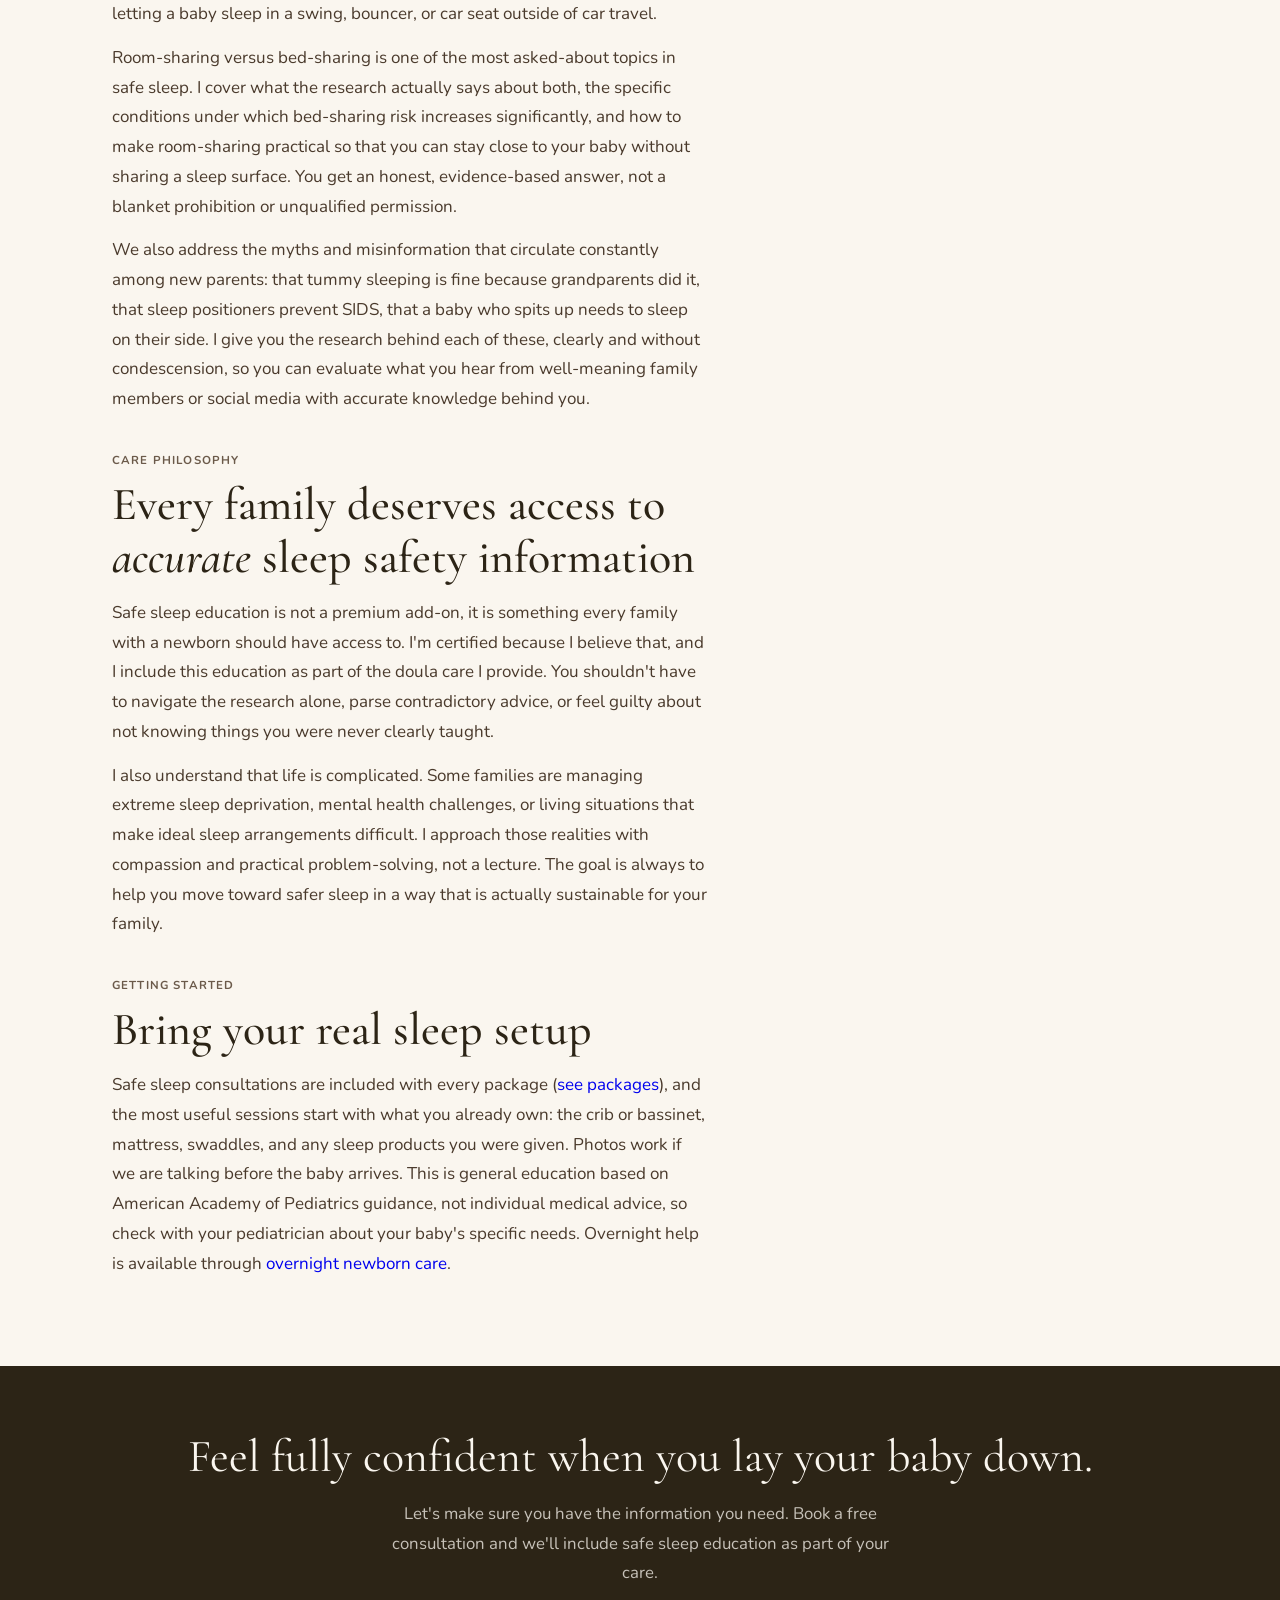
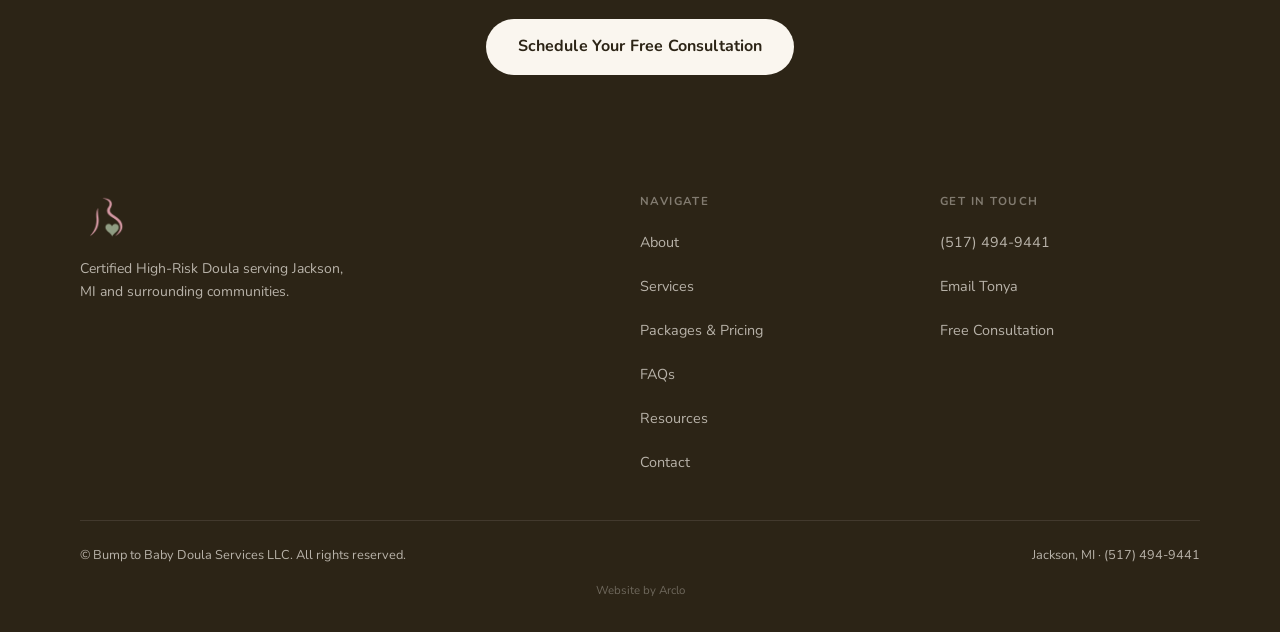
<file: safe-sleep-ambassador.html>
<!DOCTYPE html>
<html lang="en">
<head>
  <meta charset="UTF-8">
  <meta name="viewport" content="width=device-width, initial-scale=1.0">
  <title>Safe Sleep Education for New Parents in Jackson, MI</title>
  <meta name="description" content="Safe sleep education in Jackson, MI from a certified Safe Sleep Ambassador: sleep setup and evidence-based SIDS risk reduction, without judgment.">
  <link rel="icon" type="image/png" href="Favicon-sm.png">
  <meta name="robots" content="index, follow">
  <link rel="canonical" href="https://www.bumpbabydoula.com/safe-sleep-ambassador.html">
  <meta property="og:title" content="Safe Sleep Education for New Parents in Jackson, MI">
  <meta property="og:description" content="Safe sleep education in Jackson, MI from a certified Safe Sleep Ambassador: sleep setup and evidence-based SIDS risk reduction, without judgment.">
  <meta property="og:type" content="website">
  <meta property="og:site_name" content="Bump to Baby Doula Services">
  <meta property="og:locale" content="en_US">
  <meta property="og:url" content="https://www.bumpbabydoula.com/safe-sleep-ambassador.html">
  <meta property="og:image" content="https://www.bumpbabydoula.com/og-image.jpg">
  <meta property="og:image:type" content="image/jpeg">
  <meta property="og:image:width" content="1200">
  <meta property="og:image:height" content="630">
  <meta property="og:image:alt" content="Bump to Baby Doula Services, Jackson, MI: You deserve support that stays with you">
  <meta name="twitter:card" content="summary_large_image">
  <link rel="preconnect" href="https://fonts.googleapis.com">
  <link rel="preconnect" href="https://fonts.gstatic.com" crossorigin>
  <link rel="stylesheet" href="https://fonts.googleapis.com/css2?family=Cormorant+Garamond:ital,wght@0,400;0,500;0,600;1,400;1,500;1,600&family=Nunito:wght@400;500;600;700&display=swap">
  <link rel="stylesheet" href="styles.css">
  <script src="nav.js" defer></script>
  <style>
    .svc-page-layout {
      display: grid;
      grid-template-columns: 1fr;
      gap: 2.5rem;
    }
    @media (min-width: 768px) {
      .svc-page-layout { grid-template-columns: 3fr 2fr; gap: 4rem; align-items: start; }
    }
    .svc-content-block { display: flex; flex-direction: column; gap: 2.25rem; }
    .svc-section p.svc-section-label {
      font-family: 'Nunito', sans-serif;
      font-size: 0.72rem; font-weight: 700;
      letter-spacing: 0.1em; text-transform: uppercase;
      color: var(--muted); margin-bottom: 0.5rem;
    }
    .svc-section h2 { margin-bottom: 0.875rem; }
    .svc-section p { color: var(--mid); line-height: 1.75; margin-bottom: 0.875rem; }
    .svc-section p:last-child { margin-bottom: 0; }
    .svc-sidebar { display: flex; flex-direction: column; gap: 1.5rem; }
    .svc-includes-card {
      background: var(--sage-pale);
      border: 1.5px solid var(--sage-lt);
      border-radius: 18px;
      padding: 1.75rem;
    }
    .svc-includes-card h3 { font-size: 1rem; font-weight: 600; color: var(--dark); margin-bottom: 1.125rem; }
    .svc-includes-card ul { list-style: none; display: flex; flex-direction: column; gap: 0.625rem; }
    .svc-includes-card li {
      font-size: 0.925rem; color: var(--mid);
      padding-left: 1.25rem; position: relative; line-height: 1.55;
    }
    .svc-includes-card li::before {
      content: ''; position: absolute; left: 0; top: 8px;
      width: 6px; height: 6px; border-radius: 50%; background: var(--sage);
    }
    .svc-related-card {
      background: var(--white);
      border: 1.5px solid var(--cream-dk);
      border-radius: 18px;
      padding: 1.75rem;
    }
    .svc-related-card h3 {
      font-size: 0.72rem; font-weight: 700;
      letter-spacing: 0.1em; text-transform: uppercase;
      color: var(--muted); margin-bottom: 1rem;
    }
    .svc-related-card a {
      display: flex; align-items: center; justify-content: space-between;
      padding: 0.875rem 0;
      border-bottom: 1px solid var(--cream-dk);
      text-decoration: none; color: var(--dark);
      font-size: 0.95rem; font-weight: 500;
      transition: color 0.2s;
    }
    .svc-related-card a:last-child { border-bottom: none; padding-bottom: 0; }
    .svc-related-card a:first-of-type { padding-top: 0; }
    .svc-related-card a:hover { color: var(--sage-dk); }
    .back-link {
      display: inline-flex; align-items: center; gap: 0.35rem;
      font-size: 0.875rem; font-weight: 600;
      color: var(--muted); text-decoration: none;
      margin-bottom: 2.25rem;
      transition: color 0.2s;
    }
    .back-link:hover { color: var(--sage-dk); }
  </style>
  <script type="application/ld+json">
{
  "@context": "https://schema.org",
  "@type": "Service",
  "name": "Safe Sleep Education",
  "serviceType": "Safe Sleep Education",
  "url": "https://www.bumpbabydoula.com/safe-sleep-ambassador.html",
  "description": "Safe sleep education in Jackson, MI from a certified Safe Sleep Ambassador: sleep setup and evidence-based SIDS risk reduction, without judgment.",
  "provider": {
    "@id": "https://www.bumpbabydoula.com/#business"
  },
  "areaServed": {
    "@type": "City",
    "name": "Jackson, Michigan"
  }
}
  </script>
  <script type="application/ld+json">
{
  "@context": "https://schema.org",
  "@type": "BreadcrumbList",
  "itemListElement": [
    {
      "@type": "ListItem",
      "position": 1,
      "name": "Home",
      "item": "https://www.bumpbabydoula.com/"
    },
    {
      "@type": "ListItem",
      "position": 2,
      "name": "Services",
      "item": "https://www.bumpbabydoula.com/services.html"
    },
    {
      "@type": "ListItem",
      "position": 3,
      "name": "Safe Sleep Ambassador",
      "item": "https://www.bumpbabydoula.com/safe-sleep-ambassador.html"
    }
  ]
}
  </script>
</head>
\1\n<a class="skip-link" href="#main">Skip to main content</a>

<nav aria-label="Main">
  <a href="index.html" class="nav-logo">
    <img src="Brand Assets/Logo-sm.png" width="53" height="46" alt="Bump to Baby Doula Services">
  </a>
  <ul class="nav-links">
    <li><a href="index.html">Home</a></li>
    <li><a href="about.html">About</a></li>
    <li class="has-dd">
      <a href="services.html" class="dd-link">Services</a>
      <button type="button" class="dd-toggle" aria-expanded="false" aria-controls="svc-dd" aria-label="Services menu"><svg viewBox="0 0 24 24" aria-hidden="true" focusable="false"><polyline points="6 9 12 15 18 9"/></svg></button>
      <ul class="dd-menu" id="svc-dd">
        <li><a href="high-risk-birth-support.html">High-Risk Birth Support</a></li>
        <li><a href="postpartum-support.html">Postpartum Support</a></li>
        <li><a href="bereavement-loss-support.html">Bereavement &amp; Loss Support</a></li>
        <li><a href="lactation-specialist.html">Lactation Specialist</a></li>
        <li><a href="birth-plan-education.html">Birth Plan Education</a></li>
        <li><a href="overnight-nourish-support.html">Overnight Nourish &amp; Support</a></li>
        <li><a href="child-passenger-safety.html">Child Passenger Safety (CPST)</a></li>
        <li><a href="safe-sleep-ambassador.html">Safe Sleep Ambassador</a></li>
        <li class="dd-all"><a href="services.html">View All Services</a></li>
      </ul>
    </li>
    <li><a href="packages.html">Packages &amp; Pricing</a></li>
    <li><a href="faq.html">FAQs</a></li>
    <li><a href="resources.html">Resources</a></li>
    <li><a href="contact.html">Contact</a></li>
    <li><a href="contact.html" class="nav-cta-btn">Free Consultation</a></li>
  </ul>
  <button class="hamburger" onclick="toggleMenu()" aria-label="Menu" aria-controls="mob" aria-expanded="false">
    <span></span><span></span><span></span>
  </button>
</nav>
<div class="mobile-menu" id="mob">
  <a href="index.html">Home</a>
  <a href="about.html">About</a>
  <div class="mob-svc">
    <div class="mob-svc-row">
      <a href="services.html">Services</a>
      <button type="button" class="mob-svc-toggle" aria-expanded="false" aria-controls="mob-svc-list" aria-label="Show service pages"><svg viewBox="0 0 24 24" aria-hidden="true" focusable="false"><polyline points="6 9 12 15 18 9"/></svg></button>
    </div>
    <div class="mob-svc-list" id="mob-svc-list" hidden>
      <a href="high-risk-birth-support.html">High-Risk Birth Support</a>
      <a href="postpartum-support.html">Postpartum Support</a>
      <a href="bereavement-loss-support.html">Bereavement &amp; Loss Support</a>
      <a href="lactation-specialist.html">Lactation Specialist</a>
      <a href="birth-plan-education.html">Birth Plan Education</a>
      <a href="overnight-nourish-support.html">Overnight Nourish &amp; Support</a>
      <a href="child-passenger-safety.html">Child Passenger Safety (CPST)</a>
      <a href="safe-sleep-ambassador.html">Safe Sleep Ambassador</a>
      <a href="services.html" class="mob-svc-all">View All Services</a>
    </div>
  </div>
  <a href="packages.html">Packages &amp; Pricing</a>
  <a href="faq.html">FAQs</a>
  <a href="resources.html">Resources</a>
  <a href="contact.html">Contact</a>
  <a href="contact.html" class="mob-cta">Book Free Consultation</a>
</div>

<div class="page-hero" id="main" tabindex="-1">
  <div class="page-hero-in">
    <span class="lbl">Safe Sleep Ambassador</span>
    <h1>Safe Sleep Education for New Parents in Jackson, MI</h1>
    <p>Evidence-based safe sleep education so you can create a sleep environment you feel fully confident in, for every nap, every night.</p>
  </div>
</div>

<section>
  <div class="inner">
    <a href="services.html" class="back-link">← Back to all services</a>

    <div class="svc-page-layout">

      <div class="svc-content-block">

        <div class="svc-section">
          <p class="svc-section-label">Why this matters</p>
          <h2 class="h2">Safe sleep saves lives. And it's more nuanced than the <em>basics</em></h2>
          <p>SIDS (Sudden Infant Death Syndrome) and sleep-related infant deaths are among the most devastating and least predictable tragedies a family can face. The good news is that the risk can be significantly reduced through specific, evidence-based sleep practices, and most families want to follow those practices. The challenge is that the information is often incomplete, conflicting across different sources, or delivered in a way that causes more anxiety than clarity.</p>
          <p>As a certified Safe Sleep Ambassador, I provide education grounded in current American Academy of Pediatrics guidelines. My goal isn't to scare you, it's to give you a clear, accurate understanding of the research so you can make genuinely informed decisions about how and where your baby sleeps, and feel confident rather than anxious when you lay your baby down.</p>
        </div>

        <div class="svc-section">
          <p class="svc-section-label">What to expect</p>
          <h2 class="h2">Honest, practical answers, not fear or <em>judgment</em></h2>
          <p>Safe sleep education starts with the ABCs: Alone, Back, Crib (or other approved sleep surface). These are the core guidelines, and they matter. But there is a lot more to safe sleep than those three letters, and the nuance is where most families run into confusion, and where meaningful risk reduction happens.</p>
          <p>We cover sleep environment setup in detail: what surfaces are approved for infant sleep and why, what items should never be in a sleep space, temperature and swaddling considerations, and how to evaluate whether the products you've already purchased are actually safe for sleep. We talk through firm vs. soft mattress surfaces, inclined sleepers (many of which have been recalled and remain in use), and the common but dangerous practice of letting a baby sleep in a swing, bouncer, or car seat outside of car travel.</p>
          <p>Room-sharing versus bed-sharing is one of the most asked-about topics in safe sleep. I cover what the research actually says about both, the specific conditions under which bed-sharing risk increases significantly, and how to make room-sharing practical so that you can stay close to your baby without sharing a sleep surface. You get an honest, evidence-based answer, not a blanket prohibition or unqualified permission.</p>
          <p>We also address the myths and misinformation that circulate constantly among new parents: that tummy sleeping is fine because grandparents did it, that sleep positioners prevent SIDS, that a baby who spits up needs to sleep on their side. I give you the research behind each of these, clearly and without condescension, so you can evaluate what you hear from well-meaning family members or social media with accurate knowledge behind you.</p>
        </div>

        <div class="svc-section">
          <p class="svc-section-label">Care philosophy</p>
          <h2 class="h2">Every family deserves access to <em>accurate</em> sleep safety information</h2>
          <p>Safe sleep education is not a premium add-on, it is something every family with a newborn should have access to. I'm certified because I believe that, and I include this education as part of the doula care I provide. You shouldn't have to navigate the research alone, parse contradictory advice, or feel guilty about not knowing things you were never clearly taught.</p>
          <p>I also understand that life is complicated. Some families are managing extreme sleep deprivation, mental health challenges, or living situations that make ideal sleep arrangements difficult. I approach those realities with compassion and practical problem-solving, not a lecture. The goal is always to help you move toward safer sleep in a way that is actually sustainable for your family.</p>
        </div>

      
        <div class="svc-section">
          <p class="svc-section-label">Getting started</p>
          <h2 class="h2">Bring your real sleep setup</h2>
          <p>Safe sleep consultations are included with every package (<a href="packages.html">see packages</a>), and the most useful sessions start with what you already own: the crib or bassinet, mattress, swaddles, and any sleep products you were given. Photos work if we are talking before the baby arrives. This is general education based on American Academy of Pediatrics guidance, not individual medical advice, so check with your pediatrician about your baby's specific needs. Overnight help is available through <a href="overnight-nourish-support.html">overnight newborn care</a>.</p>
        </div>

      </div>

      <div class="svc-sidebar">

        <div class="svc-includes-card">
          <h3>We cover</h3>
          <ul>
            <li>The ABCs of safe sleep, Alone, Back, Crib</li>
            <li>Approved and non-approved infant sleep surfaces</li>
            <li>Safe sleep environment setup, item by item</li>
            <li>Temperature, swaddling, and wearable blanket guidance</li>
            <li>Room-sharing versus bed-sharing, what the research says</li>
            <li>Common myths and the evidence that corrects them</li>
            <li>Product recalls and how to evaluate sleep products</li>
            <li>SIDS risk factors and evidence-based reduction strategies</li>
          </ul>
        </div>

        <div class="svc-related-card">
          <h3>Related services</h3>
          <a href="child-passenger-safety.html">Child Passenger Safety <span>→</span></a>
          <a href="overnight-nourish-support.html">Overnight Nourish &amp; Support <span>→</span></a>
          <a href="postpartum-support.html">Postpartum Support <span>→</span></a>
        </div>

      </div>

    </div>
  </div>
</section>

<div class="cta-band">
  <h2>Feel fully confident when you lay your baby down.</h2>
  <p>Let's make sure you have the information you need. Book a free consultation and we'll include safe sleep education as part of your care.</p>
  <a href="contact.html?service=safe-sleep" class="btn btn-white">Schedule Your Free Consultation</a>
</div>

<footer>
  <div class="footer-in">
    <div class="footer-top">
      <div class="f-brand">
        <img src="Brand Assets/Logo-sm.png" width="53" height="46" alt="Bump to Baby Doula Services">
        <p>Certified High-Risk Doula serving Jackson, MI and surrounding communities.</p>
      </div>
      <div class="f-col">
        <h4>Navigate</h4>
        <ul>
          <li><a href="about.html">About</a></li>
          <li><a href="services.html">Services</a></li>
          <li><a href="packages.html">Packages &amp; Pricing</a></li>
          <li><a href="faq.html">FAQs</a></li>
          <li><a href="resources.html">Resources</a></li>
          <li><a href="contact.html">Contact</a></li>
        </ul>
      </div>
      <div class="f-col">
        <h4>Get in Touch</h4>
        <ul>
          <li><a href="tel:5174949441">(517) 494-9441</a></li>
          <li><a href="mailto:hello@bumpbabydoula.com">Email Tonya</a></li>
          <li><a href="contact.html">Free Consultation</a></li>
        </ul>
      </div>
    </div>
    <div class="footer-bot">
      <p>&copy; Bump to Baby Doula Services LLC. All rights reserved.</p>
      <p>Jackson, MI · (517) 494-9441</p>
    </div>
    <p class="footer-credit">Website by <a href="https://getarclo.com" target="_blank" rel="noopener">Arclo</a></p>
  </div>
</footer>

<script>
  function toggleMenu() { document.getElementById('mob').classList.toggle('open'); }
  document.addEventListener('click', function(e) {
    const mob = document.getElementById('mob');
    if (mob.classList.contains('open') && !mob.contains(e.target) && !e.target.closest('.hamburger')) mob.classList.remove('open');
  });
  const page = location.pathname.split('/').pop() || 'index.html';
  document.querySelectorAll('.nav-links a, .mobile-menu a').forEach(function(a) {
    if (a.getAttribute('href') === page) a.classList.add('active');
  });
</script>
</body>
</html>
</file>
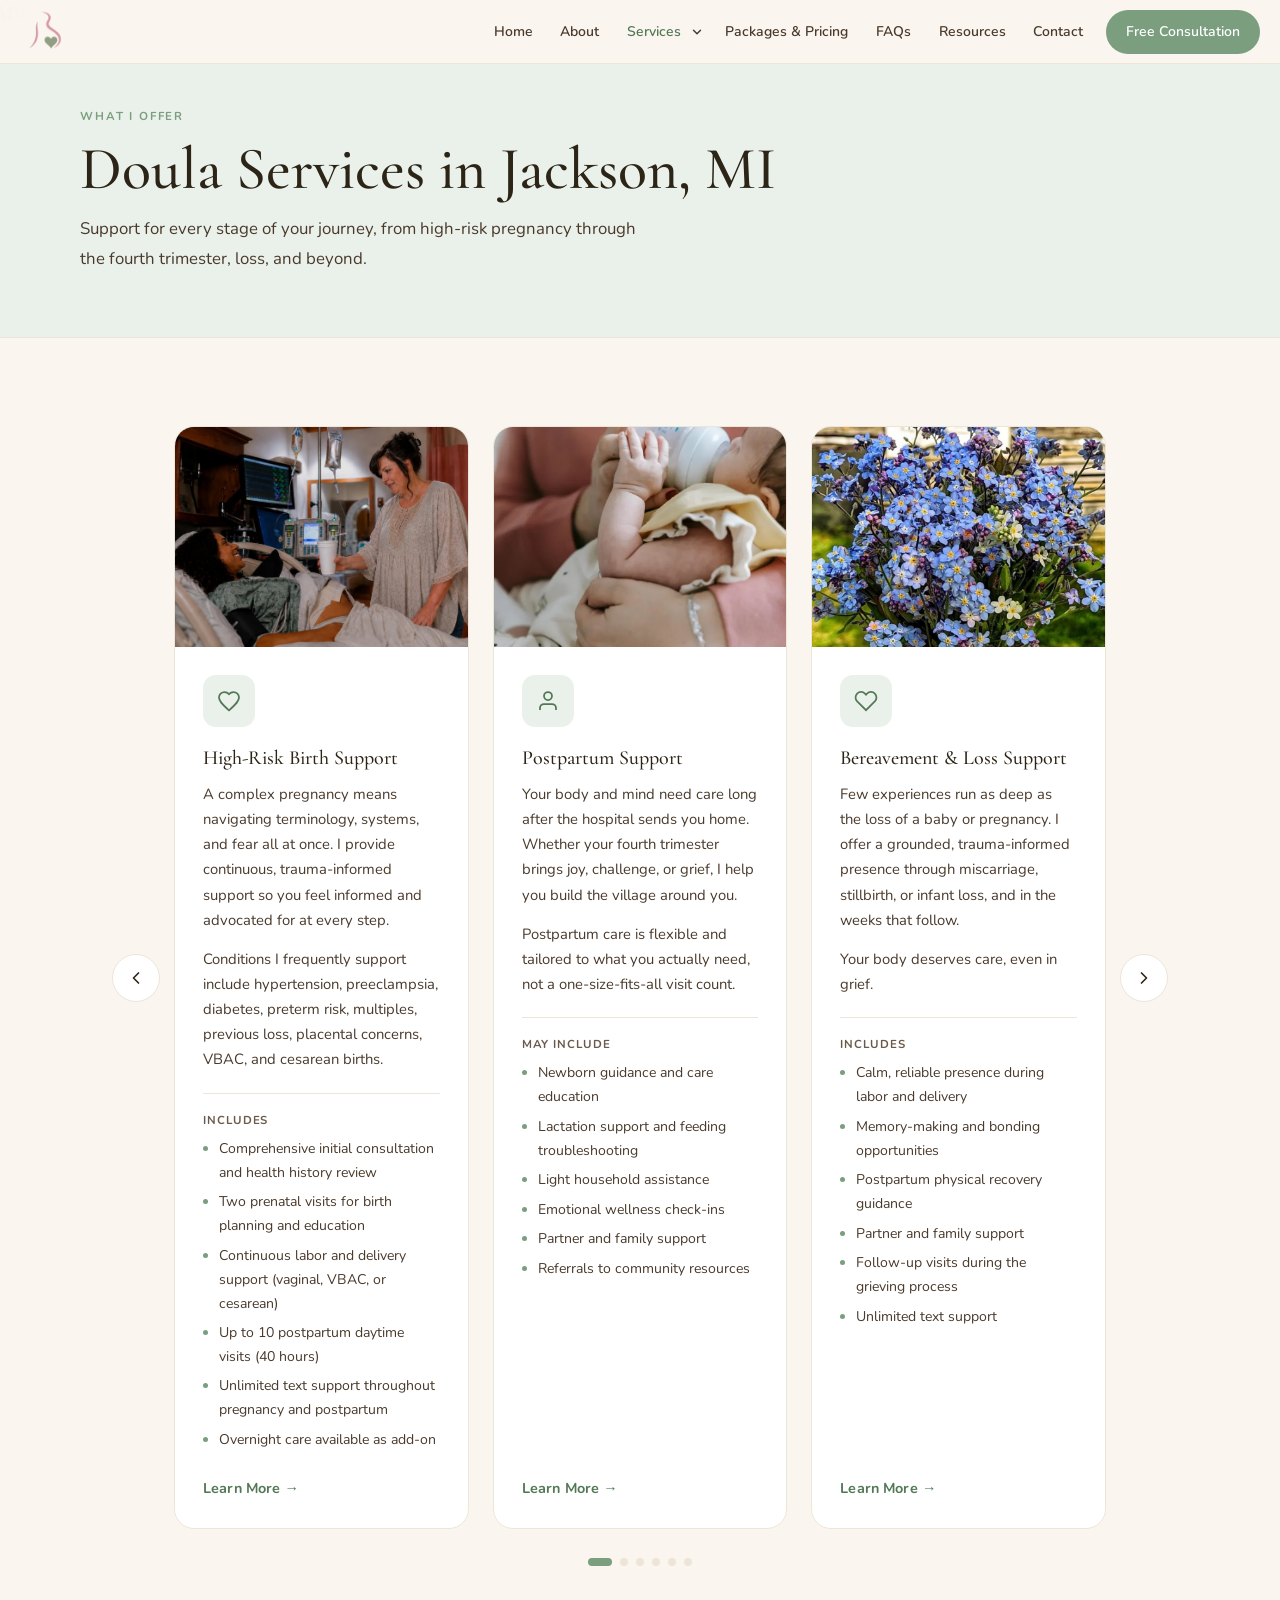
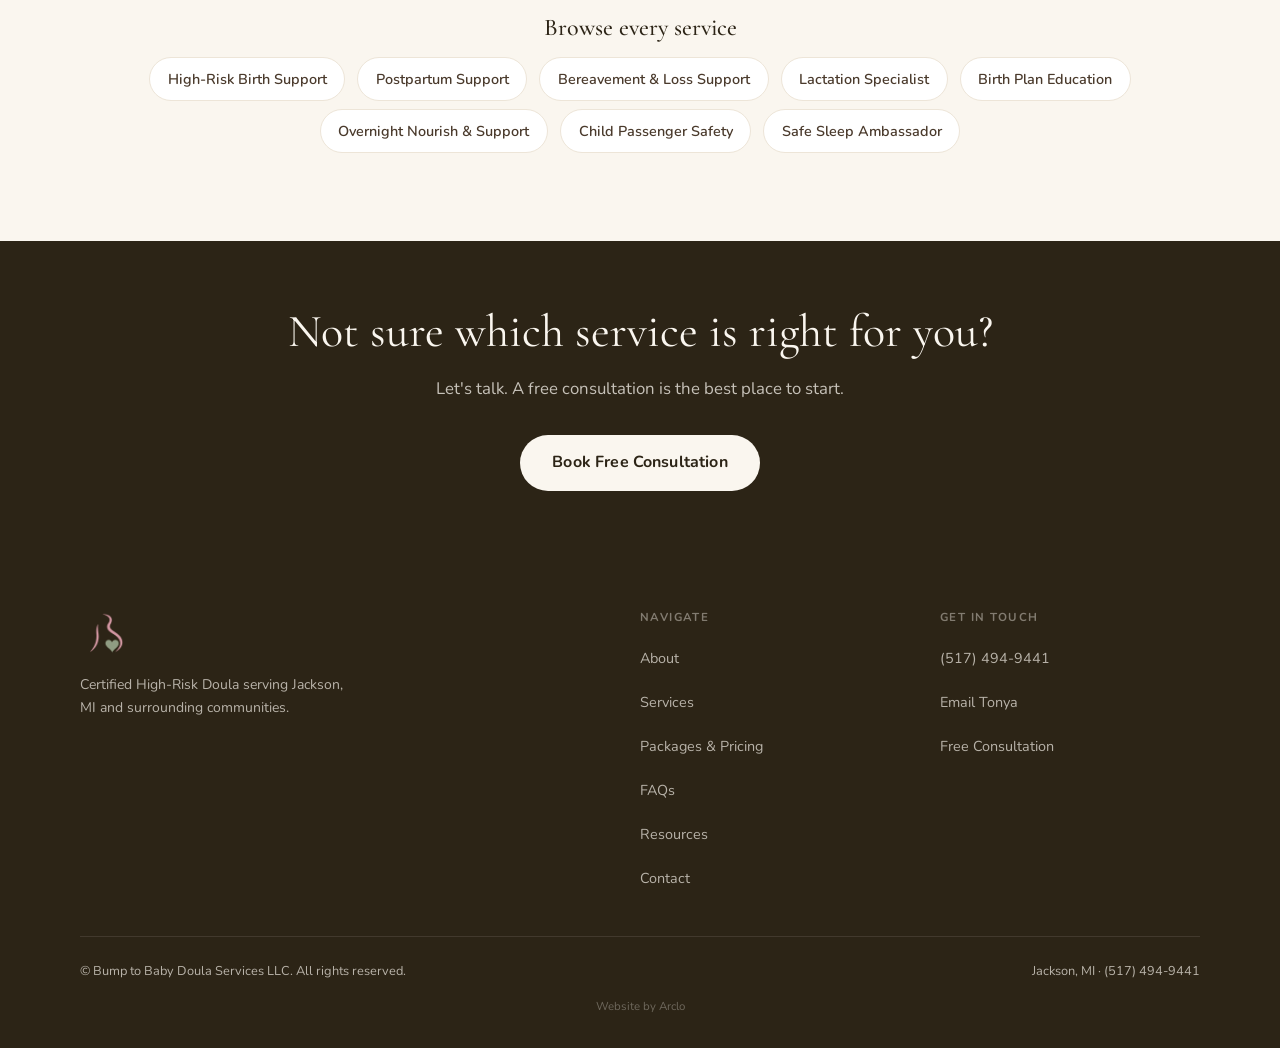
<file: services.html>
<!DOCTYPE html>
<html lang="en">
<head>
  <meta charset="UTF-8">
  <meta name="viewport" content="width=device-width, initial-scale=1.0">
  <title>Doula Services in Jackson, MI | Bump to Baby</title>
  <meta name="description" content="Doula services in Jackson, MI: high-risk birth support, postpartum care, bereavement support, lactation help, birth planning, and overnight newborn care.">
  <link rel="icon" type="image/png" href="Favicon-sm.png">
  <meta name="robots" content="index, follow">
  <link rel="canonical" href="https://www.bumpbabydoula.com/services.html">
  <meta property="og:title" content="Doula Services in Jackson, MI | Bump to Baby">
  <meta property="og:description" content="Doula services in Jackson, MI: high-risk birth support, postpartum care, bereavement support, lactation help, birth planning, and overnight newborn care.">
  <meta property="og:type" content="website">
  <meta property="og:site_name" content="Bump to Baby Doula Services">
  <meta property="og:locale" content="en_US">
  <meta property="og:url" content="https://www.bumpbabydoula.com/services.html">
  <meta property="og:image" content="https://www.bumpbabydoula.com/og-image.jpg">
  <meta property="og:image:type" content="image/jpeg">
  <meta property="og:image:width" content="1200">
  <meta property="og:image:height" content="630">
  <meta property="og:image:alt" content="Bump to Baby Doula Services, Jackson, MI: You deserve support that stays with you">
  <meta name="twitter:card" content="summary_large_image">
  <link rel="preconnect" href="https://fonts.googleapis.com">
  <link rel="preconnect" href="https://fonts.gstatic.com" crossorigin>
  <link rel="stylesheet" href="https://fonts.googleapis.com/css2?family=Cormorant+Garamond:ital,wght@0,400;0,500;0,600;1,400;1,500;1,600&family=Nunito:wght@400;500;600;700&display=swap">
  <link rel="stylesheet" href="styles.css">
  <script src="nav.js" defer></script>
  <style>
    /* === CAROUSEL WRAPPER === */
    .svc-carousel-wrap {
      display: flex;
      align-items: center;
      gap: 0.875rem;
    }
    .svc-carousel {
      flex: 1;
      min-width: 0;
      overflow: hidden;
    }
    .svc-track {
      display: flex;
      gap: 1.5rem;
      transition: transform 0.45s cubic-bezier(0.25, 0.46, 0.45, 0.94);
      will-change: transform;
    }

    /* === CARDS === */
    .svc-card {
      /* Desktop: 3 visible — (100% − 2 gaps of 1.5rem) ÷ 3 */
      flex: 0 0 calc((100% - 3rem) / 3);
      min-width: 0;
      background: var(--white);
      border: 1px solid var(--cream-dk);
      border-radius: 20px;
      overflow: hidden;
      display: flex;
      flex-direction: column;
      transition: transform 0.2s, box-shadow 0.2s;
    }
    .svc-card:hover {
      transform: translateY(-2px);
      box-shadow: 0 12px 32px rgba(44, 36, 22, 0.09);
    }
    .svc-card.new-card { border-color: var(--sage-lt); }

    @media (max-width: 639px) {
      .svc-card { flex: 0 0 100%; }
      .svc-carousel-wrap { gap: 0.5rem; }
    }

    /* === CARD PHOTO === */
    .svc-card-photo {
      height: 220px;
      flex-shrink: 0;
      overflow: hidden;
    }
    .svc-card-photo img {
      width: 100%;
      height: 100%;
      object-fit: cover;
      object-position: center;
      display: block;
    }

    /* === CARD BODY === */
    .svc-card-body {
      padding: 1.75rem;
      display: flex;
      flex-direction: column;
      flex: 1;
    }

    /* === ICON === */
    .svc-icon {
      width: 52px; height: 52px; border-radius: 13px;
      background: var(--sage-pale);
      display: flex; align-items: center; justify-content: center;
      margin-bottom: 1.25rem;
      flex-shrink: 0;
    }
    .svc-icon svg {
      width: 24px; height: 24px;
      stroke: var(--sage-dk); fill: none; stroke-width: 1.75;
    }

    /* === CARD TEXT === */
    .svc-card h2 {
      font-size: 1.25rem; font-weight: 500; margin-bottom: 0.75rem;
    }
    .svc-card p {
      font-size: 0.925rem; color: var(--mid); line-height: 1.7; margin-bottom: 0.875rem;
    }
    .svc-card p:last-of-type { margin-bottom: 0; }

    .svc-includes {
      margin-top: 1.25rem;
      padding-top: 1.25rem;
      border-top: 1px solid var(--cream-dk);
    }
    .svc-includes h4 {
      font-family: 'Nunito', sans-serif;
      font-size: 0.72rem; font-weight: 700;
      letter-spacing: 0.08em; text-transform: uppercase;
      color: var(--muted); margin-bottom: 0.625rem;
    }
    .svc-includes ul { list-style: none; display: flex; flex-direction: column; gap: 0.35rem; }
    .svc-includes li {
      font-size: 0.88rem; color: var(--mid);
      padding-left: 1rem; position: relative;
    }
    .svc-includes li::before {
      content: ''; position: absolute; left: 0; top: 9px;
      width: 5px; height: 5px; border-radius: 50%; background: var(--sage);
    }

    /* === NEW TAG (inline flow, not absolute) === */
    .new-tag {
      display: inline-block;
      margin-bottom: 1rem;
      background: var(--sage); color: var(--white);
      font-size: 0.65rem; font-weight: 700; letter-spacing: 0.08em;
      text-transform: uppercase; padding: 0.22rem 0.6rem; border-radius: 100px;
    }

    /* === FREE PILL === */
    .free-pill {
      display: inline-block;
      margin-top: 0.875rem;
      background: var(--rose-pale);
      color: var(--mid);
      border: 1px solid var(--rose);
      border-radius: 100px;
      font-size: 0.75rem; font-weight: 700;
      padding: 0.25rem 0.75rem;
    }

    /* === LEARN MORE LINK === */
    .svc-learn {
      display: inline-flex;
      align-items: center;
      gap: 0.3rem;
      margin-top: auto;
      padding-top: 1.5rem;
      font-size: 0.9rem;
      font-weight: 700;
      color: var(--sage-dk);
      text-decoration: none;
      letter-spacing: 0.01em;
      transition: gap 0.2s, color 0.2s;
    }
    .svc-learn:hover { gap: 0.55rem; color: var(--sage); }

    /* === ARROW BUTTONS === */
    .car-btn {
      flex: 0 0 48px;
      width: 48px; height: 48px;
      border-radius: 50%;
      border: 1.5px solid var(--cream-dk);
      background: var(--white);
      color: var(--dark);
      cursor: pointer;
      display: flex; align-items: center; justify-content: center;
      transition: background 0.18s, border-color 0.18s, transform 0.15s;
      padding: 0;
      flex-shrink: 0;
    }
    .car-btn:hover {
      background: var(--sage-pale);
      border-color: var(--sage);
      transform: scale(1.06);
    }
    .car-btn svg {
      width: 20px; height: 20px;
      stroke: currentColor; fill: none;
      stroke-width: 2; stroke-linecap: round; stroke-linejoin: round;
    }

    /* === DOT INDICATORS === */
    .car-dots-wrap {
      display: flex;
      justify-content: center;
      margin-top: 1.75rem;
    }
    .car-dots {
      display: flex;
      gap: 0.5rem;
      align-items: center;
    }
    .car-dot {
      width: 8px; height: 8px;
      border-radius: 100px;
      border: none;
      background: var(--cream-dk);
      cursor: pointer;
      padding: 0;
      transition: background 0.25s, width 0.25s;
    }
    .car-dot.active {
      background: var(--sage);
      width: 24px;
    }

    /* === MOBILE CARD SIMPLIFICATION (matches 1-up carousel breakpoint) === */
    .mob-desc { display: none; }
    @media (max-width: 639px) {
      .mob-desc {
        display: block;
        font-size: 0.925rem;
        color: var(--mid);
        line-height: 1.65;
        margin-bottom: 0;
      }
      .desk-desc,
      .svc-includes { display: none !important; }
    }
  </style>
  <script type="application/ld+json">
{
  "@context": "https://schema.org",
  "@type": "BreadcrumbList",
  "itemListElement": [
    {
      "@type": "ListItem",
      "position": 1,
      "name": "Home",
      "item": "https://www.bumpbabydoula.com/"
    },
    {
      "@type": "ListItem",
      "position": 2,
      "name": "Services",
      "item": "https://www.bumpbabydoula.com/services.html"
    }
  ]
}
  </script>
</head>
\1\n<a class="skip-link" href="#main">Skip to main content</a>

<nav aria-label="Main">
  <a href="index.html" class="nav-logo">
    <img src="Brand Assets/Logo-sm.png" width="53" height="46" alt="Bump to Baby Doula Services">
  </a>
  <ul class="nav-links">
    <li><a href="index.html">Home</a></li>
    <li><a href="about.html">About</a></li>
    <li class="has-dd">
      <a href="services.html" class="dd-link">Services</a>
      <button type="button" class="dd-toggle" aria-expanded="false" aria-controls="svc-dd" aria-label="Services menu"><svg viewBox="0 0 24 24" aria-hidden="true" focusable="false"><polyline points="6 9 12 15 18 9"/></svg></button>
      <ul class="dd-menu" id="svc-dd">
        <li><a href="high-risk-birth-support.html">High-Risk Birth Support</a></li>
        <li><a href="postpartum-support.html">Postpartum Support</a></li>
        <li><a href="bereavement-loss-support.html">Bereavement &amp; Loss Support</a></li>
        <li><a href="lactation-specialist.html">Lactation Specialist</a></li>
        <li><a href="birth-plan-education.html">Birth Plan Education</a></li>
        <li><a href="overnight-nourish-support.html">Overnight Nourish &amp; Support</a></li>
        <li><a href="child-passenger-safety.html">Child Passenger Safety (CPST)</a></li>
        <li><a href="safe-sleep-ambassador.html">Safe Sleep Ambassador</a></li>
        <li class="dd-all"><a href="services.html">View All Services</a></li>
      </ul>
    </li>
    <li><a href="packages.html">Packages &amp; Pricing</a></li>
    <li><a href="faq.html">FAQs</a></li>
    <li><a href="resources.html">Resources</a></li>
    <li><a href="contact.html">Contact</a></li>
    <li><a href="contact.html" class="nav-cta-btn">Free Consultation</a></li>
  </ul>
  <button class="hamburger" onclick="toggleMenu()" aria-label="Menu" aria-controls="mob" aria-expanded="false">
    <span></span><span></span><span></span>
  </button>
</nav>
<div class="mobile-menu" id="mob">
  <a href="index.html">Home</a>
  <a href="about.html">About</a>
  <div class="mob-svc">
    <div class="mob-svc-row">
      <a href="services.html">Services</a>
      <button type="button" class="mob-svc-toggle" aria-expanded="false" aria-controls="mob-svc-list" aria-label="Show service pages"><svg viewBox="0 0 24 24" aria-hidden="true" focusable="false"><polyline points="6 9 12 15 18 9"/></svg></button>
    </div>
    <div class="mob-svc-list" id="mob-svc-list" hidden>
      <a href="high-risk-birth-support.html">High-Risk Birth Support</a>
      <a href="postpartum-support.html">Postpartum Support</a>
      <a href="bereavement-loss-support.html">Bereavement &amp; Loss Support</a>
      <a href="lactation-specialist.html">Lactation Specialist</a>
      <a href="birth-plan-education.html">Birth Plan Education</a>
      <a href="overnight-nourish-support.html">Overnight Nourish &amp; Support</a>
      <a href="child-passenger-safety.html">Child Passenger Safety (CPST)</a>
      <a href="safe-sleep-ambassador.html">Safe Sleep Ambassador</a>
      <a href="services.html" class="mob-svc-all">View All Services</a>
    </div>
  </div>
  <a href="packages.html">Packages &amp; Pricing</a>
  <a href="faq.html">FAQs</a>
  <a href="resources.html">Resources</a>
  <a href="contact.html">Contact</a>
  <a href="contact.html" class="mob-cta">Book Free Consultation</a>
</div>

<div class="page-hero" id="main" tabindex="-1">
  <div class="page-hero-in">
    <span class="lbl">What I Offer</span>
    <h1>Doula Services in Jackson, MI</h1>
    <p>Support for every stage of your journey, from high-risk pregnancy through the fourth trimester, loss, and beyond.</p>
  </div>
</div>

<section>
  <div class="inner">

    <div class="svc-carousel-wrap">

      <!-- Previous arrow -->
      <button class="car-btn car-prev" aria-label="Previous service">
        <svg viewBox="0 0 24 24"><polyline points="15 18 9 12 15 6"/></svg>
      </button>

      <!-- Carousel viewport -->
      <div class="svc-carousel" id="svcCarousel" role="region" aria-label="Services carousel">
        <div class="svc-track" id="svcTrack">

          <!-- 1: High-Risk Birth Support -->
          <div class="svc-card" id="high-risk" role="group" aria-label="High-Risk Birth Support">
            <div class="svc-card-photo">
              <img src="Hospital.webp" width="1537" height="1023" alt="Hospital setting for high-risk pregnancy and birth support">
            </div>
            <div class="svc-card-body">
              <div class="svc-icon">
                <svg viewBox="0 0 24 24"><path d="M12 21.35l-1.45-1.32C5.4 15.36 2 12.28 2 8.5 2 5.42 4.42 3 7.5 3c1.74 0 3.41.81 4.5 2.09C13.09 3.81 14.76 3 16.5 3 19.58 3 22 5.42 22 8.5c0 3.78-3.4 6.86-8.55 11.54L12 21.35z"/></svg>
              </div>
              <h2>High-Risk Birth Support</h2>
              <p class="mob-desc">Continuous, trauma-informed support for complex pregnancies: hypertension, preeclampsia, multiples, previous loss, VBAC, and more.</p>
              <p class="desk-desc">A complex pregnancy means navigating terminology, systems, and fear all at once. I provide continuous, trauma-informed support so you feel informed and advocated for at every step.</p>
              <p class="desk-desc">Conditions I frequently support include hypertension, preeclampsia, diabetes, preterm risk, multiples, previous loss, placental concerns, VBAC, and cesarean births.</p>
              <div class="svc-includes">
                <h4>Includes</h4>
                <ul>
                  <li>Comprehensive initial consultation and health history review</li>
                  <li>Two prenatal visits for birth planning and education</li>
                  <li>Continuous labor and delivery support (vaginal, VBAC, or cesarean)</li>
                  <li>Up to 10 postpartum daytime visits (40 hours)</li>
                  <li>Unlimited text support throughout pregnancy and postpartum</li>
                  <li>Overnight care available as add-on</li>
                </ul>
              </div>
              <a href="high-risk-birth-support.html" class="svc-learn">Learn More →</a>
            </div>
          </div>

          <!-- 2: Postpartum Support -->
          <div class="svc-card" id="postpartum" role="group" aria-label="Postpartum Support">
            <div class="svc-card-photo">
              <img src="Post partum support.webp" width="800" height="1200" loading="lazy" decoding="async" alt="Postpartum doula care and newborn support for new mothers">
            </div>
            <div class="svc-card-body">
              <div class="svc-icon">
                <svg viewBox="0 0 24 24"><path d="M20 21v-2a4 4 0 0 0-4-4H8a4 4 0 0 0-4 4v2"/><circle cx="12" cy="7" r="4"/></svg>
              </div>
              <h2>Postpartum Support</h2>
              <p class="mob-desc">Flexible fourth-trimester care including newborn guidance, lactation support, household help, and emotional wellness check-ins.</p>
              <p class="desk-desc">Your body and mind need care long after the hospital sends you home. Whether your fourth trimester brings joy, challenge, or grief, I help you build the village around you.</p>
              <p class="desk-desc">Postpartum care is flexible and tailored to what you actually need, not a one-size-fits-all visit count.</p>
              <div class="svc-includes">
                <h4>May include</h4>
                <ul>
                  <li>Newborn guidance and care education</li>
                  <li>Lactation support and feeding troubleshooting</li>
                  <li>Light household assistance</li>
                  <li>Emotional wellness check-ins</li>
                  <li>Partner and family support</li>
                  <li>Referrals to community resources</li>
                </ul>
              </div>
              <a href="postpartum-support.html" class="svc-learn">Learn More →</a>
            </div>
          </div>

          <!-- 3: Bereavement & Loss Support -->
          <div class="svc-card" id="bereavement" role="group" aria-label="Bereavement and Loss Support">
            <div class="svc-card-photo">
              <img src="Bereave.webp" width="922" height="1248" loading="lazy" decoding="async" alt="Compassionate bereavement support after pregnancy or infant loss">
            </div>
            <div class="svc-card-body">
              <div class="svc-icon">
                <svg viewBox="0 0 24 24"><path d="M20.84 4.61a5.5 5.5 0 0 0-7.78 0L12 5.67l-1.06-1.06a5.5 5.5 0 0 0-7.78 7.78l1.06 1.06L12 21.23l7.78-7.78 1.06-1.06a5.5 5.5 0 0 0 0-7.78z"/></svg>
              </div>
              <h2>Bereavement &amp; Loss Support</h2>
              <p class="mob-desc">Grounded, trauma-informed presence through miscarriage, stillbirth, or infant loss, with follow-up care in the weeks that follow.</p>
              <p class="desk-desc">Few experiences run as deep as the loss of a baby or pregnancy. I offer a grounded, trauma-informed presence through miscarriage, stillbirth, or infant loss, and in the weeks that follow.</p>
              <p class="desk-desc">Your body deserves care, even in grief.</p>
              <div class="svc-includes">
                <h4>Includes</h4>
                <ul>
                  <li>Calm, reliable presence during labor and delivery</li>
                  <li>Memory-making and bonding opportunities</li>
                  <li>Postpartum physical recovery guidance</li>
                  <li>Partner and family support</li>
                  <li>Follow-up visits during the grieving process</li>
                  <li>Unlimited text support</li>
                </ul>
              </div>
              <a href="bereavement-loss-support.html" class="svc-learn">Learn More →</a>
            </div>
          </div>

          <!-- 4: Lactation Specialist -->
          <div class="svc-card" id="lactation" role="group" aria-label="Lactation Specialist">
            <div class="svc-card-photo">
              <img src="Lactation and feeding.webp" width="700" height="1050" loading="lazy" decoding="async" alt="Lactation specialist supporting breastfeeding and infant feeding">
            </div>
            <div class="svc-card-body">
              <div class="svc-icon">
                <svg viewBox="0 0 24 24"><circle cx="12" cy="12" r="10"/><path d="M8 14s1.5 2 4 2 4-2 4-2"/><line x1="9" y1="9" x2="9.01" y2="9"/><line x1="15" y1="9" x2="15.01" y2="9"/></svg>
              </div>
              <h2>Lactation Specialist</h2>
              <p class="mob-desc">Calm, judgment-free support for any feeding journey: breastfeeding, formula, or combination.</p>
              <p class="desk-desc">No matter how you choose to feed your baby, you deserve calm, judgment-free support. I help you establish rhythms, build confidence, and troubleshoot the challenges no one warned you about.</p>
              <p class="desk-desc">Breastfeeding, formula feeding, combination feeding, all feeding journeys are welcome here.</p>
              <div class="svc-includes">
                <h4>Support includes</h4>
                <ul>
                  <li>Latch support and positioning</li>
                  <li>Supply concerns and pumping guidance</li>
                  <li>Formula preparation and feeding schedules</li>
                  <li>Weaning support</li>
                  <li>Referrals to IBCLC when needed</li>
                </ul>
              </div>
              <a href="lactation-specialist.html" class="svc-learn">Learn More →</a>
            </div>
          </div>

          <!-- 5: Birth Plan Education -->
          <div class="svc-card" id="birth-plan" role="group" aria-label="Birth Plan Education">
            <div class="svc-card-photo">
              <img src="Birth planning.webp" width="693" height="1050" loading="lazy" decoding="async" alt="Birth plan education session helping parents advocate for their birth experience">
            </div>
            <div class="svc-card-body">
              <div class="svc-icon">
                <svg viewBox="0 0 24 24"><path d="M14 2H6a2 2 0 0 0-2 2v16a2 2 0 0 0 2 2h12a2 2 0 0 0 2-2V8z"/><polyline points="14 2 14 8 20 8"/><line x1="16" y1="13" x2="8" y2="13"/><line x1="16" y1="17" x2="8" y2="17"/></svg>
              </div>
              <h2>Birth Plan Education</h2>
              <p class="mob-desc">Evidence-based guidance to build a confident birth plan and learn how to advocate for yourself in any birth setting.</p>
              <p class="desk-desc">Build a calm, confident birth plan with evidence-based guidance. We cover birth options, pain management preferences, emergency planning, and how to advocate for yourself in any birth setting.</p>
              <p class="desk-desc">You leave the session knowing your options and able to communicate them clearly with your care team.</p>
              <div class="svc-includes">
                <h4>We cover</h4>
                <ul>
                  <li>Birth setting options (hospital, birth center, home)</li>
                  <li>Pain management preferences</li>
                  <li>Interventions and your right to informed consent</li>
                  <li>Cesarean planning if relevant</li>
                  <li>Immediate postpartum preferences (skin-to-skin, cord clamping, etc.)</li>
                </ul>
              </div>
              <a href="birth-plan-education.html" class="svc-learn">Learn More →</a>
            </div>
          </div>

          <!-- 6: Overnight Support -->
          <div class="svc-card" id="overnight" role="group" aria-label="Overnight Nourish and Support">
            <div class="svc-card-photo">
              <img src="Overnight support.webp" width="800" height="1200" loading="lazy" decoding="async" alt="Overnight newborn care allowing parents to rest and recover">
            </div>
            <div class="svc-card-body">
              <div class="svc-icon">
                <svg viewBox="0 0 24 24"><path d="M21 12.79A9 9 0 1 1 11.21 3 7 7 0 0 0 21 12.79z"/></svg>
              </div>
              <h2>Overnight Nourish &amp; Support</h2>
              <p class="mob-desc">Dedicated 8-hour overnight newborn care so you sleep deeply and wake to a detailed morning report.</p>
              <p class="desk-desc">Rest is essential for healing, especially during the first 40 nights after birth. I provide overnight newborn care so you can sleep deeply and wake up to a detailed report.</p>
              <div class="svc-includes">
                <h4>During each overnight shift</h4>
                <ul>
                  <li>All feedings and soothing (8-hour block)</li>
                  <li>Light household reset</li>
                  <li>Detailed overnight report</li>
                  <li>Morning handoff briefing</li>
                </ul>
              </div>
              <a href="overnight-nourish-support.html" class="svc-learn">Learn More →</a>
            </div>
          </div>

          <!-- 7: CPST (no photo) -->
          <div class="svc-card new-card" id="cpst" role="group" aria-label="Child Passenger Safety">
            <div class="svc-card-body">
              <span class="new-tag">New</span>
              <div class="svc-icon">
                <svg viewBox="0 0 24 24"><path d="M12 22s8-4 8-10V5l-8-3-8 3v7c0 6 8 10 8 10z"/></svg>
              </div>
              <h2>Child Passenger Safety (CPST)</h2>
              <p class="mob-desc">Certified car seat inspection and installation ensuring your baby travels safely from the very first ride.</p>
              <p class="desk-desc">As a certified Child Passenger Safety Technician, I make sure your car seat is installed correctly and your baby travels safely from day one. This is not a checkbox. An incorrectly installed car seat is one of the most common and preventable safety issues for newborns.</p>
              <span class="free-pill">FREE with every package</span>
              <div class="svc-includes">
                <h4>Includes</h4>
                <ul>
                  <li>Full car seat inspection and installation</li>
                  <li>Education on proper use and common mistakes</li>
                  <li>Guidance on when to transition to the next seat stage</li>
                </ul>
              </div>
              <a href="child-passenger-safety.html" class="svc-learn">Learn More →</a>
            </div>
          </div>

          <!-- 8: Safe Sleep Ambassador (no photo) -->
          <div class="svc-card new-card" id="safe-sleep" role="group" aria-label="Safe Sleep Ambassador">
            <div class="svc-card-body">
              <span class="new-tag">New</span>
              <div class="svc-icon">
                <svg viewBox="0 0 24 24"><path d="M3 9l9-7 9 7v11a2 2 0 0 1-2 2H5a2 2 0 0 1-2-2z"/><polyline points="9 22 9 12 15 12 15 22"/></svg>
              </div>
              <h2>Safe Sleep Ambassador</h2>
              <p class="mob-desc">Evidence-based safe sleep education to reduce SIDS risk and build a sleep environment you feel fully confident about.</p>
              <p class="desk-desc">As a certified Safe Sleep Ambassador, I educate families on evidence-based safe sleep guidelines, reducing the risk of SIDS and sleep-related infant death. You deserve a sleep environment you can feel fully confident about.</p>
              <div class="svc-includes">
                <h4>We cover</h4>
                <ul>
                  <li>The ABCs of safe sleep (Alone, Back, Crib)</li>
                  <li>Safe sleep environment setup</li>
                  <li>Common myths and misconceptions</li>
                  <li>Room-sharing vs. bed-sharing guidance</li>
                </ul>
              </div>
              <a href="safe-sleep-ambassador.html" class="svc-learn">Learn More →</a>
            </div>
          </div>

        </div><!-- /svc-track -->
      </div><!-- /svc-carousel -->

      <!-- Next arrow -->
      <button class="car-btn car-next" aria-label="Next service">
        <svg viewBox="0 0 24 24"><polyline points="9 18 15 12 9 6"/></svg>
      </button>

    </div><!-- /svc-carousel-wrap -->

    <!-- Dot indicators -->
    <div class="car-dots-wrap">
      <div class="car-dots" id="carDots" role="tablist" aria-label="Service navigation"></div>
    </div>

    <div class="svc-directory" role="region" aria-labelledby="svc-dir-h">
      <h2 id="svc-dir-h">Browse every service</h2>
      <ul>
        <li><a href="high-risk-birth-support.html">High-Risk Birth Support</a></li>
        <li><a href="postpartum-support.html">Postpartum Support</a></li>
        <li><a href="bereavement-loss-support.html">Bereavement &amp; Loss Support</a></li>
        <li><a href="lactation-specialist.html">Lactation Specialist</a></li>
        <li><a href="birth-plan-education.html">Birth Plan Education</a></li>
        <li><a href="overnight-nourish-support.html">Overnight Nourish &amp; Support</a></li>
        <li><a href="child-passenger-safety.html">Child Passenger Safety</a></li>
        <li><a href="safe-sleep-ambassador.html">Safe Sleep Ambassador</a></li>
      </ul>
    </div>

  </div>
</section>

<div class="cta-band">
  <h2>Not sure which service is right for you?</h2>
  <p>Let's talk. A free consultation is the best place to start.</p>
  <a href="contact.html" class="btn btn-white">Book Free Consultation</a>
</div>

<footer>
  <div class="footer-in">
    <div class="footer-top">
      <div class="f-brand">
        <img src="Brand Assets/Logo-sm.png" width="53" height="46" alt="Bump to Baby Doula Services">
        <p>Certified High-Risk Doula serving Jackson, MI and surrounding communities.</p>
      </div>
      <div class="f-col">
        <h4>Navigate</h4>
        <ul>
          <li><a href="about.html">About</a></li>
          <li><a href="services.html">Services</a></li>
          <li><a href="packages.html">Packages &amp; Pricing</a></li>
          <li><a href="faq.html">FAQs</a></li>
          <li><a href="resources.html">Resources</a></li>
          <li><a href="contact.html">Contact</a></li>
        </ul>
      </div>
      <div class="f-col">
        <h4>Get in Touch</h4>
        <ul>
          <li><a href="tel:5174949441">(517) 494-9441</a></li>
          <li><a href="mailto:hello@bumpbabydoula.com">Email Tonya</a></li>
          <li><a href="contact.html">Free Consultation</a></li>
        </ul>
      </div>
    </div>
    <div class="footer-bot">
      <p>&copy; Bump to Baby Doula Services LLC. All rights reserved.</p>
      <p>Jackson, MI · (517) 494-9441</p>
    </div>
    <p class="footer-credit">Website by <a href="https://getarclo.com" target="_blank" rel="noopener">Arclo</a></p>
  </div>
</footer>

<script>
  /* ── Nav ── */
  function toggleMenu() { document.getElementById('mob').classList.toggle('open'); }
  document.addEventListener('click', function(e) {
    const mob = document.getElementById('mob');
    if (mob.classList.contains('open') && !mob.contains(e.target) && !e.target.closest('.hamburger')) mob.classList.remove('open');
  });
  const page = location.pathname.split('/').pop() || 'index.html';
  document.querySelectorAll('.nav-links a, .mobile-menu a').forEach(function(a) {
    if (a.getAttribute('href') === page) a.classList.add('active');
  });

  /* ── Carousel ── */
  (function() {
    const track   = document.getElementById('svcTrack');
    const dotsEl  = document.getElementById('carDots');
    const viewport = document.getElementById('svcCarousel');
    if (!track) return;

    const cards = Array.from(track.children);
    let current = 0;
    let timer;

    function visCount() { return window.innerWidth >= 640 ? 3 : 1; }
    function maxIdx()   { return Math.max(0, cards.length - visCount()); }

    function cardGap() {
      return parseFloat(getComputedStyle(track).columnGap) || 24;
    }

    function buildDots() {
      const count = maxIdx() + 1;
      dotsEl.innerHTML = '';
      for (var i = 0; i < count; i++) {
        (function(idx) {
          var btn = document.createElement('button');
          btn.className = 'car-dot' + (idx === current ? ' active' : '');
          btn.setAttribute('aria-label', 'Go to slide ' + (idx + 1));
          btn.setAttribute('role', 'tab');
          btn.addEventListener('click', function() { goTo(idx); startAuto(); });
          dotsEl.appendChild(btn);
        })(i);
      }
    }

    function updateDots() {
      Array.from(dotsEl.children).forEach(function(d, i) {
        d.classList.toggle('active', i === current);
        d.setAttribute('aria-selected', i === current ? 'true' : 'false');
      });
    }

    function goTo(idx) {
      var max = maxIdx();
      current = Math.max(0, Math.min(idx, max));
      var offset = current * (cards[0].offsetWidth + cardGap());
      track.style.transform = 'translateX(-' + offset + 'px)';
      updateDots();
    }

    function next() { goTo(current >= maxIdx() ? 0 : current + 1); }
    function prev() { goTo(current <= 0 ? maxIdx() : current - 1); }

    function startAuto() {
      clearInterval(timer);
      timer = setInterval(next, 5000);
    }
    function stopAuto() { clearInterval(timer); }

    document.querySelector('.car-prev').addEventListener('click', function() { prev(); startAuto(); });
    document.querySelector('.car-next').addEventListener('click', function() { next(); startAuto(); });

    viewport.addEventListener('mouseenter', stopAuto);
    viewport.addEventListener('mouseleave', startAuto);

    /* Touch swipe support */
    var touchStartX = 0;
    viewport.addEventListener('touchstart', function(e) {
      touchStartX = e.changedTouches[0].clientX;
    }, { passive: true });
    viewport.addEventListener('touchend', function(e) {
      var dx = e.changedTouches[0].clientX - touchStartX;
      if (Math.abs(dx) > 40) { dx < 0 ? next() : prev(); startAuto(); }
    }, { passive: true });

    /* Rebuild on resize */
    var resizeTimer;
    window.addEventListener('resize', function() {
      clearTimeout(resizeTimer);
      resizeTimer = setTimeout(function() {
        current = Math.min(current, maxIdx());
        buildDots();
        goTo(current);
      }, 150);
    });

    buildDots();
    goTo(0);
    startAuto();
  })();
</script>
</body>
</html>
</file>
<file: styles.css>
/* ================================================
   styles.css — Bump to Baby Doula Services LLC
   Mobile-first. All tap targets ≥ 44px.
   ================================================ */

/* Fonts are loaded via <link> in each page head (avoids a render-blocking @import chain). */

:root {
  --cream:      #FAF6EF;
  --cream-dk:   #EDE5D8;
  --sage:       #7A9E7E;
  --sage-dk:    #527856;   /* darker sage, 4.6:1 on white */
  --sage-lt:    #A8C5A0;
  --sage-pale:  #EAF1EA;
  --rose:       #B89090;
  --rose-pale:  #F5EDEC;
  --dark:       #2C2416;
  --mid:        #4A3A2C;   /* 7:1 on --cream */
  --muted:      #6B5A4A;   /* 4.6:1 on --cream */
  --white:      #ffffff;
}

*, *::before, *::after { margin: 0; padding: 0; box-sizing: border-box; }
html { scroll-behavior: smooth; }

body {
  font-family: 'Nunito', sans-serif;
  background: var(--cream);
  color: var(--dark);
  font-size: 17px;
  line-height: 1.7;
  -webkit-font-smoothing: antialiased;
}

h1, h2, h3, h4 {
  font-family: 'Cormorant Garamond', serif;
  line-height: 1.15;
  color: var(--dark);
}

img { display: block; max-width: 100%; }
a { text-decoration: none; }
button { font-family: 'Nunito', sans-serif; }

/* ── BUTTONS ─────────────────────────────────── */

.btn {
  display: inline-flex;
  align-items: center;
  justify-content: center;
  min-height: 50px;
  padding: 0.875rem 2rem;
  border-radius: 100px;
  font-family: 'Nunito', sans-serif;
  font-weight: 700;
  font-size: 1rem;
  cursor: pointer;
  border: none;
  transition: background 0.2s, transform 0.15s, border-color 0.2s, color 0.2s;
  letter-spacing: 0.01em;
}

.btn-sage  { background: var(--sage);   color: #fff; }
.btn-sage:hover  { background: var(--sage-dk); transform: translateY(-1px); }

.btn-dark  { background: var(--dark);   color: var(--cream); }
.btn-dark:hover  { background: #3d3422; transform: translateY(-1px); }

.btn-outline {
  background: transparent;
  color: var(--mid);
  border: 2px solid var(--cream-dk);
}
.btn-outline:hover { border-color: var(--sage); color: var(--sage); }

.btn-white { background: var(--cream); color: var(--dark); }
.btn-white:hover { background: #fff; }

/* Full-width on mobile */
@media (max-width: 600px) {
  .btn-hero { width: 100%; font-size: 1.05rem; min-height: 56px; }
}

/* Arrow link */
.arr-link {
  display: inline-flex;
  align-items: center;
  gap: 0.3rem;
  color: var(--sage-dk);
  font-weight: 700;
  font-size: 0.925rem;
  transition: gap 0.2s;
  min-height: 44px;
}
.arr-link:hover { gap: 0.55rem; }
.arr-link::after { content: '→'; }

/* ── NAVIGATION ──────────────────────────────── */

nav {
  position: fixed;
  top: 0; left: 0; right: 0;
  z-index: 200;
  background: rgba(250,246,239,0.97);
  backdrop-filter: blur(10px);
  -webkit-backdrop-filter: blur(10px);
  border-bottom: 1px solid var(--cream-dk);
  height: 64px;
  display: flex;
  align-items: center;
  padding: 0 1.25rem;
  justify-content: space-between;
}

.nav-logo img { height: 46px; width: auto; }

.nav-links {
  display: none;
  list-style: none;
  align-items: center;
  gap: 0.125rem;
}

.nav-links a {
  display: flex;
  align-items: center;
  min-height: 44px;
  padding: 0 0.8rem;
  font-size: 0.875rem;
  font-weight: 600;
  color: var(--mid);
  border-radius: 8px;
  transition: color 0.2s, background 0.2s;
  white-space: nowrap;
}
.nav-links a:hover       { color: var(--sage); background: var(--sage-pale); }
.nav-links a.active      { color: var(--sage-dk); }
.nav-links .nav-cta-btn  {
  background: var(--sage) !important;
  color: #fff !important;
  border-radius: 100px !important;
  padding: 0 1.25rem !important;
  margin-left: 0.5rem;
}
.nav-links .nav-cta-btn:hover { background: var(--sage-dk) !important; }

/* Hamburger */
.hamburger {
  background: none; border: none; cursor: pointer;
  display: flex; flex-direction: column; gap: 5px;
  align-items: center; justify-content: center;
  min-width: 44px; min-height: 44px; padding: 10px;
}
.hamburger span {
  display: block; width: 22px; height: 2px;
  background: var(--dark); border-radius: 2px;
  transition: all 0.3s;
}

/* Mobile menu */
.mobile-menu {
  display: none;
  position: fixed;
  top: 64px; left: 0; right: 0;
  z-index: 199;
  background: var(--cream);
  border-bottom: 2px solid var(--cream-dk);
  flex-direction: column;
}
.mobile-menu.open { display: flex; }

.mobile-menu a {
  display: flex;
  align-items: center;
  min-height: 52px;
  padding: 0 1.5rem;
  border-bottom: 1px solid var(--cream-dk);
  font-size: 1rem;
  font-weight: 600;
  color: var(--mid);
  transition: color 0.2s, background 0.2s;
}
.mobile-menu a:last-of-type { border-bottom: none; }
.mobile-menu a:hover  { color: var(--sage); background: var(--sage-pale); }
.mobile-menu a.active { color: var(--sage-dk); background: var(--sage-pale); }

.mob-cta {
  margin: 1rem 1.5rem 1.25rem;
  background: var(--dark) !important;
  color: var(--cream) !important;
  border-radius: 10px !important;
  justify-content: center !important;
  border-bottom: none !important;
  font-size: 1rem !important;
  font-weight: 700 !important;
  min-height: 52px !important;
}
.mob-cta:hover { background: #3d3422 !important; }

@media (min-width: 820px) {
  .nav-links { display: flex; }
  .hamburger { display: none; }
}

/* ── LAYOUT ──────────────────────────────────── */

.page-wrap { padding-top: 64px; }

.inner {
  max-width: 1120px;
  margin: 0 auto;
  padding: 4rem 1.25rem;
}
@media (min-width: 768px) { .inner { padding: 5.5rem 2rem; } }

/* ── TYPE UTILITIES ──────────────────────────── */

.lbl {
  display: inline-block;
  font-size: 0.72rem;
  font-weight: 700;
  letter-spacing: 0.16em;
  text-transform: uppercase;
  color: var(--sage);
  margin-bottom: 0.625rem;
}

.h2 {
  font-size: clamp(1.875rem, 5vw, 2.875rem);
  font-weight: 500;
  margin-bottom: 0.875rem;
}

.sub {
  font-size: 1.05rem;
  color: var(--mid);
  line-height: 1.75;
  max-width: 640px;
  margin-bottom: 2.5rem;
}

.tc { text-align: center; }
.tc .sub { margin-left: auto; margin-right: auto; }

/* ── SCROLL REVEAL ───────────────────────────── */

.rev {
  opacity: 0;
  transform: translateY(18px);
  transition: opacity 0.55s ease, transform 0.55s ease;
}
.rev.d1 { transition-delay: 0.08s; }
.rev.d2 { transition-delay: 0.16s; }
.rev.d3 { transition-delay: 0.24s; }
.rev.in { opacity: 1; transform: none; }

/* ── PAGE HERO (inner pages) ─────────────────── */

.page-hero {
  background: var(--sage-pale);
  border-bottom: 1px solid var(--cream-dk);
  padding: 3.5rem 1.25rem 3rem;
}
@media (min-width: 768px) { .page-hero { padding: 4.5rem 2rem 4rem; } }

.page-hero-in { max-width: 1120px; margin: 0 auto; }

.page-hero h1 {
  font-size: clamp(2.25rem, 6vw, 3.75rem);
  font-weight: 500;
  margin-bottom: 0.75rem;
  line-height: 1.1;
}
.page-hero p {
  font-size: 1.05rem;
  color: var(--mid);
  max-width: 560px;
  line-height: 1.75;
}

/* ── TESTIMONIALS ────────────────────────────── */

#testimonials-section { background: var(--sage-pale); }

.test-grid {
  display: grid;
  grid-template-columns: 1fr;
  gap: 1.25rem;
}
@media (min-width: 640px) { .test-grid { grid-template-columns: repeat(3, 1fr); } }

.test-card {
  background: var(--white);
  border-radius: 18px;
  padding: 2rem 1.75rem;
  border: 1px solid var(--cream-dk);
  position: relative;
}
.test-card::before {
  content: '\201C';
  font-family: 'Cormorant Garamond', serif;
  font-size: 6rem;
  color: var(--sage-lt);
  position: absolute;
  top: -0.75rem; left: 1.25rem;
  line-height: 1; opacity: 0.4;
  pointer-events: none;
}
.test-card blockquote {
  font-family: 'Cormorant Garamond', serif;
  font-size: 1.15rem;
  font-style: italic;
  color: var(--dark);
  line-height: 1.6;
  margin-bottom: 1rem;
  position: relative;
  z-index: 1;
}
.test-card cite {
  font-size: 0.82rem; font-weight: 700;
  color: var(--sage-dk); letter-spacing: 0.05em; font-style: normal;
}

/* ── CTA BAND ────────────────────────────────── */

.cta-band {
  background: var(--dark);
  padding: 4rem 1.25rem;
  text-align: center;
}
.cta-band h2 {
  color: var(--cream);
  font-size: clamp(1.875rem, 5vw, 2.875rem);
  font-weight: 400;
  margin-bottom: 1rem;
}
.cta-band p {
  color: rgba(250,246,239,0.75);
  font-size: 1.05rem;
  max-width: 520px;
  margin: 0 auto 2rem;
  line-height: 1.75;
}
@media (max-width: 600px) {
  .cta-band .btn { width: 100%; min-height: 56px; }
}

/* ── FOOTER ──────────────────────────────────── */

footer {
  background: var(--dark);
  color: rgba(250,246,239,0.68);
  padding: 3.5rem 1.25rem 2rem;
}
.footer-in { max-width: 1120px; margin: 0 auto; }
.footer-top {
  display: grid;
  grid-template-columns: 1fr;
  gap: 2.5rem;
  margin-bottom: 2.5rem;
}
@media (min-width: 640px) {
  .footer-top { grid-template-columns: 2fr 1fr 1fr; }
}
.f-brand img {
  display: block;
  width: auto;
  height: 48px;
  max-width: 160px;
  margin-bottom: 0.875rem;
}
.f-brand p { font-size: 0.875rem; line-height: 1.65; max-width: 280px; }

.f-col h4 {
  font-family: 'Nunito', sans-serif;
  font-size: 0.72rem;
  font-weight: 700;
  letter-spacing: 0.12em;
  text-transform: uppercase;
  color: rgba(250,246,239,0.42);
  margin-bottom: 1rem;
}
.f-col ul { list-style: none; display: flex; flex-direction: column; gap: 0.5rem; }
.f-col ul li a {
  display: flex;
  align-items: center;
  min-height: 36px;
  font-size: 0.9rem;
  color: rgba(250,246,239,0.68);
  transition: color 0.2s;
}
.f-col ul li a:hover { color: var(--sage-lt); }

.footer-bot {
  border-top: 1px solid rgba(250,246,239,0.1);
  padding-top: 1.5rem;
  display: flex;
  flex-wrap: wrap;
  justify-content: space-between;
  align-items: center;
  gap: 0.5rem;
}
.footer-bot p { font-size: 0.8rem; }

.footer-credit {
  font-size: 0.72rem;
  color: rgba(250,246,239,0.32);
  text-align: center;
  margin-top: 0.875rem;
}
.footer-credit a { color: inherit; text-decoration: none; }
.footer-credit a:hover { color: rgba(250,246,239,0.55); }

/* ── SHARED NAV + FOOTER SCRIPT HOOK ────────── */
/* JS sets .active on current-page link via data-page */


/* ── SKIP LINK ───────────────────────────────── */

.skip-link {
  position: absolute; left: 0.75rem; top: -4rem; z-index: 300;
  background: var(--dark); color: var(--cream);
  padding: 0.65rem 1rem; border-radius: 8px;
  font-weight: 700; font-size: 0.9rem;
}
.skip-link:focus { top: 0.75rem; }
[id="main"]:focus { outline: none; }

:focus-visible { outline: 3px solid var(--sage-dk); outline-offset: 2px; }

/* ── SERVICES DROPDOWN (desktop) ─────────────── */

.nav-links { align-self: stretch; }
.nav-links .has-dd {
  position: relative;
  align-self: stretch;
  display: flex; align-items: center;
}
.nav-links .has-dd > .dd-link { padding-right: 0.2rem; }
.dd-toggle {
  display: flex; align-items: center; justify-content: center;
  width: 28px; min-height: 44px;
  background: none; border: none; cursor: pointer;
  color: var(--mid); border-radius: 8px;
  margin-left: -0.1rem; padding: 0;
  transition: color 0.2s, background 0.2s;
}
.dd-toggle svg {
  width: 14px; height: 14px; fill: none; stroke: currentColor;
  stroke-width: 2.5; stroke-linecap: round; stroke-linejoin: round;
  transition: transform 0.2s;
}
.dd-toggle:hover { color: var(--sage); background: var(--sage-pale); }
.has-dd.open .dd-toggle svg { transform: rotate(180deg); }

.dd-menu {
  display: none;
  position: absolute; top: 100%; left: 0;
  min-width: 270px;
  list-style: none;
  background: var(--cream);
  border: 1px solid var(--cream-dk);
  border-radius: 0 0 14px 14px;
  box-shadow: 0 14px 30px rgba(44,36,22,0.10);
  padding: 0.5rem;
  z-index: 250;
}
.has-dd:hover > .dd-menu,
.has-dd.open > .dd-menu { display: block; }
.nav-links .dd-menu a {
  min-height: 42px; padding: 0 0.875rem;
  font-size: 0.9rem; border-radius: 8px;
}
.nav-links .dd-menu .dd-all { border-top: 1px solid var(--cream-dk); margin-top: 0.35rem; padding-top: 0.35rem; }
.nav-links .dd-menu .dd-all a { color: var(--sage-dk); font-weight: 700; }

/* ── SERVICES SUBMENU (mobile) ───────────────── */

.mobile-menu { max-height: calc(100vh - 64px); max-height: calc(100dvh - 64px); overflow-y: auto; }
.mob-svc-row {
  display: flex; align-items: stretch;
  border-bottom: 1px solid var(--cream-dk);
}
.mob-svc-row > a { flex: 1; border-bottom: none; }
.mob-svc-toggle {
  width: 56px; flex-shrink: 0;
  display: flex; align-items: center; justify-content: center;
  background: none; border: none; border-left: 1px solid var(--cream-dk);
  cursor: pointer; color: var(--mid);
}
.mob-svc-toggle svg {
  width: 18px; height: 18px; fill: none; stroke: currentColor;
  stroke-width: 2.5; stroke-linecap: round; stroke-linejoin: round;
  transition: transform 0.2s;
}
.mob-svc-toggle[aria-expanded="true"] svg { transform: rotate(180deg); }
.mob-svc-list { background: var(--sage-pale); }
.mob-svc-list[hidden] { display: none; }
.mobile-menu .mob-svc-list a {
  min-height: 48px; padding-left: 2.25rem;
  font-size: 0.95rem; font-weight: 500;
}
.mobile-menu .mob-svc-list a.mob-svc-all { color: var(--sage-dk); font-weight: 700; }

/* ── SERVICES DIRECTORY (services page) ──────── */

.svc-directory { margin-top: 3rem; text-align: center; }
.svc-directory h2 { font-size: 1.5rem; font-weight: 500; margin-bottom: 1rem; }
.svc-directory ul {
  list-style: none; display: flex; flex-wrap: wrap;
  justify-content: center; gap: 0.5rem 0.75rem;
}
.svc-directory a {
  display: inline-flex; align-items: center; min-height: 44px;
  padding: 0 1.1rem; border: 1.5px solid var(--cream-dk);
  border-radius: 100px; background: var(--white);
  color: var(--mid); font-size: 0.9rem; font-weight: 600;
  transition: border-color 0.2s, color 0.2s;
}
.svc-directory a:hover { border-color: var(--sage); color: var(--sage-dk); }

.hero-also { margin-top: 1.25rem; font-size: 0.95rem; color: var(--mid); text-align: center; }
.hero-also a { color: var(--sage-dk); font-weight: 700; text-decoration: underline; text-underline-offset: 3px; }
.has-dd.dd-suppress > .dd-menu { display: none !important; }
.mob-svc-toggle, .dd-toggle { -webkit-tap-highlight-color: transparent; background-color: transparent; }
.mob-svc-toggle svg { flex: none; }
</file>
